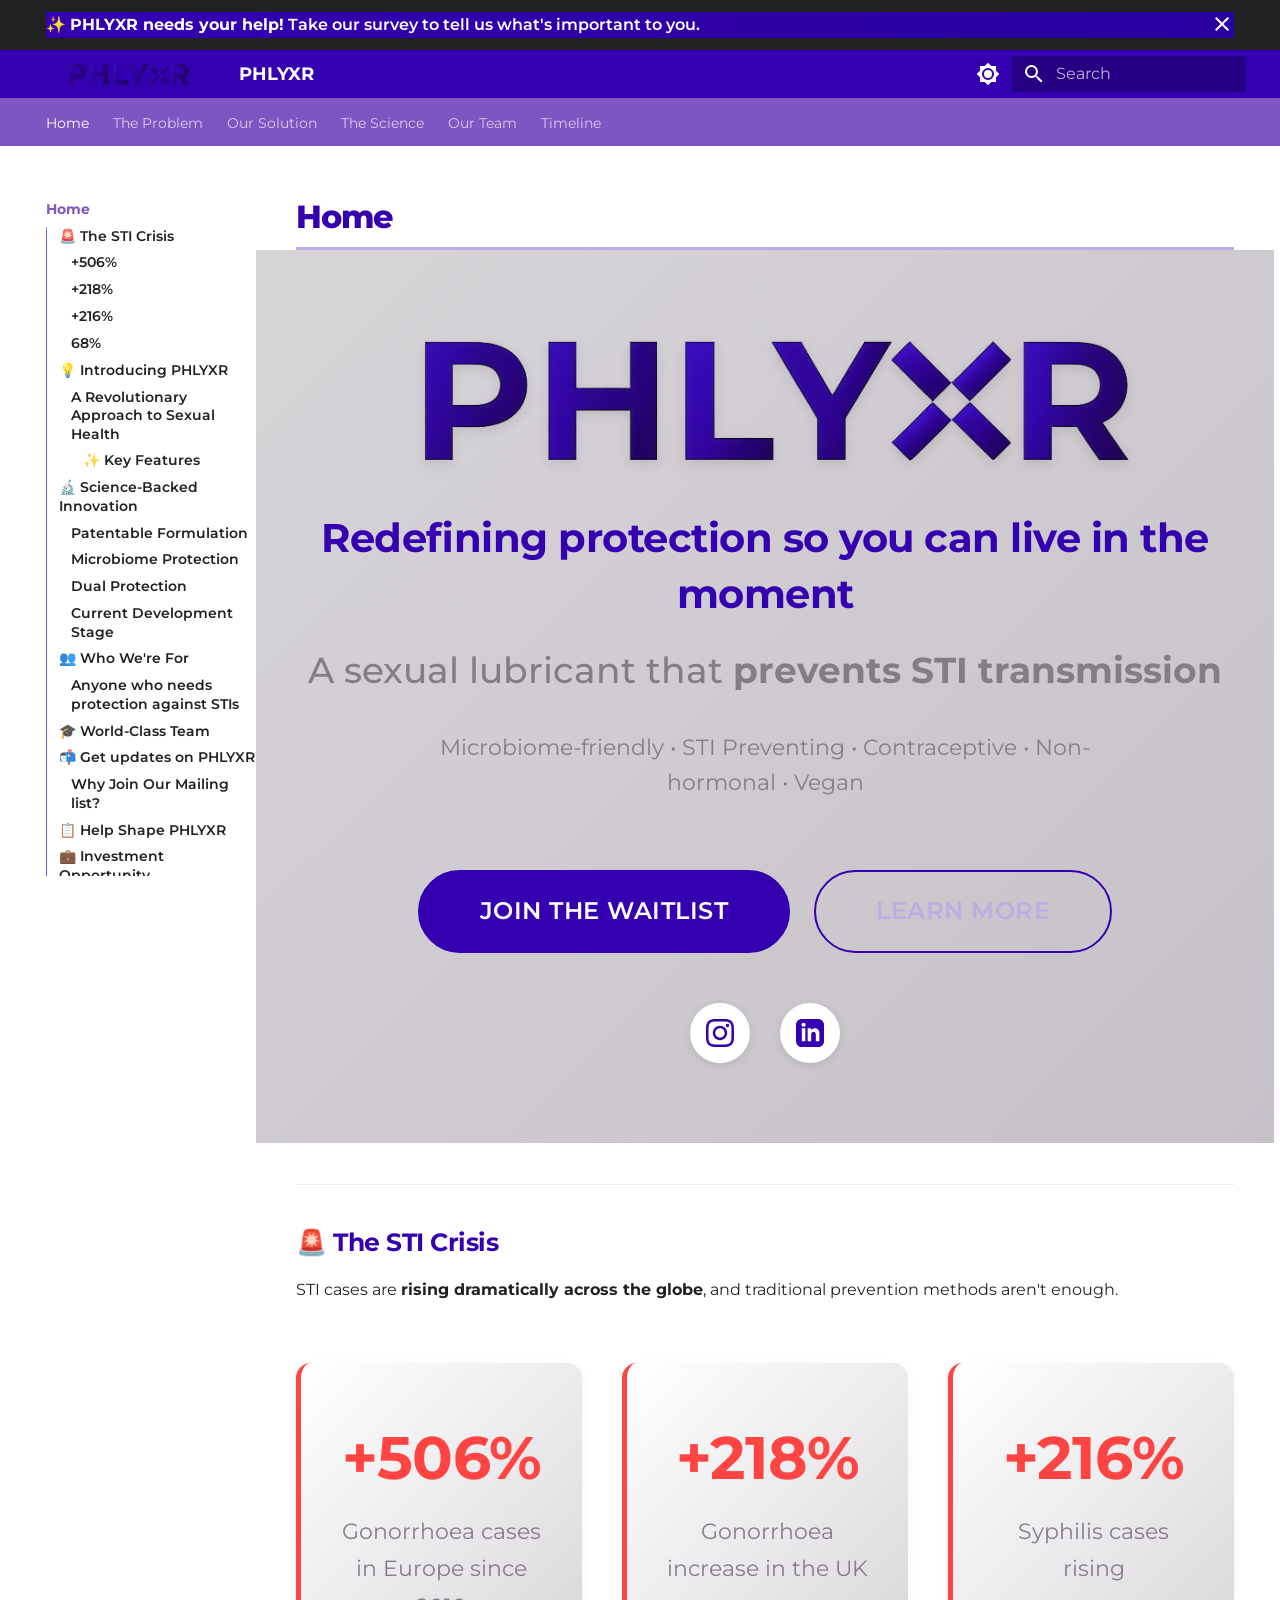
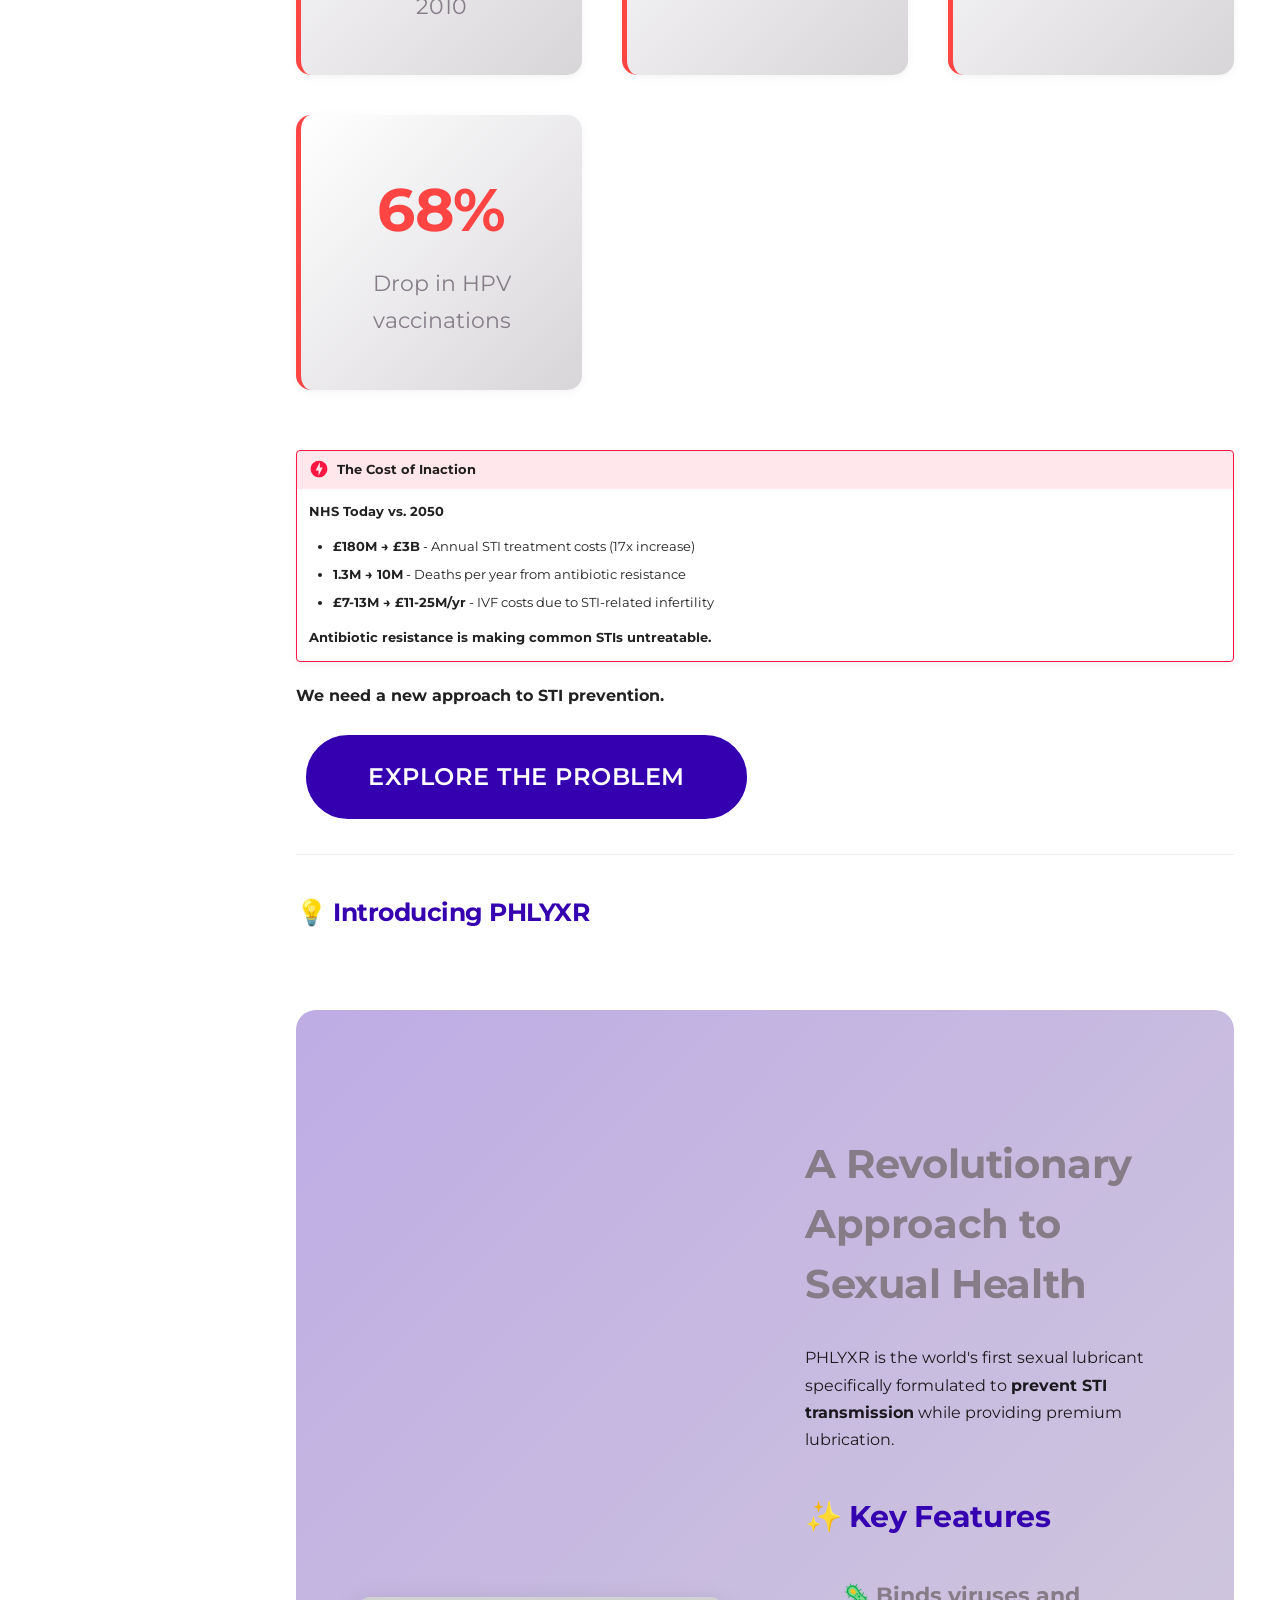
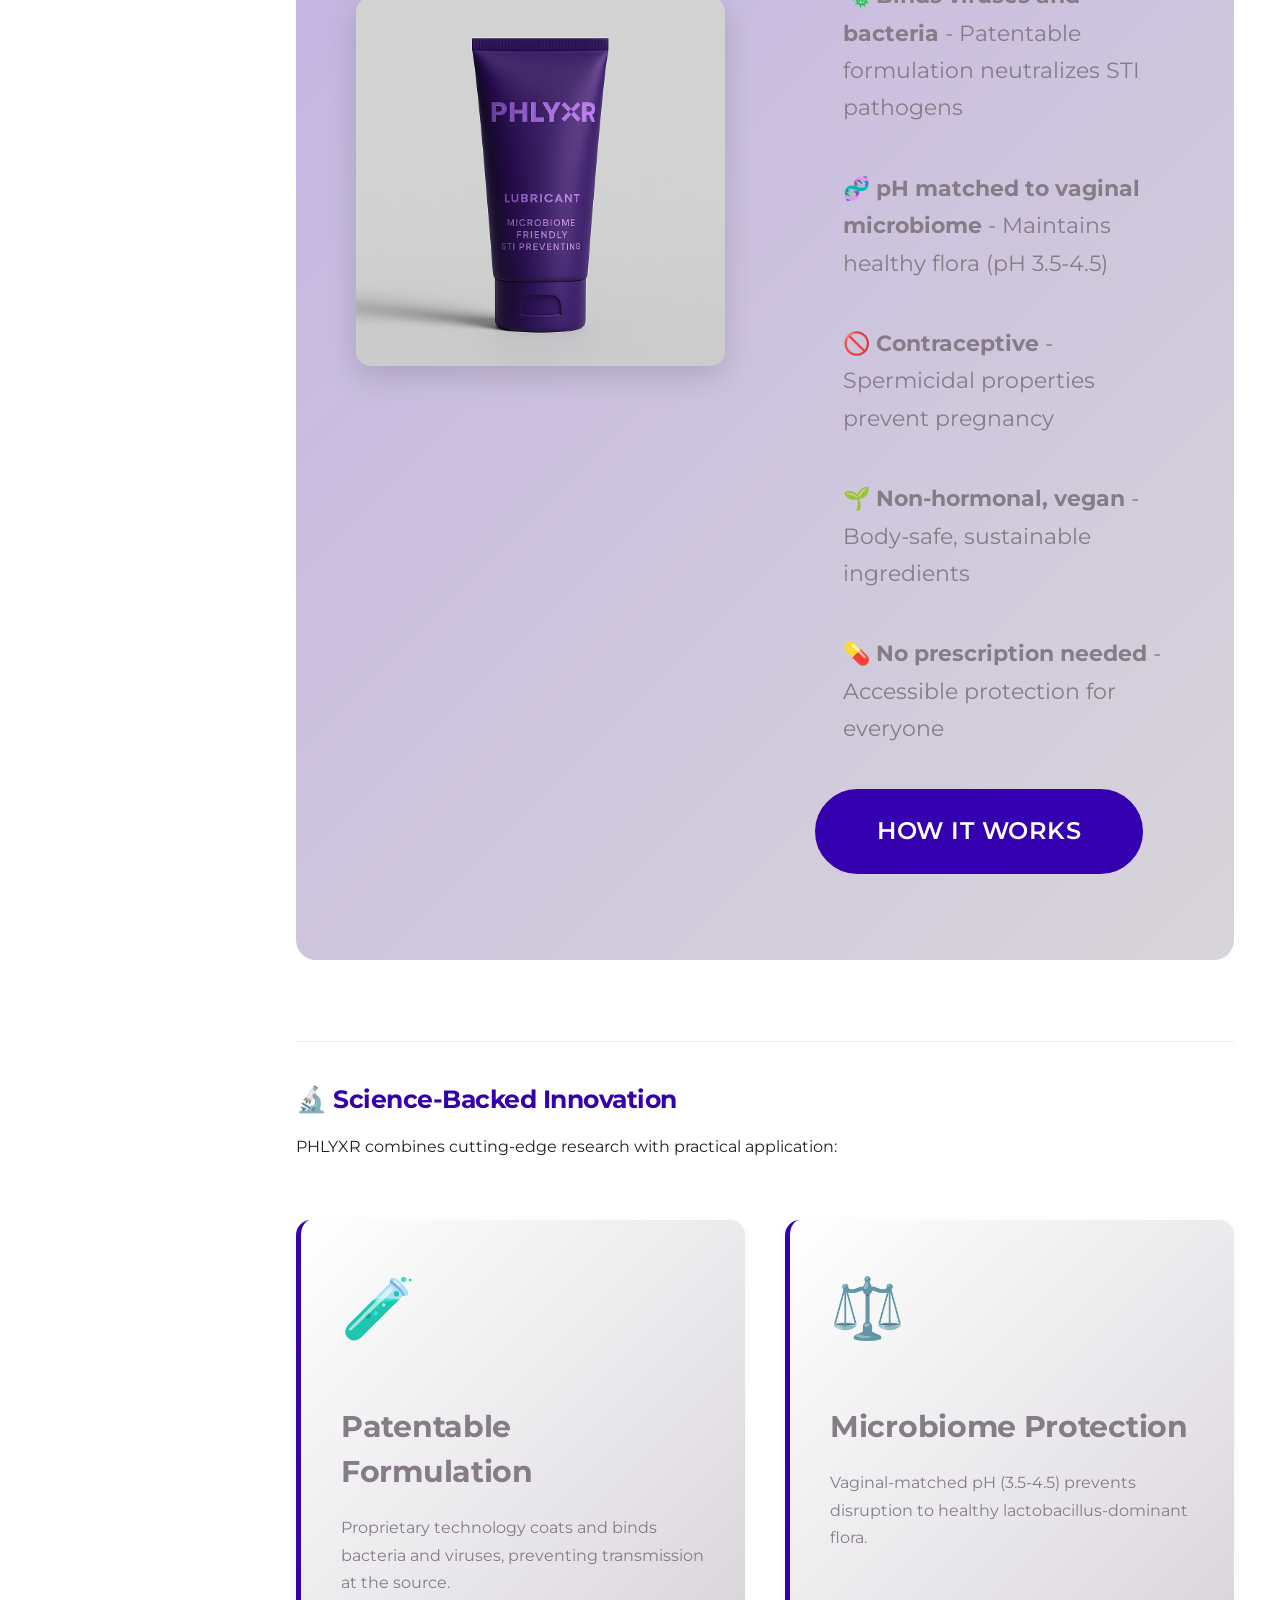
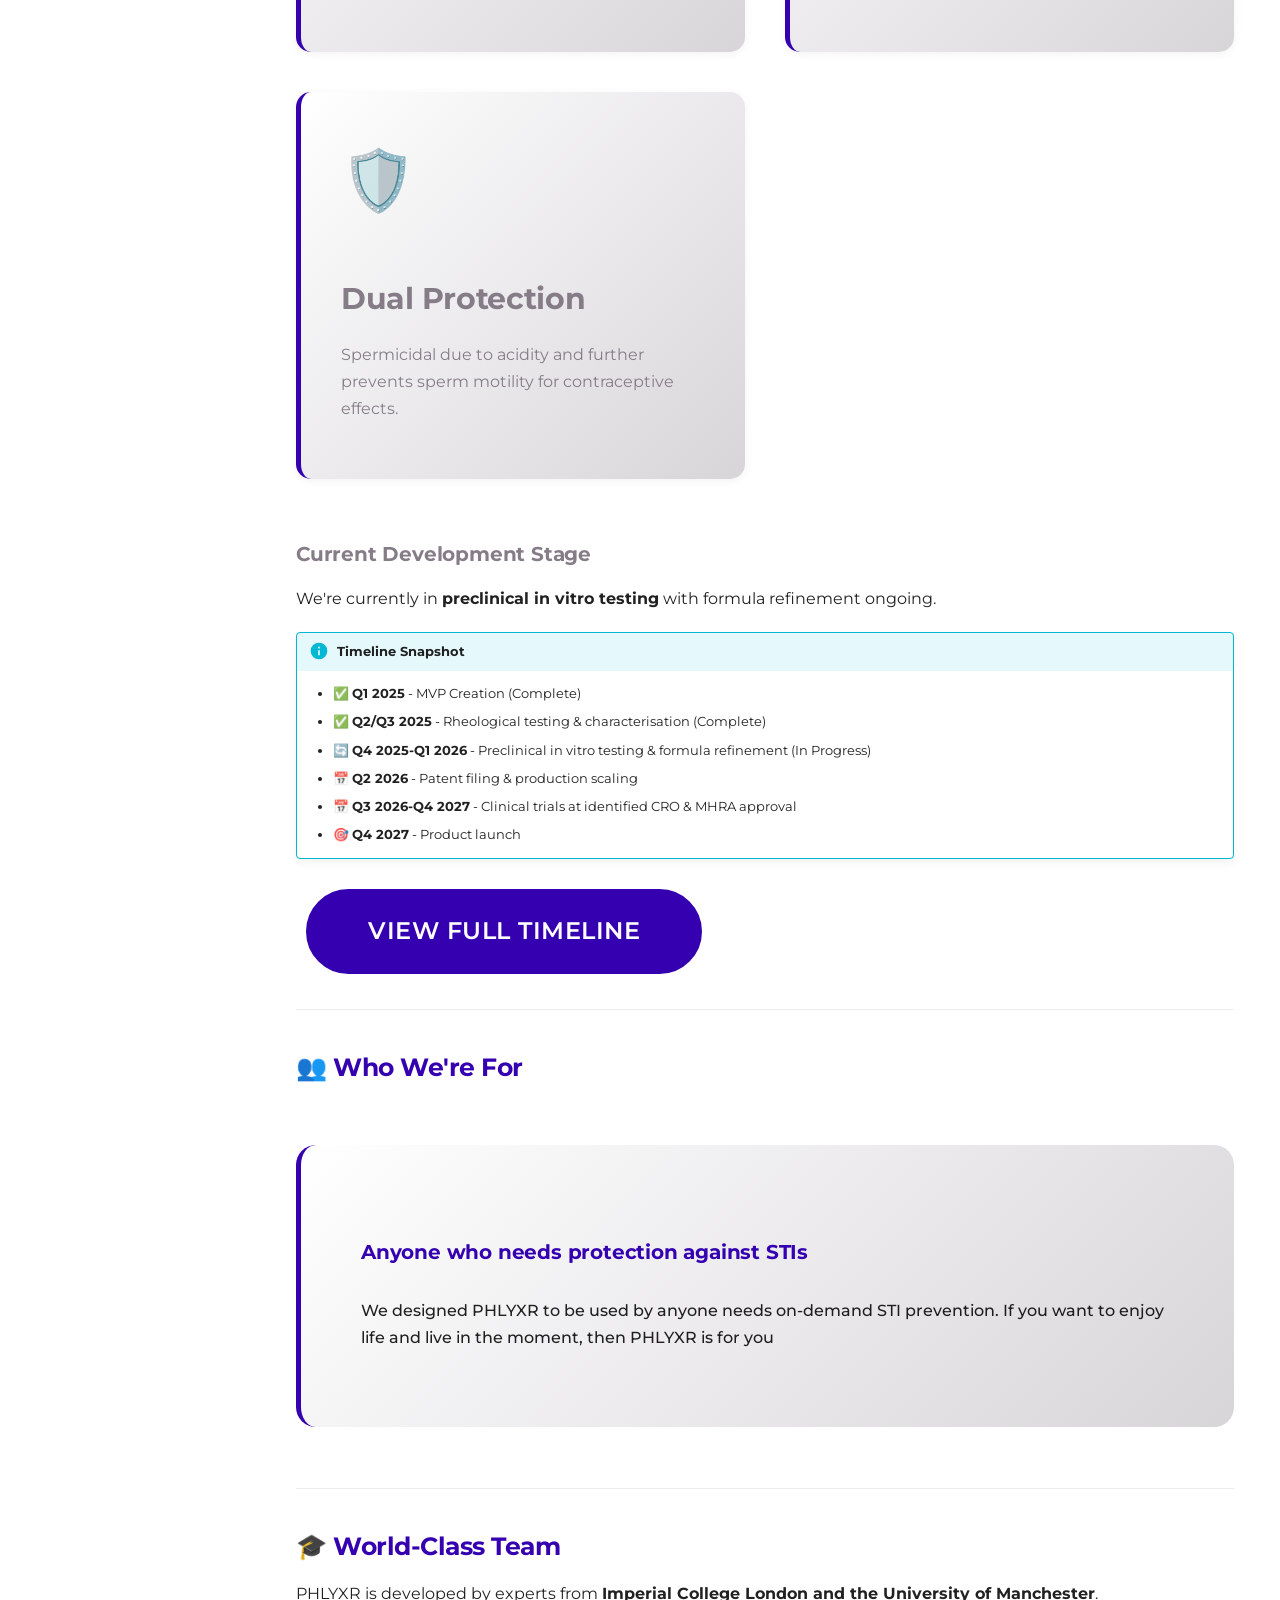
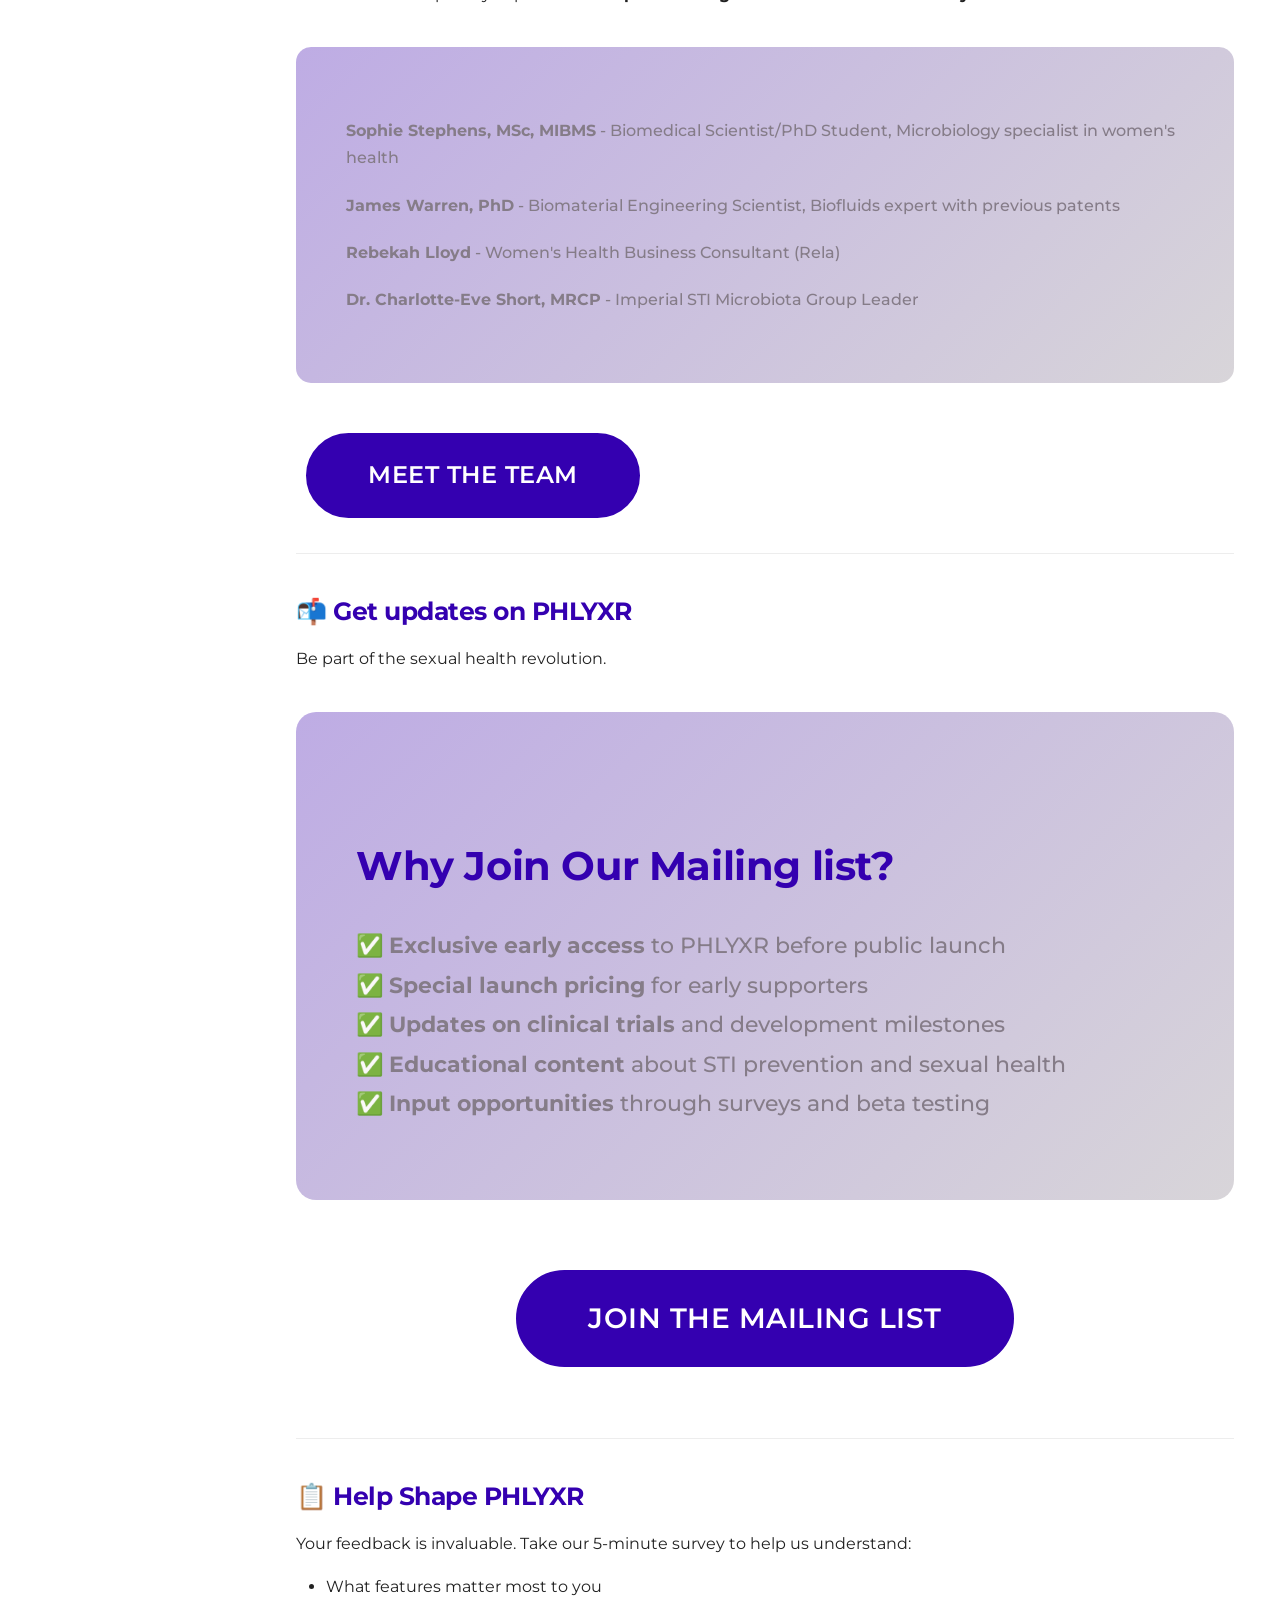
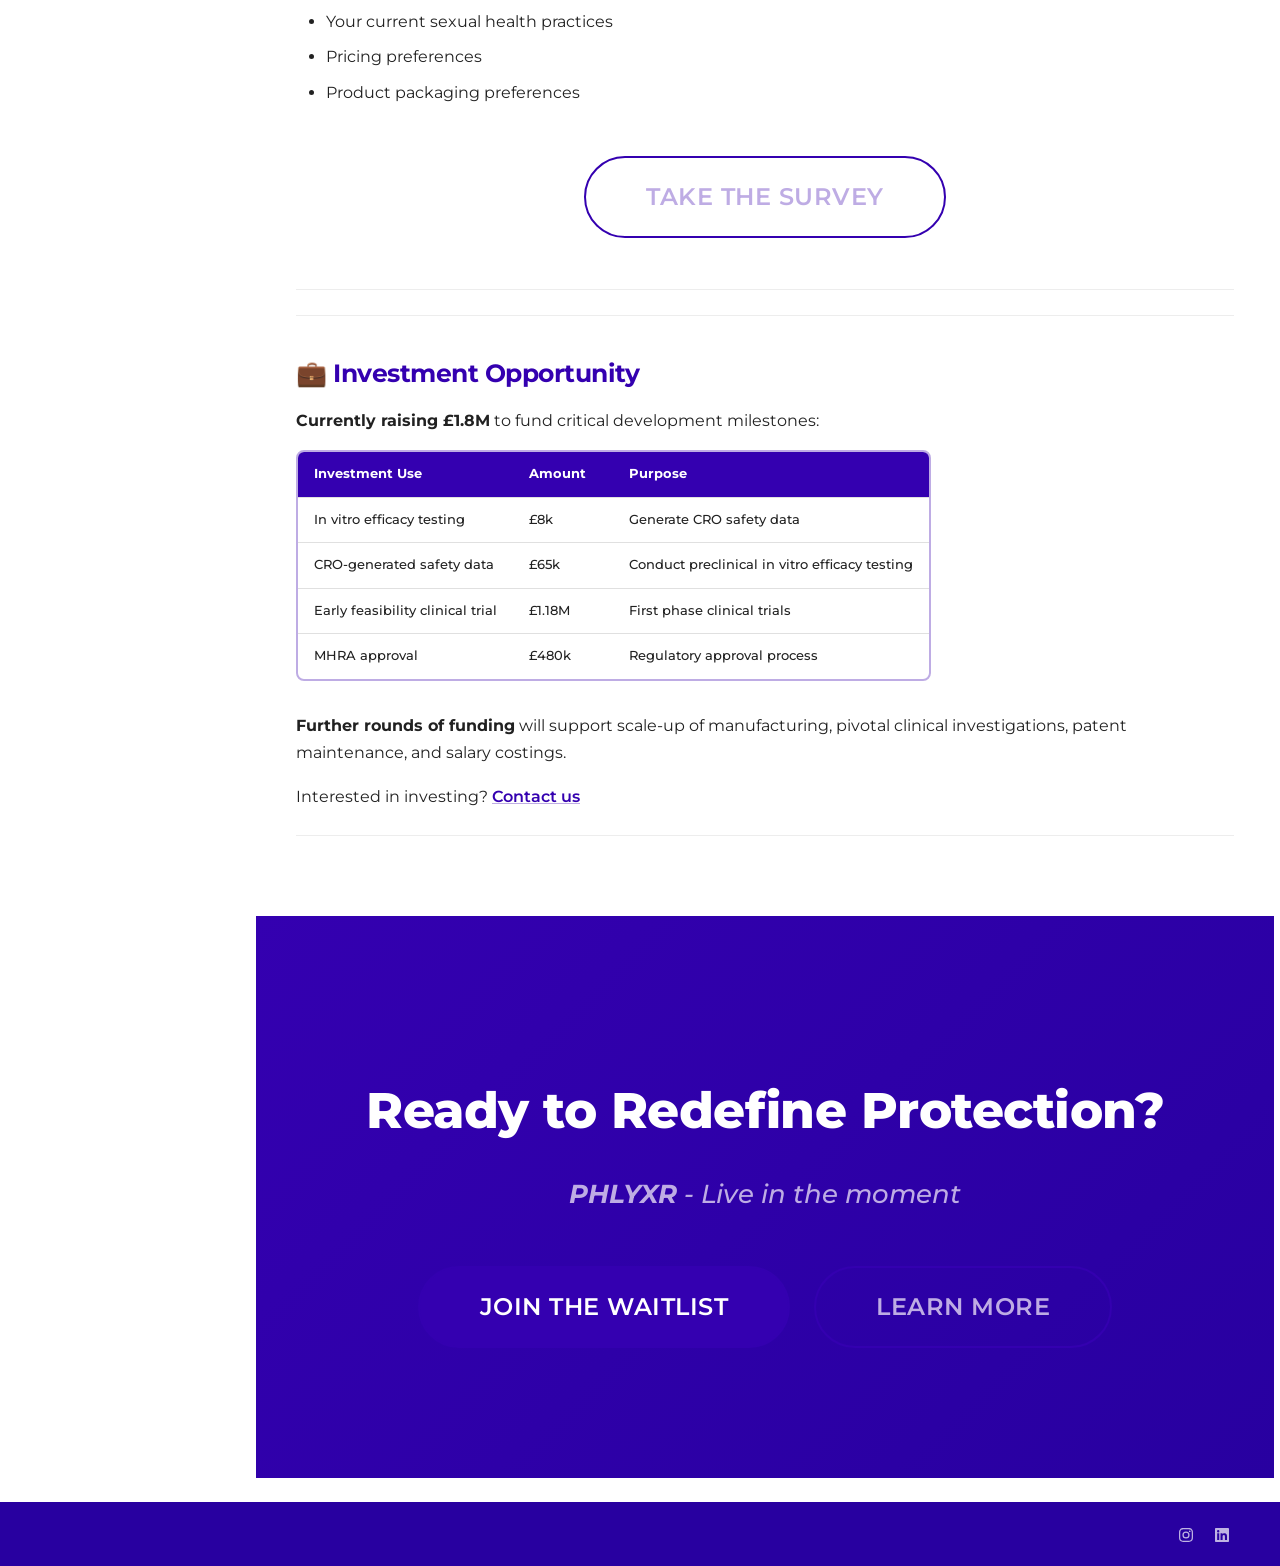
<file: site/index.html>
<!doctype html>
<html lang="en" class="no-js">
  <head>
    
      <meta charset="utf-8">
      <meta name="viewport" content="width=device-width,initial-scale=1">
      
        <meta name="description" content="A sexual lubricant that prevents STI transmission. Redefining protection so you can live in the moment.">
      
      
        <meta name="author" content="PHLYXR Team">
      
      
        <link rel="canonical" href="https://phlyxr.com/">
      
      
      
        <link rel="next" href="the-problem/">
      
      
        
      
      
      <link rel="icon" href="assets/favicon.ico">
      <meta name="generator" content="mkdocs-1.6.1, mkdocs-material-9.7.1">
    
    
      
        <title>PHLYXR</title>
      
    
    
      <link rel="stylesheet" href="assets/stylesheets/main.484c7ddc.min.css">
      
        
        <link rel="stylesheet" href="assets/stylesheets/palette.ab4e12ef.min.css">
      
      


    
    
      
    
    
      
        
        
        <link rel="preconnect" href="https://fonts.gstatic.com" crossorigin>
        <link rel="stylesheet" href="https://fonts.googleapis.com/css?family=Montserrat:300,300i,400,400i,700,700i%7CRoboto+Mono:400,400i,700,700i&display=fallback">
        <style>:root{--md-text-font:"Montserrat";--md-code-font:"Roboto Mono"}</style>
      
    
    
      <link rel="stylesheet" href="stylesheets/extra.css">
    
    <script>__md_scope=new URL(".",location),__md_hash=e=>[...e].reduce(((e,_)=>(e<<5)-e+_.charCodeAt(0)),0),__md_get=(e,_=localStorage,t=__md_scope)=>JSON.parse(_.getItem(t.pathname+"."+e)),__md_set=(e,_,t=localStorage,a=__md_scope)=>{try{t.setItem(a.pathname+"."+e,JSON.stringify(_))}catch(e){}}</script>
    
      

    
    
  </head>
  
  
    
    
      
    
    
    
    
    <body dir="ltr" data-md-color-scheme="default" data-md-color-primary="deep-purple" data-md-color-accent="deep-purple">
  
    
    <input class="md-toggle" data-md-toggle="drawer" type="checkbox" id="__drawer" autocomplete="off">
    <input class="md-toggle" data-md-toggle="search" type="checkbox" id="__search" autocomplete="off">
    <label class="md-overlay" for="__drawer"></label>
    <div data-md-component="skip">
      
        
        <a href="#learn-more" class="md-skip">
          Skip to content
        </a>
      
    </div>
    <div data-md-component="announce">
      
        <aside class="md-banner">
          <div class="md-banner__inner md-grid md-typeset">
            
              <button class="md-banner__button md-icon" aria-label="Don't show this again">
                
                <svg xmlns="http://www.w3.org/2000/svg" viewBox="0 0 24 24"><path d="M19 6.41 17.59 5 12 10.59 6.41 5 5 6.41 10.59 12 5 17.59 6.41 19 12 13.41 17.59 19 19 17.59 13.41 12z"/></svg>
              </button>
            
            
<style>.md-announce {
    background: linear-gradient(90deg, #3400B0 0%, #2800A0 100%);
    font-family: 'Montserrat', sans-serif;
  }
</style>
<div class="md-announce">
  <div class="md-announce__inner md-grid md-typeset">
    ✨ <strong>PHLYXR needs your help!</strong> Take our survey to tell us what's important to you.
  </div>
</div>

          </div>
          
            <script>var el=document.querySelector("[data-md-component=announce]");if(el){var content=el.querySelector(".md-typeset");__md_hash(content.innerHTML)===__md_get("__announce")&&(el.hidden=!0)}</script>
          
        </aside>
      
    </div>
    
    
      

<header class="md-header" data-md-component="header">
  <nav class="md-header__inner md-grid" aria-label="Header">
    <a href="." title="PHLYXR" class="md-header__button md-logo" aria-label="PHLYXR" data-md-component="logo">
      
  <img src="assets/logo.png" alt="logo">

    </a>
    <label class="md-header__button md-icon" for="__drawer">
      
      <svg xmlns="http://www.w3.org/2000/svg" viewBox="0 0 24 24"><path d="M3 6h18v2H3zm0 5h18v2H3zm0 5h18v2H3z"/></svg>
    </label>
    <div class="md-header__title" data-md-component="header-title">
      <div class="md-header__ellipsis">
        <div class="md-header__topic">
          <span class="md-ellipsis">
            PHLYXR
          </span>
        </div>
        <div class="md-header__topic" data-md-component="header-topic">
          <span class="md-ellipsis">
            
              Home
            
          </span>
        </div>
      </div>
    </div>
    
      
        <form class="md-header__option" data-md-component="palette">
  
    
    
    
    <input class="md-option" data-md-color-media="" data-md-color-scheme="default" data-md-color-primary="deep-purple" data-md-color-accent="deep-purple"  aria-label="Switch to dark mode"  type="radio" name="__palette" id="__palette_0">
    
      <label class="md-header__button md-icon" title="Switch to dark mode" for="__palette_1" hidden>
        <svg xmlns="http://www.w3.org/2000/svg" viewBox="0 0 24 24"><path d="M12 8a4 4 0 0 0-4 4 4 4 0 0 0 4 4 4 4 0 0 0 4-4 4 4 0 0 0-4-4m0 10a6 6 0 0 1-6-6 6 6 0 0 1 6-6 6 6 0 0 1 6 6 6 6 0 0 1-6 6m8-9.31V4h-4.69L12 .69 8.69 4H4v4.69L.69 12 4 15.31V20h4.69L12 23.31 15.31 20H20v-4.69L23.31 12z"/></svg>
      </label>
    
  
    
    
    
    <input class="md-option" data-md-color-media="" data-md-color-scheme="slate" data-md-color-primary="deep-purple" data-md-color-accent="deep-purple"  aria-label="Switch to light mode"  type="radio" name="__palette" id="__palette_1">
    
      <label class="md-header__button md-icon" title="Switch to light mode" for="__palette_0" hidden>
        <svg xmlns="http://www.w3.org/2000/svg" viewBox="0 0 24 24"><path d="M12 18c-.89 0-1.74-.2-2.5-.55C11.56 16.5 13 14.42 13 12s-1.44-4.5-3.5-5.45C10.26 6.2 11.11 6 12 6a6 6 0 0 1 6 6 6 6 0 0 1-6 6m8-9.31V4h-4.69L12 .69 8.69 4H4v4.69L.69 12 4 15.31V20h4.69L12 23.31 15.31 20H20v-4.69L23.31 12z"/></svg>
      </label>
    
  
</form>
      
    
    
      <script>var palette=__md_get("__palette");if(palette&&palette.color){if("(prefers-color-scheme)"===palette.color.media){var media=matchMedia("(prefers-color-scheme: light)"),input=document.querySelector(media.matches?"[data-md-color-media='(prefers-color-scheme: light)']":"[data-md-color-media='(prefers-color-scheme: dark)']");palette.color.media=input.getAttribute("data-md-color-media"),palette.color.scheme=input.getAttribute("data-md-color-scheme"),palette.color.primary=input.getAttribute("data-md-color-primary"),palette.color.accent=input.getAttribute("data-md-color-accent")}for(var[key,value]of Object.entries(palette.color))document.body.setAttribute("data-md-color-"+key,value)}</script>
    
    
    
      
      
        <label class="md-header__button md-icon" for="__search">
          
          <svg xmlns="http://www.w3.org/2000/svg" viewBox="0 0 24 24"><path d="M9.5 3A6.5 6.5 0 0 1 16 9.5c0 1.61-.59 3.09-1.56 4.23l.27.27h.79l5 5-1.5 1.5-5-5v-.79l-.27-.27A6.52 6.52 0 0 1 9.5 16 6.5 6.5 0 0 1 3 9.5 6.5 6.5 0 0 1 9.5 3m0 2C7 5 5 7 5 9.5S7 14 9.5 14 14 12 14 9.5 12 5 9.5 5"/></svg>
        </label>
        <div class="md-search" data-md-component="search" role="dialog">
  <label class="md-search__overlay" for="__search"></label>
  <div class="md-search__inner" role="search">
    <form class="md-search__form" name="search">
      <input type="text" class="md-search__input" name="query" aria-label="Search" placeholder="Search" autocapitalize="off" autocorrect="off" autocomplete="off" spellcheck="false" data-md-component="search-query" required>
      <label class="md-search__icon md-icon" for="__search">
        
        <svg xmlns="http://www.w3.org/2000/svg" viewBox="0 0 24 24"><path d="M9.5 3A6.5 6.5 0 0 1 16 9.5c0 1.61-.59 3.09-1.56 4.23l.27.27h.79l5 5-1.5 1.5-5-5v-.79l-.27-.27A6.52 6.52 0 0 1 9.5 16 6.5 6.5 0 0 1 3 9.5 6.5 6.5 0 0 1 9.5 3m0 2C7 5 5 7 5 9.5S7 14 9.5 14 14 12 14 9.5 12 5 9.5 5"/></svg>
        
        <svg xmlns="http://www.w3.org/2000/svg" viewBox="0 0 24 24"><path d="M20 11v2H8l5.5 5.5-1.42 1.42L4.16 12l7.92-7.92L13.5 5.5 8 11z"/></svg>
      </label>
      <nav class="md-search__options" aria-label="Search">
        
        <button type="reset" class="md-search__icon md-icon" title="Clear" aria-label="Clear" tabindex="-1">
          
          <svg xmlns="http://www.w3.org/2000/svg" viewBox="0 0 24 24"><path d="M19 6.41 17.59 5 12 10.59 6.41 5 5 6.41 10.59 12 5 17.59 6.41 19 12 13.41 17.59 19 19 17.59 13.41 12z"/></svg>
        </button>
      </nav>
      
        <div class="md-search__suggest" data-md-component="search-suggest"></div>
      
    </form>
    <div class="md-search__output">
      <div class="md-search__scrollwrap" tabindex="0" data-md-scrollfix>
        <div class="md-search-result" data-md-component="search-result">
          <div class="md-search-result__meta">
            Initializing search
          </div>
          <ol class="md-search-result__list" role="presentation"></ol>
        </div>
      </div>
    </div>
  </div>
</div>
      
    
    
  </nav>
  
</header>
    
    <div class="md-container" data-md-component="container">
      
      
        
          
            
<nav class="md-tabs" aria-label="Tabs" data-md-component="tabs">
  <div class="md-grid">
    <ul class="md-tabs__list">
      
        
  
  
  
    
  
  
    <li class="md-tabs__item md-tabs__item--active">
      <a href="." class="md-tabs__link">
        
  
  
    
  
  Home

      </a>
    </li>
  

      
        
  
  
  
  
    <li class="md-tabs__item">
      <a href="the-problem/" class="md-tabs__link">
        
  
  
    
  
  The Problem

      </a>
    </li>
  

      
        
  
  
  
  
    <li class="md-tabs__item">
      <a href="our-solution/" class="md-tabs__link">
        
  
  
    
  
  Our Solution

      </a>
    </li>
  

      
        
  
  
  
  
    <li class="md-tabs__item">
      <a href="science/" class="md-tabs__link">
        
  
  
    
  
  The Science

      </a>
    </li>
  

      
        
  
  
  
  
    <li class="md-tabs__item">
      <a href="team/" class="md-tabs__link">
        
  
  
    
  
  Our Team

      </a>
    </li>
  

      
        
  
  
  
  
    <li class="md-tabs__item">
      <a href="timeline/" class="md-tabs__link">
        
  
  
    
  
  Timeline

      </a>
    </li>
  

      
    </ul>
  </div>
</nav>
          
        
      
      <main class="md-main" data-md-component="main">
        <div class="md-main__inner md-grid">
          
            
              
              <div class="md-sidebar md-sidebar--primary" data-md-component="sidebar" data-md-type="navigation" >
                <div class="md-sidebar__scrollwrap">
                  <div class="md-sidebar__inner">
                    


  


  

<nav class="md-nav md-nav--primary md-nav--lifted md-nav--integrated" aria-label="Navigation" data-md-level="0">
  <label class="md-nav__title" for="__drawer">
    <a href="." title="PHLYXR" class="md-nav__button md-logo" aria-label="PHLYXR" data-md-component="logo">
      
  <img src="assets/logo.png" alt="logo">

    </a>
    PHLYXR
  </label>
  
  <ul class="md-nav__list" data-md-scrollfix>
    
      
      
  
  
    
  
  
  
    <li class="md-nav__item md-nav__item--active">
      
      <input class="md-nav__toggle md-toggle" type="checkbox" id="__toc">
      
      
      
        <label class="md-nav__link md-nav__link--active" for="__toc">
          
  
  
  <span class="md-ellipsis">
    
  
    Home
  

    
  </span>
  
  

          <span class="md-nav__icon md-icon"></span>
        </label>
      
      <a href="." class="md-nav__link md-nav__link--active">
        
  
  
  <span class="md-ellipsis">
    
  
    Home
  

    
  </span>
  
  

      </a>
      
        

<nav class="md-nav md-nav--secondary" aria-label="Table of contents">
  
  
  
  
    <label class="md-nav__title" for="__toc">
      <span class="md-nav__icon md-icon"></span>
      Table of contents
    </label>
    <ul class="md-nav__list" data-md-component="toc" data-md-scrollfix>
      
        <li class="md-nav__item">
  <a href="#learn-more" class="md-nav__link">
    <span class="md-ellipsis">
      
        🚨 The STI Crisis
      
    </span>
  </a>
  
    <nav class="md-nav" aria-label="🚨 The STI Crisis">
      <ul class="md-nav__list">
        
          <li class="md-nav__item">
  <a href="#506" class="md-nav__link">
    <span class="md-ellipsis">
      
        +506%
      
    </span>
  </a>
  
</li>
        
          <li class="md-nav__item">
  <a href="#218" class="md-nav__link">
    <span class="md-ellipsis">
      
        +218%
      
    </span>
  </a>
  
</li>
        
          <li class="md-nav__item">
  <a href="#216" class="md-nav__link">
    <span class="md-ellipsis">
      
        +216%
      
    </span>
  </a>
  
</li>
        
          <li class="md-nav__item">
  <a href="#68" class="md-nav__link">
    <span class="md-ellipsis">
      
        68%
      
    </span>
  </a>
  
</li>
        
      </ul>
    </nav>
  
</li>
      
        <li class="md-nav__item">
  <a href="#introducing-phlyxr" class="md-nav__link">
    <span class="md-ellipsis">
      
        💡 Introducing PHLYXR
      
    </span>
  </a>
  
    <nav class="md-nav" aria-label="💡 Introducing PHLYXR">
      <ul class="md-nav__list">
        
          <li class="md-nav__item">
  <a href="#a-revolutionary-approach-to-sexual-health" class="md-nav__link">
    <span class="md-ellipsis">
      
        A Revolutionary Approach to Sexual Health
      
    </span>
  </a>
  
    <nav class="md-nav" aria-label="A Revolutionary Approach to Sexual Health">
      <ul class="md-nav__list">
        
          <li class="md-nav__item">
  <a href="#key-features" class="md-nav__link">
    <span class="md-ellipsis">
      
        ✨ Key Features
      
    </span>
  </a>
  
</li>
        
      </ul>
    </nav>
  
</li>
        
      </ul>
    </nav>
  
</li>
      
        <li class="md-nav__item">
  <a href="#science-backed-innovation" class="md-nav__link">
    <span class="md-ellipsis">
      
        🔬 Science-Backed Innovation
      
    </span>
  </a>
  
    <nav class="md-nav" aria-label="🔬 Science-Backed Innovation">
      <ul class="md-nav__list">
        
          <li class="md-nav__item">
  <a href="#patentable-formulation" class="md-nav__link">
    <span class="md-ellipsis">
      
        Patentable Formulation
      
    </span>
  </a>
  
</li>
        
          <li class="md-nav__item">
  <a href="#microbiome-protection" class="md-nav__link">
    <span class="md-ellipsis">
      
        Microbiome Protection
      
    </span>
  </a>
  
</li>
        
          <li class="md-nav__item">
  <a href="#dual-protection" class="md-nav__link">
    <span class="md-ellipsis">
      
        Dual Protection
      
    </span>
  </a>
  
</li>
        
          <li class="md-nav__item">
  <a href="#current-development-stage" class="md-nav__link">
    <span class="md-ellipsis">
      
        Current Development Stage
      
    </span>
  </a>
  
</li>
        
      </ul>
    </nav>
  
</li>
      
        <li class="md-nav__item">
  <a href="#who-were-for" class="md-nav__link">
    <span class="md-ellipsis">
      
        👥 Who We're For
      
    </span>
  </a>
  
    <nav class="md-nav" aria-label="👥 Who We&#39;re For">
      <ul class="md-nav__list">
        
          <li class="md-nav__item">
  <a href="#anyone-who-needs-protection-against-stis" class="md-nav__link">
    <span class="md-ellipsis">
      
        Anyone who needs protection against STIs
      
    </span>
  </a>
  
</li>
        
      </ul>
    </nav>
  
</li>
      
        <li class="md-nav__item">
  <a href="#world-class-team" class="md-nav__link">
    <span class="md-ellipsis">
      
        🎓 World-Class Team
      
    </span>
  </a>
  
</li>
      
        <li class="md-nav__item">
  <a href="#mailinglist" class="md-nav__link">
    <span class="md-ellipsis">
      
        📬 Get updates on PHLYXR
      
    </span>
  </a>
  
    <nav class="md-nav" aria-label="📬 Get updates on PHLYXR">
      <ul class="md-nav__list">
        
          <li class="md-nav__item">
  <a href="#why-join-our-mailing-list" class="md-nav__link">
    <span class="md-ellipsis">
      
        Why Join Our Mailing list?
      
    </span>
  </a>
  
</li>
        
      </ul>
    </nav>
  
</li>
      
        <li class="md-nav__item">
  <a href="#help-shape-phlyxr" class="md-nav__link">
    <span class="md-ellipsis">
      
        📋 Help Shape PHLYXR
      
    </span>
  </a>
  
</li>
      
        <li class="md-nav__item">
  <a href="#investment-opportunity" class="md-nav__link">
    <span class="md-ellipsis">
      
        💼 Investment Opportunity
      
    </span>
  </a>
  
</li>
      
        <li class="md-nav__item">
  <a href="#ready-to-redefine-protection" class="md-nav__link">
    <span class="md-ellipsis">
      
        Ready to Redefine Protection?
      
    </span>
  </a>
  
</li>
      
    </ul>
  
</nav>
      
    </li>
  

    
      
      
  
  
  
  
    <li class="md-nav__item">
      <a href="the-problem/" class="md-nav__link">
        
  
  
  <span class="md-ellipsis">
    
  
    The Problem
  

    
  </span>
  
  

      </a>
    </li>
  

    
      
      
  
  
  
  
    <li class="md-nav__item">
      <a href="our-solution/" class="md-nav__link">
        
  
  
  <span class="md-ellipsis">
    
  
    Our Solution
  

    
  </span>
  
  

      </a>
    </li>
  

    
      
      
  
  
  
  
    <li class="md-nav__item">
      <a href="science/" class="md-nav__link">
        
  
  
  <span class="md-ellipsis">
    
  
    The Science
  

    
  </span>
  
  

      </a>
    </li>
  

    
      
      
  
  
  
  
    <li class="md-nav__item">
      <a href="team/" class="md-nav__link">
        
  
  
  <span class="md-ellipsis">
    
  
    Our Team
  

    
  </span>
  
  

      </a>
    </li>
  

    
      
      
  
  
  
  
    <li class="md-nav__item">
      <a href="timeline/" class="md-nav__link">
        
  
  
  <span class="md-ellipsis">
    
  
    Timeline
  

    
  </span>
  
  

      </a>
    </li>
  

    
  </ul>
</nav>
                  </div>
                </div>
              </div>
            
            
          
          
            <div class="md-content" data-md-component="content">
              
              <article class="md-content__inner md-typeset">
                
                  



  <h1>Home</h1>

<div class="hero-section">

<img src="assets/logo.png" alt="PHLYXR Logo" class="phlyxr-logo-img fade-in">

<div class="hero-tagline fade-in"><strong>Redefining protection so you can live in the moment</strong></div>

<div class="hero-subtitle fade-in">
A sexual lubricant that <strong>prevents STI transmission</strong>
</div>

<div class="hero-description fade-in">
Microbiome-friendly • STI Preventing • Contraceptive • Non-hormonal • Vegan
</div>

<div class="fade-in">
<a href="#waitlist" class="cta-button">Join the Waitlist</a>
<a href="#learn-more" class="cta-button secondary">Learn More</a>
</div>

<div class="social-links fade-in">
<a href="https://www.instagram.com/phlyxr/" target="_blank" aria-label="Instagram">
<svg xmlns="http://www.w3.org/2000/svg" width="28" height="28" viewBox="0 0 24 24" fill="currentColor"><path d="M12 2.163c3.204 0 3.584.012 4.85.07 3.252.148 4.771 1.691 4.919 4.919.058 1.265.069 1.645.069 4.849 0 3.205-.012 3.584-.069 4.849-.149 3.225-1.664 4.771-4.919 4.919-1.266.058-1.644.07-4.85.07-3.204 0-3.584-.012-4.849-.07-3.26-.149-4.771-1.699-4.919-4.92-.058-1.265-.07-1.644-.07-4.849 0-3.204.013-3.583.07-4.849.149-3.227 1.664-4.771 4.919-4.919 1.266-.057 1.645-.069 4.849-.069zm0-2.163c-3.259 0-3.667.014-4.947.072-4.358.2-6.78 2.618-6.98 6.98-.059 1.281-.073 1.689-.073 4.948 0 3.259.014 3.668.072 4.948.2 4.358 2.618 6.78 6.98 6.98 1.281.058 1.689.072 4.948.072 3.259 0 3.668-.014 4.948-.072 4.354-.2 6.782-2.618 6.979-6.98.059-1.28.073-1.689.073-4.948 0-3.259-.014-3.667-.072-4.947-.196-4.354-2.617-6.78-6.979-6.98-1.281-.059-1.69-.073-4.949-.073zm0 5.838c-3.403 0-6.162 2.759-6.162 6.162s2.759 6.163 6.162 6.163 6.162-2.759 6.162-6.163c0-3.403-2.759-6.162-6.162-6.162zm0 10.162c-2.209 0-4-1.79-4-4 0-2.209 1.791-4 4-4s4 1.791 4 4c0 2.21-1.791 4-4 4zm6.406-11.845c-.796 0-1.441.645-1.441 1.44s.645 1.44 1.441 1.44c.795 0 1.439-.645 1.439-1.44s-.644-1.44-1.439-1.44z"/></svg>
</a>
<a href="https://www.linkedin.com/company/phlyxr/" target="_blank" aria-label="LinkedIn">
<svg xmlns="http://www.w3.org/2000/svg" width="28" height="28" viewBox="0 0 24 24" fill="currentColor"><path d="M19 0h-14c-2.761 0-5 2.239-5 5v14c0 2.761 2.239 5 5 5h14c2.762 0 5-2.239 5-5v-14c0-2.761-2.238-5-5-5zm-11 19h-3v-11h3v11zm-1.5-12.268c-.966 0-1.75-.79-1.75-1.764s.784-1.764 1.75-1.764 1.75.79 1.75 1.764-.783 1.764-1.75 1.764zm13.5 12.268h-3v-5.604c0-3.368-4-3.113-4 0v5.604h-3v-11h3v1.765c1.396-2.586 7-2.777 7 2.476v6.759z"/></svg>
</a>
</div>

</div>

<hr />
<h2 id="learn-more">🚨 The STI Crisis</h2>
<p>STI cases are <strong>rising dramatically across the globe</strong>, and traditional prevention methods aren't enough.</p>
<div class="stats-grid">
<div class="stat-card urgent">
<h3 id="506"><strong>+506%</strong></h3>
<p>Gonorrhoea cases in Europe since 2010</p>
</div>
<div class="stat-card urgent">
<h3 id="218"><strong>+218%</strong></h3>
<p>Gonorrhoea increase in the UK</p>
</div>
<div class="stat-card urgent">
<h3 id="216"><strong>+216%</strong></h3>
<p>Syphilis cases rising</p>
</div>
<div class="stat-card urgent">
<h3 id="68"><strong>68%</strong></h3>
<p>Drop in HPV vaccinations</p>
</div>
</div>
<div class="admonition danger">
<p class="admonition-title">The Cost of Inaction</p>
<p><strong>NHS Today vs. 2050</strong></p>
<ul>
<li><strong>£180M → £3B</strong> - Annual STI treatment costs (17x increase)</li>
<li><strong>1.3M → 10M</strong> - Deaths per year from antibiotic resistance</li>
<li><strong>£7-13M → £11-25M/yr</strong> - IVF costs due to STI-related infertility</li>
</ul>
<p><strong>Antibiotic resistance is making common STIs untreatable.</strong></p>
</div>
<p><strong>We need a new approach to STI prevention.</strong></p>
<p><a class="cta-button" href="the-problem/">Explore the Problem</a></p>
<hr />
<h2 id="introducing-phlyxr">💡 Introducing PHLYXR</h2>
<div class="product-showcase">
<div class="product-image">
<img src="assets/mockup-1.png" alt="PHLYXR Product" class="mockup-image">
</div>
<div class="product-features">
<h3 id="a-revolutionary-approach-to-sexual-health"><strong>A Revolutionary Approach to Sexual Health</strong></h3>
<p>PHLYXR is the world's first sexual lubricant specifically formulated to <strong>prevent STI transmission</strong> while providing premium lubrication.</p>
<h4 id="key-features">✨ <strong>Key Features</strong></h4>
<ul>
<li><strong>🦠 Binds viruses and bacteria</strong> - Patentable formulation neutralizes STI pathogens</li>
<li><strong>🧬 pH matched to vaginal microbiome</strong> - Maintains healthy flora (pH 3.5-4.5)</li>
<li><strong>🚫 Contraceptive</strong> - Spermicidal properties prevent pregnancy</li>
<li><strong>🌱 Non-hormonal, vegan</strong> - Body-safe, sustainable ingredients</li>
<li><strong>💊 No prescription needed</strong> - Accessible protection for everyone</li>
</ul>
<p><a class="cta-button" href="our-solution/">How It Works</a></p>
</div>
</div>
<hr />
<h2 id="science-backed-innovation">🔬 Science-Backed Innovation</h2>
<p>PHLYXR combines cutting-edge research with practical application:</p>
<div class="feature-grid">
<div class="feature-card">
<div class="feature-icon">🧪</div>
<h3 id="patentable-formulation"><strong>Patentable Formulation</strong></h3>
<p>Proprietary technology coats and binds bacteria and viruses, preventing transmission at the source.</p>
</div>
<div class="feature-card">
<div class="feature-icon">⚖️</div>
<h3 id="microbiome-protection"><strong>Microbiome Protection</strong></h3>
<p>Vaginal-matched pH (3.5-4.5) prevents disruption to healthy lactobacillus-dominant flora.</p>
</div>
<div class="feature-card">
<div class="feature-icon">🛡️</div>
<h3 id="dual-protection"><strong>Dual Protection</strong></h3>
<p>Spermicidal due to acidity and further prevents sperm motility for contraceptive effects.</p>
</div>
</div>
<h3 id="current-development-stage"><strong>Current Development Stage</strong></h3>
<p>We're currently in <strong>preclinical in vitro testing</strong> with formula refinement ongoing.</p>
<div class="admonition info">
<p class="admonition-title">Timeline Snapshot</p>
<ul>
<li>✅ <strong>Q1 2025</strong> - MVP Creation (Complete)</li>
<li>✅ <strong>Q2/Q3 2025</strong> - Rheological testing &amp; characterisation (Complete)</li>
<li>🔄 <strong>Q4 2025-Q1 2026</strong> - Preclinical in vitro testing &amp; formula refinement (In Progress)</li>
<li>📅 <strong>Q2 2026</strong> - Patent filing &amp; production scaling</li>
<li>📅 <strong>Q3 2026-Q4 2027</strong> - Clinical trials at identified CRO &amp; MHRA approval</li>
<li>🎯 <strong>Q4 2027</strong> - Product launch</li>
</ul>
</div>
<p><a class="cta-button" href="timeline/" secondary="secondary">View Full Timeline</a></p>
<hr />
<h2 id="who-were-for">👥 Who We're For</h2>
<div class="target-audience">
<h3 id="anyone-who-needs-protection-against-stis"><strong>Anyone who needs protection against STIs</strong></h3>
<p>We designed PHLYXR to be used by anyone needs on-demand STI prevention. If you want to enjoy life and live in the moment, then PHLYXR is for you</p>
<!--Our research shows this demographic:

- 📊 Accounts for **>50%** of Chlamydia and Gonorrhoea cases (ages 15-24 in England, 2020)
- 💧 Purchases **more lubricant than condoms** (peak usage ages 25-34)
- 🌿 Seeks **non-hormonal, non-irritating** sexual health products
- 🔬 Values **science-backed** solutions
- 🏥 Most likely to attend sexual health services (ages 25-34) -->
</div>
<hr />
<h2 id="world-class-team">🎓 World-Class Team</h2>
<p>PHLYXR is developed by experts from <strong>Imperial College London and the University of Manchester</strong>.</p>
<div class="team-preview">
<p><strong>Sophie Stephens, MSc, MIBMS</strong> - Biomedical Scientist/PhD Student, Microbiology specialist in women's health</p>
<p><strong>James Warren, PhD</strong> - Biomaterial Engineering Scientist, Biofluids expert with previous patents</p>
<p><strong>Rebekah Lloyd</strong> - Women's Health Business Consultant (Rela)</p>
<p><strong>Dr. Charlotte-Eve Short, MRCP</strong> - Imperial STI Microbiota Group Leader</p>
</div>
<p><a class="cta-button" href="team/">Meet the Team</a></p>
<hr />
<h2 id="mailinglist">📬 Get updates on PHLYXR</h2>
<p>Be part of the sexual health revolution.</p>
<div class="waitlist-benefits">
<h3 id="why-join-our-mailing-list"><strong>Why Join Our Mailing list?</strong></h3>
<p>✅ <strong>Exclusive early access</strong> to PHLYXR before public launch<br />
✅ <strong>Special launch pricing</strong> for early supporters<br />
✅ <strong>Updates on clinical trials</strong> and development milestones<br />
✅ <strong>Educational content</strong> about STI prevention and sexual health<br />
✅ <strong>Input opportunities</strong> through surveys and beta testing</p>
</div>
<div style="text-align: center; margin: 3rem 0;">
<a href="https://forms.gle/3UL5G6cJibZKnsHC7" class="cta-button large" target="_blank">Join the Mailing list</a>
</div>

<hr />
<h2 id="help-shape-phlyxr">📋 Help Shape PHLYXR</h2>
<p>Your feedback is invaluable. Take our 5-minute survey to help us understand:</p>
<ul>
<li>What features matter most to you</li>
<li>Your current sexual health practices  </li>
<li>Pricing preferences</li>
<li>Product packaging preferences</li>
</ul>
<div style="text-align: center; margin: 2rem 0;">
<a href="https://forms.gle/your-survey-link" class="cta-button secondary" target="_blank">Take the Survey</a>
</div>

<hr />
<!--## 🤝 Strategic Partnerships

We're building connections with leading organizations:

<div class="partners-grid" markdown="1">

- **Crowdcube** - Crowdfunding platform
- **The Lowdown** - Women's health review platform
- **Unfabled** - Menstrual and hormone wellbeing marketplace
- **Boots** - Pharmacy retail partner
- **Reckitt** - Licensing opportunities

</div>
-->
<hr />
<h2 id="investment-opportunity">💼 Investment Opportunity</h2>
<p><strong>Currently raising £1.8M</strong> to fund critical development milestones:</p>
<table>
<thead>
<tr>
<th><strong>Investment Use</strong></th>
<th><strong>Amount</strong></th>
<th><strong>Purpose</strong></th>
</tr>
</thead>
<tbody>
<tr>
<td>In vitro efficacy testing</td>
<td>£8k</td>
<td>Generate CRO safety data</td>
</tr>
<tr>
<td>CRO-generated safety data</td>
<td>£65k</td>
<td>Conduct preclinical in vitro efficacy testing</td>
</tr>
<tr>
<td>Early feasibility clinical trial</td>
<td>£1.18M</td>
<td>First phase clinical trials</td>
</tr>
<tr>
<td>MHRA approval</td>
<td>£480k</td>
<td>Regulatory approval process</td>
</tr>
</tbody>
</table>
<p><strong>Further rounds of funding</strong> will support scale-up of manufacturing, pivotal clinical investigations, patent maintenance, and salary costings.</p>
<p>Interested in investing? <strong><a href="mailto:invest@phlyxr.com">Contact us</a></strong></p>
<hr />
<div class="footer-cta">
<h2 id="ready-to-redefine-protection">Ready to Redefine Protection?</h2>
<p><strong>PHLYXR</strong> - <em>Live in the moment</em></p>
<div style="text-align: center; margin: 2rem 0;">
<a href="#waitlist" class="cta-button">Join the Waitlist</a>
<a href="our-solution" class="cta-button secondary">Learn More</a>
</div>
</div>












                
              </article>
            </div>
          
          
<script>var target=document.getElementById(location.hash.slice(1));target&&target.name&&(target.checked=target.name.startsWith("__tabbed_"))</script>
        </div>
        
          <button type="button" class="md-top md-icon" data-md-component="top" hidden>
  
  <svg xmlns="http://www.w3.org/2000/svg" viewBox="0 0 24 24"><path d="M13 20h-2V8l-5.5 5.5-1.42-1.42L12 4.16l7.92 7.92-1.42 1.42L13 8z"/></svg>
  Back to top
</button>
        
      </main>
      
        <footer class="md-footer">
  
  <div class="md-footer-meta md-typeset">
    <div class="md-footer-meta__inner md-grid">
      <div class="md-copyright">
  
  
</div>
      
        
<div class="md-social">
  
    
    
    
    
    <a href="https://www.instagram.com/phlyxr/" target="_blank" rel="noopener" title="PHLYXR on Instagram" class="md-social__link">
      <svg xmlns="http://www.w3.org/2000/svg" viewBox="0 0 448 512"><!--! Font Awesome Free 7.1.0 by @fontawesome - https://fontawesome.com License - https://fontawesome.com/license/free (Icons: CC BY 4.0, Fonts: SIL OFL 1.1, Code: MIT License) Copyright 2025 Fonticons, Inc.--><path d="M224.3 141a115 115 0 1 0-.6 230 115 115 0 1 0 .6-230m-.6 40.4a74.6 74.6 0 1 1 .6 149.2 74.6 74.6 0 1 1-.6-149.2m93.4-45.1a26.8 26.8 0 1 1 53.6 0 26.8 26.8 0 1 1-53.6 0m129.7 27.2c-1.7-35.9-9.9-67.7-36.2-93.9-26.2-26.2-58-34.4-93.9-36.2-37-2.1-147.9-2.1-184.9 0-35.8 1.7-67.6 9.9-93.9 36.1s-34.4 58-36.2 93.9c-2.1 37-2.1 147.9 0 184.9 1.7 35.9 9.9 67.7 36.2 93.9s58 34.4 93.9 36.2c37 2.1 147.9 2.1 184.9 0 35.9-1.7 67.7-9.9 93.9-36.2 26.2-26.2 34.4-58 36.2-93.9 2.1-37 2.1-147.8 0-184.8M399 388c-7.8 19.6-22.9 34.7-42.6 42.6-29.5 11.7-99.5 9-132.1 9s-102.7 2.6-132.1-9c-19.6-7.8-34.7-22.9-42.6-42.6-11.7-29.5-9-99.5-9-132.1s-2.6-102.7 9-132.1c7.8-19.6 22.9-34.7 42.6-42.6 29.5-11.7 99.5-9 132.1-9s102.7-2.6 132.1 9c19.6 7.8 34.7 22.9 42.6 42.6 11.7 29.5 9 99.5 9 132.1s2.7 102.7-9 132.1"/></svg>
    </a>
  
    
    
    
    
    <a href="https://www.linkedin.com/company/phlyxr/" target="_blank" rel="noopener" title="PHLYXR on LinkedIn" class="md-social__link">
      <svg xmlns="http://www.w3.org/2000/svg" viewBox="0 0 448 512"><!--! Font Awesome Free 7.1.0 by @fontawesome - https://fontawesome.com License - https://fontawesome.com/license/free (Icons: CC BY 4.0, Fonts: SIL OFL 1.1, Code: MIT License) Copyright 2025 Fonticons, Inc.--><path d="M416 32H31.9C14.3 32 0 46.5 0 64.3v383.4C0 465.5 14.3 480 31.9 480H416c17.6 0 32-14.5 32-32.3V64.3c0-17.8-14.4-32.3-32-32.3M135.4 416H69V202.2h66.5V416zM102.2 96a38.5 38.5 0 1 1 0 77 38.5 38.5 0 1 1 0-77m282.1 320h-66.4V312c0-24.8-.5-56.7-34.5-56.7-34.6 0-39.9 27-39.9 54.9V416h-66.4V202.2h63.7v29.2h.9c8.9-16.8 30.6-34.5 62.9-34.5 67.2 0 79.7 44.3 79.7 101.9z"/></svg>
    </a>
  
</div>
      
    </div>
  </div>
</footer>
      
    </div>
    <div class="md-dialog" data-md-component="dialog">
      <div class="md-dialog__inner md-typeset"></div>
    </div>
    
    
    
      
      
      <script id="__config" type="application/json">{"annotate": null, "base": ".", "features": ["navigation.instant", "navigation.tracking", "navigation.sections", "navigation.top", "navigation.tabs", "toc.integrate", "search.suggest", "search.highlight", "content.code.copy", "announce.dismiss"], "search": "assets/javascripts/workers/search.2c215733.min.js", "tags": null, "translations": {"clipboard.copied": "Copied to clipboard", "clipboard.copy": "Copy to clipboard", "search.result.more.one": "1 more on this page", "search.result.more.other": "# more on this page", "search.result.none": "No matching documents", "search.result.one": "1 matching document", "search.result.other": "# matching documents", "search.result.placeholder": "Type to start searching", "search.result.term.missing": "Missing", "select.version": "Select version"}, "version": null}</script>
    
    
      <script src="assets/javascripts/bundle.79ae519e.min.js"></script>
      
    
  </body>
</html>
</file>
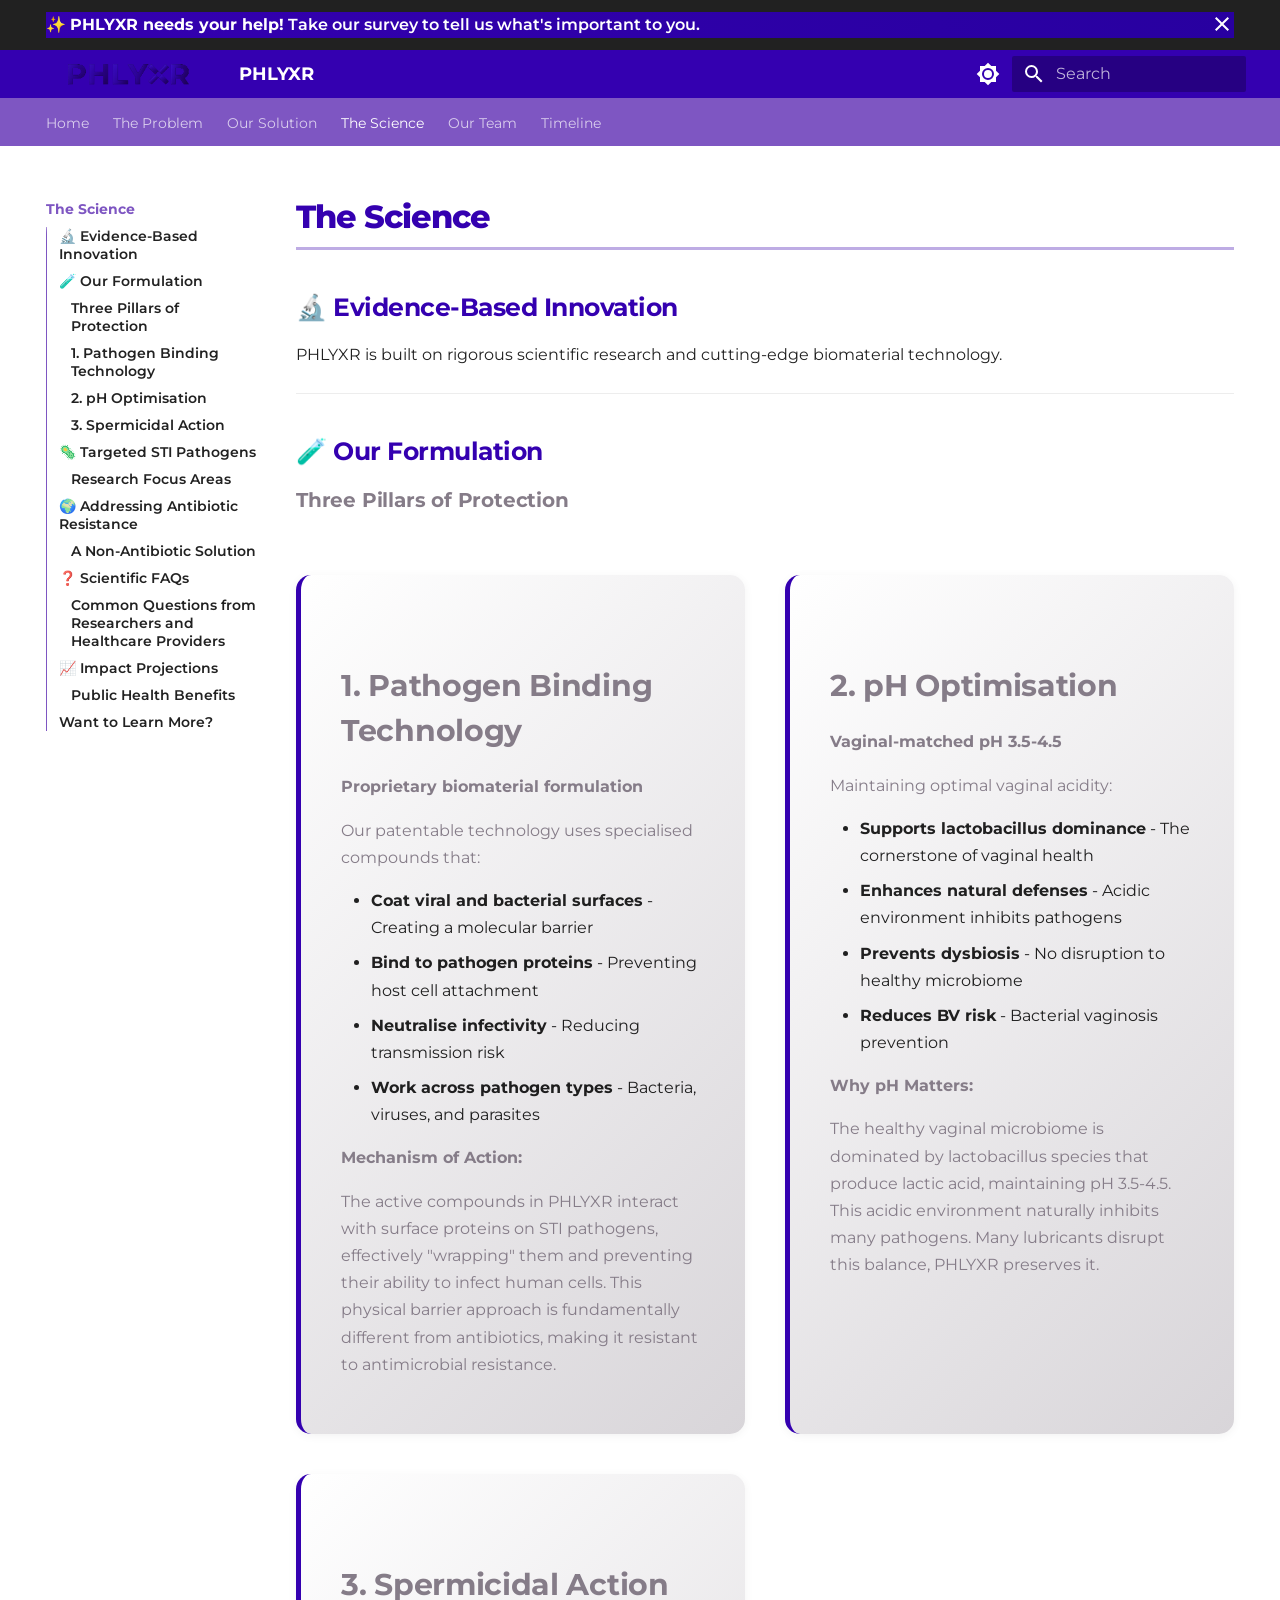
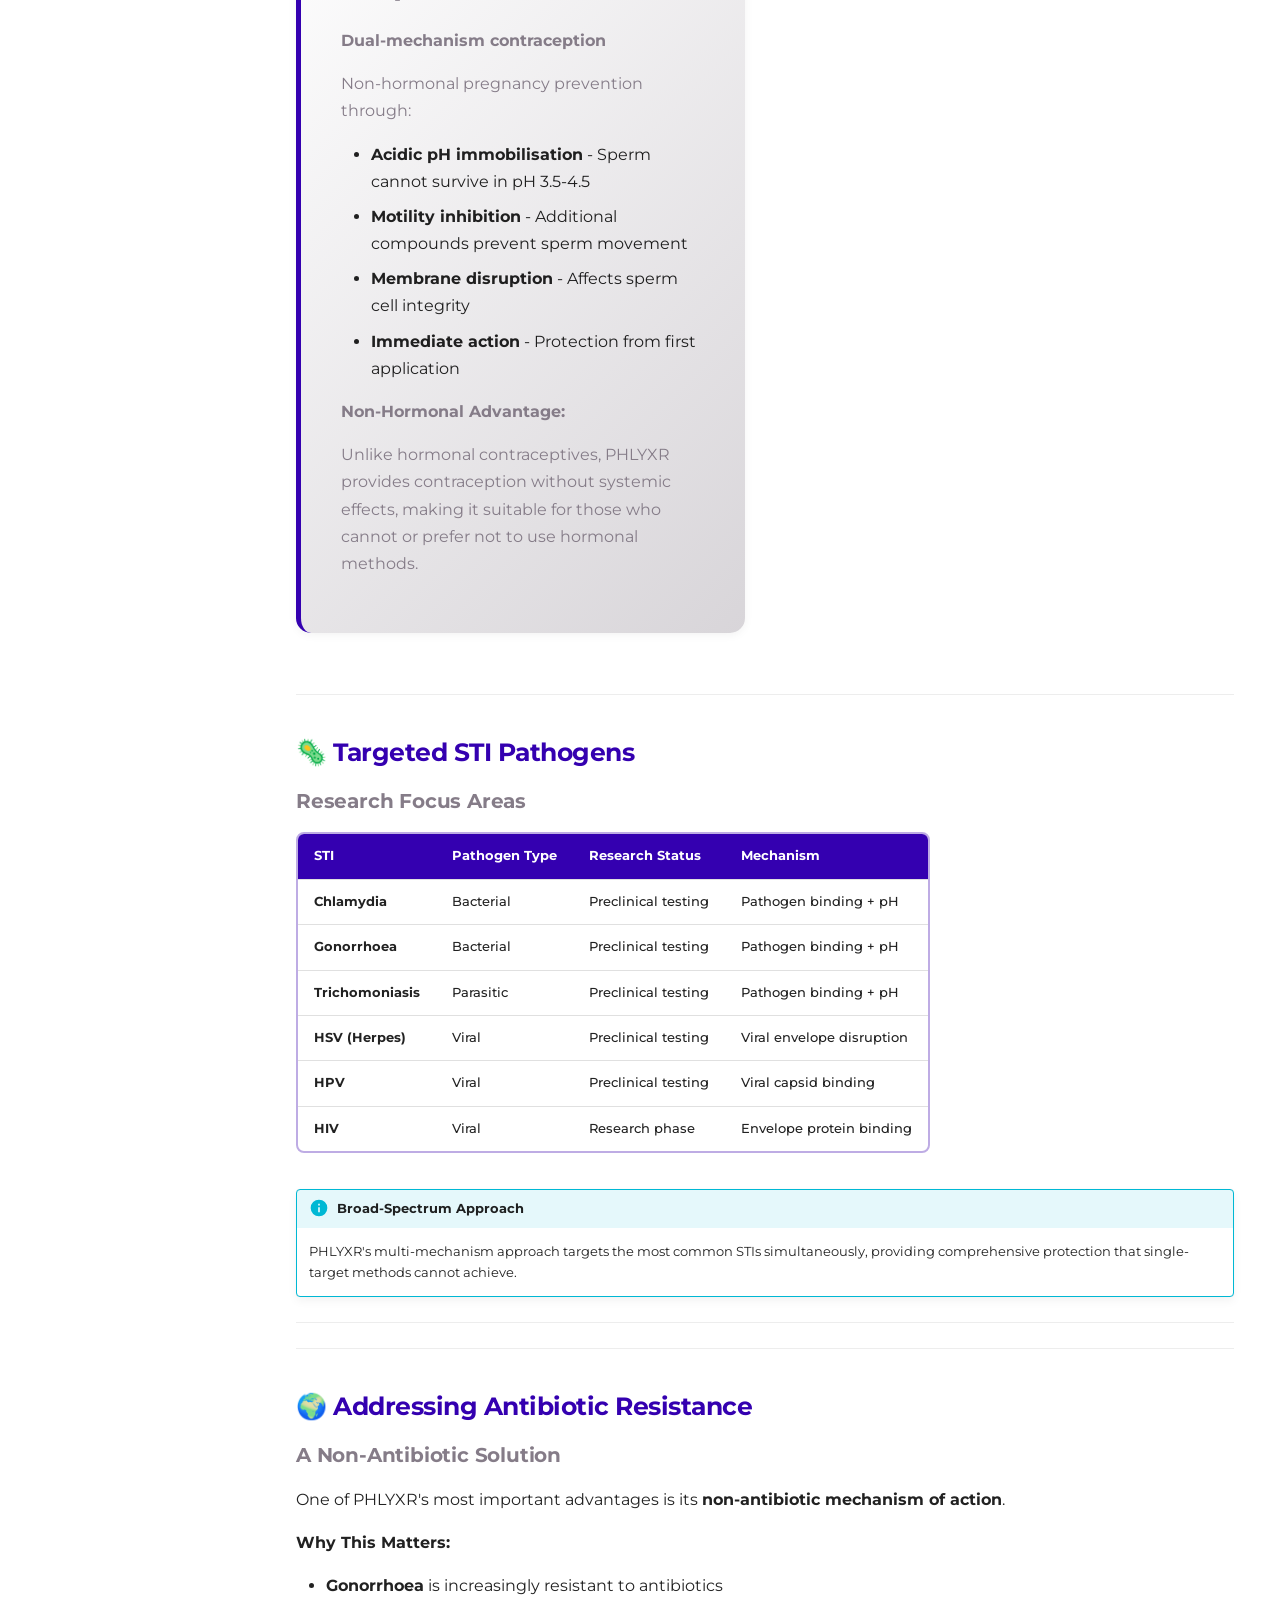
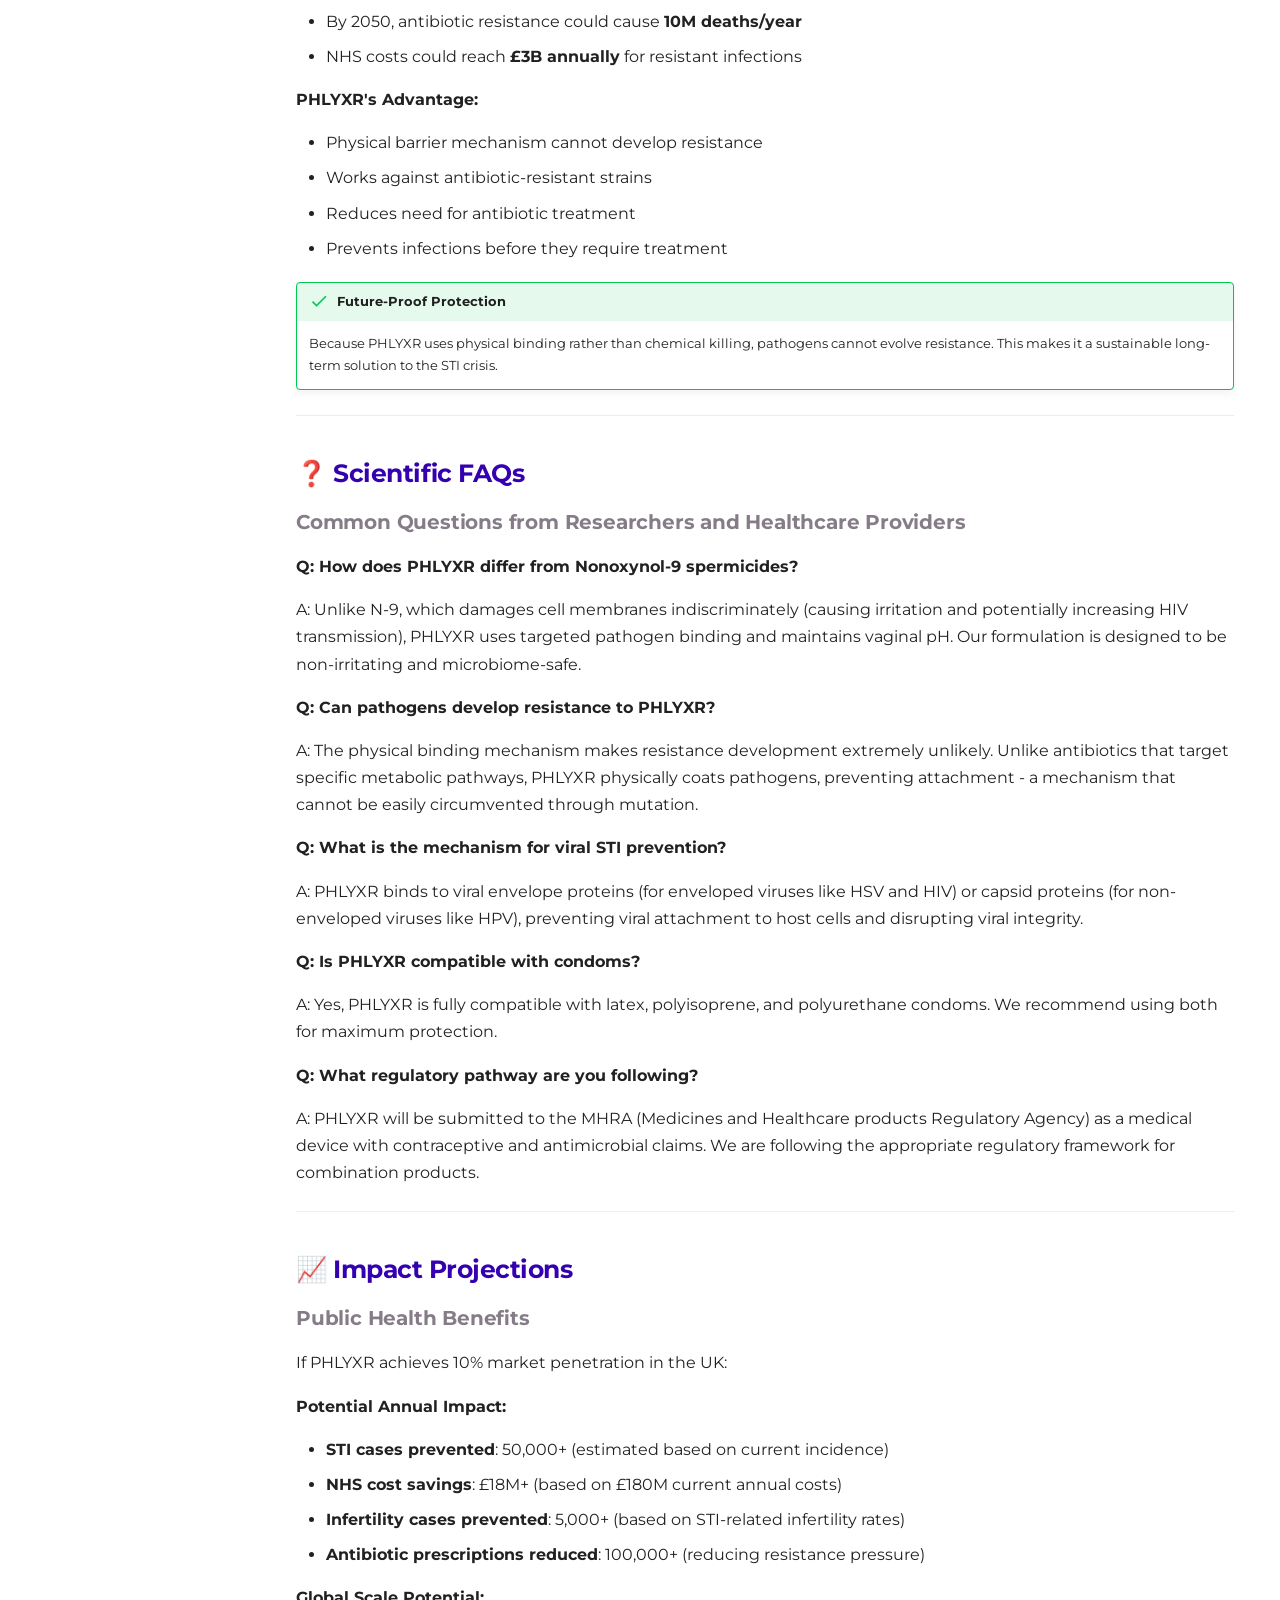
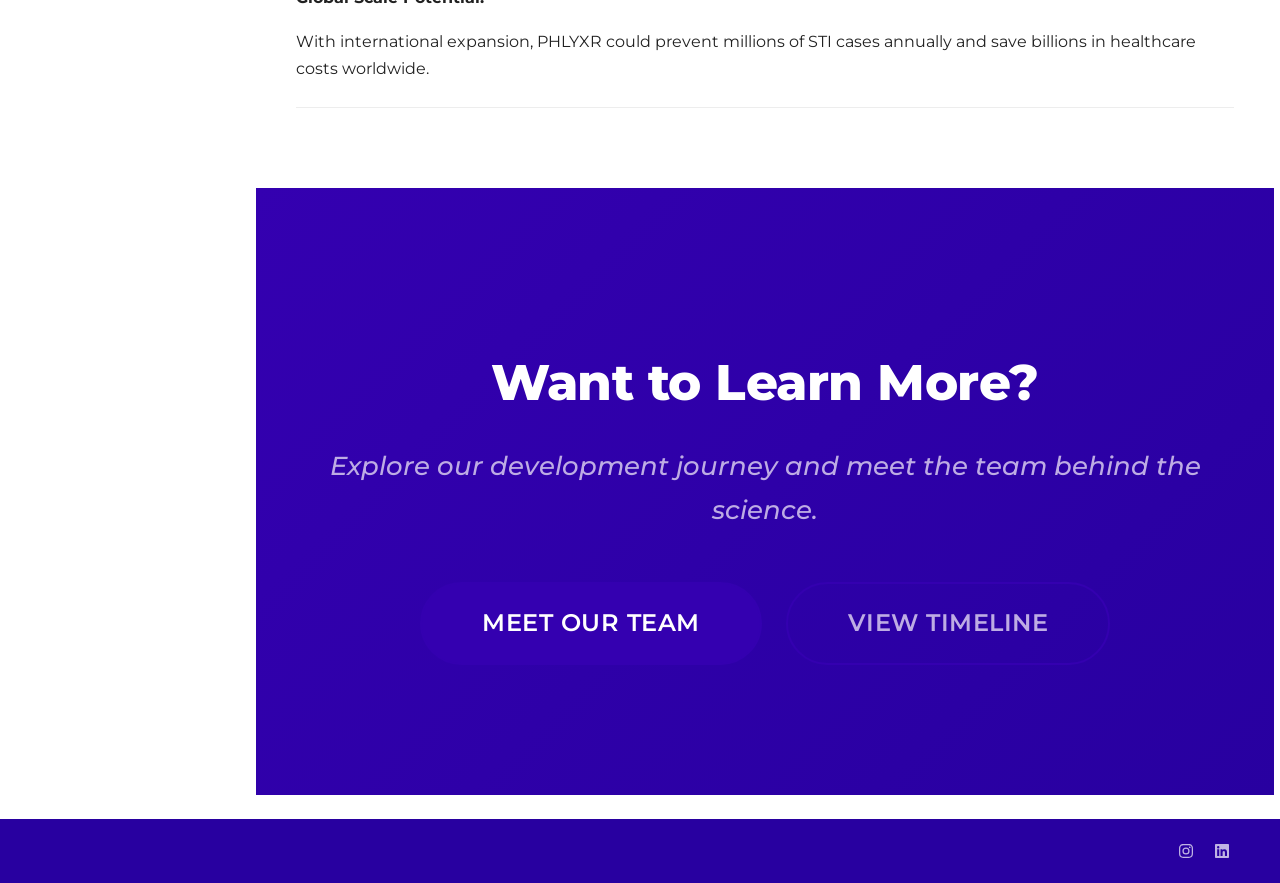
<file: site/science/index.html>
<!doctype html>
<html lang="en" class="no-js">
  <head>
    
      <meta charset="utf-8">
      <meta name="viewport" content="width=device-width,initial-scale=1">
      
        <meta name="description" content="A sexual lubricant that prevents STI transmission. Redefining protection so you can live in the moment.">
      
      
        <meta name="author" content="PHLYXR Team">
      
      
        <link rel="canonical" href="https://phlyxr.com/science/">
      
      
        <link rel="prev" href="../our-solution/">
      
      
        <link rel="next" href="../team/">
      
      
        
      
      
      <link rel="icon" href="../assets/favicon.ico">
      <meta name="generator" content="mkdocs-1.6.1, mkdocs-material-9.7.1">
    
    
      
        <title>The Science - PHLYXR</title>
      
    
    
      <link rel="stylesheet" href="../assets/stylesheets/main.484c7ddc.min.css">
      
        
        <link rel="stylesheet" href="../assets/stylesheets/palette.ab4e12ef.min.css">
      
      


    
    
      
    
    
      
        
        
        <link rel="preconnect" href="https://fonts.gstatic.com" crossorigin>
        <link rel="stylesheet" href="https://fonts.googleapis.com/css?family=Montserrat:300,300i,400,400i,700,700i%7CRoboto+Mono:400,400i,700,700i&display=fallback">
        <style>:root{--md-text-font:"Montserrat";--md-code-font:"Roboto Mono"}</style>
      
    
    
      <link rel="stylesheet" href="../stylesheets/extra.css">
    
    <script>__md_scope=new URL("..",location),__md_hash=e=>[...e].reduce(((e,_)=>(e<<5)-e+_.charCodeAt(0)),0),__md_get=(e,_=localStorage,t=__md_scope)=>JSON.parse(_.getItem(t.pathname+"."+e)),__md_set=(e,_,t=localStorage,a=__md_scope)=>{try{t.setItem(a.pathname+"."+e,JSON.stringify(_))}catch(e){}}</script>
    
      

    
    
  </head>
  
  
    
    
      
    
    
    
    
    <body dir="ltr" data-md-color-scheme="default" data-md-color-primary="deep-purple" data-md-color-accent="deep-purple">
  
    
    <input class="md-toggle" data-md-toggle="drawer" type="checkbox" id="__drawer" autocomplete="off">
    <input class="md-toggle" data-md-toggle="search" type="checkbox" id="__search" autocomplete="off">
    <label class="md-overlay" for="__drawer"></label>
    <div data-md-component="skip">
      
        
        <a href="#the-science" class="md-skip">
          Skip to content
        </a>
      
    </div>
    <div data-md-component="announce">
      
        <aside class="md-banner">
          <div class="md-banner__inner md-grid md-typeset">
            
              <button class="md-banner__button md-icon" aria-label="Don't show this again">
                
                <svg xmlns="http://www.w3.org/2000/svg" viewBox="0 0 24 24"><path d="M19 6.41 17.59 5 12 10.59 6.41 5 5 6.41 10.59 12 5 17.59 6.41 19 12 13.41 17.59 19 19 17.59 13.41 12z"/></svg>
              </button>
            
            
<style>.md-announce {
    background: linear-gradient(90deg, #3400B0 0%, #2800A0 100%);
    font-family: 'Montserrat', sans-serif;
  }
</style>
<div class="md-announce">
  <div class="md-announce__inner md-grid md-typeset">
    ✨ <strong>PHLYXR needs your help!</strong> Take our survey to tell us what's important to you.
  </div>
</div>

          </div>
          
            <script>var el=document.querySelector("[data-md-component=announce]");if(el){var content=el.querySelector(".md-typeset");__md_hash(content.innerHTML)===__md_get("__announce")&&(el.hidden=!0)}</script>
          
        </aside>
      
    </div>
    
    
      

<header class="md-header" data-md-component="header">
  <nav class="md-header__inner md-grid" aria-label="Header">
    <a href=".." title="PHLYXR" class="md-header__button md-logo" aria-label="PHLYXR" data-md-component="logo">
      
  <img src="../assets/logo.png" alt="logo">

    </a>
    <label class="md-header__button md-icon" for="__drawer">
      
      <svg xmlns="http://www.w3.org/2000/svg" viewBox="0 0 24 24"><path d="M3 6h18v2H3zm0 5h18v2H3zm0 5h18v2H3z"/></svg>
    </label>
    <div class="md-header__title" data-md-component="header-title">
      <div class="md-header__ellipsis">
        <div class="md-header__topic">
          <span class="md-ellipsis">
            PHLYXR
          </span>
        </div>
        <div class="md-header__topic" data-md-component="header-topic">
          <span class="md-ellipsis">
            
              The Science
            
          </span>
        </div>
      </div>
    </div>
    
      
        <form class="md-header__option" data-md-component="palette">
  
    
    
    
    <input class="md-option" data-md-color-media="" data-md-color-scheme="default" data-md-color-primary="deep-purple" data-md-color-accent="deep-purple"  aria-label="Switch to dark mode"  type="radio" name="__palette" id="__palette_0">
    
      <label class="md-header__button md-icon" title="Switch to dark mode" for="__palette_1" hidden>
        <svg xmlns="http://www.w3.org/2000/svg" viewBox="0 0 24 24"><path d="M12 8a4 4 0 0 0-4 4 4 4 0 0 0 4 4 4 4 0 0 0 4-4 4 4 0 0 0-4-4m0 10a6 6 0 0 1-6-6 6 6 0 0 1 6-6 6 6 0 0 1 6 6 6 6 0 0 1-6 6m8-9.31V4h-4.69L12 .69 8.69 4H4v4.69L.69 12 4 15.31V20h4.69L12 23.31 15.31 20H20v-4.69L23.31 12z"/></svg>
      </label>
    
  
    
    
    
    <input class="md-option" data-md-color-media="" data-md-color-scheme="slate" data-md-color-primary="deep-purple" data-md-color-accent="deep-purple"  aria-label="Switch to light mode"  type="radio" name="__palette" id="__palette_1">
    
      <label class="md-header__button md-icon" title="Switch to light mode" for="__palette_0" hidden>
        <svg xmlns="http://www.w3.org/2000/svg" viewBox="0 0 24 24"><path d="M12 18c-.89 0-1.74-.2-2.5-.55C11.56 16.5 13 14.42 13 12s-1.44-4.5-3.5-5.45C10.26 6.2 11.11 6 12 6a6 6 0 0 1 6 6 6 6 0 0 1-6 6m8-9.31V4h-4.69L12 .69 8.69 4H4v4.69L.69 12 4 15.31V20h4.69L12 23.31 15.31 20H20v-4.69L23.31 12z"/></svg>
      </label>
    
  
</form>
      
    
    
      <script>var palette=__md_get("__palette");if(palette&&palette.color){if("(prefers-color-scheme)"===palette.color.media){var media=matchMedia("(prefers-color-scheme: light)"),input=document.querySelector(media.matches?"[data-md-color-media='(prefers-color-scheme: light)']":"[data-md-color-media='(prefers-color-scheme: dark)']");palette.color.media=input.getAttribute("data-md-color-media"),palette.color.scheme=input.getAttribute("data-md-color-scheme"),palette.color.primary=input.getAttribute("data-md-color-primary"),palette.color.accent=input.getAttribute("data-md-color-accent")}for(var[key,value]of Object.entries(palette.color))document.body.setAttribute("data-md-color-"+key,value)}</script>
    
    
    
      
      
        <label class="md-header__button md-icon" for="__search">
          
          <svg xmlns="http://www.w3.org/2000/svg" viewBox="0 0 24 24"><path d="M9.5 3A6.5 6.5 0 0 1 16 9.5c0 1.61-.59 3.09-1.56 4.23l.27.27h.79l5 5-1.5 1.5-5-5v-.79l-.27-.27A6.52 6.52 0 0 1 9.5 16 6.5 6.5 0 0 1 3 9.5 6.5 6.5 0 0 1 9.5 3m0 2C7 5 5 7 5 9.5S7 14 9.5 14 14 12 14 9.5 12 5 9.5 5"/></svg>
        </label>
        <div class="md-search" data-md-component="search" role="dialog">
  <label class="md-search__overlay" for="__search"></label>
  <div class="md-search__inner" role="search">
    <form class="md-search__form" name="search">
      <input type="text" class="md-search__input" name="query" aria-label="Search" placeholder="Search" autocapitalize="off" autocorrect="off" autocomplete="off" spellcheck="false" data-md-component="search-query" required>
      <label class="md-search__icon md-icon" for="__search">
        
        <svg xmlns="http://www.w3.org/2000/svg" viewBox="0 0 24 24"><path d="M9.5 3A6.5 6.5 0 0 1 16 9.5c0 1.61-.59 3.09-1.56 4.23l.27.27h.79l5 5-1.5 1.5-5-5v-.79l-.27-.27A6.52 6.52 0 0 1 9.5 16 6.5 6.5 0 0 1 3 9.5 6.5 6.5 0 0 1 9.5 3m0 2C7 5 5 7 5 9.5S7 14 9.5 14 14 12 14 9.5 12 5 9.5 5"/></svg>
        
        <svg xmlns="http://www.w3.org/2000/svg" viewBox="0 0 24 24"><path d="M20 11v2H8l5.5 5.5-1.42 1.42L4.16 12l7.92-7.92L13.5 5.5 8 11z"/></svg>
      </label>
      <nav class="md-search__options" aria-label="Search">
        
        <button type="reset" class="md-search__icon md-icon" title="Clear" aria-label="Clear" tabindex="-1">
          
          <svg xmlns="http://www.w3.org/2000/svg" viewBox="0 0 24 24"><path d="M19 6.41 17.59 5 12 10.59 6.41 5 5 6.41 10.59 12 5 17.59 6.41 19 12 13.41 17.59 19 19 17.59 13.41 12z"/></svg>
        </button>
      </nav>
      
        <div class="md-search__suggest" data-md-component="search-suggest"></div>
      
    </form>
    <div class="md-search__output">
      <div class="md-search__scrollwrap" tabindex="0" data-md-scrollfix>
        <div class="md-search-result" data-md-component="search-result">
          <div class="md-search-result__meta">
            Initializing search
          </div>
          <ol class="md-search-result__list" role="presentation"></ol>
        </div>
      </div>
    </div>
  </div>
</div>
      
    
    
  </nav>
  
</header>
    
    <div class="md-container" data-md-component="container">
      
      
        
          
            
<nav class="md-tabs" aria-label="Tabs" data-md-component="tabs">
  <div class="md-grid">
    <ul class="md-tabs__list">
      
        
  
  
  
  
    <li class="md-tabs__item">
      <a href=".." class="md-tabs__link">
        
  
  
    
  
  Home

      </a>
    </li>
  

      
        
  
  
  
  
    <li class="md-tabs__item">
      <a href="../the-problem/" class="md-tabs__link">
        
  
  
    
  
  The Problem

      </a>
    </li>
  

      
        
  
  
  
  
    <li class="md-tabs__item">
      <a href="../our-solution/" class="md-tabs__link">
        
  
  
    
  
  Our Solution

      </a>
    </li>
  

      
        
  
  
  
    
  
  
    <li class="md-tabs__item md-tabs__item--active">
      <a href="./" class="md-tabs__link">
        
  
  
    
  
  The Science

      </a>
    </li>
  

      
        
  
  
  
  
    <li class="md-tabs__item">
      <a href="../team/" class="md-tabs__link">
        
  
  
    
  
  Our Team

      </a>
    </li>
  

      
        
  
  
  
  
    <li class="md-tabs__item">
      <a href="../timeline/" class="md-tabs__link">
        
  
  
    
  
  Timeline

      </a>
    </li>
  

      
    </ul>
  </div>
</nav>
          
        
      
      <main class="md-main" data-md-component="main">
        <div class="md-main__inner md-grid">
          
            
              
              <div class="md-sidebar md-sidebar--primary" data-md-component="sidebar" data-md-type="navigation" >
                <div class="md-sidebar__scrollwrap">
                  <div class="md-sidebar__inner">
                    


  


  

<nav class="md-nav md-nav--primary md-nav--lifted md-nav--integrated" aria-label="Navigation" data-md-level="0">
  <label class="md-nav__title" for="__drawer">
    <a href=".." title="PHLYXR" class="md-nav__button md-logo" aria-label="PHLYXR" data-md-component="logo">
      
  <img src="../assets/logo.png" alt="logo">

    </a>
    PHLYXR
  </label>
  
  <ul class="md-nav__list" data-md-scrollfix>
    
      
      
  
  
  
  
    <li class="md-nav__item">
      <a href=".." class="md-nav__link">
        
  
  
  <span class="md-ellipsis">
    
  
    Home
  

    
  </span>
  
  

      </a>
    </li>
  

    
      
      
  
  
  
  
    <li class="md-nav__item">
      <a href="../the-problem/" class="md-nav__link">
        
  
  
  <span class="md-ellipsis">
    
  
    The Problem
  

    
  </span>
  
  

      </a>
    </li>
  

    
      
      
  
  
  
  
    <li class="md-nav__item">
      <a href="../our-solution/" class="md-nav__link">
        
  
  
  <span class="md-ellipsis">
    
  
    Our Solution
  

    
  </span>
  
  

      </a>
    </li>
  

    
      
      
  
  
    
  
  
  
    <li class="md-nav__item md-nav__item--active">
      
      <input class="md-nav__toggle md-toggle" type="checkbox" id="__toc">
      
      
        
      
      
        <label class="md-nav__link md-nav__link--active" for="__toc">
          
  
  
  <span class="md-ellipsis">
    
  
    The Science
  

    
  </span>
  
  

          <span class="md-nav__icon md-icon"></span>
        </label>
      
      <a href="./" class="md-nav__link md-nav__link--active">
        
  
  
  <span class="md-ellipsis">
    
  
    The Science
  

    
  </span>
  
  

      </a>
      
        

<nav class="md-nav md-nav--secondary" aria-label="Table of contents">
  
  
  
    
  
  
    <label class="md-nav__title" for="__toc">
      <span class="md-nav__icon md-icon"></span>
      Table of contents
    </label>
    <ul class="md-nav__list" data-md-component="toc" data-md-scrollfix>
      
        <li class="md-nav__item">
  <a href="#evidence-based-innovation" class="md-nav__link">
    <span class="md-ellipsis">
      
        🔬 Evidence-Based Innovation
      
    </span>
  </a>
  
</li>
      
        <li class="md-nav__item">
  <a href="#our-formulation" class="md-nav__link">
    <span class="md-ellipsis">
      
        🧪 Our Formulation
      
    </span>
  </a>
  
    <nav class="md-nav" aria-label="🧪 Our Formulation">
      <ul class="md-nav__list">
        
          <li class="md-nav__item">
  <a href="#three-pillars-of-protection" class="md-nav__link">
    <span class="md-ellipsis">
      
        Three Pillars of Protection
      
    </span>
  </a>
  
</li>
        
          <li class="md-nav__item">
  <a href="#1-pathogen-binding-technology" class="md-nav__link">
    <span class="md-ellipsis">
      
        1. Pathogen Binding Technology
      
    </span>
  </a>
  
</li>
        
          <li class="md-nav__item">
  <a href="#2-ph-optimisation" class="md-nav__link">
    <span class="md-ellipsis">
      
        2. pH Optimisation
      
    </span>
  </a>
  
</li>
        
          <li class="md-nav__item">
  <a href="#3-spermicidal-action" class="md-nav__link">
    <span class="md-ellipsis">
      
        3. Spermicidal Action
      
    </span>
  </a>
  
</li>
        
      </ul>
    </nav>
  
</li>
      
        <li class="md-nav__item">
  <a href="#targeted-sti-pathogens" class="md-nav__link">
    <span class="md-ellipsis">
      
        🦠 Targeted STI Pathogens
      
    </span>
  </a>
  
    <nav class="md-nav" aria-label="🦠 Targeted STI Pathogens">
      <ul class="md-nav__list">
        
          <li class="md-nav__item">
  <a href="#research-focus-areas" class="md-nav__link">
    <span class="md-ellipsis">
      
        Research Focus Areas
      
    </span>
  </a>
  
</li>
        
      </ul>
    </nav>
  
</li>
      
        <li class="md-nav__item">
  <a href="#addressing-antibiotic-resistance" class="md-nav__link">
    <span class="md-ellipsis">
      
        🌍 Addressing Antibiotic Resistance
      
    </span>
  </a>
  
    <nav class="md-nav" aria-label="🌍 Addressing Antibiotic Resistance">
      <ul class="md-nav__list">
        
          <li class="md-nav__item">
  <a href="#a-non-antibiotic-solution" class="md-nav__link">
    <span class="md-ellipsis">
      
        A Non-Antibiotic Solution
      
    </span>
  </a>
  
</li>
        
      </ul>
    </nav>
  
</li>
      
        <li class="md-nav__item">
  <a href="#scientific-faqs" class="md-nav__link">
    <span class="md-ellipsis">
      
        ❓ Scientific FAQs
      
    </span>
  </a>
  
    <nav class="md-nav" aria-label="❓ Scientific FAQs">
      <ul class="md-nav__list">
        
          <li class="md-nav__item">
  <a href="#common-questions-from-researchers-and-healthcare-providers" class="md-nav__link">
    <span class="md-ellipsis">
      
        Common Questions from Researchers and Healthcare Providers
      
    </span>
  </a>
  
</li>
        
      </ul>
    </nav>
  
</li>
      
        <li class="md-nav__item">
  <a href="#impact-projections" class="md-nav__link">
    <span class="md-ellipsis">
      
        📈 Impact Projections
      
    </span>
  </a>
  
    <nav class="md-nav" aria-label="📈 Impact Projections">
      <ul class="md-nav__list">
        
          <li class="md-nav__item">
  <a href="#public-health-benefits" class="md-nav__link">
    <span class="md-ellipsis">
      
        Public Health Benefits
      
    </span>
  </a>
  
</li>
        
      </ul>
    </nav>
  
</li>
      
        <li class="md-nav__item">
  <a href="#want-to-learn-more" class="md-nav__link">
    <span class="md-ellipsis">
      
        Want to Learn More?
      
    </span>
  </a>
  
</li>
      
    </ul>
  
</nav>
      
    </li>
  

    
      
      
  
  
  
  
    <li class="md-nav__item">
      <a href="../team/" class="md-nav__link">
        
  
  
  <span class="md-ellipsis">
    
  
    Our Team
  

    
  </span>
  
  

      </a>
    </li>
  

    
      
      
  
  
  
  
    <li class="md-nav__item">
      <a href="../timeline/" class="md-nav__link">
        
  
  
  <span class="md-ellipsis">
    
  
    Timeline
  

    
  </span>
  
  

      </a>
    </li>
  

    
  </ul>
</nav>
                  </div>
                </div>
              </div>
            
            
          
          
            <div class="md-content" data-md-component="content">
              
              <article class="md-content__inner md-typeset">
                
                  



<h1 id="the-science">The Science</h1>
<h2 id="evidence-based-innovation">🔬 Evidence-Based Innovation</h2>
<p>PHLYXR is built on rigorous scientific research and cutting-edge biomaterial technology.</p>
<hr />
<h2 id="our-formulation">🧪 Our Formulation</h2>
<h3 id="three-pillars-of-protection"><strong>Three Pillars of Protection</strong></h3>
<div class="feature-grid">
<div class="feature-card">
<h3 id="1-pathogen-binding-technology"><strong>1. Pathogen Binding Technology</strong></h3>
<p><strong>Proprietary biomaterial formulation</strong></p>
<p>Our patentable technology uses specialised compounds that:</p>
<ul>
<li><strong>Coat viral and bacterial surfaces</strong> - Creating a molecular barrier</li>
<li><strong>Bind to pathogen proteins</strong> - Preventing host cell attachment</li>
<li><strong>Neutralise infectivity</strong> - Reducing transmission risk</li>
<li><strong>Work across pathogen types</strong> - Bacteria, viruses, and parasites</li>
</ul>
<p><strong>Mechanism of Action:</strong></p>
<p>The active compounds in PHLYXR interact with surface proteins on STI pathogens, effectively "wrapping" them and preventing their ability to infect human cells. This physical barrier approach is fundamentally different from antibiotics, making it resistant to antimicrobial resistance.</p>
</div>
<div class="feature-card">
<h3 id="2-ph-optimisation"><strong>2. pH Optimisation</strong></h3>
<p><strong>Vaginal-matched pH 3.5-4.5</strong></p>
<p>Maintaining optimal vaginal acidity:</p>
<ul>
<li><strong>Supports lactobacillus dominance</strong> - The cornerstone of vaginal health</li>
<li><strong>Enhances natural defenses</strong> - Acidic environment inhibits pathogens</li>
<li><strong>Prevents dysbiosis</strong> - No disruption to healthy microbiome</li>
<li><strong>Reduces BV risk</strong> - Bacterial vaginosis prevention</li>
</ul>
<p><strong>Why pH Matters:</strong></p>
<p>The healthy vaginal microbiome is dominated by lactobacillus species that produce lactic acid, maintaining pH 3.5-4.5. This acidic environment naturally inhibits many pathogens. Many lubricants disrupt this balance, PHLYXR preserves it.</p>
</div>
<div class="feature-card">
<h3 id="3-spermicidal-action"><strong>3. Spermicidal Action</strong></h3>
<p><strong>Dual-mechanism contraception</strong></p>
<p>Non-hormonal pregnancy prevention through:</p>
<ul>
<li><strong>Acidic pH immobilisation</strong> - Sperm cannot survive in pH 3.5-4.5</li>
<li><strong>Motility inhibition</strong> - Additional compounds prevent sperm movement</li>
<li><strong>Membrane disruption</strong> - Affects sperm cell integrity</li>
<li><strong>Immediate action</strong> - Protection from first application</li>
</ul>
<p><strong>Non-Hormonal Advantage:</strong></p>
<p>Unlike hormonal contraceptives, PHLYXR provides contraception without systemic effects, making it suitable for those who cannot or prefer not to use hormonal methods.</p>
</div>
</div>
<hr />
<h2 id="targeted-sti-pathogens">🦠 Targeted STI Pathogens</h2>
<h3 id="research-focus-areas"><strong>Research Focus Areas</strong></h3>
<table>
<thead>
<tr>
<th><strong>STI</strong></th>
<th><strong>Pathogen Type</strong></th>
<th><strong>Research Status</strong></th>
<th><strong>Mechanism</strong></th>
</tr>
</thead>
<tbody>
<tr>
<td><strong>Chlamydia</strong></td>
<td>Bacterial</td>
<td>Preclinical testing</td>
<td>Pathogen binding + pH</td>
</tr>
<tr>
<td><strong>Gonorrhoea</strong></td>
<td>Bacterial</td>
<td>Preclinical testing</td>
<td>Pathogen binding + pH</td>
</tr>
<tr>
<td><strong>Trichomoniasis</strong></td>
<td>Parasitic</td>
<td>Preclinical testing</td>
<td>Pathogen binding + pH</td>
</tr>
<tr>
<td><strong>HSV (Herpes)</strong></td>
<td>Viral</td>
<td>Preclinical testing</td>
<td>Viral envelope disruption</td>
</tr>
<tr>
<td><strong>HPV</strong></td>
<td>Viral</td>
<td>Preclinical testing</td>
<td>Viral capsid binding</td>
</tr>
<tr>
<td><strong>HIV</strong></td>
<td>Viral</td>
<td>Research phase</td>
<td>Envelope protein binding</td>
</tr>
</tbody>
</table>
<div class="admonition info">
<p class="admonition-title">Broad-Spectrum Approach</p>
<p>PHLYXR's multi-mechanism approach targets the most common STIs simultaneously, providing comprehensive protection that single-target methods cannot achieve.</p>
</div>
<hr />
<!--## 📋 Development Timeline

### **Rigorous Testing Protocol**

**Phase 1: Formulation Development** ✅ **Complete**

- ✅ MVP creation (Q1 2025)
- ✅ Rheological testing and characterisation (Q2/Q3 2025)
- ✅ Patent searches
- ✅ Ingredient safety profiling

**Phase 2: Preclinical Testing** 🔄 **In Progress**

- 🔄 In vitro efficacy testing against STI pathogens (Q4 2025-Q1 2026)
- 🔄 Formula refinement based on test results
- 🔄 Microbiome impact studies
- 🔄 Stability and shelf-life testing

**Phase 3: Clinical Validation** 📅 **Planned 2026**

- 📅 Safety studies with human participants
- 📅 CRO-generated safety data (£65k investment)
- 📅 Early feasibility clinical trial (£1.18M investment)
- 📅 Efficacy validation in real-world conditions

**Phase 4: Regulatory Approval** 📅 **Planned Q3-Q4 2026**

- 📅 MHRA approval process (£480k investment)
- 📅 Clinical trial data submission
- 📅 Manufacturing compliance verification
- 📅 Labeling and safety documentation

**Phase 5: Market Launch** 🎯 **Q4 2027**

- 🎯 Production scaling and manufacture
- 🎯 Distribution partnerships activated
- 🎯 Public launch campaign
- 🎯 Post-market surveillance

[View Full Timeline](timeline.md){.cta-button }

---

## 🧬 What's NOT in PHLYXR

### **Clean, Safe Ingredients**

We've deliberately excluded common irritants and harmful compounds:

❌ **Nonoxynol-9 (N-9)** - Known to cause irritation and increase HIV transmission risk  
❌ **Parabens** - Endocrine disruptors  
❌ **Glycerin** - Can promote yeast infections (glycerin-free option available)  
❌ **Synthetic fragrances** - Common allergens  
❌ **Petroleum-based ingredients** - Not body-safe or sustainable  
❌ **Harsh detergents** - Disrupt microbiome  
❌ **Hormones** - No systemic effects

✅ **What we use instead:** Biocompatible, pH-balanced, hypoallergenic ingredients that work with your body, not against it.

---

## 🔍 Research Methodology

### **Our Scientific Approach**

**1. In Vitro Efficacy Testing**

Current phase testing includes:

- **Pathogen viability assays** - Measuring reduction in live pathogens
- **Cell culture models** - Testing prevention of cellular infection
- **Time-kill studies** - Determining speed of action
- **Concentration optimization** - Finding effective dosing

**2. Microbiome Safety Studies**

Ensuring vaginal health:

- **Lactobacillus culture testing** - Confirming no disruption to beneficial bacteria
- **pH stability monitoring** - Maintaining optimal range over time
- **Dysbiosis prevention** - Testing against bacterial vaginosis markers
- **Long-term safety** - Repeated exposure studies

**3. Contraceptive Efficacy**

Validating spermicidal action:

- **Sperm motility assays** - Measuring immobilization
- **Sperm viability testing** - Confirming contraceptive effect
- **Time-to-effect studies** - Determining onset of action
- **Concentration-response curves** - Optimizing formulation

**4. Clinical Trials (Planned 2026)**

Human validation studies:

- **Safety and tolerability** - Adverse event monitoring
- **Real-world efficacy** - STI transmission reduction rates
- **User experience** - Texture, sensation, satisfaction
- **Microbiome impact** - Vaginal flora analysis pre/post use

---

## 👩‍🔬 Research Team Expertise

### **Multidisciplinary Scientific Leadership**

**Sophie Stephens, MSc, MIBMS**  
*Biomedical Scientist/PhD Student*

- Microbiology specialist in women's health
- University of Edinburgh
- Expertise in vaginal microbiome and STI pathogens

**James Warren, PhD**  
*Biomaterial Engineering Scientist*

- Biofluid expert with previous patents
- University of Leeds
- Specializes in biomaterial formulation and rheology

**Dr. Charlotte-Eve Short, MRCP**  
*Imperial STI Microbiota Group Leader*

- Clinical researcher in sexual health
- Imperial College London
- Leading expert in STI prevention and microbiome research

[Meet the Full Team](team.md){.cta-button }

---

## 📊 Expected Outcomes

### **Projected Efficacy (Based on Preclinical Data)**

!!! info "Preliminary Results"
    While clinical trials are ongoing, our preclinical in vitro testing suggests:

    - **Bacterial STI reduction**: Significant pathogen binding and neutralization
    - **Viral STI reduction**: Promising envelope disruption and binding
    - **Contraceptive efficacy**: Complete sperm immobilization in laboratory conditions
    - **Microbiome safety**: No disruption to lactobacillus cultures

    *Final efficacy rates will be determined through clinical trials in 2026.*

---

## 🔐 Intellectual Property

### **Patent-Pending Technology**

**Patent Filing: Q2 2026**

Our intellectual property includes:

- **Novel formulation composition** - Unique combination of active ingredients
- **Pathogen binding mechanism** - Proprietary biomaterial technology
- **pH-optimized delivery system** - Maintaining efficacy while preserving microbiome
- **Manufacturing process** - Scalable, sustainable production methods

**Patent Strategy:**

- Primary patent application in UK
- International patent cooperation treaty (PCT) filing
- Regional patents in EU, US, and other major markets
- Trade secret protection for specific formulation details
-->
<hr />
<h2 id="addressing-antibiotic-resistance">🌍 Addressing Antibiotic Resistance</h2>
<h3 id="a-non-antibiotic-solution"><strong>A Non-Antibiotic Solution</strong></h3>
<p>One of PHLYXR's most important advantages is its <strong>non-antibiotic mechanism of action</strong>.</p>
<p><strong>Why This Matters:</strong></p>
<ul>
<li><strong>Gonorrhoea</strong> is increasingly resistant to antibiotics</li>
<li>By 2050, antibiotic resistance could cause <strong>10M deaths/year</strong></li>
<li>NHS costs could reach <strong>£3B annually</strong> for resistant infections</li>
</ul>
<p><strong>PHLYXR's Advantage:</strong></p>
<ul>
<li>Physical barrier mechanism cannot develop resistance</li>
<li>Works against antibiotic-resistant strains</li>
<li>Reduces need for antibiotic treatment</li>
<li>Prevents infections before they require treatment</li>
</ul>
<div class="admonition success">
<p class="admonition-title">Future-Proof Protection</p>
<p>Because PHLYXR uses physical binding rather than chemical killing, pathogens cannot evolve resistance. This makes it a sustainable long-term solution to the STI crisis.</p>
</div>
<hr />
<h2 id="scientific-faqs">❓ Scientific FAQs</h2>
<h3 id="common-questions-from-researchers-and-healthcare-providers"><strong>Common Questions from Researchers and Healthcare Providers</strong></h3>
<p><strong>Q: How does PHLYXR differ from Nonoxynol-9 spermicides?</strong></p>
<p>A: Unlike N-9, which damages cell membranes indiscriminately (causing irritation and potentially increasing HIV transmission), PHLYXR uses targeted pathogen binding and maintains vaginal pH. Our formulation is designed to be non-irritating and microbiome-safe.</p>
<p><strong>Q: Can pathogens develop resistance to PHLYXR?</strong></p>
<p>A: The physical binding mechanism makes resistance development extremely unlikely. Unlike antibiotics that target specific metabolic pathways, PHLYXR physically coats pathogens, preventing attachment - a mechanism that cannot be easily circumvented through mutation.</p>
<p><strong>Q: What is the mechanism for viral STI prevention?</strong></p>
<p>A: PHLYXR binds to viral envelope proteins (for enveloped viruses like HSV and HIV) or capsid proteins (for non-enveloped viruses like HPV), preventing viral attachment to host cells and disrupting viral integrity.</p>
<p><strong>Q: Is PHLYXR compatible with condoms?</strong></p>
<p>A: Yes, PHLYXR is fully compatible with latex, polyisoprene, and polyurethane condoms. We recommend using both for maximum protection.</p>
<p><strong>Q: What regulatory pathway are you following?</strong></p>
<p>A: PHLYXR will be submitted to the MHRA (Medicines and Healthcare products Regulatory Agency) as a medical device with contraceptive and antimicrobial claims. We are following the appropriate regulatory framework for combination products.</p>
<hr />
<h2 id="impact-projections">📈 Impact Projections</h2>
<h3 id="public-health-benefits"><strong>Public Health Benefits</strong></h3>
<p>If PHLYXR achieves 10% market penetration in the UK:</p>
<p><strong>Potential Annual Impact:</strong></p>
<ul>
<li><strong>STI cases prevented</strong>: 50,000+ (estimated based on current incidence)</li>
<li><strong>NHS cost savings</strong>: £18M+ (based on £180M current annual costs)</li>
<li><strong>Infertility cases prevented</strong>: 5,000+ (based on STI-related infertility rates)</li>
<li><strong>Antibiotic prescriptions reduced</strong>: 100,000+ (reducing resistance pressure)</li>
</ul>
<p><strong>Global Scale Potential:</strong></p>
<p>With international expansion, PHLYXR could prevent millions of STI cases annually and save billions in healthcare costs worldwide.</p>
<hr />
<div class="footer-cta">
<h2 id="want-to-learn-more">Want to Learn More?</h2>
<p>Explore our development journey and meet the team behind the science.</p>
<div style="text-align: center; margin: 2rem 0;">
<a href="team.md" class="cta-button">Meet Our Team</a>
<a href="timeline.md" class="cta-button secondary">View Timeline</a>
</div>
</div>












                
              </article>
            </div>
          
          
<script>var target=document.getElementById(location.hash.slice(1));target&&target.name&&(target.checked=target.name.startsWith("__tabbed_"))</script>
        </div>
        
          <button type="button" class="md-top md-icon" data-md-component="top" hidden>
  
  <svg xmlns="http://www.w3.org/2000/svg" viewBox="0 0 24 24"><path d="M13 20h-2V8l-5.5 5.5-1.42-1.42L12 4.16l7.92 7.92-1.42 1.42L13 8z"/></svg>
  Back to top
</button>
        
      </main>
      
        <footer class="md-footer">
  
  <div class="md-footer-meta md-typeset">
    <div class="md-footer-meta__inner md-grid">
      <div class="md-copyright">
  
  
</div>
      
        
<div class="md-social">
  
    
    
    
    
    <a href="https://www.instagram.com/phlyxr/" target="_blank" rel="noopener" title="PHLYXR on Instagram" class="md-social__link">
      <svg xmlns="http://www.w3.org/2000/svg" viewBox="0 0 448 512"><!--! Font Awesome Free 7.1.0 by @fontawesome - https://fontawesome.com License - https://fontawesome.com/license/free (Icons: CC BY 4.0, Fonts: SIL OFL 1.1, Code: MIT License) Copyright 2025 Fonticons, Inc.--><path d="M224.3 141a115 115 0 1 0-.6 230 115 115 0 1 0 .6-230m-.6 40.4a74.6 74.6 0 1 1 .6 149.2 74.6 74.6 0 1 1-.6-149.2m93.4-45.1a26.8 26.8 0 1 1 53.6 0 26.8 26.8 0 1 1-53.6 0m129.7 27.2c-1.7-35.9-9.9-67.7-36.2-93.9-26.2-26.2-58-34.4-93.9-36.2-37-2.1-147.9-2.1-184.9 0-35.8 1.7-67.6 9.9-93.9 36.1s-34.4 58-36.2 93.9c-2.1 37-2.1 147.9 0 184.9 1.7 35.9 9.9 67.7 36.2 93.9s58 34.4 93.9 36.2c37 2.1 147.9 2.1 184.9 0 35.9-1.7 67.7-9.9 93.9-36.2 26.2-26.2 34.4-58 36.2-93.9 2.1-37 2.1-147.8 0-184.8M399 388c-7.8 19.6-22.9 34.7-42.6 42.6-29.5 11.7-99.5 9-132.1 9s-102.7 2.6-132.1-9c-19.6-7.8-34.7-22.9-42.6-42.6-11.7-29.5-9-99.5-9-132.1s-2.6-102.7 9-132.1c7.8-19.6 22.9-34.7 42.6-42.6 29.5-11.7 99.5-9 132.1-9s102.7-2.6 132.1 9c19.6 7.8 34.7 22.9 42.6 42.6 11.7 29.5 9 99.5 9 132.1s2.7 102.7-9 132.1"/></svg>
    </a>
  
    
    
    
    
    <a href="https://www.linkedin.com/company/phlyxr/" target="_blank" rel="noopener" title="PHLYXR on LinkedIn" class="md-social__link">
      <svg xmlns="http://www.w3.org/2000/svg" viewBox="0 0 448 512"><!--! Font Awesome Free 7.1.0 by @fontawesome - https://fontawesome.com License - https://fontawesome.com/license/free (Icons: CC BY 4.0, Fonts: SIL OFL 1.1, Code: MIT License) Copyright 2025 Fonticons, Inc.--><path d="M416 32H31.9C14.3 32 0 46.5 0 64.3v383.4C0 465.5 14.3 480 31.9 480H416c17.6 0 32-14.5 32-32.3V64.3c0-17.8-14.4-32.3-32-32.3M135.4 416H69V202.2h66.5V416zM102.2 96a38.5 38.5 0 1 1 0 77 38.5 38.5 0 1 1 0-77m282.1 320h-66.4V312c0-24.8-.5-56.7-34.5-56.7-34.6 0-39.9 27-39.9 54.9V416h-66.4V202.2h63.7v29.2h.9c8.9-16.8 30.6-34.5 62.9-34.5 67.2 0 79.7 44.3 79.7 101.9z"/></svg>
    </a>
  
</div>
      
    </div>
  </div>
</footer>
      
    </div>
    <div class="md-dialog" data-md-component="dialog">
      <div class="md-dialog__inner md-typeset"></div>
    </div>
    
    
    
      
      
      <script id="__config" type="application/json">{"annotate": null, "base": "..", "features": ["navigation.instant", "navigation.tracking", "navigation.sections", "navigation.top", "navigation.tabs", "toc.integrate", "search.suggest", "search.highlight", "content.code.copy", "announce.dismiss"], "search": "../assets/javascripts/workers/search.2c215733.min.js", "tags": null, "translations": {"clipboard.copied": "Copied to clipboard", "clipboard.copy": "Copy to clipboard", "search.result.more.one": "1 more on this page", "search.result.more.other": "# more on this page", "search.result.none": "No matching documents", "search.result.one": "1 matching document", "search.result.other": "# matching documents", "search.result.placeholder": "Type to start searching", "search.result.term.missing": "Missing", "select.version": "Select version"}, "version": null}</script>
    
    
      <script src="../assets/javascripts/bundle.79ae519e.min.js"></script>
      
    
  </body>
</html>
</file>
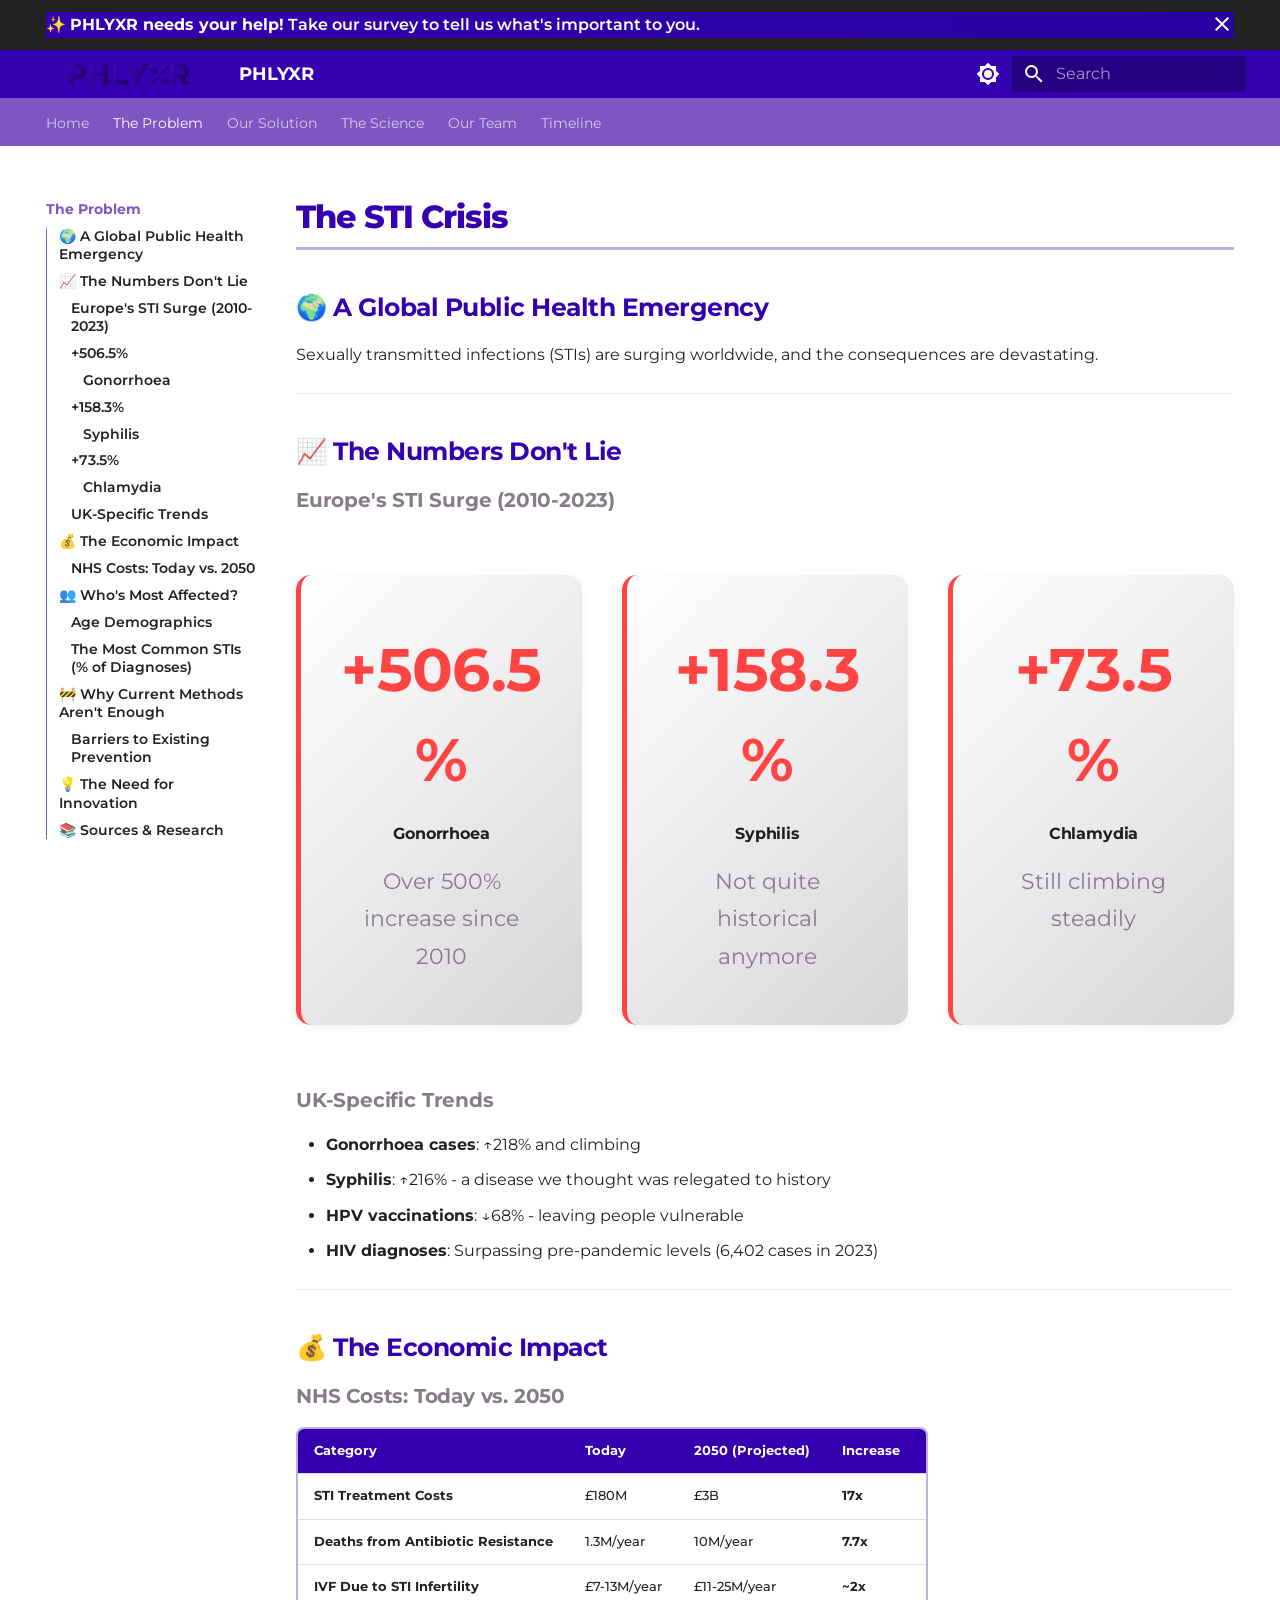
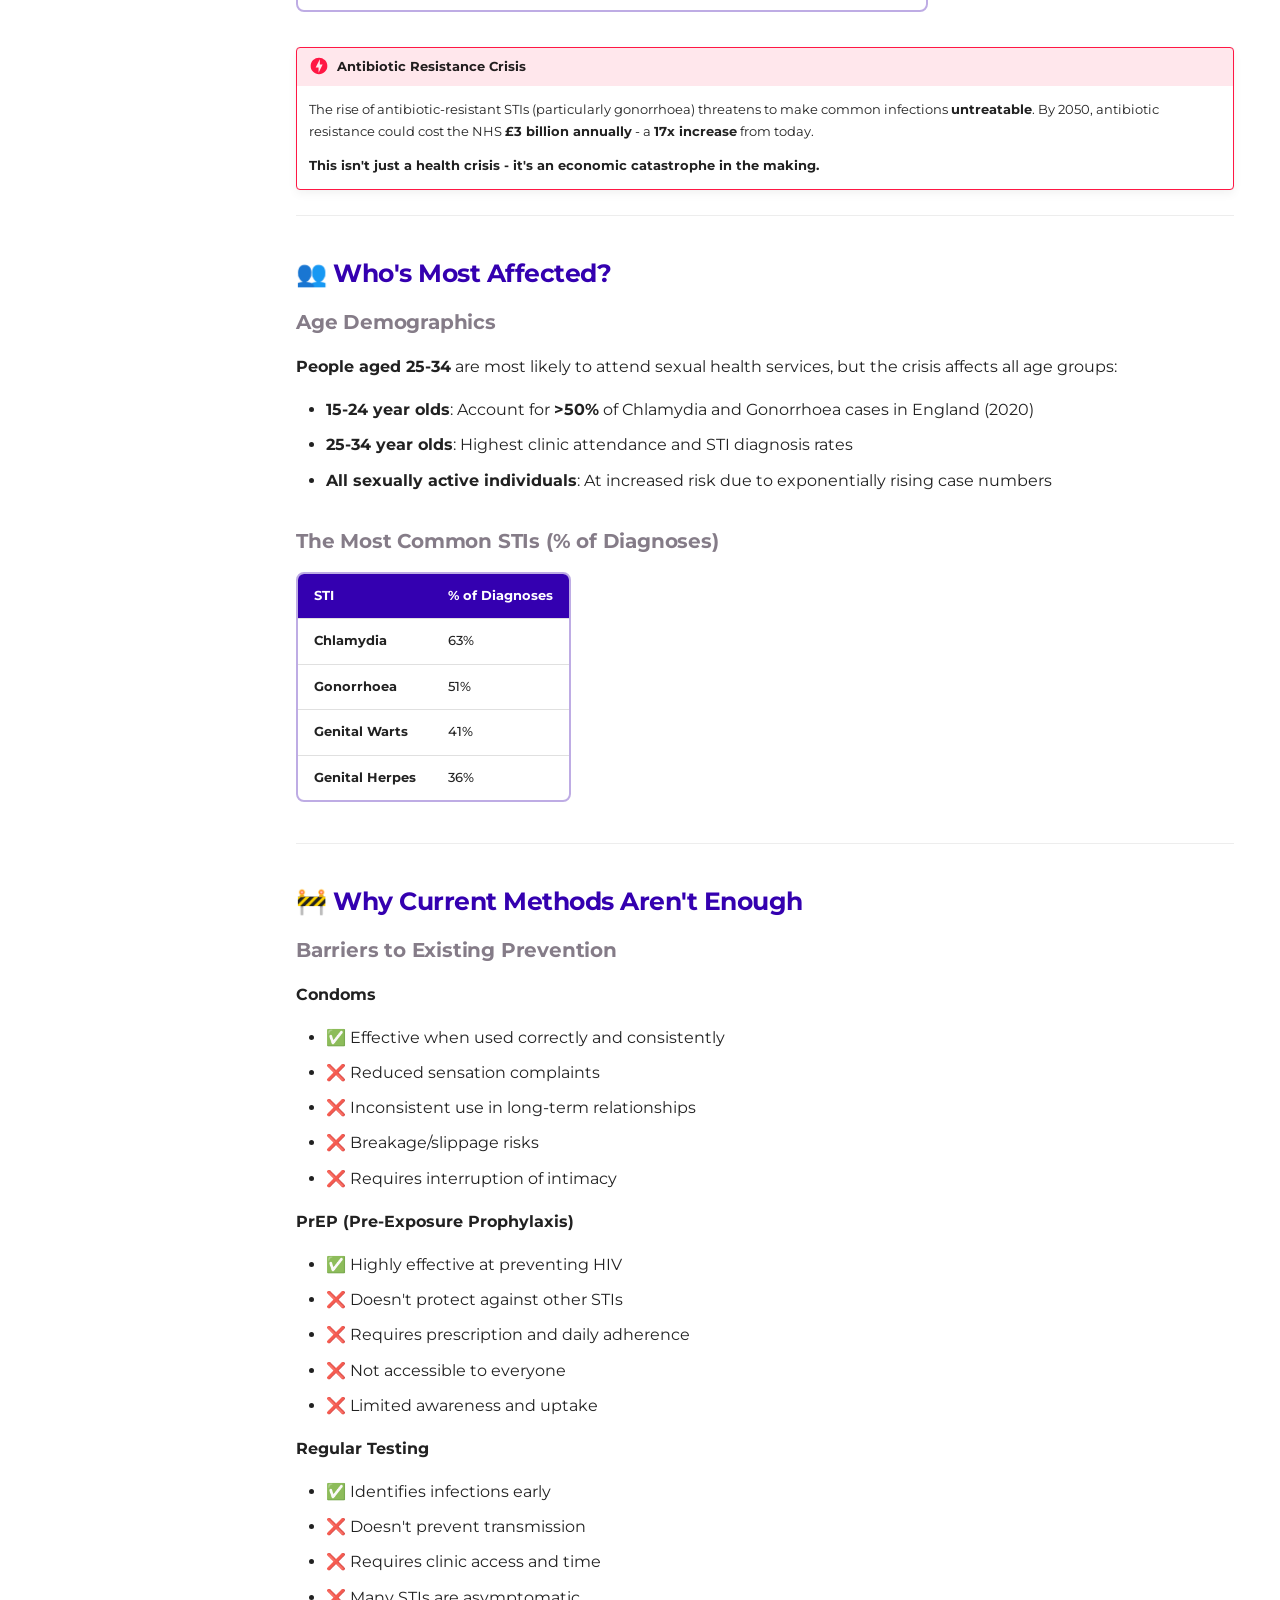
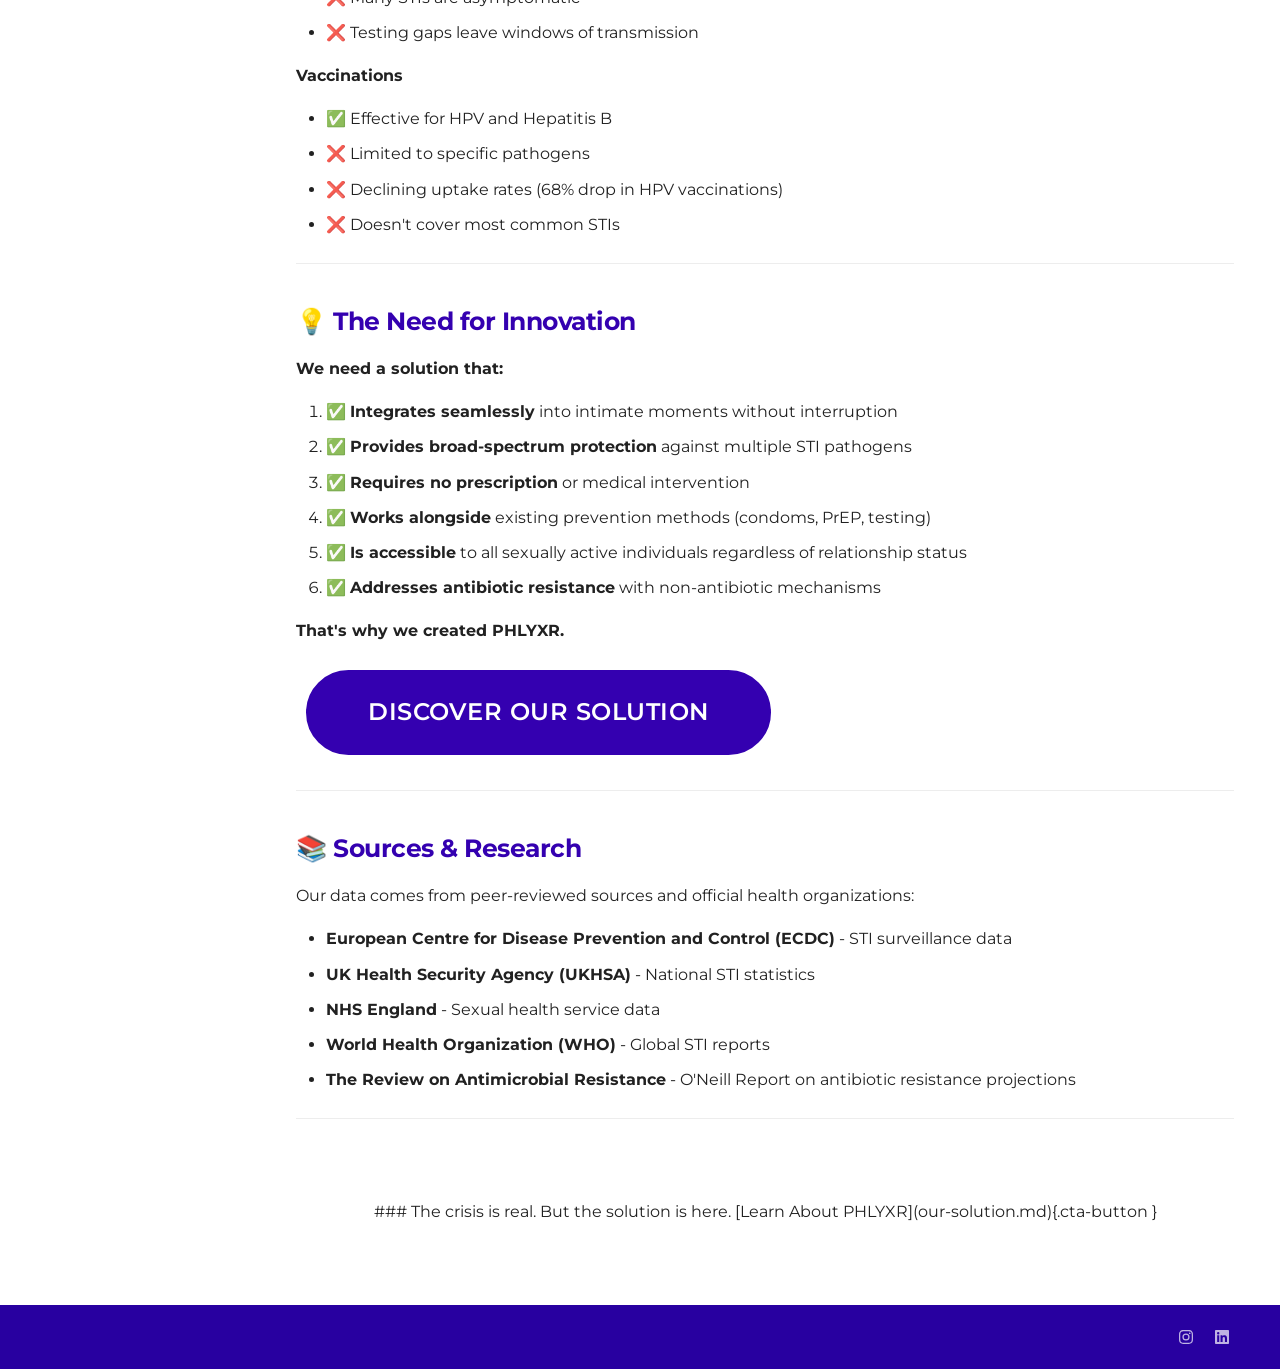
<file: site/the-problem/index.html>
<!doctype html>
<html lang="en" class="no-js">
  <head>
    
      <meta charset="utf-8">
      <meta name="viewport" content="width=device-width,initial-scale=1">
      
        <meta name="description" content="A sexual lubricant that prevents STI transmission. Redefining protection so you can live in the moment.">
      
      
        <meta name="author" content="PHLYXR Team">
      
      
        <link rel="canonical" href="https://phlyxr.com/the-problem/">
      
      
        <link rel="prev" href="..">
      
      
        <link rel="next" href="../our-solution/">
      
      
        
      
      
      <link rel="icon" href="../assets/favicon.ico">
      <meta name="generator" content="mkdocs-1.6.1, mkdocs-material-9.7.1">
    
    
      
        <title>The Problem - PHLYXR</title>
      
    
    
      <link rel="stylesheet" href="../assets/stylesheets/main.484c7ddc.min.css">
      
        
        <link rel="stylesheet" href="../assets/stylesheets/palette.ab4e12ef.min.css">
      
      


    
    
      
    
    
      
        
        
        <link rel="preconnect" href="https://fonts.gstatic.com" crossorigin>
        <link rel="stylesheet" href="https://fonts.googleapis.com/css?family=Montserrat:300,300i,400,400i,700,700i%7CRoboto+Mono:400,400i,700,700i&display=fallback">
        <style>:root{--md-text-font:"Montserrat";--md-code-font:"Roboto Mono"}</style>
      
    
    
      <link rel="stylesheet" href="../stylesheets/extra.css">
    
    <script>__md_scope=new URL("..",location),__md_hash=e=>[...e].reduce(((e,_)=>(e<<5)-e+_.charCodeAt(0)),0),__md_get=(e,_=localStorage,t=__md_scope)=>JSON.parse(_.getItem(t.pathname+"."+e)),__md_set=(e,_,t=localStorage,a=__md_scope)=>{try{t.setItem(a.pathname+"."+e,JSON.stringify(_))}catch(e){}}</script>
    
      

    
    
  </head>
  
  
    
    
      
    
    
    
    
    <body dir="ltr" data-md-color-scheme="default" data-md-color-primary="deep-purple" data-md-color-accent="deep-purple">
  
    
    <input class="md-toggle" data-md-toggle="drawer" type="checkbox" id="__drawer" autocomplete="off">
    <input class="md-toggle" data-md-toggle="search" type="checkbox" id="__search" autocomplete="off">
    <label class="md-overlay" for="__drawer"></label>
    <div data-md-component="skip">
      
        
        <a href="#the-sti-crisis" class="md-skip">
          Skip to content
        </a>
      
    </div>
    <div data-md-component="announce">
      
        <aside class="md-banner">
          <div class="md-banner__inner md-grid md-typeset">
            
              <button class="md-banner__button md-icon" aria-label="Don't show this again">
                
                <svg xmlns="http://www.w3.org/2000/svg" viewBox="0 0 24 24"><path d="M19 6.41 17.59 5 12 10.59 6.41 5 5 6.41 10.59 12 5 17.59 6.41 19 12 13.41 17.59 19 19 17.59 13.41 12z"/></svg>
              </button>
            
            
<style>.md-announce {
    background: linear-gradient(90deg, #3400B0 0%, #2800A0 100%);
    font-family: 'Montserrat', sans-serif;
  }
</style>
<div class="md-announce">
  <div class="md-announce__inner md-grid md-typeset">
    ✨ <strong>PHLYXR needs your help!</strong> Take our survey to tell us what's important to you.
  </div>
</div>

          </div>
          
            <script>var el=document.querySelector("[data-md-component=announce]");if(el){var content=el.querySelector(".md-typeset");__md_hash(content.innerHTML)===__md_get("__announce")&&(el.hidden=!0)}</script>
          
        </aside>
      
    </div>
    
    
      

<header class="md-header" data-md-component="header">
  <nav class="md-header__inner md-grid" aria-label="Header">
    <a href=".." title="PHLYXR" class="md-header__button md-logo" aria-label="PHLYXR" data-md-component="logo">
      
  <img src="../assets/logo.png" alt="logo">

    </a>
    <label class="md-header__button md-icon" for="__drawer">
      
      <svg xmlns="http://www.w3.org/2000/svg" viewBox="0 0 24 24"><path d="M3 6h18v2H3zm0 5h18v2H3zm0 5h18v2H3z"/></svg>
    </label>
    <div class="md-header__title" data-md-component="header-title">
      <div class="md-header__ellipsis">
        <div class="md-header__topic">
          <span class="md-ellipsis">
            PHLYXR
          </span>
        </div>
        <div class="md-header__topic" data-md-component="header-topic">
          <span class="md-ellipsis">
            
              The Problem
            
          </span>
        </div>
      </div>
    </div>
    
      
        <form class="md-header__option" data-md-component="palette">
  
    
    
    
    <input class="md-option" data-md-color-media="" data-md-color-scheme="default" data-md-color-primary="deep-purple" data-md-color-accent="deep-purple"  aria-label="Switch to dark mode"  type="radio" name="__palette" id="__palette_0">
    
      <label class="md-header__button md-icon" title="Switch to dark mode" for="__palette_1" hidden>
        <svg xmlns="http://www.w3.org/2000/svg" viewBox="0 0 24 24"><path d="M12 8a4 4 0 0 0-4 4 4 4 0 0 0 4 4 4 4 0 0 0 4-4 4 4 0 0 0-4-4m0 10a6 6 0 0 1-6-6 6 6 0 0 1 6-6 6 6 0 0 1 6 6 6 6 0 0 1-6 6m8-9.31V4h-4.69L12 .69 8.69 4H4v4.69L.69 12 4 15.31V20h4.69L12 23.31 15.31 20H20v-4.69L23.31 12z"/></svg>
      </label>
    
  
    
    
    
    <input class="md-option" data-md-color-media="" data-md-color-scheme="slate" data-md-color-primary="deep-purple" data-md-color-accent="deep-purple"  aria-label="Switch to light mode"  type="radio" name="__palette" id="__palette_1">
    
      <label class="md-header__button md-icon" title="Switch to light mode" for="__palette_0" hidden>
        <svg xmlns="http://www.w3.org/2000/svg" viewBox="0 0 24 24"><path d="M12 18c-.89 0-1.74-.2-2.5-.55C11.56 16.5 13 14.42 13 12s-1.44-4.5-3.5-5.45C10.26 6.2 11.11 6 12 6a6 6 0 0 1 6 6 6 6 0 0 1-6 6m8-9.31V4h-4.69L12 .69 8.69 4H4v4.69L.69 12 4 15.31V20h4.69L12 23.31 15.31 20H20v-4.69L23.31 12z"/></svg>
      </label>
    
  
</form>
      
    
    
      <script>var palette=__md_get("__palette");if(palette&&palette.color){if("(prefers-color-scheme)"===palette.color.media){var media=matchMedia("(prefers-color-scheme: light)"),input=document.querySelector(media.matches?"[data-md-color-media='(prefers-color-scheme: light)']":"[data-md-color-media='(prefers-color-scheme: dark)']");palette.color.media=input.getAttribute("data-md-color-media"),palette.color.scheme=input.getAttribute("data-md-color-scheme"),palette.color.primary=input.getAttribute("data-md-color-primary"),palette.color.accent=input.getAttribute("data-md-color-accent")}for(var[key,value]of Object.entries(palette.color))document.body.setAttribute("data-md-color-"+key,value)}</script>
    
    
    
      
      
        <label class="md-header__button md-icon" for="__search">
          
          <svg xmlns="http://www.w3.org/2000/svg" viewBox="0 0 24 24"><path d="M9.5 3A6.5 6.5 0 0 1 16 9.5c0 1.61-.59 3.09-1.56 4.23l.27.27h.79l5 5-1.5 1.5-5-5v-.79l-.27-.27A6.52 6.52 0 0 1 9.5 16 6.5 6.5 0 0 1 3 9.5 6.5 6.5 0 0 1 9.5 3m0 2C7 5 5 7 5 9.5S7 14 9.5 14 14 12 14 9.5 12 5 9.5 5"/></svg>
        </label>
        <div class="md-search" data-md-component="search" role="dialog">
  <label class="md-search__overlay" for="__search"></label>
  <div class="md-search__inner" role="search">
    <form class="md-search__form" name="search">
      <input type="text" class="md-search__input" name="query" aria-label="Search" placeholder="Search" autocapitalize="off" autocorrect="off" autocomplete="off" spellcheck="false" data-md-component="search-query" required>
      <label class="md-search__icon md-icon" for="__search">
        
        <svg xmlns="http://www.w3.org/2000/svg" viewBox="0 0 24 24"><path d="M9.5 3A6.5 6.5 0 0 1 16 9.5c0 1.61-.59 3.09-1.56 4.23l.27.27h.79l5 5-1.5 1.5-5-5v-.79l-.27-.27A6.52 6.52 0 0 1 9.5 16 6.5 6.5 0 0 1 3 9.5 6.5 6.5 0 0 1 9.5 3m0 2C7 5 5 7 5 9.5S7 14 9.5 14 14 12 14 9.5 12 5 9.5 5"/></svg>
        
        <svg xmlns="http://www.w3.org/2000/svg" viewBox="0 0 24 24"><path d="M20 11v2H8l5.5 5.5-1.42 1.42L4.16 12l7.92-7.92L13.5 5.5 8 11z"/></svg>
      </label>
      <nav class="md-search__options" aria-label="Search">
        
        <button type="reset" class="md-search__icon md-icon" title="Clear" aria-label="Clear" tabindex="-1">
          
          <svg xmlns="http://www.w3.org/2000/svg" viewBox="0 0 24 24"><path d="M19 6.41 17.59 5 12 10.59 6.41 5 5 6.41 10.59 12 5 17.59 6.41 19 12 13.41 17.59 19 19 17.59 13.41 12z"/></svg>
        </button>
      </nav>
      
        <div class="md-search__suggest" data-md-component="search-suggest"></div>
      
    </form>
    <div class="md-search__output">
      <div class="md-search__scrollwrap" tabindex="0" data-md-scrollfix>
        <div class="md-search-result" data-md-component="search-result">
          <div class="md-search-result__meta">
            Initializing search
          </div>
          <ol class="md-search-result__list" role="presentation"></ol>
        </div>
      </div>
    </div>
  </div>
</div>
      
    
    
  </nav>
  
</header>
    
    <div class="md-container" data-md-component="container">
      
      
        
          
            
<nav class="md-tabs" aria-label="Tabs" data-md-component="tabs">
  <div class="md-grid">
    <ul class="md-tabs__list">
      
        
  
  
  
  
    <li class="md-tabs__item">
      <a href=".." class="md-tabs__link">
        
  
  
    
  
  Home

      </a>
    </li>
  

      
        
  
  
  
    
  
  
    <li class="md-tabs__item md-tabs__item--active">
      <a href="./" class="md-tabs__link">
        
  
  
    
  
  The Problem

      </a>
    </li>
  

      
        
  
  
  
  
    <li class="md-tabs__item">
      <a href="../our-solution/" class="md-tabs__link">
        
  
  
    
  
  Our Solution

      </a>
    </li>
  

      
        
  
  
  
  
    <li class="md-tabs__item">
      <a href="../science/" class="md-tabs__link">
        
  
  
    
  
  The Science

      </a>
    </li>
  

      
        
  
  
  
  
    <li class="md-tabs__item">
      <a href="../team/" class="md-tabs__link">
        
  
  
    
  
  Our Team

      </a>
    </li>
  

      
        
  
  
  
  
    <li class="md-tabs__item">
      <a href="../timeline/" class="md-tabs__link">
        
  
  
    
  
  Timeline

      </a>
    </li>
  

      
    </ul>
  </div>
</nav>
          
        
      
      <main class="md-main" data-md-component="main">
        <div class="md-main__inner md-grid">
          
            
              
              <div class="md-sidebar md-sidebar--primary" data-md-component="sidebar" data-md-type="navigation" >
                <div class="md-sidebar__scrollwrap">
                  <div class="md-sidebar__inner">
                    


  


  

<nav class="md-nav md-nav--primary md-nav--lifted md-nav--integrated" aria-label="Navigation" data-md-level="0">
  <label class="md-nav__title" for="__drawer">
    <a href=".." title="PHLYXR" class="md-nav__button md-logo" aria-label="PHLYXR" data-md-component="logo">
      
  <img src="../assets/logo.png" alt="logo">

    </a>
    PHLYXR
  </label>
  
  <ul class="md-nav__list" data-md-scrollfix>
    
      
      
  
  
  
  
    <li class="md-nav__item">
      <a href=".." class="md-nav__link">
        
  
  
  <span class="md-ellipsis">
    
  
    Home
  

    
  </span>
  
  

      </a>
    </li>
  

    
      
      
  
  
    
  
  
  
    <li class="md-nav__item md-nav__item--active">
      
      <input class="md-nav__toggle md-toggle" type="checkbox" id="__toc">
      
      
        
      
      
        <label class="md-nav__link md-nav__link--active" for="__toc">
          
  
  
  <span class="md-ellipsis">
    
  
    The Problem
  

    
  </span>
  
  

          <span class="md-nav__icon md-icon"></span>
        </label>
      
      <a href="./" class="md-nav__link md-nav__link--active">
        
  
  
  <span class="md-ellipsis">
    
  
    The Problem
  

    
  </span>
  
  

      </a>
      
        

<nav class="md-nav md-nav--secondary" aria-label="Table of contents">
  
  
  
    
  
  
    <label class="md-nav__title" for="__toc">
      <span class="md-nav__icon md-icon"></span>
      Table of contents
    </label>
    <ul class="md-nav__list" data-md-component="toc" data-md-scrollfix>
      
        <li class="md-nav__item">
  <a href="#a-global-public-health-emergency" class="md-nav__link">
    <span class="md-ellipsis">
      
        🌍 A Global Public Health Emergency
      
    </span>
  </a>
  
</li>
      
        <li class="md-nav__item">
  <a href="#the-numbers-dont-lie" class="md-nav__link">
    <span class="md-ellipsis">
      
        📈 The Numbers Don't Lie
      
    </span>
  </a>
  
    <nav class="md-nav" aria-label="📈 The Numbers Don&#39;t Lie">
      <ul class="md-nav__list">
        
          <li class="md-nav__item">
  <a href="#europes-sti-surge-2010-2023" class="md-nav__link">
    <span class="md-ellipsis">
      
        Europe's STI Surge (2010-2023)
      
    </span>
  </a>
  
</li>
        
          <li class="md-nav__item">
  <a href="#5065" class="md-nav__link">
    <span class="md-ellipsis">
      
        +506.5%
      
    </span>
  </a>
  
    <nav class="md-nav" aria-label="+506.5%">
      <ul class="md-nav__list">
        
          <li class="md-nav__item">
  <a href="#gonorrhoea" class="md-nav__link">
    <span class="md-ellipsis">
      
        Gonorrhoea
      
    </span>
  </a>
  
</li>
        
      </ul>
    </nav>
  
</li>
        
          <li class="md-nav__item">
  <a href="#1583" class="md-nav__link">
    <span class="md-ellipsis">
      
        +158.3%
      
    </span>
  </a>
  
    <nav class="md-nav" aria-label="+158.3%">
      <ul class="md-nav__list">
        
          <li class="md-nav__item">
  <a href="#syphilis" class="md-nav__link">
    <span class="md-ellipsis">
      
        Syphilis
      
    </span>
  </a>
  
</li>
        
      </ul>
    </nav>
  
</li>
        
          <li class="md-nav__item">
  <a href="#735" class="md-nav__link">
    <span class="md-ellipsis">
      
        +73.5%
      
    </span>
  </a>
  
    <nav class="md-nav" aria-label="+73.5%">
      <ul class="md-nav__list">
        
          <li class="md-nav__item">
  <a href="#chlamydia" class="md-nav__link">
    <span class="md-ellipsis">
      
        Chlamydia
      
    </span>
  </a>
  
</li>
        
      </ul>
    </nav>
  
</li>
        
          <li class="md-nav__item">
  <a href="#uk-specific-trends" class="md-nav__link">
    <span class="md-ellipsis">
      
        UK-Specific Trends
      
    </span>
  </a>
  
</li>
        
      </ul>
    </nav>
  
</li>
      
        <li class="md-nav__item">
  <a href="#the-economic-impact" class="md-nav__link">
    <span class="md-ellipsis">
      
        💰 The Economic Impact
      
    </span>
  </a>
  
    <nav class="md-nav" aria-label="💰 The Economic Impact">
      <ul class="md-nav__list">
        
          <li class="md-nav__item">
  <a href="#nhs-costs-today-vs-2050" class="md-nav__link">
    <span class="md-ellipsis">
      
        NHS Costs: Today vs. 2050
      
    </span>
  </a>
  
</li>
        
      </ul>
    </nav>
  
</li>
      
        <li class="md-nav__item">
  <a href="#whos-most-affected" class="md-nav__link">
    <span class="md-ellipsis">
      
        👥 Who's Most Affected?
      
    </span>
  </a>
  
    <nav class="md-nav" aria-label="👥 Who&#39;s Most Affected?">
      <ul class="md-nav__list">
        
          <li class="md-nav__item">
  <a href="#age-demographics" class="md-nav__link">
    <span class="md-ellipsis">
      
        Age Demographics
      
    </span>
  </a>
  
</li>
        
          <li class="md-nav__item">
  <a href="#the-most-common-stis-of-diagnoses" class="md-nav__link">
    <span class="md-ellipsis">
      
        The Most Common STIs (% of Diagnoses)
      
    </span>
  </a>
  
</li>
        
      </ul>
    </nav>
  
</li>
      
        <li class="md-nav__item">
  <a href="#why-current-methods-arent-enough" class="md-nav__link">
    <span class="md-ellipsis">
      
        🚧 Why Current Methods Aren't Enough
      
    </span>
  </a>
  
    <nav class="md-nav" aria-label="🚧 Why Current Methods Aren&#39;t Enough">
      <ul class="md-nav__list">
        
          <li class="md-nav__item">
  <a href="#barriers-to-existing-prevention" class="md-nav__link">
    <span class="md-ellipsis">
      
        Barriers to Existing Prevention
      
    </span>
  </a>
  
</li>
        
      </ul>
    </nav>
  
</li>
      
        <li class="md-nav__item">
  <a href="#the-need-for-innovation" class="md-nav__link">
    <span class="md-ellipsis">
      
        💡 The Need for Innovation
      
    </span>
  </a>
  
</li>
      
        <li class="md-nav__item">
  <a href="#sources-research" class="md-nav__link">
    <span class="md-ellipsis">
      
        📚 Sources &amp; Research
      
    </span>
  </a>
  
</li>
      
    </ul>
  
</nav>
      
    </li>
  

    
      
      
  
  
  
  
    <li class="md-nav__item">
      <a href="../our-solution/" class="md-nav__link">
        
  
  
  <span class="md-ellipsis">
    
  
    Our Solution
  

    
  </span>
  
  

      </a>
    </li>
  

    
      
      
  
  
  
  
    <li class="md-nav__item">
      <a href="../science/" class="md-nav__link">
        
  
  
  <span class="md-ellipsis">
    
  
    The Science
  

    
  </span>
  
  

      </a>
    </li>
  

    
      
      
  
  
  
  
    <li class="md-nav__item">
      <a href="../team/" class="md-nav__link">
        
  
  
  <span class="md-ellipsis">
    
  
    Our Team
  

    
  </span>
  
  

      </a>
    </li>
  

    
      
      
  
  
  
  
    <li class="md-nav__item">
      <a href="../timeline/" class="md-nav__link">
        
  
  
  <span class="md-ellipsis">
    
  
    Timeline
  

    
  </span>
  
  

      </a>
    </li>
  

    
  </ul>
</nav>
                  </div>
                </div>
              </div>
            
            
          
          
            <div class="md-content" data-md-component="content">
              
              <article class="md-content__inner md-typeset">
                
                  



<h1 id="the-sti-crisis">The STI Crisis</h1>
<h2 id="a-global-public-health-emergency">🌍 A Global Public Health Emergency</h2>
<p>Sexually transmitted infections (STIs) are surging worldwide, and the consequences are devastating.</p>
<hr />
<h2 id="the-numbers-dont-lie">📈 The Numbers Don't Lie</h2>
<h3 id="europes-sti-surge-2010-2023"><strong>Europe's STI Surge (2010-2023)</strong></h3>
<div class="stats-grid">
<div class="stat-card urgent">
<h3 id="5065"><strong>+506.5%</strong></h3>
<h4 id="gonorrhoea">Gonorrhoea</h4>
<p>Over 500% increase since 2010</p>
</div>
<div class="stat-card urgent">
<h3 id="1583"><strong>+158.3%</strong></h3>
<h4 id="syphilis">Syphilis</h4>
<p>Not quite historical anymore</p>
</div>
<div class="stat-card urgent">
<h3 id="735"><strong>+73.5%</strong></h3>
<h4 id="chlamydia">Chlamydia</h4>
<p>Still climbing steadily</p>
</div>
</div>
<h3 id="uk-specific-trends"><strong>UK-Specific Trends</strong></h3>
<ul>
<li><strong>Gonorrhoea cases</strong>: ↑218% and climbing</li>
<li><strong>Syphilis</strong>: ↑216% - a disease we thought was relegated to history</li>
<li><strong>HPV vaccinations</strong>: ↓68% - leaving people vulnerable</li>
<li><strong>HIV diagnoses</strong>: Surpassing pre-pandemic levels (6,402 cases in 2023)</li>
</ul>
<hr />
<h2 id="the-economic-impact">💰 The Economic Impact</h2>
<h3 id="nhs-costs-today-vs-2050"><strong>NHS Costs: Today vs. 2050</strong></h3>
<table>
<thead>
<tr>
<th><strong>Category</strong></th>
<th><strong>Today</strong></th>
<th><strong>2050 (Projected)</strong></th>
<th><strong>Increase</strong></th>
</tr>
</thead>
<tbody>
<tr>
<td><strong>STI Treatment Costs</strong></td>
<td>£180M</td>
<td>£3B</td>
<td><strong>17x</strong></td>
</tr>
<tr>
<td><strong>Deaths from Antibiotic Resistance</strong></td>
<td>1.3M/year</td>
<td>10M/year</td>
<td><strong>7.7x</strong></td>
</tr>
<tr>
<td><strong>IVF Due to STI Infertility</strong></td>
<td>£7-13M/year</td>
<td>£11-25M/year</td>
<td><strong>~2x</strong></td>
</tr>
</tbody>
</table>
<div class="admonition danger">
<p class="admonition-title">Antibiotic Resistance Crisis</p>
<p>The rise of antibiotic-resistant STIs (particularly gonorrhoea) threatens to make common infections <strong>untreatable</strong>. By 2050, antibiotic resistance could cost the NHS <strong>£3 billion annually</strong> - a <strong>17x increase</strong> from today.</p>
<p><strong>This isn't just a health crisis - it's an economic catastrophe in the making.</strong></p>
</div>
<hr />
<h2 id="whos-most-affected">👥 Who's Most Affected?</h2>
<h3 id="age-demographics"><strong>Age Demographics</strong></h3>
<p><strong>People aged 25-34</strong> are most likely to attend sexual health services, but the crisis affects all age groups:</p>
<ul>
<li><strong>15-24 year olds</strong>: Account for <strong>&gt;50%</strong> of Chlamydia and Gonorrhoea cases in England (2020)</li>
<li><strong>25-34 year olds</strong>: Highest clinic attendance and STI diagnosis rates</li>
<li><strong>All sexually active individuals</strong>: At increased risk due to exponentially rising case numbers</li>
</ul>
<h3 id="the-most-common-stis-of-diagnoses"><strong>The Most Common STIs (% of Diagnoses)</strong></h3>
<table>
<thead>
<tr>
<th><strong>STI</strong></th>
<th><strong>% of Diagnoses</strong></th>
</tr>
</thead>
<tbody>
<tr>
<td><strong>Chlamydia</strong></td>
<td>63%</td>
</tr>
<tr>
<td><strong>Gonorrhoea</strong></td>
<td>51%</td>
</tr>
<tr>
<td><strong>Genital Warts</strong></td>
<td>41%</td>
</tr>
<tr>
<td><strong>Genital Herpes</strong></td>
<td>36%</td>
</tr>
</tbody>
</table>
<hr />
<h2 id="why-current-methods-arent-enough">🚧 Why Current Methods Aren't Enough</h2>
<h3 id="barriers-to-existing-prevention"><strong>Barriers to Existing Prevention</strong></h3>
<p><strong>Condoms</strong></p>
<ul>
<li>✅ Effective when used correctly and consistently</li>
<li>❌ Reduced sensation complaints</li>
<li>❌ Inconsistent use in long-term relationships</li>
<li>❌ Breakage/slippage risks</li>
<li>❌ Requires interruption of intimacy</li>
</ul>
<p><strong>PrEP (Pre-Exposure Prophylaxis)</strong></p>
<ul>
<li>✅ Highly effective at preventing HIV</li>
<li>❌ Doesn't protect against other STIs</li>
<li>❌ Requires prescription and daily adherence</li>
<li>❌ Not accessible to everyone</li>
<li>❌ Limited awareness and uptake</li>
</ul>
<p><strong>Regular Testing</strong></p>
<ul>
<li>✅ Identifies infections early</li>
<li>❌ Doesn't prevent transmission</li>
<li>❌ Requires clinic access and time</li>
<li>❌ Many STIs are asymptomatic</li>
<li>❌ Testing gaps leave windows of transmission</li>
</ul>
<p><strong>Vaccinations</strong></p>
<ul>
<li>✅ Effective for HPV and Hepatitis B</li>
<li>❌ Limited to specific pathogens</li>
<li>❌ Declining uptake rates (68% drop in HPV vaccinations)</li>
<li>❌ Doesn't cover most common STIs</li>
</ul>
<hr />
<h2 id="the-need-for-innovation">💡 The Need for Innovation</h2>
<p><strong>We need a solution that:</strong></p>
<ol>
<li>✅ <strong>Integrates seamlessly</strong> into intimate moments without interruption</li>
<li>✅ <strong>Provides broad-spectrum protection</strong> against multiple STI pathogens</li>
<li>✅ <strong>Requires no prescription</strong> or medical intervention</li>
<li>✅ <strong>Works alongside</strong> existing prevention methods (condoms, PrEP, testing)</li>
<li>✅ <strong>Is accessible</strong> to all sexually active individuals regardless of relationship status</li>
<li>✅ <strong>Addresses antibiotic resistance</strong> with non-antibiotic mechanisms</li>
</ol>
<p><strong>That's why we created PHLYXR.</strong></p>
<p><a class="cta-button" href="../our-solution/">Discover Our Solution</a></p>
<hr />
<h2 id="sources-research">📚 Sources &amp; Research</h2>
<p>Our data comes from peer-reviewed sources and official health organizations:</p>
<ul>
<li><strong>European Centre for Disease Prevention and Control (ECDC)</strong> - STI surveillance data</li>
<li><strong>UK Health Security Agency (UKHSA)</strong> - National STI statistics</li>
<li><strong>NHS England</strong> - Sexual health service data</li>
<li><strong>World Health Organization (WHO)</strong> - Global STI reports</li>
<li><strong>The Review on Antimicrobial Resistance</strong> - O'Neill Report on antibiotic resistance projections</li>
</ul>
<hr />
<div style="text-align: center; margin: 4rem 0;">

### The crisis is real. But the solution is here.

[Learn About PHLYXR](our-solution.md){.cta-button }

</div>












                
              </article>
            </div>
          
          
<script>var target=document.getElementById(location.hash.slice(1));target&&target.name&&(target.checked=target.name.startsWith("__tabbed_"))</script>
        </div>
        
          <button type="button" class="md-top md-icon" data-md-component="top" hidden>
  
  <svg xmlns="http://www.w3.org/2000/svg" viewBox="0 0 24 24"><path d="M13 20h-2V8l-5.5 5.5-1.42-1.42L12 4.16l7.92 7.92-1.42 1.42L13 8z"/></svg>
  Back to top
</button>
        
      </main>
      
        <footer class="md-footer">
  
  <div class="md-footer-meta md-typeset">
    <div class="md-footer-meta__inner md-grid">
      <div class="md-copyright">
  
  
</div>
      
        
<div class="md-social">
  
    
    
    
    
    <a href="https://www.instagram.com/phlyxr/" target="_blank" rel="noopener" title="PHLYXR on Instagram" class="md-social__link">
      <svg xmlns="http://www.w3.org/2000/svg" viewBox="0 0 448 512"><!--! Font Awesome Free 7.1.0 by @fontawesome - https://fontawesome.com License - https://fontawesome.com/license/free (Icons: CC BY 4.0, Fonts: SIL OFL 1.1, Code: MIT License) Copyright 2025 Fonticons, Inc.--><path d="M224.3 141a115 115 0 1 0-.6 230 115 115 0 1 0 .6-230m-.6 40.4a74.6 74.6 0 1 1 .6 149.2 74.6 74.6 0 1 1-.6-149.2m93.4-45.1a26.8 26.8 0 1 1 53.6 0 26.8 26.8 0 1 1-53.6 0m129.7 27.2c-1.7-35.9-9.9-67.7-36.2-93.9-26.2-26.2-58-34.4-93.9-36.2-37-2.1-147.9-2.1-184.9 0-35.8 1.7-67.6 9.9-93.9 36.1s-34.4 58-36.2 93.9c-2.1 37-2.1 147.9 0 184.9 1.7 35.9 9.9 67.7 36.2 93.9s58 34.4 93.9 36.2c37 2.1 147.9 2.1 184.9 0 35.9-1.7 67.7-9.9 93.9-36.2 26.2-26.2 34.4-58 36.2-93.9 2.1-37 2.1-147.8 0-184.8M399 388c-7.8 19.6-22.9 34.7-42.6 42.6-29.5 11.7-99.5 9-132.1 9s-102.7 2.6-132.1-9c-19.6-7.8-34.7-22.9-42.6-42.6-11.7-29.5-9-99.5-9-132.1s-2.6-102.7 9-132.1c7.8-19.6 22.9-34.7 42.6-42.6 29.5-11.7 99.5-9 132.1-9s102.7-2.6 132.1 9c19.6 7.8 34.7 22.9 42.6 42.6 11.7 29.5 9 99.5 9 132.1s2.7 102.7-9 132.1"/></svg>
    </a>
  
    
    
    
    
    <a href="https://www.linkedin.com/company/phlyxr/" target="_blank" rel="noopener" title="PHLYXR on LinkedIn" class="md-social__link">
      <svg xmlns="http://www.w3.org/2000/svg" viewBox="0 0 448 512"><!--! Font Awesome Free 7.1.0 by @fontawesome - https://fontawesome.com License - https://fontawesome.com/license/free (Icons: CC BY 4.0, Fonts: SIL OFL 1.1, Code: MIT License) Copyright 2025 Fonticons, Inc.--><path d="M416 32H31.9C14.3 32 0 46.5 0 64.3v383.4C0 465.5 14.3 480 31.9 480H416c17.6 0 32-14.5 32-32.3V64.3c0-17.8-14.4-32.3-32-32.3M135.4 416H69V202.2h66.5V416zM102.2 96a38.5 38.5 0 1 1 0 77 38.5 38.5 0 1 1 0-77m282.1 320h-66.4V312c0-24.8-.5-56.7-34.5-56.7-34.6 0-39.9 27-39.9 54.9V416h-66.4V202.2h63.7v29.2h.9c8.9-16.8 30.6-34.5 62.9-34.5 67.2 0 79.7 44.3 79.7 101.9z"/></svg>
    </a>
  
</div>
      
    </div>
  </div>
</footer>
      
    </div>
    <div class="md-dialog" data-md-component="dialog">
      <div class="md-dialog__inner md-typeset"></div>
    </div>
    
    
    
      
      
      <script id="__config" type="application/json">{"annotate": null, "base": "..", "features": ["navigation.instant", "navigation.tracking", "navigation.sections", "navigation.top", "navigation.tabs", "toc.integrate", "search.suggest", "search.highlight", "content.code.copy", "announce.dismiss"], "search": "../assets/javascripts/workers/search.2c215733.min.js", "tags": null, "translations": {"clipboard.copied": "Copied to clipboard", "clipboard.copy": "Copy to clipboard", "search.result.more.one": "1 more on this page", "search.result.more.other": "# more on this page", "search.result.none": "No matching documents", "search.result.one": "1 matching document", "search.result.other": "# matching documents", "search.result.placeholder": "Type to start searching", "search.result.term.missing": "Missing", "select.version": "Select version"}, "version": null}</script>
    
    
      <script src="../assets/javascripts/bundle.79ae519e.min.js"></script>
      
    
  </body>
</html>
</file>
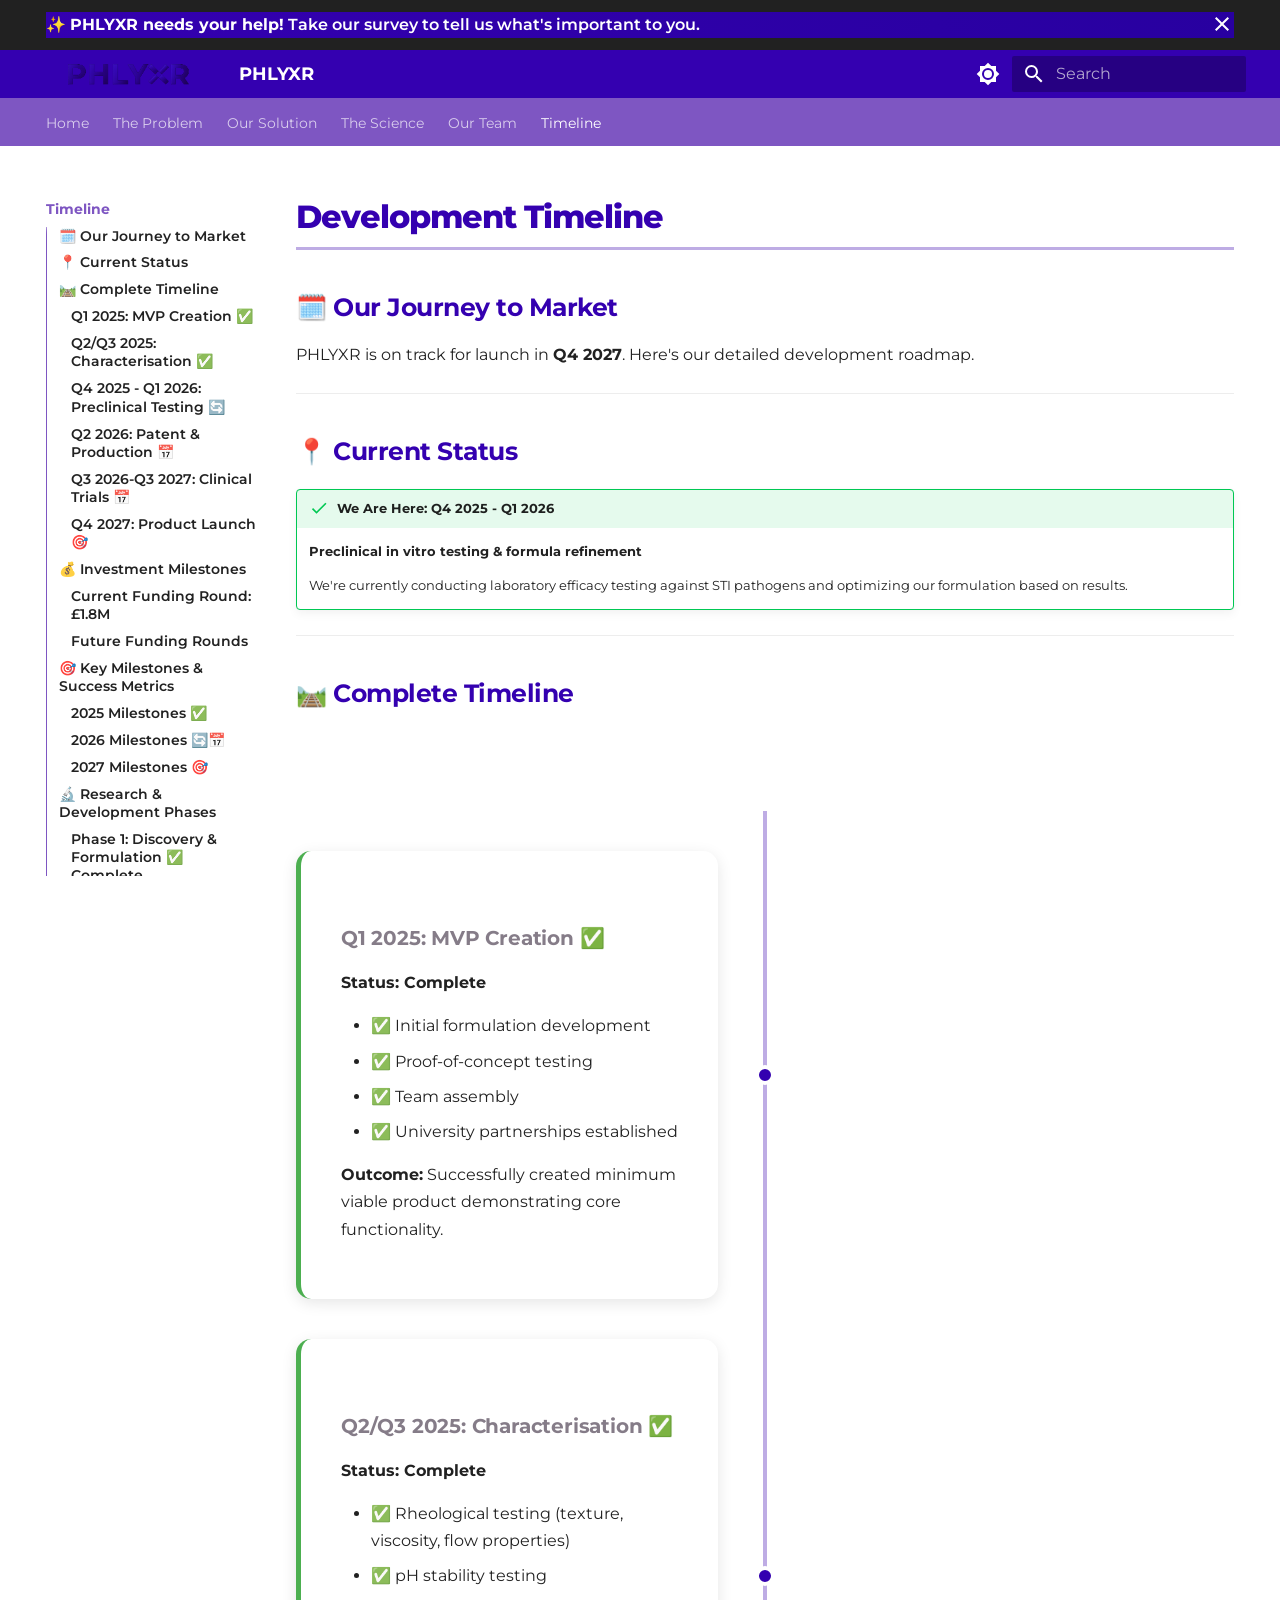
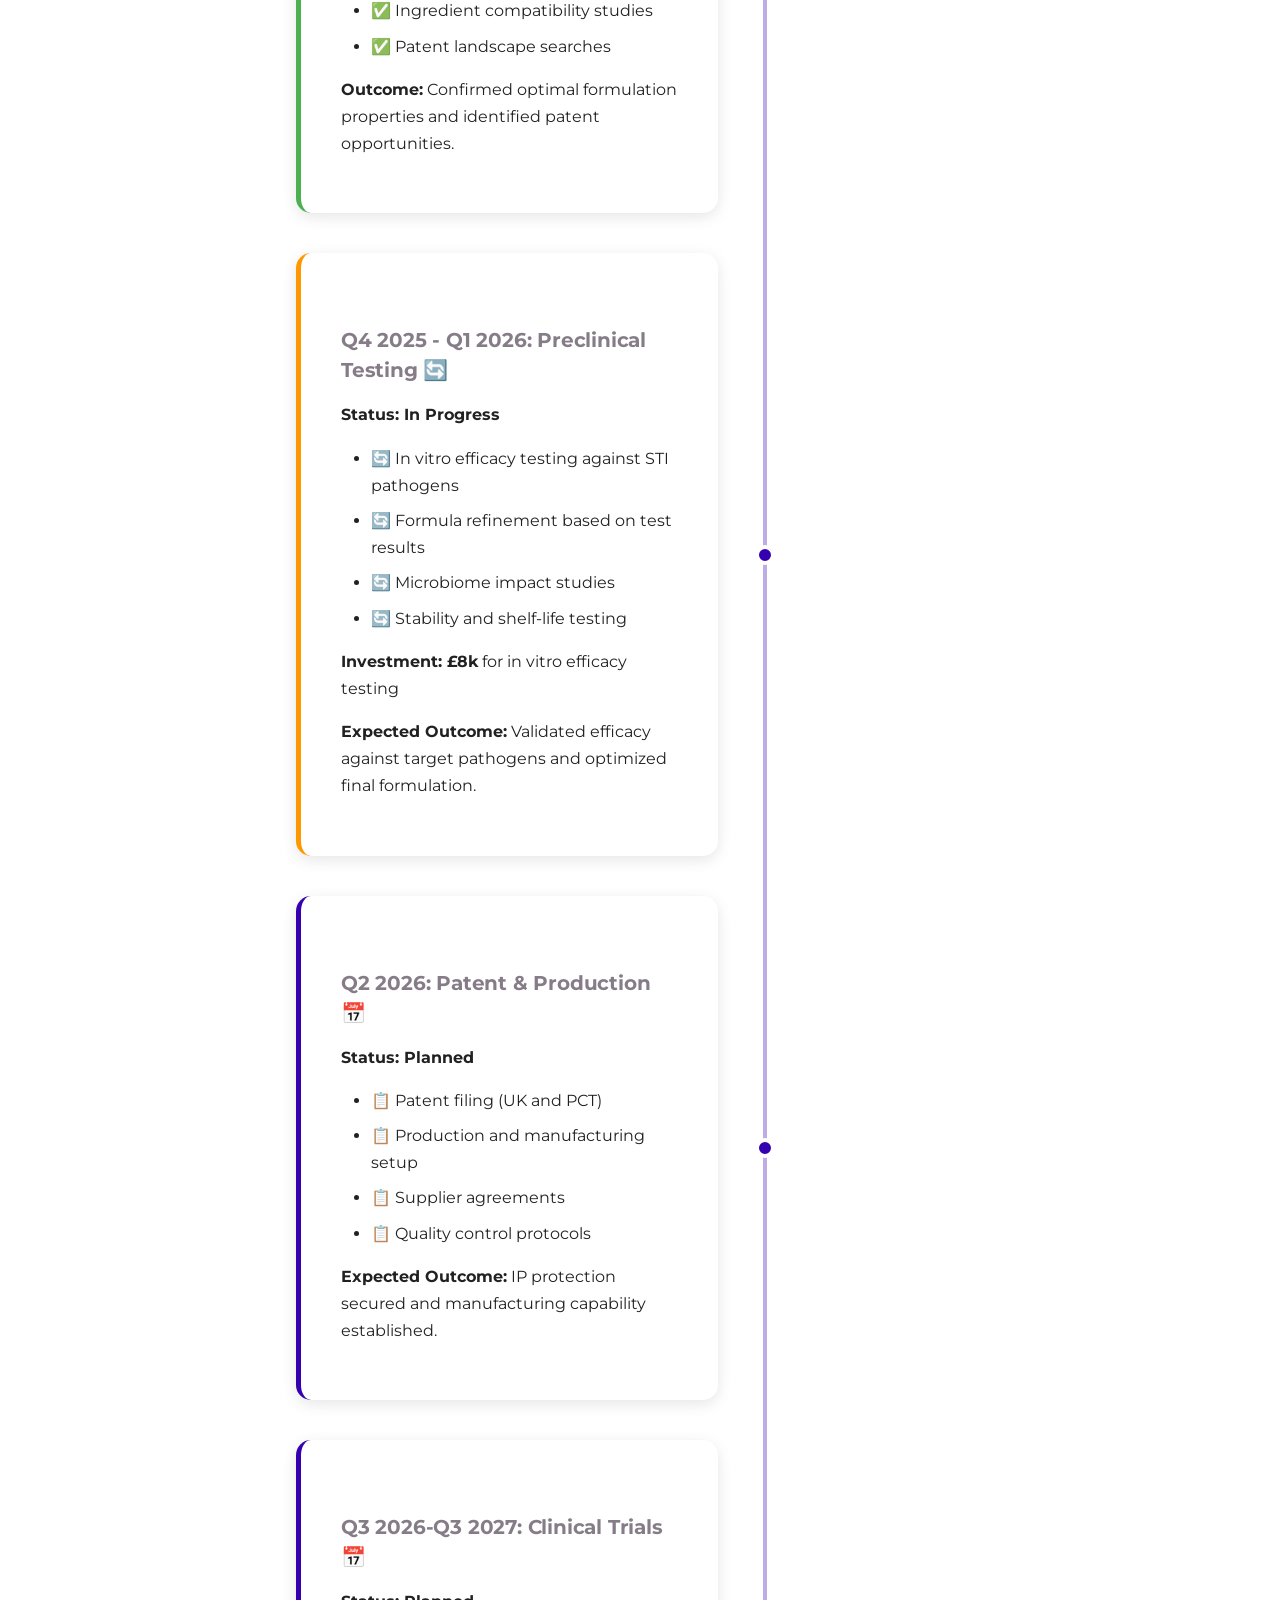
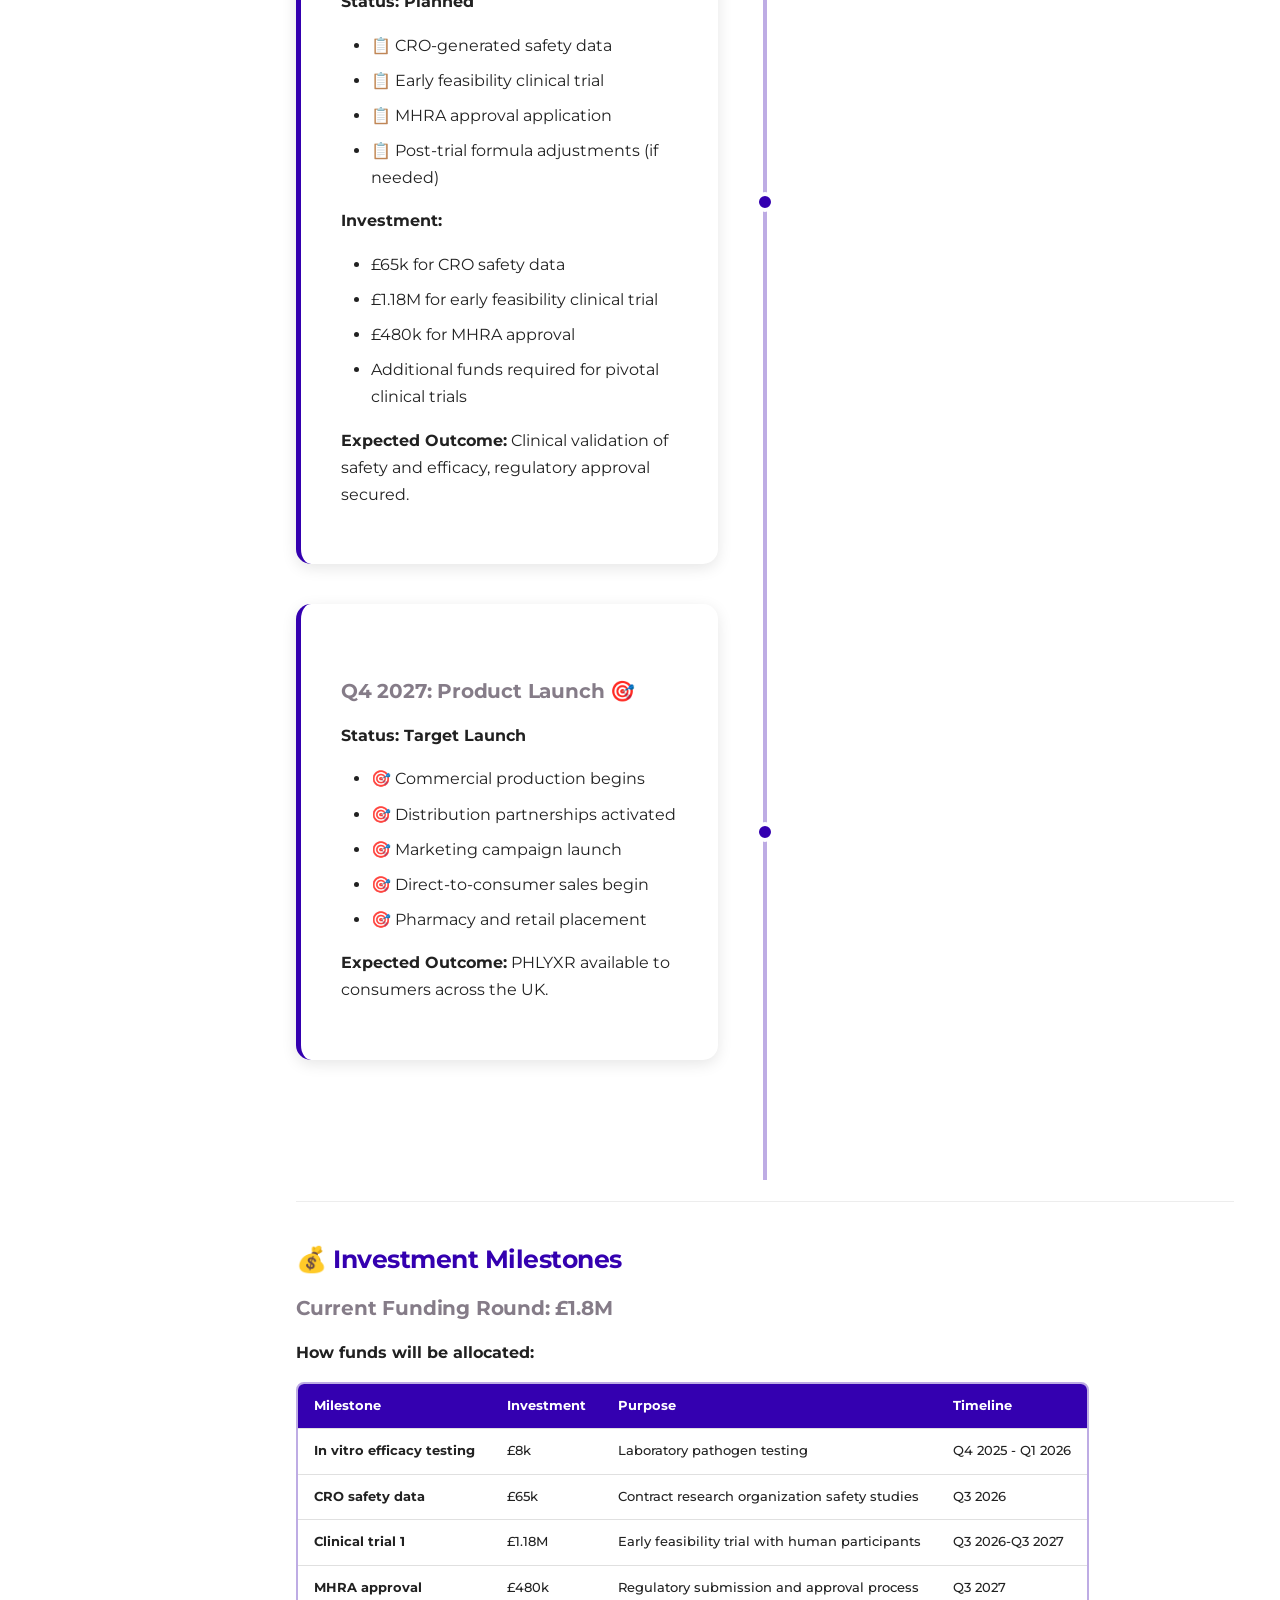
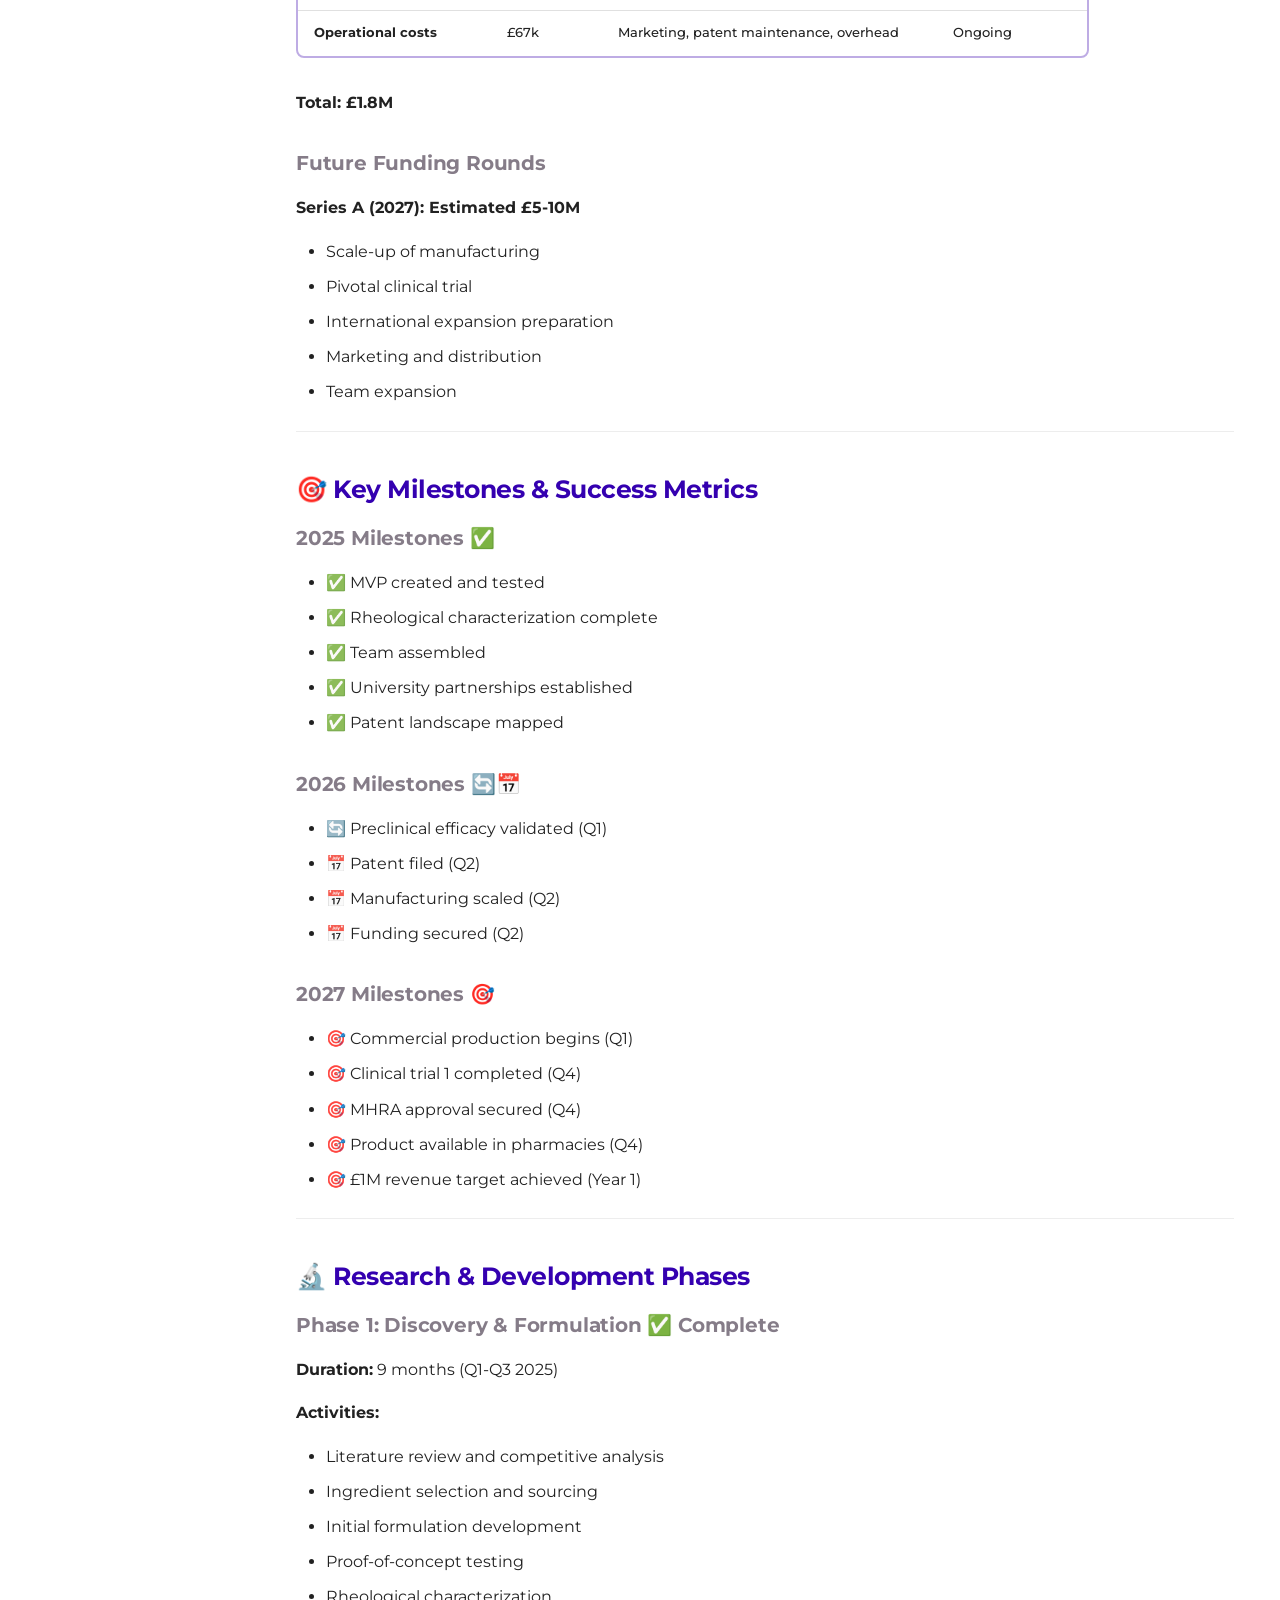
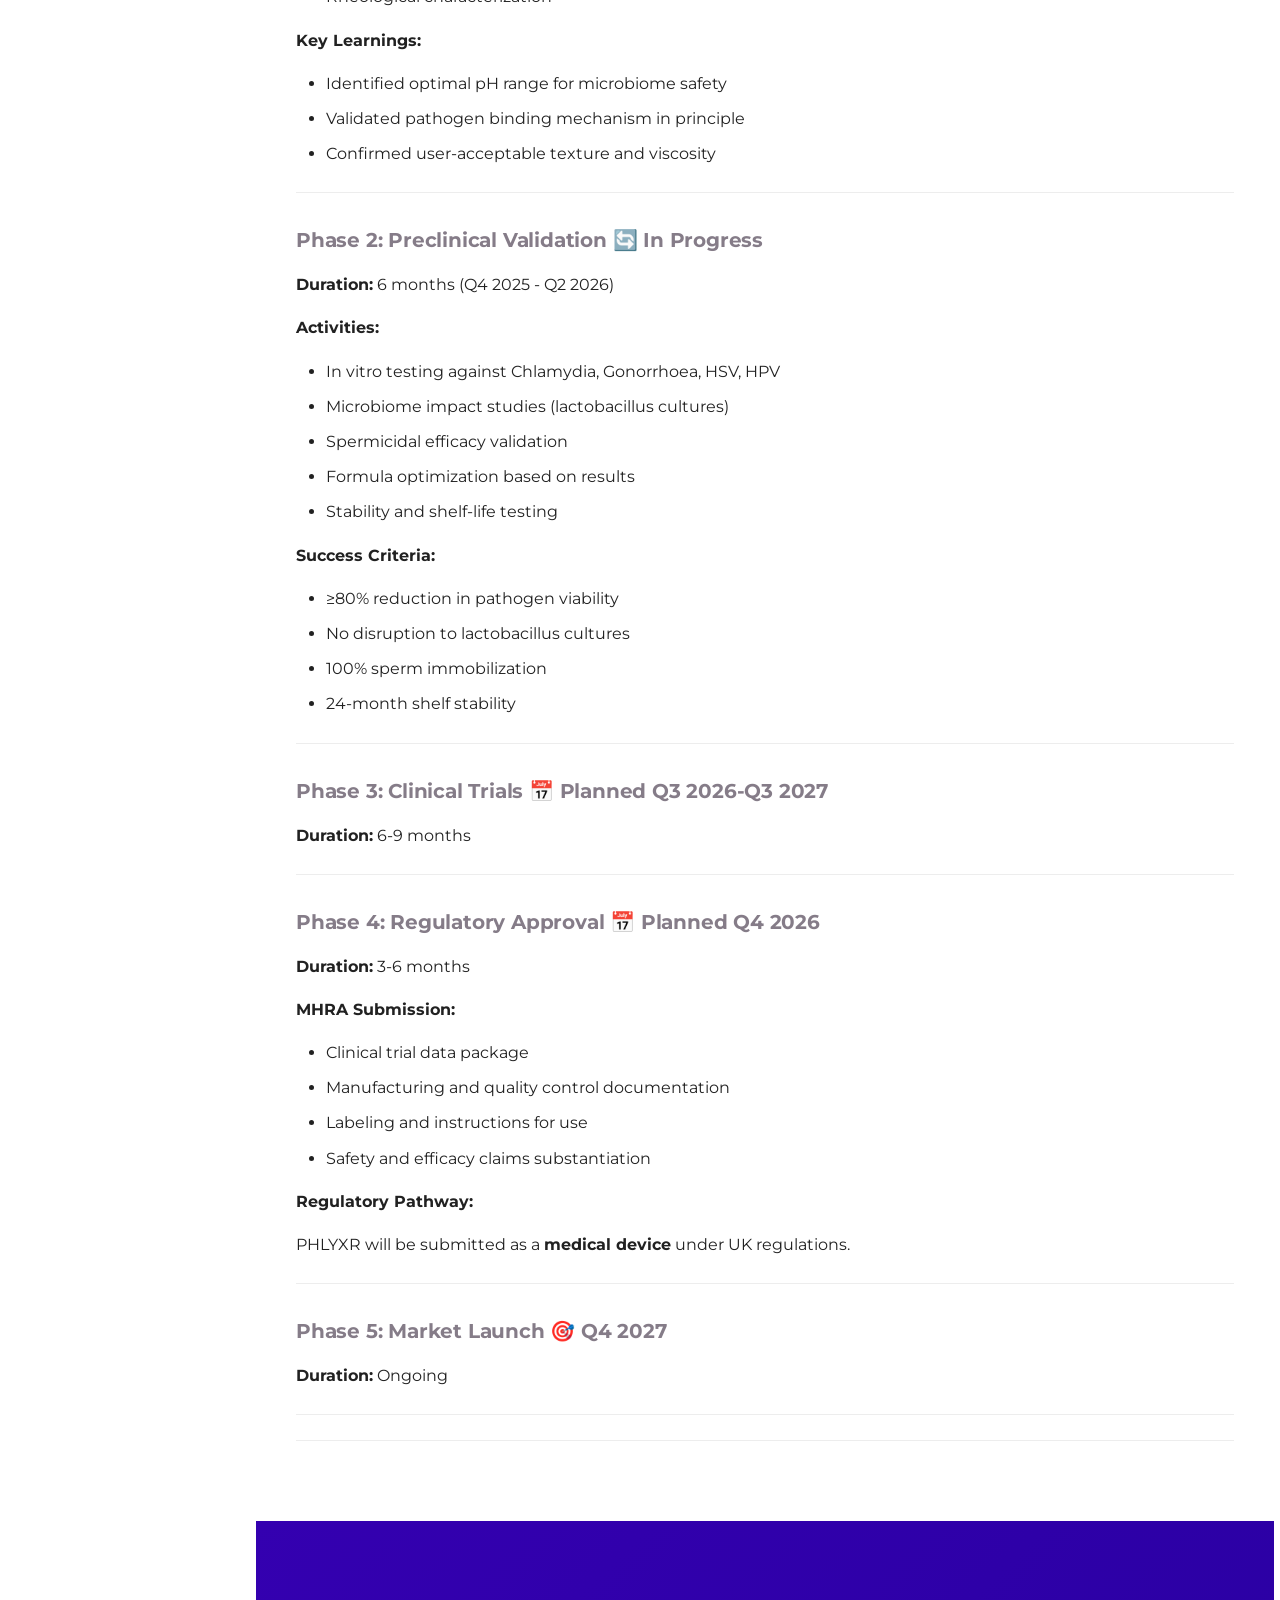
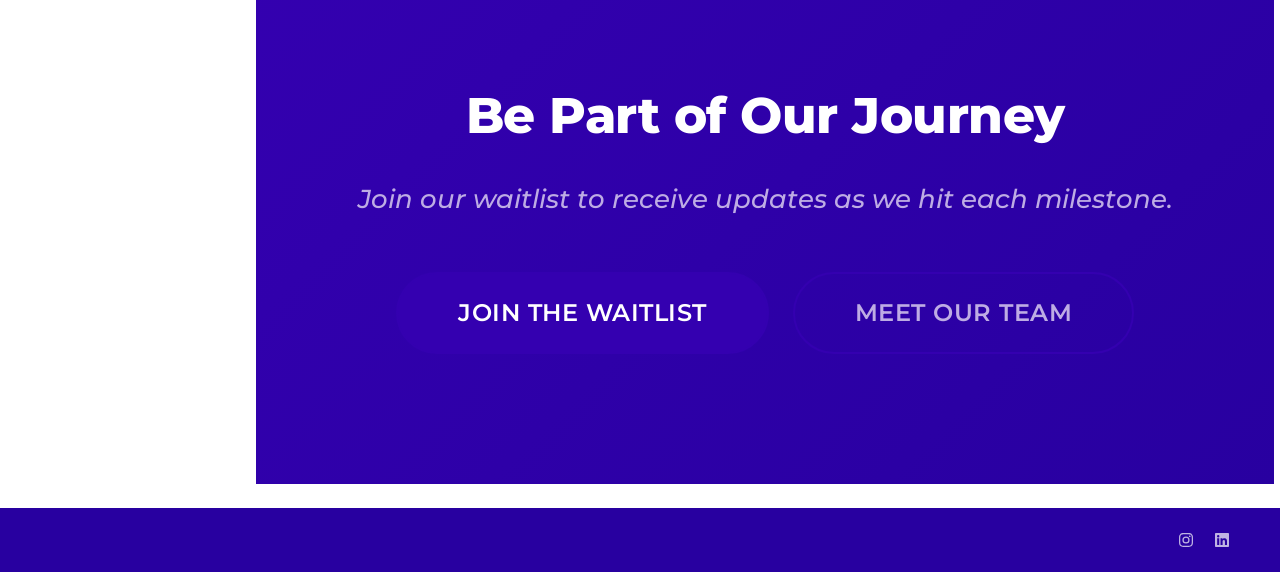
<file: site/timeline/index.html>
<!doctype html>
<html lang="en" class="no-js">
  <head>
    
      <meta charset="utf-8">
      <meta name="viewport" content="width=device-width,initial-scale=1">
      
        <meta name="description" content="A sexual lubricant that prevents STI transmission. Redefining protection so you can live in the moment.">
      
      
        <meta name="author" content="PHLYXR Team">
      
      
        <link rel="canonical" href="https://phlyxr.com/timeline/">
      
      
        <link rel="prev" href="../team/">
      
      
      
        
      
      
      <link rel="icon" href="../assets/favicon.ico">
      <meta name="generator" content="mkdocs-1.6.1, mkdocs-material-9.7.1">
    
    
      
        <title>Timeline - PHLYXR</title>
      
    
    
      <link rel="stylesheet" href="../assets/stylesheets/main.484c7ddc.min.css">
      
        
        <link rel="stylesheet" href="../assets/stylesheets/palette.ab4e12ef.min.css">
      
      


    
    
      
    
    
      
        
        
        <link rel="preconnect" href="https://fonts.gstatic.com" crossorigin>
        <link rel="stylesheet" href="https://fonts.googleapis.com/css?family=Montserrat:300,300i,400,400i,700,700i%7CRoboto+Mono:400,400i,700,700i&display=fallback">
        <style>:root{--md-text-font:"Montserrat";--md-code-font:"Roboto Mono"}</style>
      
    
    
      <link rel="stylesheet" href="../stylesheets/extra.css">
    
    <script>__md_scope=new URL("..",location),__md_hash=e=>[...e].reduce(((e,_)=>(e<<5)-e+_.charCodeAt(0)),0),__md_get=(e,_=localStorage,t=__md_scope)=>JSON.parse(_.getItem(t.pathname+"."+e)),__md_set=(e,_,t=localStorage,a=__md_scope)=>{try{t.setItem(a.pathname+"."+e,JSON.stringify(_))}catch(e){}}</script>
    
      

    
    
  </head>
  
  
    
    
      
    
    
    
    
    <body dir="ltr" data-md-color-scheme="default" data-md-color-primary="deep-purple" data-md-color-accent="deep-purple">
  
    
    <input class="md-toggle" data-md-toggle="drawer" type="checkbox" id="__drawer" autocomplete="off">
    <input class="md-toggle" data-md-toggle="search" type="checkbox" id="__search" autocomplete="off">
    <label class="md-overlay" for="__drawer"></label>
    <div data-md-component="skip">
      
        
        <a href="#development-timeline" class="md-skip">
          Skip to content
        </a>
      
    </div>
    <div data-md-component="announce">
      
        <aside class="md-banner">
          <div class="md-banner__inner md-grid md-typeset">
            
              <button class="md-banner__button md-icon" aria-label="Don't show this again">
                
                <svg xmlns="http://www.w3.org/2000/svg" viewBox="0 0 24 24"><path d="M19 6.41 17.59 5 12 10.59 6.41 5 5 6.41 10.59 12 5 17.59 6.41 19 12 13.41 17.59 19 19 17.59 13.41 12z"/></svg>
              </button>
            
            
<style>.md-announce {
    background: linear-gradient(90deg, #3400B0 0%, #2800A0 100%);
    font-family: 'Montserrat', sans-serif;
  }
</style>
<div class="md-announce">
  <div class="md-announce__inner md-grid md-typeset">
    ✨ <strong>PHLYXR needs your help!</strong> Take our survey to tell us what's important to you.
  </div>
</div>

          </div>
          
            <script>var el=document.querySelector("[data-md-component=announce]");if(el){var content=el.querySelector(".md-typeset");__md_hash(content.innerHTML)===__md_get("__announce")&&(el.hidden=!0)}</script>
          
        </aside>
      
    </div>
    
    
      

<header class="md-header" data-md-component="header">
  <nav class="md-header__inner md-grid" aria-label="Header">
    <a href=".." title="PHLYXR" class="md-header__button md-logo" aria-label="PHLYXR" data-md-component="logo">
      
  <img src="../assets/logo.png" alt="logo">

    </a>
    <label class="md-header__button md-icon" for="__drawer">
      
      <svg xmlns="http://www.w3.org/2000/svg" viewBox="0 0 24 24"><path d="M3 6h18v2H3zm0 5h18v2H3zm0 5h18v2H3z"/></svg>
    </label>
    <div class="md-header__title" data-md-component="header-title">
      <div class="md-header__ellipsis">
        <div class="md-header__topic">
          <span class="md-ellipsis">
            PHLYXR
          </span>
        </div>
        <div class="md-header__topic" data-md-component="header-topic">
          <span class="md-ellipsis">
            
              Timeline
            
          </span>
        </div>
      </div>
    </div>
    
      
        <form class="md-header__option" data-md-component="palette">
  
    
    
    
    <input class="md-option" data-md-color-media="" data-md-color-scheme="default" data-md-color-primary="deep-purple" data-md-color-accent="deep-purple"  aria-label="Switch to dark mode"  type="radio" name="__palette" id="__palette_0">
    
      <label class="md-header__button md-icon" title="Switch to dark mode" for="__palette_1" hidden>
        <svg xmlns="http://www.w3.org/2000/svg" viewBox="0 0 24 24"><path d="M12 8a4 4 0 0 0-4 4 4 4 0 0 0 4 4 4 4 0 0 0 4-4 4 4 0 0 0-4-4m0 10a6 6 0 0 1-6-6 6 6 0 0 1 6-6 6 6 0 0 1 6 6 6 6 0 0 1-6 6m8-9.31V4h-4.69L12 .69 8.69 4H4v4.69L.69 12 4 15.31V20h4.69L12 23.31 15.31 20H20v-4.69L23.31 12z"/></svg>
      </label>
    
  
    
    
    
    <input class="md-option" data-md-color-media="" data-md-color-scheme="slate" data-md-color-primary="deep-purple" data-md-color-accent="deep-purple"  aria-label="Switch to light mode"  type="radio" name="__palette" id="__palette_1">
    
      <label class="md-header__button md-icon" title="Switch to light mode" for="__palette_0" hidden>
        <svg xmlns="http://www.w3.org/2000/svg" viewBox="0 0 24 24"><path d="M12 18c-.89 0-1.74-.2-2.5-.55C11.56 16.5 13 14.42 13 12s-1.44-4.5-3.5-5.45C10.26 6.2 11.11 6 12 6a6 6 0 0 1 6 6 6 6 0 0 1-6 6m8-9.31V4h-4.69L12 .69 8.69 4H4v4.69L.69 12 4 15.31V20h4.69L12 23.31 15.31 20H20v-4.69L23.31 12z"/></svg>
      </label>
    
  
</form>
      
    
    
      <script>var palette=__md_get("__palette");if(palette&&palette.color){if("(prefers-color-scheme)"===palette.color.media){var media=matchMedia("(prefers-color-scheme: light)"),input=document.querySelector(media.matches?"[data-md-color-media='(prefers-color-scheme: light)']":"[data-md-color-media='(prefers-color-scheme: dark)']");palette.color.media=input.getAttribute("data-md-color-media"),palette.color.scheme=input.getAttribute("data-md-color-scheme"),palette.color.primary=input.getAttribute("data-md-color-primary"),palette.color.accent=input.getAttribute("data-md-color-accent")}for(var[key,value]of Object.entries(palette.color))document.body.setAttribute("data-md-color-"+key,value)}</script>
    
    
    
      
      
        <label class="md-header__button md-icon" for="__search">
          
          <svg xmlns="http://www.w3.org/2000/svg" viewBox="0 0 24 24"><path d="M9.5 3A6.5 6.5 0 0 1 16 9.5c0 1.61-.59 3.09-1.56 4.23l.27.27h.79l5 5-1.5 1.5-5-5v-.79l-.27-.27A6.52 6.52 0 0 1 9.5 16 6.5 6.5 0 0 1 3 9.5 6.5 6.5 0 0 1 9.5 3m0 2C7 5 5 7 5 9.5S7 14 9.5 14 14 12 14 9.5 12 5 9.5 5"/></svg>
        </label>
        <div class="md-search" data-md-component="search" role="dialog">
  <label class="md-search__overlay" for="__search"></label>
  <div class="md-search__inner" role="search">
    <form class="md-search__form" name="search">
      <input type="text" class="md-search__input" name="query" aria-label="Search" placeholder="Search" autocapitalize="off" autocorrect="off" autocomplete="off" spellcheck="false" data-md-component="search-query" required>
      <label class="md-search__icon md-icon" for="__search">
        
        <svg xmlns="http://www.w3.org/2000/svg" viewBox="0 0 24 24"><path d="M9.5 3A6.5 6.5 0 0 1 16 9.5c0 1.61-.59 3.09-1.56 4.23l.27.27h.79l5 5-1.5 1.5-5-5v-.79l-.27-.27A6.52 6.52 0 0 1 9.5 16 6.5 6.5 0 0 1 3 9.5 6.5 6.5 0 0 1 9.5 3m0 2C7 5 5 7 5 9.5S7 14 9.5 14 14 12 14 9.5 12 5 9.5 5"/></svg>
        
        <svg xmlns="http://www.w3.org/2000/svg" viewBox="0 0 24 24"><path d="M20 11v2H8l5.5 5.5-1.42 1.42L4.16 12l7.92-7.92L13.5 5.5 8 11z"/></svg>
      </label>
      <nav class="md-search__options" aria-label="Search">
        
        <button type="reset" class="md-search__icon md-icon" title="Clear" aria-label="Clear" tabindex="-1">
          
          <svg xmlns="http://www.w3.org/2000/svg" viewBox="0 0 24 24"><path d="M19 6.41 17.59 5 12 10.59 6.41 5 5 6.41 10.59 12 5 17.59 6.41 19 12 13.41 17.59 19 19 17.59 13.41 12z"/></svg>
        </button>
      </nav>
      
        <div class="md-search__suggest" data-md-component="search-suggest"></div>
      
    </form>
    <div class="md-search__output">
      <div class="md-search__scrollwrap" tabindex="0" data-md-scrollfix>
        <div class="md-search-result" data-md-component="search-result">
          <div class="md-search-result__meta">
            Initializing search
          </div>
          <ol class="md-search-result__list" role="presentation"></ol>
        </div>
      </div>
    </div>
  </div>
</div>
      
    
    
  </nav>
  
</header>
    
    <div class="md-container" data-md-component="container">
      
      
        
          
            
<nav class="md-tabs" aria-label="Tabs" data-md-component="tabs">
  <div class="md-grid">
    <ul class="md-tabs__list">
      
        
  
  
  
  
    <li class="md-tabs__item">
      <a href=".." class="md-tabs__link">
        
  
  
    
  
  Home

      </a>
    </li>
  

      
        
  
  
  
  
    <li class="md-tabs__item">
      <a href="../the-problem/" class="md-tabs__link">
        
  
  
    
  
  The Problem

      </a>
    </li>
  

      
        
  
  
  
  
    <li class="md-tabs__item">
      <a href="../our-solution/" class="md-tabs__link">
        
  
  
    
  
  Our Solution

      </a>
    </li>
  

      
        
  
  
  
  
    <li class="md-tabs__item">
      <a href="../science/" class="md-tabs__link">
        
  
  
    
  
  The Science

      </a>
    </li>
  

      
        
  
  
  
  
    <li class="md-tabs__item">
      <a href="../team/" class="md-tabs__link">
        
  
  
    
  
  Our Team

      </a>
    </li>
  

      
        
  
  
  
    
  
  
    <li class="md-tabs__item md-tabs__item--active">
      <a href="./" class="md-tabs__link">
        
  
  
    
  
  Timeline

      </a>
    </li>
  

      
    </ul>
  </div>
</nav>
          
        
      
      <main class="md-main" data-md-component="main">
        <div class="md-main__inner md-grid">
          
            
              
              <div class="md-sidebar md-sidebar--primary" data-md-component="sidebar" data-md-type="navigation" >
                <div class="md-sidebar__scrollwrap">
                  <div class="md-sidebar__inner">
                    


  


  

<nav class="md-nav md-nav--primary md-nav--lifted md-nav--integrated" aria-label="Navigation" data-md-level="0">
  <label class="md-nav__title" for="__drawer">
    <a href=".." title="PHLYXR" class="md-nav__button md-logo" aria-label="PHLYXR" data-md-component="logo">
      
  <img src="../assets/logo.png" alt="logo">

    </a>
    PHLYXR
  </label>
  
  <ul class="md-nav__list" data-md-scrollfix>
    
      
      
  
  
  
  
    <li class="md-nav__item">
      <a href=".." class="md-nav__link">
        
  
  
  <span class="md-ellipsis">
    
  
    Home
  

    
  </span>
  
  

      </a>
    </li>
  

    
      
      
  
  
  
  
    <li class="md-nav__item">
      <a href="../the-problem/" class="md-nav__link">
        
  
  
  <span class="md-ellipsis">
    
  
    The Problem
  

    
  </span>
  
  

      </a>
    </li>
  

    
      
      
  
  
  
  
    <li class="md-nav__item">
      <a href="../our-solution/" class="md-nav__link">
        
  
  
  <span class="md-ellipsis">
    
  
    Our Solution
  

    
  </span>
  
  

      </a>
    </li>
  

    
      
      
  
  
  
  
    <li class="md-nav__item">
      <a href="../science/" class="md-nav__link">
        
  
  
  <span class="md-ellipsis">
    
  
    The Science
  

    
  </span>
  
  

      </a>
    </li>
  

    
      
      
  
  
  
  
    <li class="md-nav__item">
      <a href="../team/" class="md-nav__link">
        
  
  
  <span class="md-ellipsis">
    
  
    Our Team
  

    
  </span>
  
  

      </a>
    </li>
  

    
      
      
  
  
    
  
  
  
    <li class="md-nav__item md-nav__item--active">
      
      <input class="md-nav__toggle md-toggle" type="checkbox" id="__toc">
      
      
        
      
      
        <label class="md-nav__link md-nav__link--active" for="__toc">
          
  
  
  <span class="md-ellipsis">
    
  
    Timeline
  

    
  </span>
  
  

          <span class="md-nav__icon md-icon"></span>
        </label>
      
      <a href="./" class="md-nav__link md-nav__link--active">
        
  
  
  <span class="md-ellipsis">
    
  
    Timeline
  

    
  </span>
  
  

      </a>
      
        

<nav class="md-nav md-nav--secondary" aria-label="Table of contents">
  
  
  
    
  
  
    <label class="md-nav__title" for="__toc">
      <span class="md-nav__icon md-icon"></span>
      Table of contents
    </label>
    <ul class="md-nav__list" data-md-component="toc" data-md-scrollfix>
      
        <li class="md-nav__item">
  <a href="#our-journey-to-market" class="md-nav__link">
    <span class="md-ellipsis">
      
        🗓️ Our Journey to Market
      
    </span>
  </a>
  
</li>
      
        <li class="md-nav__item">
  <a href="#current-status" class="md-nav__link">
    <span class="md-ellipsis">
      
        📍 Current Status
      
    </span>
  </a>
  
</li>
      
        <li class="md-nav__item">
  <a href="#complete-timeline" class="md-nav__link">
    <span class="md-ellipsis">
      
        🛤️ Complete Timeline
      
    </span>
  </a>
  
    <nav class="md-nav" aria-label="🛤️ Complete Timeline">
      <ul class="md-nav__list">
        
          <li class="md-nav__item">
  <a href="#q1-2025-mvp-creation" class="md-nav__link">
    <span class="md-ellipsis">
      
        Q1 2025: MVP Creation ✅
      
    </span>
  </a>
  
</li>
        
          <li class="md-nav__item">
  <a href="#q2q3-2025-characterisation" class="md-nav__link">
    <span class="md-ellipsis">
      
        Q2/Q3 2025: Characterisation ✅
      
    </span>
  </a>
  
</li>
        
          <li class="md-nav__item">
  <a href="#q4-2025-q1-2026-preclinical-testing" class="md-nav__link">
    <span class="md-ellipsis">
      
        Q4 2025 - Q1 2026: Preclinical Testing 🔄
      
    </span>
  </a>
  
</li>
        
          <li class="md-nav__item">
  <a href="#q2-2026-patent-production" class="md-nav__link">
    <span class="md-ellipsis">
      
        Q2 2026: Patent &amp; Production 📅
      
    </span>
  </a>
  
</li>
        
          <li class="md-nav__item">
  <a href="#q3-2026-q3-2027-clinical-trials" class="md-nav__link">
    <span class="md-ellipsis">
      
        Q3 2026-Q3 2027: Clinical Trials 📅
      
    </span>
  </a>
  
</li>
        
          <li class="md-nav__item">
  <a href="#q4-2027-product-launch" class="md-nav__link">
    <span class="md-ellipsis">
      
        Q4 2027: Product Launch 🎯
      
    </span>
  </a>
  
</li>
        
      </ul>
    </nav>
  
</li>
      
        <li class="md-nav__item">
  <a href="#investment-milestones" class="md-nav__link">
    <span class="md-ellipsis">
      
        💰 Investment Milestones
      
    </span>
  </a>
  
    <nav class="md-nav" aria-label="💰 Investment Milestones">
      <ul class="md-nav__list">
        
          <li class="md-nav__item">
  <a href="#current-funding-round-18m" class="md-nav__link">
    <span class="md-ellipsis">
      
        Current Funding Round: £1.8M
      
    </span>
  </a>
  
</li>
        
          <li class="md-nav__item">
  <a href="#future-funding-rounds" class="md-nav__link">
    <span class="md-ellipsis">
      
        Future Funding Rounds
      
    </span>
  </a>
  
</li>
        
      </ul>
    </nav>
  
</li>
      
        <li class="md-nav__item">
  <a href="#key-milestones-success-metrics" class="md-nav__link">
    <span class="md-ellipsis">
      
        🎯 Key Milestones &amp; Success Metrics
      
    </span>
  </a>
  
    <nav class="md-nav" aria-label="🎯 Key Milestones &amp; Success Metrics">
      <ul class="md-nav__list">
        
          <li class="md-nav__item">
  <a href="#2025-milestones" class="md-nav__link">
    <span class="md-ellipsis">
      
        2025 Milestones ✅
      
    </span>
  </a>
  
</li>
        
          <li class="md-nav__item">
  <a href="#2026-milestones" class="md-nav__link">
    <span class="md-ellipsis">
      
        2026 Milestones 🔄📅
      
    </span>
  </a>
  
</li>
        
          <li class="md-nav__item">
  <a href="#2027-milestones" class="md-nav__link">
    <span class="md-ellipsis">
      
        2027 Milestones 🎯
      
    </span>
  </a>
  
</li>
        
      </ul>
    </nav>
  
</li>
      
        <li class="md-nav__item">
  <a href="#research-development-phases" class="md-nav__link">
    <span class="md-ellipsis">
      
        🔬 Research &amp; Development Phases
      
    </span>
  </a>
  
    <nav class="md-nav" aria-label="🔬 Research &amp; Development Phases">
      <ul class="md-nav__list">
        
          <li class="md-nav__item">
  <a href="#phase-1-discovery-formulation-complete" class="md-nav__link">
    <span class="md-ellipsis">
      
        Phase 1: Discovery &amp; Formulation ✅ Complete
      
    </span>
  </a>
  
</li>
        
          <li class="md-nav__item">
  <a href="#phase-2-preclinical-validation-in-progress" class="md-nav__link">
    <span class="md-ellipsis">
      
        Phase 2: Preclinical Validation 🔄 In Progress
      
    </span>
  </a>
  
</li>
        
          <li class="md-nav__item">
  <a href="#phase-3-clinical-trials-planned-q3-2026-q3-2027" class="md-nav__link">
    <span class="md-ellipsis">
      
        Phase 3: Clinical Trials 📅 Planned Q3 2026-Q3 2027
      
    </span>
  </a>
  
</li>
        
          <li class="md-nav__item">
  <a href="#phase-4-regulatory-approval-planned-q4-2026" class="md-nav__link">
    <span class="md-ellipsis">
      
        Phase 4: Regulatory Approval 📅 Planned Q4 2026
      
    </span>
  </a>
  
</li>
        
          <li class="md-nav__item">
  <a href="#phase-5-market-launch-q4-2027" class="md-nav__link">
    <span class="md-ellipsis">
      
        Phase 5: Market Launch 🎯 Q4 2027
      
    </span>
  </a>
  
</li>
        
      </ul>
    </nav>
  
</li>
      
        <li class="md-nav__item">
  <a href="#be-part-of-our-journey" class="md-nav__link">
    <span class="md-ellipsis">
      
        Be Part of Our Journey
      
    </span>
  </a>
  
</li>
      
    </ul>
  
</nav>
      
    </li>
  

    
  </ul>
</nav>
                  </div>
                </div>
              </div>
            
            
          
          
            <div class="md-content" data-md-component="content">
              
              <article class="md-content__inner md-typeset">
                
                  



<h1 id="development-timeline">Development Timeline</h1>
<h2 id="our-journey-to-market">🗓️ Our Journey to Market</h2>
<p>PHLYXR is on track for launch in <strong>Q4 2027</strong>. Here's our detailed development roadmap.</p>
<hr />
<h2 id="current-status">📍 Current Status</h2>
<div class="admonition success">
<p class="admonition-title">We Are Here: Q4 2025 - Q1 2026</p>
<p><strong>Preclinical in vitro testing &amp; formula refinement</strong></p>
<p>We're currently conducting laboratory efficacy testing against STI pathogens and optimizing our formulation based on results.</p>
</div>
<hr />
<h2 id="complete-timeline">🛤️ Complete Timeline</h2>
<div class="timeline">
<div class="timeline-item">
<div class="timeline-content complete">
<h3 id="q1-2025-mvp-creation"><strong>Q1 2025: MVP Creation</strong> ✅</h3>
<p><strong>Status: Complete</strong></p>
<ul>
<li>✅ Initial formulation development</li>
<li>✅ Proof-of-concept testing</li>
<li>✅ Team assembly</li>
<li>✅ University partnerships established</li>
</ul>
<p><strong>Outcome:</strong> Successfully created minimum viable product demonstrating core functionality.</p>
</div>
<div class="timeline-marker"></div>
</div>
<div class="timeline-item">
<div class="timeline-content complete">
<h3 id="q2q3-2025-characterisation"><strong>Q2/Q3 2025: Characterisation</strong> ✅</h3>
<p><strong>Status: Complete</strong></p>
<ul>
<li>✅ Rheological testing (texture, viscosity, flow properties)</li>
<li>✅ pH stability testing</li>
<li>✅ Ingredient compatibility studies</li>
<li>✅ Patent landscape searches</li>
</ul>
<p><strong>Outcome:</strong> Confirmed optimal formulation properties and identified patent opportunities.</p>
</div>
<div class="timeline-marker"></div>
</div>
<div class="timeline-item">
<div class="timeline-content in-progress">
<h3 id="q4-2025-q1-2026-preclinical-testing"><strong>Q4 2025 - Q1 2026: Preclinical Testing</strong> 🔄</h3>
<p><strong>Status: In Progress</strong></p>
<ul>
<li>🔄 In vitro efficacy testing against STI pathogens</li>
<li>🔄 Formula refinement based on test results</li>
<li>🔄 Microbiome impact studies</li>
<li>🔄 Stability and shelf-life testing</li>
</ul>
<p><strong>Investment: £8k</strong> for in vitro efficacy testing</p>
<p><strong>Expected Outcome:</strong> Validated efficacy against target pathogens and optimized final formulation.</p>
</div>
<div class="timeline-marker"></div>
</div>
<div class="timeline-item">
<div class="timeline-content">
<h3 id="q2-2026-patent-production"><strong>Q2 2026: Patent &amp; Production</strong> 📅</h3>
<p><strong>Status: Planned</strong></p>
<ul>
<li>📋 Patent filing (UK and PCT)</li>
<li>📋 Production and manufacturing setup</li>
<li>📋 Supplier agreements</li>
<li>📋 Quality control protocols</li>
</ul>
<p><strong>Expected Outcome:</strong> IP protection secured and manufacturing capability established.</p>
</div>
<div class="timeline-marker"></div>
</div>
<div class="timeline-item">
<div class="timeline-content">
<h3 id="q3-2026-q3-2027-clinical-trials"><strong>Q3 2026-Q3 2027: Clinical Trials</strong> 📅</h3>
<p><strong>Status: Planned</strong></p>
<ul>
<li>📋 CRO-generated safety data</li>
<li>📋 Early feasibility clinical trial</li>
<li>📋 MHRA approval application</li>
<li>📋 Post-trial formula adjustments (if needed)</li>
</ul>
<p><strong>Investment:</strong></p>
<ul>
<li>£65k for CRO safety data</li>
<li>£1.18M for early feasibility clinical trial</li>
<li>£480k for MHRA approval</li>
<li>Additional funds required for pivotal clinical trials</li>
</ul>
<p><strong>Expected Outcome:</strong> Clinical validation of safety and efficacy, regulatory approval secured.</p>
</div>
<div class="timeline-marker"></div>
</div>
<div class="timeline-item">
<div class="timeline-content">
<h3 id="q4-2027-product-launch"><strong>Q4 2027: Product Launch</strong> 🎯</h3>
<p><strong>Status: Target Launch</strong></p>
<ul>
<li>🎯 Commercial production begins</li>
<li>🎯 Distribution partnerships activated</li>
<li>🎯 Marketing campaign launch</li>
<li>🎯 Direct-to-consumer sales begin</li>
<li>🎯 Pharmacy and retail placement</li>
</ul>
<p><strong>Expected Outcome:</strong> PHLYXR available to consumers across the UK.</p>
</div>
<div class="timeline-marker"></div>
</div>
</div>
<hr />
<h2 id="investment-milestones">💰 Investment Milestones</h2>
<h3 id="current-funding-round-18m"><strong>Current Funding Round: £1.8M</strong></h3>
<p><strong>How funds will be allocated:</strong></p>
<table>
<thead>
<tr>
<th><strong>Milestone</strong></th>
<th><strong>Investment</strong></th>
<th><strong>Purpose</strong></th>
<th><strong>Timeline</strong></th>
</tr>
</thead>
<tbody>
<tr>
<td><strong>In vitro efficacy testing</strong></td>
<td>£8k</td>
<td>Laboratory pathogen testing</td>
<td>Q4 2025 - Q1 2026</td>
</tr>
<tr>
<td><strong>CRO safety data</strong></td>
<td>£65k</td>
<td>Contract research organization safety studies</td>
<td>Q3 2026</td>
</tr>
<tr>
<td><strong>Clinical trial 1</strong></td>
<td>£1.18M</td>
<td>Early feasibility trial with human participants</td>
<td>Q3 2026-Q3 2027</td>
</tr>
<tr>
<td><strong>MHRA approval</strong></td>
<td>£480k</td>
<td>Regulatory submission and approval process</td>
<td>Q3 2027</td>
</tr>
<tr>
<td><strong>Operational costs</strong></td>
<td>£67k</td>
<td>Marketing, patent maintenance, overhead</td>
<td>Ongoing</td>
</tr>
</tbody>
</table>
<p><strong>Total: £1.8M</strong></p>
<h3 id="future-funding-rounds"><strong>Future Funding Rounds</strong></h3>
<p><strong>Series A (2027): Estimated £5-10M</strong></p>
<ul>
<li>Scale-up of manufacturing</li>
<li>Pivotal clinical trial</li>
<li>International expansion preparation</li>
<li>Marketing and distribution</li>
<li>Team expansion</li>
</ul>
<hr />
<h2 id="key-milestones-success-metrics">🎯 Key Milestones &amp; Success Metrics</h2>
<h3 id="2025-milestones"><strong>2025 Milestones</strong> ✅</h3>
<ul>
<li>✅ MVP created and tested</li>
<li>✅ Rheological characterization complete</li>
<li>✅ Team assembled</li>
<li>✅ University partnerships established</li>
<li>✅ Patent landscape mapped</li>
</ul>
<h3 id="2026-milestones"><strong>2026 Milestones</strong> 🔄📅</h3>
<ul>
<li>🔄 Preclinical efficacy validated (Q1)</li>
<li>📅 Patent filed (Q2)</li>
<li>📅 Manufacturing scaled (Q2)</li>
<li>📅 Funding secured (Q2)</li>
</ul>
<h3 id="2027-milestones"><strong>2027 Milestones</strong> 🎯</h3>
<ul>
<li>🎯 Commercial production begins (Q1)</li>
<li>🎯 Clinical trial 1 completed (Q4)</li>
<li>🎯 MHRA approval secured (Q4)</li>
<li>🎯 Product available in pharmacies (Q4)</li>
<li>🎯 £1M revenue target achieved (Year 1)</li>
</ul>
<hr />
<h2 id="research-development-phases">🔬 Research &amp; Development Phases</h2>
<h3 id="phase-1-discovery-formulation-complete"><strong>Phase 1: Discovery &amp; Formulation</strong> ✅ Complete</h3>
<p><strong>Duration:</strong> 9 months (Q1-Q3 2025)</p>
<p><strong>Activities:</strong></p>
<ul>
<li>Literature review and competitive analysis</li>
<li>Ingredient selection and sourcing</li>
<li>Initial formulation development</li>
<li>Proof-of-concept testing</li>
<li>Rheological characterization</li>
</ul>
<p><strong>Key Learnings:</strong></p>
<ul>
<li>Identified optimal pH range for microbiome safety</li>
<li>Validated pathogen binding mechanism in principle</li>
<li>Confirmed user-acceptable texture and viscosity</li>
</ul>
<hr />
<h3 id="phase-2-preclinical-validation-in-progress"><strong>Phase 2: Preclinical Validation</strong> 🔄 In Progress</h3>
<p><strong>Duration:</strong> 6 months (Q4 2025 - Q2 2026)</p>
<p><strong>Activities:</strong></p>
<ul>
<li>In vitro testing against Chlamydia, Gonorrhoea, HSV, HPV</li>
<li>Microbiome impact studies (lactobacillus cultures)</li>
<li>Spermicidal efficacy validation</li>
<li>Formula optimization based on results</li>
<li>Stability and shelf-life testing</li>
</ul>
<p><strong>Success Criteria:</strong></p>
<ul>
<li>≥80% reduction in pathogen viability</li>
<li>No disruption to lactobacillus cultures</li>
<li>100% sperm immobilization</li>
<li>24-month shelf stability</li>
</ul>
<hr />
<h3 id="phase-3-clinical-trials-planned-q3-2026-q3-2027"><strong>Phase 3: Clinical Trials</strong> 📅 Planned Q3 2026-Q3 2027</h3>
<p><strong>Duration:</strong> 6-9 months</p>
<!--**Study Design:**

- **Phase 1a: Safety & Tolerability** (n=50)
  - Single and repeated dose safety
  - Adverse event monitoring
  - Microbiome impact assessment

- **Phase 1b: Early Feasibility** (n=150)
  - Real-world usage patterns
  - User satisfaction and acceptability
  - Preliminary efficacy signals

**Primary Endpoints:**

- Safety: Incidence of adverse events
- Tolerability: User-reported comfort and satisfaction
- Microbiome: Pre/post vaginal flora analysis

**Secondary Endpoints:**

- STI incidence in users vs. controls
- Contraceptive efficacy
- Product preference vs. standard lubricants
-->
<hr />
<h3 id="phase-4-regulatory-approval-planned-q4-2026"><strong>Phase 4: Regulatory Approval</strong> 📅 Planned Q4 2026</h3>
<p><strong>Duration:</strong> 3-6 months</p>
<p><strong>MHRA Submission:</strong></p>
<ul>
<li>Clinical trial data package</li>
<li>Manufacturing and quality control documentation</li>
<li>Labeling and instructions for use</li>
<li>Safety and efficacy claims substantiation</li>
</ul>
<p><strong>Regulatory Pathway:</strong></p>
<p>PHLYXR will be submitted as a <strong>medical device</strong> under UK regulations.</p>
<hr />
<h3 id="phase-5-market-launch-q4-2027"><strong>Phase 5: Market Launch</strong> 🎯 Q4 2027</h3>
<p><strong>Duration:</strong> Ongoing</p>
<!--**Launch Activities:**

- Commercial manufacturing ramp-up
- Distribution to pharmacies and retailers
- Direct-to-consumer e-commerce
- Marketing campaign (digital, social, PR)
- Healthcare provider education
- Post-market surveillance
-->
<hr />
<!--## 📊 Risk Mitigation

### **Potential Challenges & Our Solutions**

**Challenge: Clinical trial delays**

- **Mitigation:** Early CRO engagement, flexible timeline buffers, multiple trial site options

**Challenge: Regulatory hurdles**

- **Mitigation:** Regulatory consultants engaged, pre-submission meetings with MHRA, comprehensive documentation

**Challenge: Manufacturing scale-up issues**

- **Mitigation:** Experienced manufacturing partners, pilot production runs, quality control protocols

**Challenge: Market competition**

- **Mitigation:** Strong IP protection, unique value proposition, early market entry advantage

**Challenge: User adoption**

- **Mitigation:** Strategic partnerships, healthcare provider education, competitive pricing, strong marketing

---

## 🌍 Post-Launch Roadmap

### **2028 and Beyond**

**Year 2 (2028):**

- Expand to EU markets
- Launch additional product formats (applicators, single-use packets)
- Publish clinical trial results in peer-reviewed journals
- Achieve profitability

**Year 3 (2029):**

- Enter US market (FDA approval pathway)
- Develop complementary products
- NHS procurement contracts
- International licensing agreements

**Year 4-5 (2030-2031):**

- Global expansion (Asia, Latin America, Africa)
- Product line extensions
- Potential acquisition or IPO

---

## 📈 Success Indicators

### **How We Measure Progress**

**Scientific Milestones:**

- ✅ Preclinical efficacy validated
- ✅ Clinical trial enrollment complete
- ✅ Regulatory approval secured
- ✅ Peer-reviewed publications

**Business Milestones:**

- ✅ Funding rounds closed
- ✅ Strategic partnerships signed
- ✅ Manufacturing capacity established
- ✅ Revenue targets achieved

**Impact Milestones:**

- ✅ Users protected from STIs
- ✅ NHS cost savings realized
- ✅ Market share captured
- ✅ Public health impact demonstrated
-->
<hr />
<div class="footer-cta">
<h2 id="be-part-of-our-journey">Be Part of Our Journey</h2>
<p>Join our waitlist to receive updates as we hit each milestone.</p>
<div style="text-align: center; margin: 2rem 0;">
<a href="../index.md#waitlist" class="cta-button">Join the Waitlist</a>
<a href="team.md" class="cta-button secondary">Meet Our Team</a>
</div>
</div>












                
              </article>
            </div>
          
          
<script>var target=document.getElementById(location.hash.slice(1));target&&target.name&&(target.checked=target.name.startsWith("__tabbed_"))</script>
        </div>
        
          <button type="button" class="md-top md-icon" data-md-component="top" hidden>
  
  <svg xmlns="http://www.w3.org/2000/svg" viewBox="0 0 24 24"><path d="M13 20h-2V8l-5.5 5.5-1.42-1.42L12 4.16l7.92 7.92-1.42 1.42L13 8z"/></svg>
  Back to top
</button>
        
      </main>
      
        <footer class="md-footer">
  
  <div class="md-footer-meta md-typeset">
    <div class="md-footer-meta__inner md-grid">
      <div class="md-copyright">
  
  
</div>
      
        
<div class="md-social">
  
    
    
    
    
    <a href="https://www.instagram.com/phlyxr/" target="_blank" rel="noopener" title="PHLYXR on Instagram" class="md-social__link">
      <svg xmlns="http://www.w3.org/2000/svg" viewBox="0 0 448 512"><!--! Font Awesome Free 7.1.0 by @fontawesome - https://fontawesome.com License - https://fontawesome.com/license/free (Icons: CC BY 4.0, Fonts: SIL OFL 1.1, Code: MIT License) Copyright 2025 Fonticons, Inc.--><path d="M224.3 141a115 115 0 1 0-.6 230 115 115 0 1 0 .6-230m-.6 40.4a74.6 74.6 0 1 1 .6 149.2 74.6 74.6 0 1 1-.6-149.2m93.4-45.1a26.8 26.8 0 1 1 53.6 0 26.8 26.8 0 1 1-53.6 0m129.7 27.2c-1.7-35.9-9.9-67.7-36.2-93.9-26.2-26.2-58-34.4-93.9-36.2-37-2.1-147.9-2.1-184.9 0-35.8 1.7-67.6 9.9-93.9 36.1s-34.4 58-36.2 93.9c-2.1 37-2.1 147.9 0 184.9 1.7 35.9 9.9 67.7 36.2 93.9s58 34.4 93.9 36.2c37 2.1 147.9 2.1 184.9 0 35.9-1.7 67.7-9.9 93.9-36.2 26.2-26.2 34.4-58 36.2-93.9 2.1-37 2.1-147.8 0-184.8M399 388c-7.8 19.6-22.9 34.7-42.6 42.6-29.5 11.7-99.5 9-132.1 9s-102.7 2.6-132.1-9c-19.6-7.8-34.7-22.9-42.6-42.6-11.7-29.5-9-99.5-9-132.1s-2.6-102.7 9-132.1c7.8-19.6 22.9-34.7 42.6-42.6 29.5-11.7 99.5-9 132.1-9s102.7-2.6 132.1 9c19.6 7.8 34.7 22.9 42.6 42.6 11.7 29.5 9 99.5 9 132.1s2.7 102.7-9 132.1"/></svg>
    </a>
  
    
    
    
    
    <a href="https://www.linkedin.com/company/phlyxr/" target="_blank" rel="noopener" title="PHLYXR on LinkedIn" class="md-social__link">
      <svg xmlns="http://www.w3.org/2000/svg" viewBox="0 0 448 512"><!--! Font Awesome Free 7.1.0 by @fontawesome - https://fontawesome.com License - https://fontawesome.com/license/free (Icons: CC BY 4.0, Fonts: SIL OFL 1.1, Code: MIT License) Copyright 2025 Fonticons, Inc.--><path d="M416 32H31.9C14.3 32 0 46.5 0 64.3v383.4C0 465.5 14.3 480 31.9 480H416c17.6 0 32-14.5 32-32.3V64.3c0-17.8-14.4-32.3-32-32.3M135.4 416H69V202.2h66.5V416zM102.2 96a38.5 38.5 0 1 1 0 77 38.5 38.5 0 1 1 0-77m282.1 320h-66.4V312c0-24.8-.5-56.7-34.5-56.7-34.6 0-39.9 27-39.9 54.9V416h-66.4V202.2h63.7v29.2h.9c8.9-16.8 30.6-34.5 62.9-34.5 67.2 0 79.7 44.3 79.7 101.9z"/></svg>
    </a>
  
</div>
      
    </div>
  </div>
</footer>
      
    </div>
    <div class="md-dialog" data-md-component="dialog">
      <div class="md-dialog__inner md-typeset"></div>
    </div>
    
    
    
      
      
      <script id="__config" type="application/json">{"annotate": null, "base": "..", "features": ["navigation.instant", "navigation.tracking", "navigation.sections", "navigation.top", "navigation.tabs", "toc.integrate", "search.suggest", "search.highlight", "content.code.copy", "announce.dismiss"], "search": "../assets/javascripts/workers/search.2c215733.min.js", "tags": null, "translations": {"clipboard.copied": "Copied to clipboard", "clipboard.copy": "Copy to clipboard", "search.result.more.one": "1 more on this page", "search.result.more.other": "# more on this page", "search.result.none": "No matching documents", "search.result.one": "1 matching document", "search.result.other": "# matching documents", "search.result.placeholder": "Type to start searching", "search.result.term.missing": "Missing", "select.version": "Select version"}, "version": null}</script>
    
    
      <script src="../assets/javascripts/bundle.79ae519e.min.js"></script>
      
    
  </body>
</html>
</file>
<file: site/stylesheets/extra.css>
/* ============================================
   GOOGLE FONTS IMPORT - MONTSERRAT
   ============================================ */

@import url('https://fonts.googleapis.com/css2?family=Montserrat:wght@300;400;500;600;700;800;900&display=swap');

:root {
  --phlyxr-primary: #3400B0;
  --phlyxr-light-purple: #BEACE4;
  --phlyxr-light-gray: #D8D5D9;
  --phlyxr-dark-gray: #857C88;
  --phlyxr-white: #FFFFFF;
  --phlyxr-urgent: #FF4444;
}

/* ============================================
   GLOBAL FONT APPLICATION
   ============================================ */

body,.md-typeset {
  font-family: 'Montserrat', sans-serif !important;
}

h1, h2, h3, h4, h5, h6 {
  font-family: 'Montserrat', sans-serif !important;
  font-weight: 700;
}.md-header,.md-nav,.md-footer {
  font-family: 'Montserrat', sans-serif !important;
}

/* ============================================
   HERO SECTION
   ============================================ */.hero-section {
  background: linear-gradient(135deg, var(--phlyxr-light-gray) 0%, #C5C1C7 100%);
  min-height: 20vh;
  display: flex;
  flex-direction: column;
  justify-content: center;
  align-items: center;
  text-align: center;
  padding: 4rem 2rem;
  margin: -2rem -2rem 2rem -2rem;
}.phlyxr-logo-img {
  max-width: 600px;
  width: 100%;
  height: auto;
  margin-bottom: 2rem;
  filter: drop-shadow(0 4px 6px rgba(0,0,0,0.1));
}.hero-tagline {
  font-family: 'Montserrat', sans-serif;
  font-size: 2rem;
  color: var(--phlyxr-primary);
  font-weight: 700;
  margin-bottom: 1rem;
  line-height: 1.4;
  letter-spacing: -0.5px;
}.hero-subtitle {
  font-family: 'Montserrat', sans-serif;
  font-size: 1.8rem;
  color: var(--phlyxr-dark-gray);
  margin-bottom: 1.5rem;
  font-weight: 500;
}.hero-description {
  font-family: 'Montserrat', sans-serif;
  font-size: 1.1rem;
  color: var(--phlyxr-dark-gray);
  margin-bottom: 3rem;
  max-width: 700px;
  line-height: 1.6;
  font-weight: 400;
}

/* ============================================
   BUTTONS
   ============================================ */.cta-button {
  font-family: 'Montserrat', sans-serif;
  background-color: var(--phlyxr-primary);
  color: var(--phlyxr-white) !important;
  padding: 1rem 3rem;
  border-radius: 50px;
  text-decoration: none !important;
  font-size: 1.2rem;
  font-weight: 700;
  display: inline-block;
  margin: 0.5rem;
  transition: all 0.3s ease;
  border: 2px solid var(--phlyxr-primary);
  letter-spacing: 0.5px;
  text-transform: uppercase;
}.cta-button:hover {
  background-color: #2800A0;
  transform: translateY(-2px);
  box-shadow: 0 5px 15px rgba(52, 0, 176, 0.3);
  color: var(--phlyxr-white) !important;
}.cta-button.secondary {
  background-color: transparent;
  color: var(--phlyxr-light-purple) !important;
  border: 2px solid var(--phlyxr-primary);
}.cta-button.secondary:hover {
  background-color: var(--phlyxr-primary);
  color: var(--phlyxr-white) !important;
}.cta-button.large {
  font-size: 1.4rem;
  padding: 1.2rem 3.5rem;
}

/* ============================================
   SOCIAL LINKS
   ============================================ */.social-links {
  margin-top: 2rem;
  display: flex;
  gap: 1.5rem;
  justify-content: center;
  align-items: center;
}.social-links a {
  transition: all 0.3s ease;
  background: var(--phlyxr-white);
  width: 60px;
  height: 60px;
  border-radius: 50%;
  display: flex;
  align-items: center;
  justify-content: center;
  box-shadow: 0 2px 8px rgba(0,0,0,0.1);
  text-decoration: none !important;
}.social-links a:hover {
  transform: scale(1.15);
  background: var(--phlyxr-primary);
  box-shadow: 0 4px 12px rgba(52, 0, 176, 0.3);
}.social-links a svg {
  width: 28px;
  height: 28px;
  fill: var(--phlyxr-primary);
  transition: fill 0.3s ease;
  display: block;
}.social-links a:hover svg {
  fill: var(--phlyxr-white);
}

/* ============================================
   STATS GRID
   ============================================ */.stats-grid {
  display: grid;
  grid-template-columns: repeat(auto-fit, minmax(250px, 1fr));
  gap: 2rem;
  margin: 3rem 0;
}.stat-card {
  background: linear-gradient(135deg, var(--phlyxr-white) 0%, var(--phlyxr-light-gray) 100%);
  padding: 2.5rem 2rem;
  border-radius: 15px;
  text-align: center;
  border-left: 5px solid var(--phlyxr-primary);
  transition: all 0.3s ease;
  box-shadow: 0 2px 10px rgba(0,0,0,0.05);
}.stat-card.urgent {
  border-left-color: var(--phlyxr-urgent);
}.stat-card:hover {
  transform: translateY(-5px);
  box-shadow: 0 8px 25px rgba(52, 0, 176, 0.15);
}.stat-card h3 {
  font-family: 'Montserrat', sans-serif;
  font-size: 3rem;
  color: var(--phlyxr-primary);
  margin: 0 0 0.5rem 0;
  font-weight: 900;
}.stat-card.urgent h3 {
  color: var(--phlyxr-urgent);
}.stat-card p {
  font-family: 'Montserrat', sans-serif;
  color: var(--phlyxr-dark-gray);
  font-size: 1.1rem;
  margin: 0;
  line-height: 1.4;
  font-weight: 500;
}

/* ============================================
   FEATURE GRID
   ============================================ */.feature-grid {
  display: grid;
  grid-template-columns: repeat(auto-fit, minmax(300px, 1fr));
  gap: 2rem;
  margin: 3rem 0;
}.feature-card {
  background: linear-gradient(135deg, var(--phlyxr-white) 0%, var(--phlyxr-light-gray) 100%);
  padding: 2rem;
  border-radius: 15px;
  border-left: 5px solid var(--phlyxr-primary);
  transition: all 0.3s ease;
  box-shadow: 0 2px 10px rgba(0,0,0,0.05);
}.feature-card:hover {
  transform: translateY(-5px);
  box-shadow: 0 8px 25px rgba(52, 0, 176, 0.15);
  border-left-color: var(--phlyxr-light-purple);
}.feature-icon {
  font-size: 3rem;
  margin-bottom: 1rem;
  display: block;
}.feature-card h3 {
  font-family: 'Montserrat', sans-serif;
  color: var(--phlyxr-primary);
  margin-bottom: 1rem;
  font-size: 1.5rem;
  font-weight: 700;
}.feature-card p {
  font-family: 'Montserrat', sans-serif;
  color: var(--phlyxr-dark-gray);
  line-height: 1.6;
  font-weight: 400;
}

/* ============================================
   PRODUCT SHOWCASE
   ============================================ */.product-showcase {
  display: grid;
  grid-template-columns: 1fr 1fr;
  gap: 4rem;
  align-items: center;
  margin: 4rem 0;
  padding: 3rem;
  background: linear-gradient(135deg, var(--phlyxr-light-purple) 0%, var(--phlyxr-light-gray) 100%);
  border-radius: 20px;
}.product-image {
  text-align: center;
}.mockup-image {
  max-width: 100%;
  height: auto;
  border-radius: 15px;
  box-shadow: 0 10px 30px rgba(0,0,0,0.15);
  transition: transform 0.3s ease;
}.mockup-image:hover {
  transform: scale(1.05);
}.product-features h3 {
  font-family: 'Montserrat', sans-serif;
  color: var(--phlyxr-primary);
  font-size: 2rem;
  margin-bottom: 1.5rem;
  font-weight: 800;
}.product-features h4 {
  font-family: 'Montserrat', sans-serif;
  color: var(--phlyxr-primary);
  font-size: 1.5rem;
  margin: 2rem 0 1rem 0;
  font-weight: 700;
}.product-features ul {
  list-style: none;
  padding: 0;
}.product-features li {
  font-family: 'Montserrat', sans-serif;
  padding: 0.8rem 0;
  color: var(--phlyxr-dark-gray);
  font-size: 1.1rem;
  line-height: 1.6;
  font-weight: 500;
}

/* ============================================
   TYPOGRAPHY ENHANCEMENTS
   ============================================ */.md-typeset h1 {
  font-family: 'Montserrat', sans-serif;
  color: var(--phlyxr-primary);
  border-bottom: 3px solid var(--phlyxr-light-purple);
  padding-bottom: 0.5rem;
  font-weight: 800;
  letter-spacing: -1px;
}.md-typeset h2 {
  font-family: 'Montserrat', sans-serif;
  color: var(--phlyxr-primary);
  font-weight: 700;
  letter-spacing: -0.5px;
}.md-typeset h3 {
  font-family: 'Montserrat', sans-serif;
  color: var(--phlyxr-dark-gray);
  font-weight: 700;
}.md-typeset p,.md-typeset li {
  font-family: 'Montserrat', sans-serif;
  font-weight: 400;
  line-height: 1.7;
}.md-typeset strong {
  font-weight: 700;
}

/* ============================================
   TIMELINE
   ============================================ */.timeline {
  position: relative;
  padding: 2rem 0;
  margin: 3rem 0;
}.timeline::before {
  content: '';
  position: absolute;
  left: 50%;
  transform: translateX(-50%);
  width: 4px;
  height: 100%;
  background: var(--phlyxr-light-purple);
}.timeline-item {
  display: flex;
  justify-content: space-between;
  align-items: center;
  margin: 2rem 0;
  position: relative;
}.timeline-content {
  font-family: 'Montserrat', sans-serif;
  width: 45%;
  background: var(--phlyxr-white);
  padding: 2rem;
  border-radius: 15px;
  box-shadow: 0 4px 15px rgba(0,0,0,0.1);
  border-left: 5px solid var(--phlyxr-primary);
}.timeline-content.complete {
  border-left-color: #4CAF50;
}.timeline-content.in-progress {
  border-left-color: #FF9800;
}.timeline-content h3 {
  font-family: 'Montserrat', sans-serif;
  font-weight: 700;
  margin-bottom: 0.5rem;
}.timeline-content p {
  font-family: 'Montserrat', sans-serif;
  font-weight: 400;
}.timeline-marker {
  width: 20px;
  height: 20px;
  background: var(--phlyxr-primary);
  border-radius: 50%;
  position: absolute;
  left: 50%;
  transform: translateX(-50%);
  z-index: 10;
  border: 4px solid var(--phlyxr-white);
}

/* ============================================
   TEAM CARDS
   ============================================ */.team-grid {
  display: grid;
  grid-template-columns: repeat(auto-fit, minmax(280px, 1fr));
  gap: 2.5rem;
  margin: 3rem 0;
}.team-card {
  background: var(--phlyxr-white);
  border-radius: 15px;
  padding: 2rem;
  text-align: center;
  box-shadow: 0 4px 15px rgba(0,0,0,0.1);
  transition: all 0.3s ease;
  border-top: 5px solid var(--phlyxr-primary);
}.team-card:hover {
  transform: translateY(-10px);
  box-shadow: 0 8px 25px rgba(52, 0, 176, 0.2);
}.team-card img {
  width: 150px;
  height: 150px;
  border-radius: 50%;
  margin-bottom: 1.5rem;
  border: 5px solid var(--phlyxr-light-purple);
}.team-card h3 {
  font-family: 'Montserrat', sans-serif;
  color: var(--phlyxr-primary);
  margin-bottom: 0.5rem;
  font-weight: 700;
}.team-card.role {
  font-family: 'Montserrat', sans-serif;
  color: var(--phlyxr-dark-gray);
  font-size: 1rem;
  font-weight: 600;
  margin-bottom: 1rem;
}.team-card p {
  font-family: 'Montserrat', sans-serif;
  color: var(--phlyxr-dark-gray);
  font-size: 0.95rem;
  line-height: 1.5;
  font-weight: 400;
}.team-preview {
  background: linear-gradient(135deg, var(--phlyxr-light-purple) 0%, var(--phlyxr-light-gray) 100%);
  padding: 2.5rem;
  border-radius: 15px;
  margin: 2rem 0;
}.team-preview p {
  font-family: 'Montserrat', sans-serif;
  margin: 1rem 0;
  font-weight: 500;
  color: var(--phlyxr-dark-gray);
}

/* ============================================
   WAITLIST SECTION
   ============================================ */.waitlist-benefits {
  background: linear-gradient(135deg, var(--phlyxr-light-purple) 0%, var(--phlyxr-light-gray) 100%);
  padding: 3rem;
  border-radius: 20px;
  margin: 2rem 0;
}.waitlist-benefits h3 {
  font-family: 'Montserrat', sans-serif;
  color: var(--phlyxr-primary);
  font-size: 2rem;
  margin-bottom: 1.5rem;
  font-weight: 800;
}.waitlist-benefits p {
  font-family: 'Montserrat', sans-serif;
  color: var(--phlyxr-dark-gray);
  font-size: 1.1rem;
  line-height: 1.8;
  margin: 0.8rem 0;
  font-weight: 500;
}

/* ============================================
   TARGET AUDIENCE SECTION
   ============================================ */.target-audience {
  background: linear-gradient(135deg, var(--phlyxr-white) 0%, var(--phlyxr-light-gray) 100%);
  padding: 3rem;
  border-radius: 20px;
  border-left: 5px solid var(--phlyxr-primary);
  margin: 3rem 0;
}.target-audience h3 {
  font-family: 'Montserrat', sans-serif;
  color: var(--phlyxr-primary);
  font-weight: 700;
  margin-bottom: 1.5rem;
}.target-audience p,.target-audience li {
  font-family: 'Montserrat', sans-serif;
  font-weight: 500;
}

/* ============================================
   PARTNERS GRID
   ============================================ */.partners-grid {
  display: grid;
  grid-template-columns: repeat(auto-fit, minmax(200px, 1fr));
  gap: 1.5rem;
  margin: 2rem 0;
}.partners-grid li {
  font-family: 'Montserrat', sans-serif;
  background: var(--phlyxr-white);
  padding: 1.5rem;
  border-radius: 10px;
  text-align: center;
  font-weight: 600;
  color: var(--phlyxr-primary);
  box-shadow: 0 2px 8px rgba(0,0,0,0.05);
  transition: all 0.3s ease;
}.partners-grid li:hover {
  transform: translateY(-3px);
  box-shadow: 0 4px 12px rgba(52, 0, 176, 0.15);
}

/* ============================================
   FOOTER CTA
   ============================================ */.footer-cta {
  background: linear-gradient(135deg, var(--phlyxr-primary) 0%, #2800A0 100%);
  color: var(--phlyxr-white);
  padding: 4rem 2rem;
  margin: 4rem -2rem -2rem -2rem;
  text-align: center;
  border-radius: 0;
}.footer-cta h2 {
  font-family: 'Montserrat', sans-serif;
  color: var(--phlyxr-white) !important;
  font-size: 2.5rem;
  margin-bottom: 1rem;
  font-weight: 800;
}.footer-cta p {
  font-family: 'Montserrat', sans-serif;
  color: var(--phlyxr-light-purple);
  font-size: 1.3rem;
  font-style: italic;
  margin-bottom: 2rem;
  font-weight: 500;
}

/* ============================================
   ADMONITIONS
   ============================================ */.md-typeset.admonition {
  font-family: 'Montserrat', sans-serif;
  border-left: 4px solid var(--phlyxr-primary);
  background: linear-gradient(135deg, var(--phlyxr-white) 0%, var(--phlyxr-light-gray) 100%);
}.md-typeset.admonition-title {
  font-family: 'Montserrat', sans-serif;
  background-color: var(--phlyxr-light-purple);
  color: var(--phlyxr-primary);
  font-weight: 700;
}.md-typeset.admonition.danger {
  border-left-color: var(--phlyxr-urgent);
}.md-typeset.admonition.danger.admonition-title {
  background-color: #FFE5E5;
  color: var(--phlyxr-urgent);
}

/* ============================================
   TABLES
   ============================================ */.md-typeset table:not([class]) {
  font-family: 'Montserrat', sans-serif;
  border: 2px solid var(--phlyxr-light-purple);
  border-radius: 8px;
  overflow: hidden;
}.md-typeset table:not([class]) th {
  font-family: 'Montserrat', sans-serif;
  background-color: var(--phlyxr-primary);
  color: var(--phlyxr-white);
  font-weight: 700;
}.md-typeset table:not([class]) td {
  font-family: 'Montserrat', sans-serif;
  font-weight: 500;
}.md-typeset table:not([class]) tr:hover {
  background-color: var(--phlyxr-light-gray);
}

/* ============================================
   LINKS
   ============================================ */.md-typeset a {
  font-family: 'Montserrat', sans-serif;
  color: var(--phlyxr-primary);
  text-decoration: underline;
  text-decoration-color: var(--phlyxr-light-purple);
  transition: all 0.2s ease;
  font-weight: 600;
}.md-typeset a:hover {
  color: #2800A0;
  text-decoration-color: var(--phlyxr-primary);
}

/* ============================================
   ANIMATIONS
   ============================================ */

@keyframes fadeIn {
  from {
    opacity: 0;
    transform: translateY(20px);
  }
  to {
    opacity: 1;
    transform: translateY(0);
  }
}.fade-in {
  animation: fadeIn 0.6s ease-out;
}

/* ============================================
   ANNOUNCEMENT BAR
   ============================================ */.md-announce {
  background: linear-gradient(90deg, var(--phlyxr-primary) 0%, #2800A0 100%);
  color: var(--phlyxr-white);
  font-family: 'Montserrat', sans-serif;
  font-weight: 600;
}.md-announce a {
  color: var(--phlyxr-light-purple);
  font-weight: 700;
}.md-announce a:hover {
  color: var(--phlyxr-white);
}

/* ============================================
   RESPONSIVE DESIGN
   ============================================ */

@media (max-width: 768px) {.phlyxr-logo-img {
    max-width: 300px;
  }.hero-tagline {
    font-size: 1.5rem;
  }.hero-subtitle {
    font-size: 1.3rem;
  }.hero-description {
    font-size: 1rem;
  }.cta-button {
    padding: 0.8rem 2rem;
    font-size: 1rem;
  }.feature-grid {
    grid-template-columns: 1fr;
  }.product-showcase {
    grid-template-columns: 1fr;
    gap: 2rem;
  }.timeline::before {
    left: 20px;
  }.timeline-item {
    flex-direction: column;
    align-items: flex-start;
    padding-left: 50px;
  }.timeline-content {
    width: 100%;
  }.timeline-marker {
    left: 20px;
  }.stat-card h3 {
    font-size: 2.5rem;
  }.stats-grid {
    grid-template-columns: 1fr;
  }
}

@media (max-width: 480px) {.hero-tagline {
    font-size: 1.2rem;
  }.hero-subtitle {
    font-size: 1.1rem;
  }.cta-button {
    padding: 0.7rem 1.5rem;
    font-size: 0.9rem;
  }.social-links a {
    width: 50px;
    height: 50px;
    font-size: 1.5rem;
  }
}

/* ============================================
   NAVIGATION CUSTOMIZATION
   ============================================ */.md-header {
  font-family: 'Montserrat', sans-serif;
  background-color: var(--phlyxr-primary);
}.md-nav {
  font-family: 'Montserrat', sans-serif;
}.md-nav__link {
  font-weight: 600;
}.md-nav__link--active {
  color: var(--phlyxr-primary);
  font-weight: 700;
}

/* ============================================
   FOOTER
   ============================================ */.md-footer {
  font-family: 'Montserrat', sans-serif;
  background-color: var(--phlyxr-primary);
}.md-footer-meta {
  background-color: #2800A0;
}
</file>
<file: site/assets/stylesheets/main.484c7ddc.min.css>
@charset "UTF-8";html{-webkit-text-size-adjust:none;-moz-text-size-adjust:none;text-size-adjust:none;box-sizing:border-box}*,:after,:before{box-sizing:inherit}@media (prefers-reduced-motion){*,:after,:before{transition:none!important}}body{margin:0}a,button,input,label{-webkit-tap-highlight-color:transparent}a{color:inherit;text-decoration:none}hr{border:0;box-sizing:initial;display:block;height:.05rem;overflow:visible;padding:0}small{font-size:80%}sub,sup{line-height:1em}img{border-style:none}table{border-collapse:initial;border-spacing:0}td,th{font-weight:400;vertical-align:top}button{background:#0000;border:0;font-family:inherit;font-size:inherit;margin:0;padding:0}input{border:0;outline:none}:root{--md-primary-fg-color:#4051b5;--md-primary-fg-color--light:#5d6cc0;--md-primary-fg-color--dark:#303fa1;--md-primary-bg-color:#fff;--md-primary-bg-color--light:#ffffffb3;--md-accent-fg-color:#526cfe;--md-accent-fg-color--transparent:#526cfe1a;--md-accent-bg-color:#fff;--md-accent-bg-color--light:#ffffffb3}[data-md-color-scheme=default]{color-scheme:light}[data-md-color-scheme=default] img[src$="#gh-dark-mode-only"],[data-md-color-scheme=default] img[src$="#only-dark"]{display:none}:root,[data-md-color-scheme=default]{--md-hue:225deg;--md-default-fg-color:#000000de;--md-default-fg-color--light:#0000008a;--md-default-fg-color--lighter:#00000052;--md-default-fg-color--lightest:#00000012;--md-default-bg-color:#fff;--md-default-bg-color--light:#ffffffb3;--md-default-bg-color--lighter:#ffffff4d;--md-default-bg-color--lightest:#ffffff1f;--md-code-fg-color:#36464e;--md-code-bg-color:#f5f5f5;--md-code-bg-color--light:#f5f5f5b3;--md-code-bg-color--lighter:#f5f5f54d;--md-code-hl-color:#4287ff;--md-code-hl-color--light:#4287ff1a;--md-code-hl-number-color:#d52a2a;--md-code-hl-special-color:#db1457;--md-code-hl-function-color:#a846b9;--md-code-hl-constant-color:#6e59d9;--md-code-hl-keyword-color:#3f6ec6;--md-code-hl-string-color:#1c7d4d;--md-code-hl-name-color:var(--md-code-fg-color);--md-code-hl-operator-color:var(--md-default-fg-color--light);--md-code-hl-punctuation-color:var(--md-default-fg-color--light);--md-code-hl-comment-color:var(--md-default-fg-color--light);--md-code-hl-generic-color:var(--md-default-fg-color--light);--md-code-hl-variable-color:var(--md-default-fg-color--light);--md-typeset-color:var(--md-default-fg-color);--md-typeset-a-color:var(--md-primary-fg-color);--md-typeset-del-color:#f5503d26;--md-typeset-ins-color:#0bd57026;--md-typeset-kbd-color:#fafafa;--md-typeset-kbd-accent-color:#fff;--md-typeset-kbd-border-color:#b8b8b8;--md-typeset-mark-color:#ffff0080;--md-typeset-table-color:#0000001f;--md-typeset-table-color--light:rgba(0,0,0,.035);--md-admonition-fg-color:var(--md-default-fg-color);--md-admonition-bg-color:var(--md-default-bg-color);--md-warning-fg-color:#000000de;--md-warning-bg-color:#ff9;--md-footer-fg-color:#fff;--md-footer-fg-color--light:#ffffffb3;--md-footer-fg-color--lighter:#ffffff73;--md-footer-bg-color:#000000de;--md-footer-bg-color--dark:#00000052;--md-shadow-z1:0 0.2rem 0.5rem #0000000d,0 0 0.05rem #0000001a;--md-shadow-z2:0 0.2rem 0.5rem #0000001a,0 0 0.05rem #00000040;--md-shadow-z3:0 0.2rem 0.5rem #0003,0 0 0.05rem #00000059}.md-icon svg{fill:currentcolor;display:block;height:1.2rem;width:1.2rem}body{-webkit-font-smoothing:antialiased;-moz-osx-font-smoothing:grayscale;--md-text-font-family:var(--md-text-font,_),-apple-system,BlinkMacSystemFont,Helvetica,Arial,sans-serif;--md-code-font-family:var(--md-code-font,_),SFMono-Regular,Consolas,Menlo,monospace}aside,body,input{font-feature-settings:"kern","liga";color:var(--md-typeset-color);font-family:var(--md-text-font-family)}code,kbd,pre{font-feature-settings:"kern";font-family:var(--md-code-font-family)}:root{--md-typeset-table-sort-icon:url('data:image/svg+xml;charset=utf-8,<svg xmlns="http://www.w3.org/2000/svg" viewBox="0 0 24 24"><path d="m18 21-4-4h3V7h-3l4-4 4 4h-3v10h3M2 19v-2h10v2M2 13v-2h7v2M2 7V5h4v2z"/></svg>');--md-typeset-table-sort-icon--asc:url('data:image/svg+xml;charset=utf-8,<svg xmlns="http://www.w3.org/2000/svg" viewBox="0 0 24 24"><path d="M19 17h3l-4 4-4-4h3V3h2M2 17h10v2H2M6 5v2H2V5m0 6h7v2H2z"/></svg>');--md-typeset-table-sort-icon--desc:url('data:image/svg+xml;charset=utf-8,<svg xmlns="http://www.w3.org/2000/svg" viewBox="0 0 24 24"><path d="M19 7h3l-4-4-4 4h3v14h2M2 17h10v2H2M6 5v2H2V5m0 6h7v2H2z"/></svg>')}.md-typeset{-webkit-print-color-adjust:exact;color-adjust:exact;font-size:.8rem;line-height:1.6;overflow-wrap:break-word}@media print{.md-typeset{font-size:.68rem}}.md-typeset blockquote,.md-typeset dl,.md-typeset figure,.md-typeset ol,.md-typeset pre,.md-typeset ul{margin-bottom:1em;margin-top:1em}.md-typeset h1{color:var(--md-default-fg-color--light);font-size:2em;line-height:1.3;margin:0 0 1.25em}.md-typeset h1,.md-typeset h2{font-weight:300;letter-spacing:-.01em}.md-typeset h2{font-size:1.5625em;line-height:1.4;margin:1.6em 0 .64em}.md-typeset h3{font-size:1.25em;font-weight:400;letter-spacing:-.01em;line-height:1.5;margin:1.6em 0 .8em}.md-typeset h2+h3{margin-top:.8em}.md-typeset h4{font-weight:700;letter-spacing:-.01em;margin:1em 0}.md-typeset h5,.md-typeset h6{color:var(--md-default-fg-color--light);font-size:.8em;font-weight:700;letter-spacing:-.01em;margin:1.25em 0}.md-typeset h5{text-transform:uppercase}.md-typeset h5 code{text-transform:none}.md-typeset hr{border-bottom:.05rem solid var(--md-default-fg-color--lightest);display:flow-root;margin:1.5em 0}.md-typeset a{color:var(--md-typeset-a-color);word-break:break-word}.md-typeset a,.md-typeset a:before{transition:color 125ms}.md-typeset a:focus,.md-typeset a:hover{color:var(--md-accent-fg-color)}.md-typeset a:focus code,.md-typeset a:hover code{background-color:var(--md-accent-fg-color--transparent);color:var(--md-accent-fg-color)}.md-typeset a code{color:var(--md-typeset-a-color)}.md-typeset a.focus-visible{outline-color:var(--md-accent-fg-color);outline-offset:.2rem}.md-typeset code,.md-typeset kbd,.md-typeset pre{color:var(--md-code-fg-color);direction:ltr;font-variant-ligatures:none;transition:background-color 125ms}@media print{.md-typeset code,.md-typeset kbd,.md-typeset pre{white-space:pre-wrap}}.md-typeset code{background-color:var(--md-code-bg-color);border-radius:.1rem;-webkit-box-decoration-break:clone;box-decoration-break:clone;font-size:.85em;padding:0 .2941176471em;transition:color 125ms,background-color 125ms;word-break:break-word}.md-typeset code:not(.focus-visible){-webkit-tap-highlight-color:transparent;outline:none}.md-typeset pre{display:flow-root;line-height:1.4;position:relative}.md-typeset pre>code{-webkit-box-decoration-break:slice;box-decoration-break:slice;box-shadow:none;display:block;margin:0;outline-color:var(--md-accent-fg-color);overflow:auto;padding:.7720588235em 1.1764705882em;scrollbar-color:var(--md-default-fg-color--lighter) #0000;scrollbar-width:thin;touch-action:auto;word-break:normal}.md-typeset pre>code:hover{scrollbar-color:var(--md-accent-fg-color) #0000}.md-typeset pre>code::-webkit-scrollbar{height:.2rem;width:.2rem}.md-typeset pre>code::-webkit-scrollbar-thumb{background-color:var(--md-default-fg-color--lighter)}.md-typeset pre>code::-webkit-scrollbar-thumb:hover{background-color:var(--md-accent-fg-color)}.md-typeset kbd{background-color:var(--md-typeset-kbd-color);border-radius:.1rem;box-shadow:0 .1rem 0 .05rem var(--md-typeset-kbd-border-color),0 .1rem 0 var(--md-typeset-kbd-border-color),0 -.1rem .2rem var(--md-typeset-kbd-accent-color) inset;color:var(--md-default-fg-color);display:inline-block;font-size:.75em;padding:0 .6666666667em;vertical-align:text-top;word-break:break-word}.md-typeset mark{background-color:var(--md-typeset-mark-color);-webkit-box-decoration-break:clone;box-decoration-break:clone;color:inherit;word-break:break-word}.md-typeset abbr{cursor:help;text-decoration:none}.md-typeset [data-preview],.md-typeset abbr{border-bottom:.05rem dotted var(--md-default-fg-color--light)}.md-typeset small{opacity:.75}[dir=ltr] .md-typeset sub,[dir=ltr] .md-typeset sup{margin-left:.078125em}[dir=rtl] .md-typeset sub,[dir=rtl] .md-typeset sup{margin-right:.078125em}[dir=ltr] .md-typeset blockquote{padding-left:.6rem}[dir=rtl] .md-typeset blockquote{padding-right:.6rem}[dir=ltr] .md-typeset blockquote{border-left:.2rem solid var(--md-default-fg-color--lighter)}[dir=rtl] .md-typeset blockquote{border-right:.2rem solid var(--md-default-fg-color--lighter)}.md-typeset blockquote{color:var(--md-default-fg-color--light);margin-left:0;margin-right:0}.md-typeset ul{list-style-type:disc}.md-typeset ul[type]{list-style-type:revert-layer}[dir=ltr] .md-typeset ol,[dir=ltr] .md-typeset ul{margin-left:.625em}[dir=rtl] .md-typeset ol,[dir=rtl] .md-typeset ul{margin-right:.625em}.md-typeset ol,.md-typeset ul{padding:0}.md-typeset ol:not([hidden]),.md-typeset ul:not([hidden]){display:flow-root}.md-typeset ol ol,.md-typeset ul ol{list-style-type:lower-alpha}.md-typeset ol ol ol,.md-typeset ul ol ol{list-style-type:lower-roman}.md-typeset ol ol ol ol,.md-typeset ul ol ol ol{list-style-type:upper-alpha}.md-typeset ol ol ol ol ol,.md-typeset ul ol ol ol ol{list-style-type:upper-roman}.md-typeset ol[type],.md-typeset ul[type]{list-style-type:revert-layer}[dir=ltr] .md-typeset ol li,[dir=ltr] .md-typeset ul li{margin-left:1.25em}[dir=rtl] .md-typeset ol li,[dir=rtl] .md-typeset ul li{margin-right:1.25em}.md-typeset ol li,.md-typeset ul li{margin-bottom:.5em}.md-typeset ol li blockquote,.md-typeset ol li p,.md-typeset ul li blockquote,.md-typeset ul li p{margin:.5em 0}.md-typeset ol li:last-child,.md-typeset ul li:last-child{margin-bottom:0}[dir=ltr] .md-typeset ol li ol,[dir=ltr] .md-typeset ol li ul,[dir=ltr] .md-typeset ul li ol,[dir=ltr] .md-typeset ul li ul{margin-left:.625em}[dir=rtl] .md-typeset ol li ol,[dir=rtl] .md-typeset ol li ul,[dir=rtl] .md-typeset ul li ol,[dir=rtl] .md-typeset ul li ul{margin-right:.625em}.md-typeset ol li ol,.md-typeset ol li ul,.md-typeset ul li ol,.md-typeset ul li ul{margin-bottom:.5em;margin-top:.5em}[dir=ltr] .md-typeset dd{margin-left:1.875em}[dir=rtl] .md-typeset dd{margin-right:1.875em}.md-typeset dd{margin-bottom:1.5em;margin-top:1em}.md-typeset img,.md-typeset svg,.md-typeset video{height:auto;max-width:100%}.md-typeset img[align=left]{margin:1em 1em 1em 0}.md-typeset img[align=right]{margin:1em 0 1em 1em}.md-typeset img[align]:only-child{margin-top:0}.md-typeset figure{display:flow-root;margin:1em auto;max-width:100%;text-align:center;width:fit-content}.md-typeset figure img{display:block;margin:0 auto}.md-typeset figcaption{font-style:italic;margin:1em auto;max-width:24rem}.md-typeset iframe{max-width:100%}.md-typeset table:not([class]){background-color:var(--md-default-bg-color);border:.05rem solid var(--md-typeset-table-color);border-radius:.1rem;display:inline-block;font-size:.64rem;max-width:100%;overflow:auto;touch-action:auto}@media print{.md-typeset table:not([class]){display:table}}.md-typeset table:not([class])+*{margin-top:1.5em}.md-typeset table:not([class]) td>:first-child,.md-typeset table:not([class]) th>:first-child{margin-top:0}.md-typeset table:not([class]) td>:last-child,.md-typeset table:not([class]) th>:last-child{margin-bottom:0}.md-typeset table:not([class]) td:not([align]),.md-typeset table:not([class]) th:not([align]){text-align:left}[dir=rtl] .md-typeset table:not([class]) td:not([align]),[dir=rtl] .md-typeset table:not([class]) th:not([align]){text-align:right}.md-typeset table:not([class]) th{font-weight:700;min-width:5rem;padding:.9375em 1.25em;vertical-align:top}.md-typeset table:not([class]) td{border-top:.05rem solid var(--md-typeset-table-color);padding:.9375em 1.25em;vertical-align:top}.md-typeset table:not([class]) tbody tr{transition:background-color 125ms}.md-typeset table:not([class]) tbody tr:hover{background-color:var(--md-typeset-table-color--light);box-shadow:0 .05rem 0 var(--md-default-bg-color) inset}.md-typeset table:not([class]) a{word-break:normal}.md-typeset table th[role=columnheader]{cursor:pointer}[dir=ltr] .md-typeset table th[role=columnheader]:after{margin-left:.5em}[dir=rtl] .md-typeset table th[role=columnheader]:after{margin-right:.5em}.md-typeset table th[role=columnheader]:after{content:"";display:inline-block;height:1.2em;-webkit-mask-image:var(--md-typeset-table-sort-icon);mask-image:var(--md-typeset-table-sort-icon);-webkit-mask-repeat:no-repeat;mask-repeat:no-repeat;-webkit-mask-size:contain;mask-size:contain;transition:background-color 125ms;vertical-align:text-bottom;width:1.2em}.md-typeset table th[role=columnheader]:hover:after{background-color:var(--md-default-fg-color--lighter)}.md-typeset table th[role=columnheader][aria-sort=ascending]:after{background-color:var(--md-default-fg-color--light);-webkit-mask-image:var(--md-typeset-table-sort-icon--asc);mask-image:var(--md-typeset-table-sort-icon--asc)}.md-typeset table th[role=columnheader][aria-sort=descending]:after{background-color:var(--md-default-fg-color--light);-webkit-mask-image:var(--md-typeset-table-sort-icon--desc);mask-image:var(--md-typeset-table-sort-icon--desc)}.md-typeset__scrollwrap{margin:1em -.8rem;overflow-x:auto;touch-action:auto}.md-typeset__table{display:inline-block;margin-bottom:.5em;padding:0 .8rem}@media print{.md-typeset__table{display:block}}html .md-typeset__table table{display:table;margin:0;overflow:hidden;width:100%}@media screen and (max-width:44.984375em){.md-content__inner>pre{margin:1em -.8rem}.md-content__inner>pre code{border-radius:0}}.md-typeset .md-author{border-radius:100%;display:block;flex-shrink:0;height:1.6rem;overflow:hidden;position:relative;transition:color 125ms,transform 125ms;width:1.6rem}.md-typeset .md-author img{display:block}.md-typeset .md-author--more{background:var(--md-default-fg-color--lightest);color:var(--md-default-fg-color--lighter);font-size:.6rem;font-weight:700;line-height:1.6rem;text-align:center}.md-typeset .md-author--long{height:2.4rem;width:2.4rem}.md-typeset a.md-author{transform:scale(1)}.md-typeset a.md-author img{border-radius:100%;filter:grayscale(100%) opacity(75%);transition:filter 125ms}.md-typeset a.md-author:focus,.md-typeset a.md-author:hover{transform:scale(1.1);z-index:1}.md-typeset a.md-author:focus img,.md-typeset a.md-author:hover img{filter:grayscale(0)}.md-banner{background-color:var(--md-footer-bg-color);color:var(--md-footer-fg-color);overflow:auto}@media print{.md-banner{display:none}}.md-banner--warning{background-color:var(--md-warning-bg-color);color:var(--md-warning-fg-color)}.md-banner__inner{font-size:.7rem;margin:.6rem auto;padding:0 .8rem}[dir=ltr] .md-banner__button{float:right}[dir=rtl] .md-banner__button{float:left}.md-banner__button{color:inherit;cursor:pointer;transition:opacity .25s}.no-js .md-banner__button{display:none}.md-banner__button:hover{opacity:.7}html{font-size:125%;height:100%;overflow-x:hidden}@media screen and (min-width:100em){html{font-size:137.5%}}@media screen and (min-width:125em){html{font-size:150%}}body{background-color:var(--md-default-bg-color);display:flex;flex-direction:column;font-size:.5rem;min-height:100%;position:relative;width:100%}@media print{body{display:block}}@media screen and (max-width:59.984375em){body[data-md-scrolllock]{position:fixed}}.md-grid{margin-left:auto;margin-right:auto;max-width:61rem}.md-container{display:flex;flex-direction:column;flex-grow:1}@media print{.md-container{display:block}}.md-main{flex-grow:1}.md-main__inner{display:flex;height:100%;margin-top:1.5rem}.md-ellipsis{overflow:hidden;text-overflow:ellipsis}.md-toggle{display:none}.md-option{height:0;opacity:0;position:absolute;width:0}.md-option:checked+label:not([hidden]){display:block}.md-option.focus-visible+label{outline-color:var(--md-accent-fg-color);outline-style:auto}.md-skip{background-color:var(--md-default-fg-color);border-radius:.1rem;color:var(--md-default-bg-color);font-size:.64rem;margin:.5rem;opacity:0;outline-color:var(--md-accent-fg-color);padding:.3rem .5rem;position:fixed;transform:translateY(.4rem);z-index:-1}.md-skip:focus{opacity:1;transform:translateY(0);transition:transform .25s cubic-bezier(.4,0,.2,1),opacity 175ms 75ms;z-index:10}@page{margin:25mm}:root{--md-clipboard-icon:url('data:image/svg+xml;charset=utf-8,<svg xmlns="http://www.w3.org/2000/svg" viewBox="0 0 24 24"><path d="M19 21H8V7h11m0-2H8a2 2 0 0 0-2 2v14a2 2 0 0 0 2 2h11a2 2 0 0 0 2-2V7a2 2 0 0 0-2-2m-3-4H4a2 2 0 0 0-2 2v14h2V3h12z"/></svg>')}.md-clipboard{border-radius:.1rem;color:var(--md-default-fg-color--lightest);cursor:pointer;height:1.5em;outline-color:var(--md-accent-fg-color);outline-offset:.1rem;transition:color .25s;width:1.5em;z-index:1}@media print{.md-clipboard{display:none}}.md-clipboard:not(.focus-visible){-webkit-tap-highlight-color:transparent;outline:none}:hover>.md-clipboard{color:var(--md-default-fg-color--light)}.md-clipboard:focus,.md-clipboard:hover{color:var(--md-accent-fg-color)}.md-clipboard:after{background-color:currentcolor;content:"";display:block;height:1.125em;margin:0 auto;-webkit-mask-image:var(--md-clipboard-icon);mask-image:var(--md-clipboard-icon);-webkit-mask-position:center;mask-position:center;-webkit-mask-repeat:no-repeat;mask-repeat:no-repeat;-webkit-mask-size:contain;mask-size:contain;width:1.125em}.md-clipboard--inline{cursor:pointer}.md-clipboard--inline code{transition:color .25s,background-color .25s}.md-clipboard--inline:focus code,.md-clipboard--inline:hover code{background-color:var(--md-accent-fg-color--transparent);color:var(--md-accent-fg-color)}:root{--md-code-select-icon:url('data:image/svg+xml;charset=utf-8,<svg xmlns="http://www.w3.org/2000/svg" viewBox="0 0 24 24"><path d="M19 19h-4v2h4c1.1 0 2-.9 2-2v-4h-2m0-12h-4v2h4v4h2V5c0-1.1-.9-2-2-2M5 5h4V3H5c-1.1 0-2 .9-2 2v4h2m0 6H3v4c0 1.1.9 2 2 2h4v-2H5zm2-4h2v2H7zm4 0h2v2h-2zm4 0h2v2h-2zM7 7h2v2H7zm4 0h2v2h-2zm4 0h2v2h-2zm-8 8h2v2H7zm4 0h2v2h-2zm4 0h2v2h-2z"/></svg>');--md-code-copy-icon:url('data:image/svg+xml;charset=utf-8,<svg xmlns="http://www.w3.org/2000/svg" viewBox="0 0 24 24"><path d="M19 21H8V7h11m0-2H8a2 2 0 0 0-2 2v14a2 2 0 0 0 2 2h11a2 2 0 0 0 2-2V7a2 2 0 0 0-2-2m-3-4H4a2 2 0 0 0-2 2v14h2V3h12z"/></svg>')}.md-typeset .md-code__content{display:grid}.md-code__nav{background-color:var(--md-code-bg-color--lighter);border-radius:.1rem;display:flex;gap:.2rem;padding:.2rem;position:absolute;right:.25em;top:.25em;transition:background-color .25s;z-index:1}:hover>.md-code__nav{background-color:var(--md-code-bg-color--light)}.md-code__button{color:var(--md-default-fg-color--lightest);cursor:pointer;display:block;height:1.5em;outline-color:var(--md-accent-fg-color);outline-offset:.1rem;transition:color .25s;width:1.5em}:hover>*>.md-code__button{color:var(--md-default-fg-color--light)}.md-code__button.focus-visible,.md-code__button:hover{color:var(--md-accent-fg-color)}.md-code__button--active{color:var(--md-default-fg-color)!important}.md-code__button:after{background-color:currentcolor;content:"";display:block;height:1.125em;margin:0 auto;-webkit-mask-position:center;mask-position:center;-webkit-mask-repeat:no-repeat;mask-repeat:no-repeat;-webkit-mask-size:contain;mask-size:contain;width:1.125em}.md-code__button[data-md-type=select]:after{-webkit-mask-image:var(--md-code-select-icon);mask-image:var(--md-code-select-icon)}.md-code__button[data-md-type=copy]:after{-webkit-mask-image:var(--md-code-copy-icon);mask-image:var(--md-code-copy-icon)}@keyframes consent{0%{opacity:0;transform:translateY(100%)}to{opacity:1;transform:translateY(0)}}@keyframes overlay{0%{opacity:0}to{opacity:1}}.md-consent__overlay{animation:overlay .25s both;-webkit-backdrop-filter:blur(.1rem);backdrop-filter:blur(.1rem);background-color:#0000008a;height:100%;opacity:1;position:fixed;top:0;width:100%;z-index:5}.md-consent__inner{animation:consent .5s cubic-bezier(.1,.7,.1,1) both;background-color:var(--md-default-bg-color);border:0;border-radius:.1rem;bottom:0;box-shadow:0 0 .2rem #0000001a,0 .2rem .4rem #0003;max-height:100%;overflow:auto;padding:0;position:fixed;width:100%;z-index:5}.md-consent__form{padding:.8rem}.md-consent__settings{display:none;margin:1em 0}input:checked+.md-consent__settings{display:block}.md-consent__controls{margin-bottom:.8rem}.md-typeset .md-consent__controls .md-button{display:inline}@media screen and (max-width:44.984375em){.md-typeset .md-consent__controls .md-button{display:block;margin-top:.4rem;text-align:center;width:100%}}.md-consent label{cursor:pointer}.md-content{flex-grow:1;min-width:0}.md-content__inner{margin:0 .8rem 1.2rem;padding-top:.6rem}@media screen and (min-width:76.25em){[dir=ltr] .md-sidebar--primary:not([hidden])~.md-content>.md-content__inner{margin-left:1.2rem}[dir=ltr] .md-sidebar--secondary:not([hidden])~.md-content>.md-content__inner,[dir=rtl] .md-sidebar--primary:not([hidden])~.md-content>.md-content__inner{margin-right:1.2rem}[dir=rtl] .md-sidebar--secondary:not([hidden])~.md-content>.md-content__inner{margin-left:1.2rem}}.md-content__inner:before{content:"";display:block;height:.4rem}.md-content__inner>:last-child{margin-bottom:0}[dir=ltr] .md-content__button{float:right}[dir=rtl] .md-content__button{float:left}[dir=ltr] .md-content__button{margin-left:.4rem}[dir=rtl] .md-content__button{margin-right:.4rem}.md-content__button{margin:.4rem 0;padding:0}@media print{.md-content__button{display:none}}.md-typeset .md-content__button{color:var(--md-default-fg-color--lighter)}.md-content__button svg{display:inline;vertical-align:top}[dir=rtl] .md-content__button svg{transform:scaleX(-1)}[dir=ltr] .md-dialog{right:.8rem}[dir=rtl] .md-dialog{left:.8rem}.md-dialog{background-color:var(--md-default-fg-color);border-radius:.1rem;bottom:.8rem;box-shadow:var(--md-shadow-z3);min-width:11.1rem;opacity:0;padding:.4rem .6rem;pointer-events:none;position:fixed;transform:translateY(100%);transition:transform 0ms .4s,opacity .4s;z-index:4}@media print{.md-dialog{display:none}}.md-dialog--active{opacity:1;pointer-events:auto;transform:translateY(0);transition:transform .4s cubic-bezier(.075,.85,.175,1),opacity .4s}.md-dialog__inner{color:var(--md-default-bg-color);font-size:.7rem}.md-feedback{margin:2em 0 1em;text-align:center}.md-feedback fieldset{border:none;margin:0;padding:0}.md-feedback__title{font-weight:700;margin:1em auto}.md-feedback__inner{position:relative}.md-feedback__list{display:flex;flex-wrap:wrap;place-content:baseline center;position:relative}.md-feedback__list:hover .md-icon:not(:disabled){color:var(--md-default-fg-color--lighter)}:disabled .md-feedback__list{min-height:1.8rem}.md-feedback__icon{color:var(--md-default-fg-color--light);cursor:pointer;flex-shrink:0;margin:0 .1rem;transition:color 125ms}.md-feedback__icon:not(:disabled).md-icon:hover{color:var(--md-accent-fg-color)}.md-feedback__icon:disabled{color:var(--md-default-fg-color--lightest);pointer-events:none}.md-feedback__note{opacity:0;position:relative;transform:translateY(.4rem);transition:transform .4s cubic-bezier(.1,.7,.1,1),opacity .15s}.md-feedback__note>*{margin:0 auto;max-width:16rem}:disabled .md-feedback__note{opacity:1;transform:translateY(0)}@media print{.md-feedback{display:none}}.md-footer{background-color:var(--md-footer-bg-color);color:var(--md-footer-fg-color)}@media print{.md-footer{display:none}}.md-footer__inner{justify-content:space-between;overflow:auto;padding:.2rem}.md-footer__inner:not([hidden]){display:flex}.md-footer__link{align-items:end;display:flex;flex-grow:0.01;margin-bottom:.4rem;margin-top:1rem;max-width:100%;outline-color:var(--md-accent-fg-color);overflow:hidden;transition:opacity .25s}.md-footer__link:focus,.md-footer__link:hover{opacity:.7}[dir=rtl] .md-footer__link svg{transform:scaleX(-1)}@media screen and (max-width:44.984375em){.md-footer__link--prev{flex-shrink:0}.md-footer__link--prev .md-footer__title{display:none}}[dir=ltr] .md-footer__link--next{margin-left:auto}[dir=rtl] .md-footer__link--next{margin-right:auto}.md-footer__link--next{text-align:right}[dir=rtl] .md-footer__link--next{text-align:left}.md-footer__title{flex-grow:1;font-size:.9rem;margin-bottom:.7rem;max-width:calc(100% - 2.4rem);padding:0 1rem;white-space:nowrap}.md-footer__button{margin:.2rem;padding:.4rem}.md-footer__direction{font-size:.64rem;opacity:.7}.md-footer-meta{background-color:var(--md-footer-bg-color--dark)}.md-footer-meta__inner{display:flex;flex-wrap:wrap;justify-content:space-between;padding:.2rem}html .md-footer-meta.md-typeset a{color:var(--md-footer-fg-color--light)}html .md-footer-meta.md-typeset a:focus,html .md-footer-meta.md-typeset a:hover{color:var(--md-footer-fg-color)}.md-copyright{color:var(--md-footer-fg-color--lighter);font-size:.64rem;margin:auto .6rem;padding:.4rem 0;width:100%}@media screen and (min-width:45em){.md-copyright{width:auto}}.md-copyright__highlight{color:var(--md-footer-fg-color--light)}.md-social{display:inline-flex;gap:.2rem;margin:0 .4rem;padding:.2rem 0 .6rem}@media screen and (min-width:45em){.md-social{padding:.6rem 0}}.md-social__link{display:inline-block;height:1.6rem;text-align:center;width:1.6rem}.md-social__link:before{line-height:1.9}.md-social__link svg{fill:currentcolor;max-height:.8rem;vertical-align:-25%}.md-typeset .md-button{border:.1rem solid;border-radius:.1rem;color:var(--md-primary-fg-color);cursor:pointer;display:inline-block;font-weight:700;padding:.625em 2em;transition:color 125ms,background-color 125ms,border-color 125ms}.md-typeset .md-button--primary{background-color:var(--md-primary-fg-color);border-color:var(--md-primary-fg-color);color:var(--md-primary-bg-color)}.md-typeset .md-button:focus,.md-typeset .md-button:hover{background-color:var(--md-accent-fg-color);border-color:var(--md-accent-fg-color);color:var(--md-accent-bg-color)}[dir=ltr] .md-typeset .md-input{border-top-left-radius:.1rem}[dir=ltr] .md-typeset .md-input,[dir=rtl] .md-typeset .md-input{border-top-right-radius:.1rem}[dir=rtl] .md-typeset .md-input{border-top-left-radius:.1rem}.md-typeset .md-input{border-bottom:.1rem solid var(--md-default-fg-color--lighter);box-shadow:var(--md-shadow-z1);font-size:.8rem;height:1.8rem;padding:0 .6rem;transition:border .25s,box-shadow .25s}.md-typeset .md-input:focus,.md-typeset .md-input:hover{border-bottom-color:var(--md-accent-fg-color);box-shadow:var(--md-shadow-z2)}.md-typeset .md-input--stretch{width:100%}.md-header{background-color:var(--md-primary-fg-color);box-shadow:0 0 .2rem #0000,0 .2rem .4rem #0000;color:var(--md-primary-bg-color);display:block;left:0;position:sticky;right:0;top:0;z-index:4}@media print{.md-header{display:none}}.md-header[hidden]{transform:translateY(-100%);transition:transform .25s cubic-bezier(.8,0,.6,1),box-shadow .25s}.md-header--shadow{box-shadow:0 0 .2rem #0000001a,0 .2rem .4rem #0003;transition:transform .25s cubic-bezier(.1,.7,.1,1),box-shadow .25s}.md-header__inner{align-items:center;display:flex;padding:0 .2rem}.md-header__button{color:currentcolor;cursor:pointer;margin:.2rem;outline-color:var(--md-accent-fg-color);padding:.4rem;position:relative;transition:opacity .25s;vertical-align:middle;z-index:1}.md-header__button:hover{opacity:.7}.md-header__button:not([hidden]){display:inline-block}.md-header__button:not(.focus-visible){-webkit-tap-highlight-color:transparent;outline:none}.md-header__button.md-logo{margin:.2rem;padding:.4rem}@media screen and (max-width:76.234375em){.md-header__button.md-logo{display:none}}.md-header__button.md-logo img,.md-header__button.md-logo svg{fill:currentcolor;display:block;height:1.2rem;width:auto}@media screen and (min-width:60em){.md-header__button[for=__search]{display:none}}.no-js .md-header__button[for=__search]{display:none}[dir=rtl] .md-header__button[for=__search] svg{transform:scaleX(-1)}@media screen and (min-width:76.25em){.md-header__button[for=__drawer]{display:none}}.md-header__topic{display:flex;max-width:100%;position:absolute;transition:transform .4s cubic-bezier(.1,.7,.1,1),opacity .15s;white-space:nowrap}.md-header__topic+.md-header__topic{opacity:0;pointer-events:none;transform:translateX(1.25rem);transition:transform .4s cubic-bezier(1,.7,.1,.1),opacity .15s;z-index:-1}[dir=rtl] .md-header__topic+.md-header__topic{transform:translateX(-1.25rem)}.md-header__topic:first-child{font-weight:700}[dir=ltr] .md-header__title{margin-left:1rem;margin-right:.4rem}[dir=rtl] .md-header__title{margin-left:.4rem;margin-right:1rem}.md-header__title{flex-grow:1;font-size:.9rem;height:2.4rem;line-height:2.4rem}.md-header__title--active .md-header__topic{opacity:0;pointer-events:none;transform:translateX(-1.25rem);transition:transform .4s cubic-bezier(1,.7,.1,.1),opacity .15s;z-index:-1}[dir=rtl] .md-header__title--active .md-header__topic{transform:translateX(1.25rem)}.md-header__title--active .md-header__topic+.md-header__topic{opacity:1;pointer-events:auto;transform:translateX(0);transition:transform .4s cubic-bezier(.1,.7,.1,1),opacity .15s;z-index:0}.md-header__title>.md-header__ellipsis{height:100%;position:relative;width:100%}.md-header__option{display:flex;flex-shrink:0;max-width:100%;transition:max-width 0ms .25s,opacity .25s .25s;white-space:nowrap}[data-md-toggle=search]:checked~.md-header .md-header__option{max-width:0;opacity:0;transition:max-width 0ms,opacity 0ms}.md-header__option>input{bottom:0}.md-header__source{display:none}@media screen and (min-width:60em){[dir=ltr] .md-header__source{margin-left:1rem}[dir=rtl] .md-header__source{margin-right:1rem}.md-header__source{display:block;max-width:11.7rem;width:11.7rem}}@media screen and (min-width:76.25em){[dir=ltr] .md-header__source{margin-left:1.4rem}[dir=rtl] .md-header__source{margin-right:1.4rem}}.md-meta{color:var(--md-default-fg-color--light);font-size:.7rem;line-height:1.3}.md-meta__list{display:inline-flex;flex-wrap:wrap;list-style:none;margin:0;padding:0}.md-meta__item:not(:last-child):after{content:"·";margin-left:.2rem;margin-right:.2rem}.md-meta__link{color:var(--md-typeset-a-color)}.md-meta__link:focus,.md-meta__link:hover{color:var(--md-accent-fg-color)}.md-draft{background-color:#ff1744;border-radius:.125em;color:#fff;display:inline-block;font-weight:700;padding-left:.5714285714em;padding-right:.5714285714em}:root{--md-nav-icon--prev:url('data:image/svg+xml;charset=utf-8,<svg xmlns="http://www.w3.org/2000/svg" viewBox="0 0 24 24"><path d="M20 11v2H8l5.5 5.5-1.42 1.42L4.16 12l7.92-7.92L13.5 5.5 8 11z"/></svg>');--md-nav-icon--next:url('data:image/svg+xml;charset=utf-8,<svg xmlns="http://www.w3.org/2000/svg" viewBox="0 0 24 24"><path d="M8.59 16.58 13.17 12 8.59 7.41 10 6l6 6-6 6z"/></svg>');--md-toc-icon:url('data:image/svg+xml;charset=utf-8,<svg xmlns="http://www.w3.org/2000/svg" viewBox="0 0 24 24"><path d="M3 9h14V7H3zm0 4h14v-2H3zm0 4h14v-2H3zm16 0h2v-2h-2zm0-10v2h2V7zm0 6h2v-2h-2z"/></svg>')}.md-nav{font-size:.7rem;line-height:1.3}.md-nav__title{color:var(--md-default-fg-color--light);display:block;font-weight:700;overflow:hidden;padding:0 .6rem;text-overflow:ellipsis}.md-nav__title .md-nav__button{display:none}.md-nav__title .md-nav__button img{height:100%;width:auto}.md-nav__title .md-nav__button.md-logo img,.md-nav__title .md-nav__button.md-logo svg{fill:currentcolor;display:block;height:2.4rem;max-width:100%;object-fit:contain;width:auto}.md-nav__list{list-style:none;margin:0;padding:0}.md-nav__link{align-items:flex-start;display:flex;gap:.4rem;margin-top:.625em;scroll-snap-align:start;transition:color 125ms}.md-nav__link--passed,.md-nav__link--passed code{color:var(--md-default-fg-color--light)}.md-nav__item .md-nav__link--active,.md-nav__item .md-nav__link--active code{color:var(--md-typeset-a-color)}.md-nav__link .md-ellipsis{position:relative}.md-nav__link .md-ellipsis code{word-break:normal}[dir=ltr] .md-nav__link .md-icon:last-child{margin-left:auto}[dir=rtl] .md-nav__link .md-icon:last-child{margin-right:auto}.md-nav__link .md-typeset{font-size:.7rem;line-height:1.3}.md-nav__link svg{fill:currentcolor;flex-shrink:0;height:1.3em;position:relative}.md-nav__link[for]:focus,.md-nav__link[for]:hover,.md-nav__link[href]:focus,.md-nav__link[href]:hover{color:var(--md-accent-fg-color);cursor:pointer}.md-nav__link[for]:focus code,.md-nav__link[for]:hover code,.md-nav__link[href]:focus code,.md-nav__link[href]:hover code{background-color:var(--md-accent-fg-color--transparent);color:var(--md-accent-fg-color)}.md-nav__link.focus-visible{outline-color:var(--md-accent-fg-color);outline-offset:.2rem}.md-nav--primary .md-nav__link[for=__toc]{display:none}.md-nav--primary .md-nav__link[for=__toc] .md-icon:after{background-color:currentcolor;display:block;height:100%;-webkit-mask-image:var(--md-toc-icon);mask-image:var(--md-toc-icon);width:100%}.md-nav--primary .md-nav__link[for=__toc]~.md-nav{display:none}.md-nav__container>.md-nav__link{margin-top:0}.md-nav__container>.md-nav__link:first-child{flex-grow:1;min-width:0}.md-nav__icon{flex-shrink:0}.md-nav__source{display:none}@media screen and (max-width:76.234375em){.md-nav--primary,.md-nav--primary .md-nav{background-color:var(--md-default-bg-color);display:flex;flex-direction:column;height:100%;left:0;position:absolute;right:0;top:0;z-index:1}.md-nav--primary .md-nav__item,.md-nav--primary .md-nav__title{font-size:.8rem;line-height:1.5}.md-nav--primary .md-nav__title{background-color:var(--md-default-fg-color--lightest);color:var(--md-default-fg-color--light);cursor:pointer;height:5.6rem;line-height:2.4rem;padding:3rem .8rem .2rem;position:relative;white-space:nowrap}[dir=ltr] .md-nav--primary .md-nav__title .md-nav__icon{left:.4rem}[dir=rtl] .md-nav--primary .md-nav__title .md-nav__icon{right:.4rem}.md-nav--primary .md-nav__title .md-nav__icon{display:block;height:1.2rem;margin:.2rem;position:absolute;top:.4rem;width:1.2rem}.md-nav--primary .md-nav__title .md-nav__icon:after{background-color:currentcolor;content:"";display:block;height:100%;-webkit-mask-image:var(--md-nav-icon--prev);mask-image:var(--md-nav-icon--prev);-webkit-mask-position:center;mask-position:center;-webkit-mask-repeat:no-repeat;mask-repeat:no-repeat;-webkit-mask-size:contain;mask-size:contain;width:100%}.md-nav--primary .md-nav__title~.md-nav__list{background-color:var(--md-default-bg-color);box-shadow:0 .05rem 0 var(--md-default-fg-color--lightest) inset;overflow-y:auto;scroll-snap-type:y mandatory;touch-action:pan-y}.md-nav--primary .md-nav__title~.md-nav__list>:first-child{border-top:0}.md-nav--primary .md-nav__title[for=__drawer]{background-color:var(--md-primary-fg-color);color:var(--md-primary-bg-color);font-weight:700}.md-nav--primary .md-nav__title .md-logo{display:block;left:.2rem;margin:.2rem;padding:.4rem;position:absolute;right:.2rem;top:.2rem}.md-nav--primary .md-nav__list{flex:1}.md-nav--primary .md-nav__item{border-top:.05rem solid var(--md-default-fg-color--lightest)}.md-nav--primary .md-nav__item--active>.md-nav__link{color:var(--md-typeset-a-color)}.md-nav--primary .md-nav__item--active>.md-nav__link:focus,.md-nav--primary .md-nav__item--active>.md-nav__link:hover{color:var(--md-accent-fg-color)}.md-nav--primary .md-nav__link{margin-top:0;padding:.6rem .8rem}.md-nav--primary .md-nav__link svg{margin-top:.1em}.md-nav--primary .md-nav__link>.md-nav__link{padding:0}[dir=ltr] .md-nav--primary .md-nav__link .md-nav__icon{margin-right:-.2rem}[dir=rtl] .md-nav--primary .md-nav__link .md-nav__icon{margin-left:-.2rem}.md-nav--primary .md-nav__link .md-nav__icon{font-size:1.2rem;height:1.2rem;width:1.2rem}.md-nav--primary .md-nav__link .md-nav__icon:after{background-color:currentcolor;content:"";display:block;height:100%;-webkit-mask-image:var(--md-nav-icon--next);mask-image:var(--md-nav-icon--next);-webkit-mask-position:center;mask-position:center;-webkit-mask-repeat:no-repeat;mask-repeat:no-repeat;-webkit-mask-size:contain;mask-size:contain;width:100%}[dir=rtl] .md-nav--primary .md-nav__icon:after{transform:scale(-1)}.md-nav--primary .md-nav--secondary .md-nav{background-color:initial;position:static}[dir=ltr] .md-nav--primary .md-nav--secondary .md-nav .md-nav__link{padding-left:1.4rem}[dir=rtl] .md-nav--primary .md-nav--secondary .md-nav .md-nav__link{padding-right:1.4rem}[dir=ltr] .md-nav--primary .md-nav--secondary .md-nav .md-nav .md-nav__link{padding-left:2rem}[dir=rtl] .md-nav--primary .md-nav--secondary .md-nav .md-nav .md-nav__link{padding-right:2rem}[dir=ltr] .md-nav--primary .md-nav--secondary .md-nav .md-nav .md-nav .md-nav__link{padding-left:2.6rem}[dir=rtl] .md-nav--primary .md-nav--secondary .md-nav .md-nav .md-nav .md-nav__link{padding-right:2.6rem}[dir=ltr] .md-nav--primary .md-nav--secondary .md-nav .md-nav .md-nav .md-nav .md-nav__link{padding-left:3.2rem}[dir=rtl] .md-nav--primary .md-nav--secondary .md-nav .md-nav .md-nav .md-nav .md-nav__link{padding-right:3.2rem}.md-nav--secondary{background-color:initial}.md-nav__toggle~.md-nav{display:flex;opacity:0;transform:translateX(100%);transition:transform .25s cubic-bezier(.8,0,.6,1),opacity 125ms 50ms}[dir=rtl] .md-nav__toggle~.md-nav{transform:translateX(-100%)}.md-nav__toggle:checked~.md-nav{opacity:1;transform:translateX(0);transition:transform .25s cubic-bezier(.4,0,.2,1),opacity 125ms 125ms}.md-nav__toggle:checked~.md-nav>.md-nav__list{backface-visibility:hidden}}@media screen and (max-width:59.984375em){.md-nav--primary .md-nav__link[for=__toc]{display:flex}.md-nav--primary .md-nav__link[for=__toc] .md-icon:after{content:""}.md-nav--primary .md-nav__link[for=__toc]+.md-nav__link{display:none}.md-nav--primary .md-nav__link[for=__toc]~.md-nav{display:flex}.md-nav__source{background-color:var(--md-primary-fg-color--dark);color:var(--md-primary-bg-color);display:block;padding:0 .2rem}}@media screen and (min-width:60em) and (max-width:76.234375em){.md-nav--integrated .md-nav__link[for=__toc]{display:flex}.md-nav--integrated .md-nav__link[for=__toc] .md-icon:after{content:""}.md-nav--integrated .md-nav__link[for=__toc]+.md-nav__link{display:none}.md-nav--integrated .md-nav__link[for=__toc]~.md-nav{display:flex}}@media screen and (min-width:60em){.md-nav{margin-bottom:-.4rem}.md-nav--secondary .md-nav__title{background:var(--md-default-bg-color);box-shadow:0 0 .4rem .4rem var(--md-default-bg-color);position:sticky;top:0;z-index:1}.md-nav--secondary .md-nav__title[for=__toc]{scroll-snap-align:start}.md-nav--secondary .md-nav__title .md-nav__icon{display:none}[dir=ltr] .md-nav--secondary .md-nav__list{padding-left:.6rem}[dir=rtl] .md-nav--secondary .md-nav__list{padding-right:.6rem}.md-nav--secondary .md-nav__list{padding-bottom:.4rem}[dir=ltr] .md-nav--secondary .md-nav__item>.md-nav__link{margin-right:.4rem}[dir=rtl] .md-nav--secondary .md-nav__item>.md-nav__link{margin-left:.4rem}}@media screen and (min-width:76.25em){.md-nav{margin-bottom:-.4rem;transition:max-height .25s cubic-bezier(.86,0,.07,1)}.md-nav--primary .md-nav__title{background:var(--md-default-bg-color);box-shadow:0 0 .4rem .4rem var(--md-default-bg-color);position:sticky;top:0;z-index:1}.md-nav--primary .md-nav__title[for=__drawer]{scroll-snap-align:start}.md-nav--primary .md-nav__title .md-nav__icon{display:none}[dir=ltr] .md-nav--primary .md-nav__list{padding-left:.6rem}[dir=rtl] .md-nav--primary .md-nav__list{padding-right:.6rem}.md-nav--primary .md-nav__list{padding-bottom:.4rem}[dir=ltr] .md-nav--primary .md-nav__item>.md-nav__link{margin-right:.4rem}[dir=rtl] .md-nav--primary .md-nav__item>.md-nav__link{margin-left:.4rem}.md-nav__toggle~.md-nav{display:grid;grid-template-rows:minmax(.4rem,0fr);opacity:0;transition:grid-template-rows .25s cubic-bezier(.86,0,.07,1),opacity .25s,visibility 0ms .25s;visibility:collapse}.md-nav__toggle~.md-nav>.md-nav__list{overflow:hidden}.md-nav__toggle.md-toggle--indeterminate~.md-nav,.md-nav__toggle:checked~.md-nav{grid-template-rows:minmax(.4rem,1fr);opacity:1;transition:grid-template-rows .25s cubic-bezier(.86,0,.07,1),opacity .15s .1s,visibility 0ms;visibility:visible}.md-nav__toggle.md-toggle--indeterminate~.md-nav{transition:none}.md-nav__item--nested>.md-nav>.md-nav__title{display:none}.md-nav__item--section{display:block;margin:1.25em 0}.md-nav__item--section:last-child{margin-bottom:0}.md-nav__item--section>.md-nav__link{font-weight:700}.md-nav__item--section>.md-nav__link[for]{color:var(--md-default-fg-color--light)}.md-nav__item--section>.md-nav__link:not(.md-nav__container){pointer-events:none}.md-nav__item--section>.md-nav__link .md-icon,.md-nav__item--section>.md-nav__link>[for]{display:none}[dir=ltr] .md-nav__item--section>.md-nav{margin-left:-.6rem}[dir=rtl] .md-nav__item--section>.md-nav{margin-right:-.6rem}.md-nav__item--section>.md-nav{display:block;opacity:1;visibility:visible}.md-nav__item--section>.md-nav>.md-nav__list>.md-nav__item{padding:0}.md-nav__icon{border-radius:100%;height:.9rem;transition:background-color .25s;width:.9rem}.md-nav__icon:hover{background-color:var(--md-accent-fg-color--transparent)}.md-nav__icon:after{background-color:currentcolor;border-radius:100%;content:"";display:inline-block;height:100%;-webkit-mask-image:var(--md-nav-icon--next);mask-image:var(--md-nav-icon--next);-webkit-mask-position:center;mask-position:center;-webkit-mask-repeat:no-repeat;mask-repeat:no-repeat;-webkit-mask-size:contain;mask-size:contain;transition:transform .25s;vertical-align:-.1rem;width:100%}[dir=rtl] .md-nav__icon:after{transform:rotate(180deg)}.md-nav__item--nested .md-nav__toggle:checked~.md-nav__link .md-nav__icon:after,.md-nav__item--nested .md-toggle--indeterminate~.md-nav__link .md-nav__icon:after{transform:rotate(90deg)}.md-nav--lifted>.md-nav__list>.md-nav__item,.md-nav--lifted>.md-nav__title{display:none}.md-nav--lifted>.md-nav__list>.md-nav__item--active{display:block}.md-nav--lifted>.md-nav__list>.md-nav__item--active>.md-nav__link{background:var(--md-default-bg-color);box-shadow:0 0 .4rem .4rem var(--md-default-bg-color);margin-top:0;position:sticky;top:0;z-index:1}.md-nav--lifted>.md-nav__list>.md-nav__item--active>.md-nav__link:not(.md-nav__container){pointer-events:none}.md-nav--lifted>.md-nav__list>.md-nav__item--active.md-nav__item--section{margin:0}[dir=ltr] .md-nav--lifted>.md-nav__list>.md-nav__item>.md-nav:not(.md-nav--secondary){margin-left:-.6rem}[dir=rtl] .md-nav--lifted>.md-nav__list>.md-nav__item>.md-nav:not(.md-nav--secondary){margin-right:-.6rem}.md-nav--lifted>.md-nav__list>.md-nav__item>[for]{color:var(--md-default-fg-color--light)}.md-nav--lifted .md-nav[data-md-level="1"]{grid-template-rows:minmax(.4rem,1fr);opacity:1;visibility:visible}[dir=ltr] .md-nav--integrated>.md-nav__list>.md-nav__item--active .md-nav--secondary{border-left:.05rem solid var(--md-primary-fg-color)}[dir=rtl] .md-nav--integrated>.md-nav__list>.md-nav__item--active .md-nav--secondary{border-right:.05rem solid var(--md-primary-fg-color)}.md-nav--integrated>.md-nav__list>.md-nav__item--active .md-nav--secondary{display:block;margin-bottom:1.25em;opacity:1;visibility:visible}.md-nav--integrated>.md-nav__list>.md-nav__item--active .md-nav--secondary>.md-nav__list{overflow:visible;padding-bottom:0}.md-nav--integrated>.md-nav__list>.md-nav__item--active .md-nav--secondary>.md-nav__title{display:none}}.md-pagination{font-size:.8rem;font-weight:700;gap:.4rem}.md-pagination,.md-pagination>*{align-items:center;display:flex;justify-content:center}.md-pagination>*{border-radius:.2rem;height:1.8rem;min-width:1.8rem;text-align:center}.md-pagination__current{background-color:var(--md-default-fg-color--lightest);color:var(--md-default-fg-color--light)}.md-pagination__link{transition:color 125ms,background-color 125ms}.md-pagination__link:focus,.md-pagination__link:hover{background-color:var(--md-accent-fg-color--transparent);color:var(--md-accent-fg-color)}.md-pagination__link:focus svg,.md-pagination__link:hover svg{color:var(--md-accent-fg-color)}.md-pagination__link.focus-visible{outline-color:var(--md-accent-fg-color);outline-offset:.2rem}.md-pagination__link svg{fill:currentcolor;color:var(--md-default-fg-color--lighter);display:block;max-height:100%;width:1.2rem}:root{--md-path-icon:url('data:image/svg+xml;charset=utf-8,<svg xmlns="http://www.w3.org/2000/svg" viewBox="0 0 24 24"><path d="M8.59 16.58 13.17 12 8.59 7.41 10 6l6 6-6 6z"/></svg>')}.md-path{font-size:.7rem;margin:0 .8rem;overflow:auto;padding-top:1.2rem}.md-path:not([hidden]){display:block}@media screen and (min-width:76.25em){.md-path{margin:0 1.2rem}}.md-path__list{align-items:center;display:flex;gap:.2rem;list-style:none;margin:0;padding:0}.md-path__item:not(:first-child){display:inline-flex;gap:.2rem;white-space:nowrap}.md-path__item:not(:first-child):before{background-color:var(--md-default-fg-color--lighter);content:"";display:inline;height:.8rem;-webkit-mask-image:var(--md-path-icon);mask-image:var(--md-path-icon);width:.8rem}.md-path__link{align-items:center;color:var(--md-default-fg-color--light);display:flex}.md-path__link:focus,.md-path__link:hover{color:var(--md-accent-fg-color)}:root{--md-post-pin-icon:url('data:image/svg+xml;charset=utf-8,<svg xmlns="http://www.w3.org/2000/svg" viewBox="0 0 24 24"><path d="M16 12V4h1V2H7v2h1v8l-2 2v2h5.2v6h1.6v-6H18v-2z"/></svg>')}.md-post__back{border-bottom:.05rem solid var(--md-default-fg-color--lightest);margin-bottom:1.2rem;padding-bottom:1.2rem}@media screen and (max-width:76.234375em){.md-post__back{display:none}}[dir=rtl] .md-post__back svg{transform:scaleX(-1)}.md-post__authors{display:flex;flex-direction:column;gap:.6rem;margin:0 .6rem 1.2rem}.md-post .md-post__meta a{transition:color 125ms}.md-post .md-post__meta a:focus,.md-post .md-post__meta a:hover{color:var(--md-accent-fg-color)}.md-post__title{color:var(--md-default-fg-color--light);font-weight:700}.md-post--excerpt{margin-bottom:3.2rem}.md-post--excerpt .md-post__header{align-items:center;display:flex;gap:.6rem;min-height:1.6rem}.md-post--excerpt .md-post__authors{align-items:center;display:inline-flex;flex-direction:row;gap:.2rem;margin:0;min-height:2.4rem}[dir=ltr] .md-post--excerpt .md-post__meta .md-meta__list{margin-right:.4rem}[dir=rtl] .md-post--excerpt .md-post__meta .md-meta__list{margin-left:.4rem}.md-post--excerpt .md-post__content>:first-child{--md-scroll-margin:6rem;margin-top:0}.md-post>.md-nav--secondary{margin:1em 0}.md-pin{background:var(--md-default-fg-color--lightest);border-radius:1rem;margin-top:-.05rem;padding:.2rem}.md-pin:after{background-color:currentcolor;content:"";display:block;height:.6rem;margin:0 auto;-webkit-mask-image:var(--md-post-pin-icon);mask-image:var(--md-post-pin-icon);-webkit-mask-position:center;mask-position:center;-webkit-mask-repeat:no-repeat;mask-repeat:no-repeat;-webkit-mask-size:contain;mask-size:contain;width:.6rem}.md-profile{align-items:center;display:flex;font-size:.7rem;gap:.6rem;line-height:1.4;width:100%}.md-profile__description{flex-grow:1}.md-content--post{display:flex}@media screen and (max-width:76.234375em){.md-content--post{flex-flow:column-reverse}}.md-content--post>.md-content__inner{flex-grow:1;min-width:0}@media screen and (min-width:76.25em){[dir=ltr] .md-content--post>.md-content__inner{margin-left:1.2rem}[dir=rtl] .md-content--post>.md-content__inner{margin-right:1.2rem}}@media screen and (max-width:76.234375em){.md-sidebar.md-sidebar--post{padding:0;position:static;width:100%}.md-sidebar.md-sidebar--post .md-sidebar__scrollwrap{overflow:visible}.md-sidebar.md-sidebar--post .md-sidebar__inner{padding:0}.md-sidebar.md-sidebar--post .md-post__meta{margin-left:.6rem;margin-right:.6rem}.md-sidebar.md-sidebar--post .md-nav__item{border:none;display:inline}.md-sidebar.md-sidebar--post .md-nav__list{display:inline-flex;flex-wrap:wrap;gap:.6rem;padding-bottom:.6rem;padding-top:.6rem}.md-sidebar.md-sidebar--post .md-nav__link{padding:0}.md-sidebar.md-sidebar--post .md-nav{height:auto;margin-bottom:0;position:static}}:root{--md-progress-value:0;--md-progress-delay:400ms}.md-progress{background:var(--md-primary-bg-color);height:.075rem;opacity:min(clamp(0,var(--md-progress-value),1),clamp(0,100 - var(--md-progress-value),1));position:fixed;top:0;transform:scaleX(calc(var(--md-progress-value)*1%));transform-origin:left;transition:transform .5s cubic-bezier(.19,1,.22,1),opacity .25s var(--md-progress-delay);width:100%;z-index:4}:root{--md-search-result-icon:url('data:image/svg+xml;charset=utf-8,<svg xmlns="http://www.w3.org/2000/svg" viewBox="0 0 24 24"><path d="M14 2H6a2 2 0 0 0-2 2v16a2 2 0 0 0 2 2h7c-.41-.25-.8-.56-1.14-.9-.33-.33-.61-.7-.86-1.1H6V4h7v5h5v1.18c.71.16 1.39.43 2 .82V8zm6.31 16.9c1.33-2.11.69-4.9-1.4-6.22-2.11-1.33-4.91-.68-6.22 1.4-1.34 2.11-.69 4.89 1.4 6.22 1.46.93 3.32.93 4.79.02L22 23.39 23.39 22zm-3.81.1a2.5 2.5 0 0 1-2.5-2.5 2.5 2.5 0 0 1 2.5-2.5 2.5 2.5 0 0 1 2.5 2.5 2.5 2.5 0 0 1-2.5 2.5"/></svg>')}.md-search{position:relative}@media screen and (min-width:60em){.md-search{padding:.2rem 0}}.no-js .md-search{display:none}.md-search__overlay{opacity:0;z-index:1}@media screen and (max-width:59.984375em){[dir=ltr] .md-search__overlay{left:-2.2rem}[dir=rtl] .md-search__overlay{right:-2.2rem}.md-search__overlay{background-color:var(--md-default-bg-color);border-radius:1rem;height:2rem;overflow:hidden;pointer-events:none;position:absolute;top:-1rem;transform-origin:center;transition:transform .3s .1s,opacity .2s .2s;width:2rem}[data-md-toggle=search]:checked~.md-header .md-search__overlay{opacity:1;transition:transform .4s,opacity .1s}}@media screen and (min-width:60em){[dir=ltr] .md-search__overlay{left:0}[dir=rtl] .md-search__overlay{right:0}.md-search__overlay{background-color:#0000008a;cursor:pointer;height:0;position:fixed;top:0;transition:width 0ms .25s,height 0ms .25s,opacity .25s;width:0}[data-md-toggle=search]:checked~.md-header .md-search__overlay{height:200vh;opacity:1;transition:width 0ms,height 0ms,opacity .25s;width:100%}}@media screen and (max-width:29.984375em){[data-md-toggle=search]:checked~.md-header .md-search__overlay{transform:scale(45)}}@media screen and (min-width:30em) and (max-width:44.984375em){[data-md-toggle=search]:checked~.md-header .md-search__overlay{transform:scale(60)}}@media screen and (min-width:45em) and (max-width:59.984375em){[data-md-toggle=search]:checked~.md-header .md-search__overlay{transform:scale(75)}}.md-search__inner{backface-visibility:hidden}@media screen and (max-width:59.984375em){[dir=ltr] .md-search__inner{left:0}[dir=rtl] .md-search__inner{right:0}.md-search__inner{height:0;opacity:0;overflow:hidden;position:fixed;top:0;transform:translateX(5%);transition:width 0ms .3s,height 0ms .3s,transform .15s cubic-bezier(.4,0,.2,1) .15s,opacity .15s .15s;width:0;z-index:2}[dir=rtl] .md-search__inner{transform:translateX(-5%)}[data-md-toggle=search]:checked~.md-header .md-search__inner{height:100%;opacity:1;transform:translateX(0);transition:width 0ms 0ms,height 0ms 0ms,transform .15s cubic-bezier(.1,.7,.1,1) .15s,opacity .15s .15s;width:100%}}@media screen and (min-width:60em){[dir=ltr] .md-search__inner{float:right}[dir=rtl] .md-search__inner{float:left}.md-search__inner{padding:.1rem 0;position:relative;transition:width .25s cubic-bezier(.1,.7,.1,1);width:11.7rem}}@media screen and (min-width:60em) and (max-width:76.234375em){[data-md-toggle=search]:checked~.md-header .md-search__inner{width:23.4rem}}@media screen and (min-width:76.25em){[data-md-toggle=search]:checked~.md-header .md-search__inner{width:34.4rem}}.md-search__form{background-color:var(--md-default-bg-color);box-shadow:0 0 .6rem #0000;height:2.4rem;position:relative;transition:color .25s,background-color .25s;z-index:2}@media screen and (min-width:60em){.md-search__form{background-color:#00000042;border-radius:.1rem;height:1.8rem}.md-search__form:hover{background-color:#ffffff1f}}[data-md-toggle=search]:checked~.md-header .md-search__form{background-color:var(--md-default-bg-color);border-radius:.1rem .1rem 0 0;box-shadow:0 0 .6rem #00000012;color:var(--md-default-fg-color)}[dir=ltr] .md-search__input{padding-left:3.6rem;padding-right:2.2rem}[dir=rtl] .md-search__input{padding-left:2.2rem;padding-right:3.6rem}.md-search__input{background:#0000;font-size:.9rem;height:100%;position:relative;text-overflow:ellipsis;width:100%;z-index:2}.md-search__input::placeholder{transition:color .25s}.md-search__input::placeholder,.md-search__input~.md-search__icon{color:var(--md-default-fg-color--light)}.md-search__input::-ms-clear{display:none}@media screen and (max-width:59.984375em){.md-search__input{font-size:.9rem;height:2.4rem;width:100%}}@media screen and (min-width:60em){[dir=ltr] .md-search__input{padding-left:2.2rem}[dir=rtl] .md-search__input{padding-right:2.2rem}.md-search__input{color:inherit;font-size:.8rem}.md-search__input::placeholder{color:var(--md-primary-bg-color--light)}.md-search__input+.md-search__icon{color:var(--md-primary-bg-color)}[data-md-toggle=search]:checked~.md-header .md-search__input{text-overflow:clip}[data-md-toggle=search]:checked~.md-header .md-search__input+.md-search__icon{color:var(--md-default-fg-color--light)}[data-md-toggle=search]:checked~.md-header .md-search__input::placeholder{color:#0000}}.md-search__icon{cursor:pointer;display:inline-block;height:1.2rem;transition:color .25s,opacity .25s;width:1.2rem}.md-search__icon:hover{opacity:.7}[dir=ltr] .md-search__icon[for=__search]{left:.5rem}[dir=rtl] .md-search__icon[for=__search]{right:.5rem}.md-search__icon[for=__search]{position:absolute;top:.3rem;z-index:2}[dir=rtl] .md-search__icon[for=__search] svg{transform:scaleX(-1)}@media screen and (max-width:59.984375em){[dir=ltr] .md-search__icon[for=__search]{left:.8rem}[dir=rtl] .md-search__icon[for=__search]{right:.8rem}.md-search__icon[for=__search]{top:.6rem}.md-search__icon[for=__search] svg:first-child{display:none}}@media screen and (min-width:60em){.md-search__icon[for=__search]{pointer-events:none}.md-search__icon[for=__search] svg:last-child{display:none}}[dir=ltr] .md-search__options{right:.5rem}[dir=rtl] .md-search__options{left:.5rem}.md-search__options{pointer-events:none;position:absolute;top:.3rem;z-index:2}@media screen and (max-width:59.984375em){[dir=ltr] .md-search__options{right:.8rem}[dir=rtl] .md-search__options{left:.8rem}.md-search__options{top:.6rem}}[dir=ltr] .md-search__options>.md-icon{margin-left:.2rem}[dir=rtl] .md-search__options>.md-icon{margin-right:.2rem}.md-search__options>.md-icon{color:var(--md-default-fg-color--light);opacity:0;transform:scale(.75);transition:transform .15s cubic-bezier(.1,.7,.1,1),opacity .15s}.md-search__options>.md-icon:not(.focus-visible){-webkit-tap-highlight-color:transparent;outline:none}[data-md-toggle=search]:checked~.md-header .md-search__input:valid~.md-search__options>.md-icon{opacity:1;pointer-events:auto;transform:scale(1)}[data-md-toggle=search]:checked~.md-header .md-search__input:valid~.md-search__options>.md-icon:hover{opacity:.7}[dir=ltr] .md-search__suggest{padding-left:3.6rem;padding-right:2.2rem}[dir=rtl] .md-search__suggest{padding-left:2.2rem;padding-right:3.6rem}.md-search__suggest{align-items:center;color:var(--md-default-fg-color--lighter);display:flex;font-size:.9rem;height:100%;opacity:0;position:absolute;top:0;transition:opacity 50ms;white-space:nowrap;width:100%}@media screen and (min-width:60em){[dir=ltr] .md-search__suggest{padding-left:2.2rem}[dir=rtl] .md-search__suggest{padding-right:2.2rem}.md-search__suggest{font-size:.8rem}}[data-md-toggle=search]:checked~.md-header .md-search__suggest{opacity:1;transition:opacity .3s .1s}[dir=ltr] .md-search__output{border-bottom-left-radius:.1rem}[dir=ltr] .md-search__output,[dir=rtl] .md-search__output{border-bottom-right-radius:.1rem}[dir=rtl] .md-search__output{border-bottom-left-radius:.1rem}.md-search__output{overflow:hidden;position:absolute;width:100%;z-index:1}@media screen and (max-width:59.984375em){.md-search__output{bottom:0;top:2.4rem}}@media screen and (min-width:60em){.md-search__output{opacity:0;top:1.9rem;transition:opacity .4s}[data-md-toggle=search]:checked~.md-header .md-search__output{box-shadow:var(--md-shadow-z3);opacity:1}}.md-search__scrollwrap{backface-visibility:hidden;background-color:var(--md-default-bg-color);height:100%;overflow-y:auto;touch-action:pan-y}@media (-webkit-max-device-pixel-ratio:1),(max-resolution:1dppx){.md-search__scrollwrap{transform:translateZ(0)}}@media screen and (min-width:60em) and (max-width:76.234375em){.md-search__scrollwrap{width:23.4rem}}@media screen and (min-width:76.25em){.md-search__scrollwrap{width:34.4rem}}@media screen and (min-width:60em){.md-search__scrollwrap{max-height:0;scrollbar-color:var(--md-default-fg-color--lighter) #0000;scrollbar-width:thin}[data-md-toggle=search]:checked~.md-header .md-search__scrollwrap{max-height:75vh}.md-search__scrollwrap:hover{scrollbar-color:var(--md-accent-fg-color) #0000}.md-search__scrollwrap::-webkit-scrollbar{height:.2rem;width:.2rem}.md-search__scrollwrap::-webkit-scrollbar-thumb{background-color:var(--md-default-fg-color--lighter)}.md-search__scrollwrap::-webkit-scrollbar-thumb:hover{background-color:var(--md-accent-fg-color)}}.md-search-result{color:var(--md-default-fg-color);word-break:break-word}.md-search-result__meta{background-color:var(--md-default-fg-color--lightest);color:var(--md-default-fg-color--light);font-size:.64rem;line-height:1.8rem;padding:0 .8rem;scroll-snap-align:start}@media screen and (min-width:60em){[dir=ltr] .md-search-result__meta{padding-left:2.2rem}[dir=rtl] .md-search-result__meta{padding-right:2.2rem}}.md-search-result__list{list-style:none;margin:0;padding:0;-webkit-user-select:none;user-select:none}.md-search-result__item{box-shadow:0 -.05rem var(--md-default-fg-color--lightest)}.md-search-result__item:first-child{box-shadow:none}.md-search-result__link{display:block;outline:none;scroll-snap-align:start;transition:background-color .25s}.md-search-result__link:focus,.md-search-result__link:hover{background-color:var(--md-accent-fg-color--transparent)}.md-search-result__link:last-child p:last-child{margin-bottom:.6rem}.md-search-result__more>summary{cursor:pointer;display:block;outline:none;position:sticky;scroll-snap-align:start;top:0;z-index:1}.md-search-result__more>summary::marker{display:none}.md-search-result__more>summary::-webkit-details-marker{display:none}.md-search-result__more>summary>div{color:var(--md-typeset-a-color);font-size:.64rem;padding:.75em .8rem;transition:color .25s,background-color .25s}@media screen and (min-width:60em){[dir=ltr] .md-search-result__more>summary>div{padding-left:2.2rem}[dir=rtl] .md-search-result__more>summary>div{padding-right:2.2rem}}.md-search-result__more>summary:focus>div,.md-search-result__more>summary:hover>div{background-color:var(--md-accent-fg-color--transparent);color:var(--md-accent-fg-color)}.md-search-result__more[open]>summary{background-color:var(--md-default-bg-color)}.md-search-result__article{overflow:hidden;padding:0 .8rem;position:relative}@media screen and (min-width:60em){[dir=ltr] .md-search-result__article{padding-left:2.2rem}[dir=rtl] .md-search-result__article{padding-right:2.2rem}}[dir=ltr] .md-search-result__icon{left:0}[dir=rtl] .md-search-result__icon{right:0}.md-search-result__icon{color:var(--md-default-fg-color--light);height:1.2rem;margin:.5rem;position:absolute;width:1.2rem}@media screen and (max-width:59.984375em){.md-search-result__icon{display:none}}.md-search-result__icon:after{background-color:currentcolor;content:"";display:inline-block;height:100%;-webkit-mask-image:var(--md-search-result-icon);mask-image:var(--md-search-result-icon);-webkit-mask-position:center;mask-position:center;-webkit-mask-repeat:no-repeat;mask-repeat:no-repeat;-webkit-mask-size:contain;mask-size:contain;width:100%}[dir=rtl] .md-search-result__icon:after{transform:scaleX(-1)}.md-search-result .md-typeset{color:var(--md-default-fg-color--light);font-size:.64rem;line-height:1.6}.md-search-result .md-typeset h1{color:var(--md-default-fg-color);font-size:.8rem;font-weight:400;line-height:1.4;margin:.55rem 0}.md-search-result .md-typeset h1 mark{text-decoration:none}.md-search-result .md-typeset h2{color:var(--md-default-fg-color);font-size:.64rem;font-weight:700;line-height:1.6;margin:.5em 0}.md-search-result .md-typeset h2 mark{text-decoration:none}.md-search-result__terms{color:var(--md-default-fg-color);display:block;font-size:.64rem;font-style:italic;margin:.5em 0}.md-search-result mark{background-color:initial;color:var(--md-accent-fg-color);text-decoration:underline}.md-select{position:relative;z-index:1}.md-select__inner{background-color:var(--md-default-bg-color);border-radius:.1rem;box-shadow:var(--md-shadow-z2);color:var(--md-default-fg-color);left:50%;margin-top:.2rem;max-height:0;opacity:0;position:absolute;top:calc(100% - .2rem);transform:translate3d(-50%,.3rem,0);transition:transform .25s 375ms,opacity .25s .25s,max-height 0ms .5s}.md-select:focus-within .md-select__inner,.md-select:hover .md-select__inner{max-height:10rem;opacity:1;transform:translate3d(-50%,0,0);transition:transform .25s cubic-bezier(.1,.7,.1,1),opacity .25s,max-height 0ms}.md-select__inner:after{border-bottom:.2rem solid #0000;border-bottom-color:var(--md-default-bg-color);border-left:.2rem solid #0000;border-right:.2rem solid #0000;border-top:0;content:"";height:0;left:50%;margin-left:-.2rem;margin-top:-.2rem;position:absolute;top:0;width:0}.md-select__list{border-radius:.1rem;font-size:.8rem;list-style-type:none;margin:0;max-height:inherit;overflow:auto;padding:0}.md-select__item{line-height:1.8rem}[dir=ltr] .md-select__link{padding-left:.6rem;padding-right:1.2rem}[dir=rtl] .md-select__link{padding-left:1.2rem;padding-right:.6rem}.md-select__link{cursor:pointer;display:block;outline:none;scroll-snap-align:start;transition:background-color .25s,color .25s;width:100%}.md-select__link:focus,.md-select__link:hover{color:var(--md-accent-fg-color)}.md-select__link:focus{background-color:var(--md-default-fg-color--lightest)}.md-sidebar{align-self:flex-start;flex-shrink:0;padding:1.2rem 0;position:sticky;top:2.4rem;width:12.1rem}@media print{.md-sidebar{display:none}}@media screen and (max-width:76.234375em){[dir=ltr] .md-sidebar--primary{left:-12.1rem}[dir=rtl] .md-sidebar--primary{right:-12.1rem}.md-sidebar--primary{background-color:var(--md-default-bg-color);display:block;height:100%;position:fixed;top:0;transform:translateX(0);transition:transform .25s cubic-bezier(.4,0,.2,1),box-shadow .25s;width:12.1rem;z-index:5}[data-md-toggle=drawer]:checked~.md-container .md-sidebar--primary{box-shadow:var(--md-shadow-z3);transform:translateX(12.1rem)}[dir=rtl] [data-md-toggle=drawer]:checked~.md-container .md-sidebar--primary{transform:translateX(-12.1rem)}.md-sidebar--primary .md-sidebar__scrollwrap{bottom:0;left:0;margin:0;overflow:hidden;position:absolute;right:0;scroll-snap-type:none;top:0}}@media screen and (min-width:76.25em){.md-sidebar{height:0}.no-js .md-sidebar{height:auto}.md-header--lifted~.md-container .md-sidebar{top:4.8rem}}.md-sidebar--secondary{display:none;order:2}@media screen and (min-width:60em){.md-sidebar--secondary{height:0}.no-js .md-sidebar--secondary{height:auto}.md-sidebar--secondary:not([hidden]){display:block}.md-sidebar--secondary .md-sidebar__scrollwrap{touch-action:pan-y}}.md-sidebar__scrollwrap{backface-visibility:hidden;margin:0 .2rem;overflow-y:auto;scrollbar-color:var(--md-default-fg-color--lighter) #0000}@media screen and (min-width:60em){.md-sidebar__scrollwrap{scrollbar-gutter:stable;scrollbar-width:thin}}.md-sidebar__scrollwrap::-webkit-scrollbar{height:.2rem;width:.2rem}.md-sidebar__scrollwrap:focus-within,.md-sidebar__scrollwrap:hover{scrollbar-color:var(--md-accent-fg-color) #0000}.md-sidebar__scrollwrap:focus-within::-webkit-scrollbar-thumb,.md-sidebar__scrollwrap:hover::-webkit-scrollbar-thumb{background-color:var(--md-default-fg-color--lighter)}.md-sidebar__scrollwrap:focus-within::-webkit-scrollbar-thumb:hover,.md-sidebar__scrollwrap:hover::-webkit-scrollbar-thumb:hover{background-color:var(--md-accent-fg-color)}@supports selector(::-webkit-scrollbar){.md-sidebar__scrollwrap{scrollbar-gutter:auto}[dir=ltr] .md-sidebar__inner{padding-right:calc(100% - 11.5rem)}[dir=rtl] .md-sidebar__inner{padding-left:calc(100% - 11.5rem)}}@media screen and (max-width:76.234375em){.md-overlay{background-color:#0000008a;height:0;opacity:0;position:fixed;top:0;transition:width 0ms .25s,height 0ms .25s,opacity .25s;width:0;z-index:5}[data-md-toggle=drawer]:checked~.md-overlay{height:100%;opacity:1;transition:width 0ms,height 0ms,opacity .25s;width:100%}}@keyframes facts{0%{height:0}to{height:.65rem}}@keyframes fact{0%{opacity:0;transform:translateY(100%)}50%{opacity:0}to{opacity:1;transform:translateY(0)}}:root{--md-source-forks-icon:url('data:image/svg+xml;charset=utf-8,<svg xmlns="http://www.w3.org/2000/svg" viewBox="0 0 16 16"><path d="M5 5.372v.878c0 .414.336.75.75.75h4.5a.75.75 0 0 0 .75-.75v-.878a2.25 2.25 0 1 1 1.5 0v.878a2.25 2.25 0 0 1-2.25 2.25h-1.5v2.128a2.251 2.251 0 1 1-1.5 0V8.5h-1.5A2.25 2.25 0 0 1 3.5 6.25v-.878a2.25 2.25 0 1 1 1.5 0M5 3.25a.75.75 0 1 0-1.5 0 .75.75 0 0 0 1.5 0m6.75.75a.75.75 0 1 0 0-1.5.75.75 0 0 0 0 1.5m-3 8.75a.75.75 0 1 0-1.5 0 .75.75 0 0 0 1.5 0"/></svg>');--md-source-repositories-icon:url('data:image/svg+xml;charset=utf-8,<svg xmlns="http://www.w3.org/2000/svg" viewBox="0 0 16 16"><path d="M2 2.5A2.5 2.5 0 0 1 4.5 0h8.75a.75.75 0 0 1 .75.75v12.5a.75.75 0 0 1-.75.75h-2.5a.75.75 0 0 1 0-1.5h1.75v-2h-8a1 1 0 0 0-.714 1.7.75.75 0 1 1-1.072 1.05A2.5 2.5 0 0 1 2 11.5Zm10.5-1h-8a1 1 0 0 0-1 1v6.708A2.5 2.5 0 0 1 4.5 9h8ZM5 12.25a.25.25 0 0 1 .25-.25h3.5a.25.25 0 0 1 .25.25v3.25a.25.25 0 0 1-.4.2l-1.45-1.087a.25.25 0 0 0-.3 0L5.4 15.7a.25.25 0 0 1-.4-.2Z"/></svg>');--md-source-stars-icon:url('data:image/svg+xml;charset=utf-8,<svg xmlns="http://www.w3.org/2000/svg" viewBox="0 0 16 16"><path d="M8 .25a.75.75 0 0 1 .673.418l1.882 3.815 4.21.612a.75.75 0 0 1 .416 1.279l-3.046 2.97.719 4.192a.751.751 0 0 1-1.088.791L8 12.347l-3.766 1.98a.75.75 0 0 1-1.088-.79l.72-4.194L.818 6.374a.75.75 0 0 1 .416-1.28l4.21-.611L7.327.668A.75.75 0 0 1 8 .25m0 2.445L6.615 5.5a.75.75 0 0 1-.564.41l-3.097.45 2.24 2.184a.75.75 0 0 1 .216.664l-.528 3.084 2.769-1.456a.75.75 0 0 1 .698 0l2.77 1.456-.53-3.084a.75.75 0 0 1 .216-.664l2.24-2.183-3.096-.45a.75.75 0 0 1-.564-.41z"/></svg>');--md-source-version-icon:url('data:image/svg+xml;charset=utf-8,<svg xmlns="http://www.w3.org/2000/svg" viewBox="0 0 16 16"><path d="M1 7.775V2.75C1 1.784 1.784 1 2.75 1h5.025c.464 0 .91.184 1.238.513l6.25 6.25a1.75 1.75 0 0 1 0 2.474l-5.026 5.026a1.75 1.75 0 0 1-2.474 0l-6.25-6.25A1.75 1.75 0 0 1 1 7.775m1.5 0c0 .066.026.13.073.177l6.25 6.25a.25.25 0 0 0 .354 0l5.025-5.025a.25.25 0 0 0 0-.354l-6.25-6.25a.25.25 0 0 0-.177-.073H2.75a.25.25 0 0 0-.25.25ZM6 5a1 1 0 1 1 0 2 1 1 0 0 1 0-2"/></svg>')}.md-source{backface-visibility:hidden;display:block;font-size:.65rem;line-height:1.2;outline-color:var(--md-accent-fg-color);transition:opacity .25s;white-space:nowrap}.md-source:hover{opacity:.7}.md-source__icon{display:inline-block;height:2.4rem;vertical-align:middle;width:2rem}[dir=ltr] .md-source__icon svg{margin-left:.6rem}[dir=rtl] .md-source__icon svg{margin-right:.6rem}.md-source__icon svg{margin-top:.6rem}[dir=ltr] .md-source__icon+.md-source__repository{padding-left:2rem}[dir=rtl] .md-source__icon+.md-source__repository{padding-right:2rem}[dir=ltr] .md-source__icon+.md-source__repository{margin-left:-2rem}[dir=rtl] .md-source__icon+.md-source__repository{margin-right:-2rem}[dir=ltr] .md-source__repository{margin-left:.6rem}[dir=rtl] .md-source__repository{margin-right:.6rem}.md-source__repository{display:inline-block;max-width:calc(100% - 1.2rem);overflow:hidden;text-overflow:ellipsis;vertical-align:middle}.md-source__facts{display:flex;font-size:.55rem;gap:.4rem;list-style-type:none;margin:.1rem 0 0;opacity:.75;overflow:hidden;padding:0;width:100%}.md-source__repository--active .md-source__facts{animation:facts .25s ease-in}.md-source__fact{overflow:hidden;text-overflow:ellipsis}.md-source__repository--active .md-source__fact{animation:fact .4s ease-out}[dir=ltr] .md-source__fact:before{margin-right:.1rem}[dir=rtl] .md-source__fact:before{margin-left:.1rem}.md-source__fact:before{background-color:currentcolor;content:"";display:inline-block;height:.6rem;-webkit-mask-position:center;mask-position:center;-webkit-mask-repeat:no-repeat;mask-repeat:no-repeat;-webkit-mask-size:contain;mask-size:contain;vertical-align:text-top;width:.6rem}.md-source__fact:nth-child(1n+2){flex-shrink:0}.md-source__fact--version:before{-webkit-mask-image:var(--md-source-version-icon);mask-image:var(--md-source-version-icon)}.md-source__fact--stars:before{-webkit-mask-image:var(--md-source-stars-icon);mask-image:var(--md-source-stars-icon)}.md-source__fact--forks:before{-webkit-mask-image:var(--md-source-forks-icon);mask-image:var(--md-source-forks-icon)}.md-source__fact--repositories:before{-webkit-mask-image:var(--md-source-repositories-icon);mask-image:var(--md-source-repositories-icon)}.md-source-file{margin:1em 0}[dir=ltr] .md-source-file__fact{margin-right:.6rem}[dir=rtl] .md-source-file__fact{margin-left:.6rem}.md-source-file__fact{align-items:center;color:var(--md-default-fg-color--light);display:inline-flex;font-size:.68rem;gap:.3rem}.md-source-file__fact .md-icon{flex-shrink:0;margin-bottom:.05rem}[dir=ltr] .md-source-file__fact .md-author{float:left}[dir=rtl] .md-source-file__fact .md-author{float:right}.md-source-file__fact .md-author{margin-right:.2rem}.md-source-file__fact svg{width:.9rem}:root{--md-status:url('data:image/svg+xml;charset=utf-8,<svg xmlns="http://www.w3.org/2000/svg" viewBox="0 0 24 24"><path d="M11 9h2V7h-2m1 13c-4.41 0-8-3.59-8-8s3.59-8 8-8 8 3.59 8 8-3.59 8-8 8m0-18A10 10 0 0 0 2 12a10 10 0 0 0 10 10 10 10 0 0 0 10-10A10 10 0 0 0 12 2m-1 15h2v-6h-2z"/></svg>');--md-status--new:url('data:image/svg+xml;charset=utf-8,<svg xmlns="http://www.w3.org/2000/svg" viewBox="0 0 24 24"><path d="m23 12-2.44-2.78.34-3.68-3.61-.82-1.89-3.18L12 3 8.6 1.54 6.71 4.72l-3.61.81.34 3.68L1 12l2.44 2.78-.34 3.69 3.61.82 1.89 3.18L12 21l3.4 1.46 1.89-3.18 3.61-.82-.34-3.68zm-10 5h-2v-2h2zm0-4h-2V7h2z"/></svg>');--md-status--deprecated:url('data:image/svg+xml;charset=utf-8,<svg xmlns="http://www.w3.org/2000/svg" viewBox="0 0 24 24"><path d="M9 3v1H4v2h1v13a2 2 0 0 0 2 2h10a2 2 0 0 0 2-2V6h1V4h-5V3zm0 5h2v9H9zm4 0h2v9h-2z"/></svg>');--md-status--encrypted:url('data:image/svg+xml;charset=utf-8,<svg xmlns="http://www.w3.org/2000/svg" viewBox="0 0 24 24"><path d="M12 1 3 5v6c0 5.55 3.84 10.74 9 12 5.16-1.26 9-6.45 9-12V5zm0 6c1.4 0 2.8 1.1 2.8 2.5V11c.6 0 1.2.6 1.2 1.3v3.5c0 .6-.6 1.2-1.3 1.2H9.2c-.6 0-1.2-.6-1.2-1.3v-3.5c0-.6.6-1.2 1.2-1.2V9.5C9.2 8.1 10.6 7 12 7m0 1.2c-.8 0-1.5.5-1.5 1.3V11h3V9.5c0-.8-.7-1.3-1.5-1.3"/></svg>')}.md-status:after{background-color:var(--md-default-fg-color--light);content:"";display:inline-block;height:1.125em;-webkit-mask-image:var(--md-status);mask-image:var(--md-status);-webkit-mask-position:center;mask-position:center;-webkit-mask-repeat:no-repeat;mask-repeat:no-repeat;-webkit-mask-size:contain;mask-size:contain;vertical-align:text-bottom;width:1.125em}.md-status:hover:after{background-color:currentcolor}.md-status--new:after{-webkit-mask-image:var(--md-status--new);mask-image:var(--md-status--new)}.md-status--deprecated:after{-webkit-mask-image:var(--md-status--deprecated);mask-image:var(--md-status--deprecated)}.md-status--encrypted:after{-webkit-mask-image:var(--md-status--encrypted);mask-image:var(--md-status--encrypted)}.md-tabs{background-color:var(--md-primary-fg-color);color:var(--md-primary-bg-color);display:block;line-height:1.3;overflow:auto;width:100%;z-index:3}@media print{.md-tabs{display:none}}@media screen and (max-width:76.234375em){.md-tabs{display:none}}.md-tabs[hidden]{pointer-events:none}[dir=ltr] .md-tabs__list{margin-left:.2rem}[dir=rtl] .md-tabs__list{margin-right:.2rem}.md-tabs__list{contain:content;display:flex;list-style:none;margin:0;overflow:auto;padding:0;scrollbar-width:none;white-space:nowrap}.md-tabs__list::-webkit-scrollbar{display:none}.md-tabs__item{height:2.4rem;padding-left:.6rem;padding-right:.6rem}.md-tabs__item--active .md-tabs__link{color:inherit;opacity:1}.md-tabs__link{backface-visibility:hidden;display:flex;font-size:.7rem;margin-top:.8rem;opacity:.7;outline-color:var(--md-accent-fg-color);outline-offset:.2rem;transition:transform .4s cubic-bezier(.1,.7,.1,1),opacity .25s}.md-tabs__link:focus,.md-tabs__link:hover{color:inherit;opacity:1}[dir=ltr] .md-tabs__link svg{margin-right:.4rem}[dir=rtl] .md-tabs__link svg{margin-left:.4rem}.md-tabs__link svg{fill:currentcolor;height:1.3em}.md-tabs__item:nth-child(2) .md-tabs__link{transition-delay:20ms}.md-tabs__item:nth-child(3) .md-tabs__link{transition-delay:40ms}.md-tabs__item:nth-child(4) .md-tabs__link{transition-delay:60ms}.md-tabs__item:nth-child(5) .md-tabs__link{transition-delay:80ms}.md-tabs__item:nth-child(6) .md-tabs__link{transition-delay:.1s}.md-tabs__item:nth-child(7) .md-tabs__link{transition-delay:.12s}.md-tabs__item:nth-child(8) .md-tabs__link{transition-delay:.14s}.md-tabs__item:nth-child(9) .md-tabs__link{transition-delay:.16s}.md-tabs__item:nth-child(10) .md-tabs__link{transition-delay:.18s}.md-tabs__item:nth-child(11) .md-tabs__link{transition-delay:.2s}.md-tabs__item:nth-child(12) .md-tabs__link{transition-delay:.22s}.md-tabs__item:nth-child(13) .md-tabs__link{transition-delay:.24s}.md-tabs__item:nth-child(14) .md-tabs__link{transition-delay:.26s}.md-tabs__item:nth-child(15) .md-tabs__link{transition-delay:.28s}.md-tabs__item:nth-child(16) .md-tabs__link{transition-delay:.3s}.md-tabs[hidden] .md-tabs__link{opacity:0;transform:translateY(50%);transition:transform 0ms .1s,opacity .1s}:root{--md-tag-icon:url('data:image/svg+xml;charset=utf-8,<svg xmlns="http://www.w3.org/2000/svg" viewBox="0 0 24 24"><path d="m5.41 21 .71-4h-4l.35-2h4l1.06-6h-4l.35-2h4l.71-4h2l-.71 4h6l.71-4h2l-.71 4h4l-.35 2h-4l-1.06 6h4l-.35 2h-4l-.71 4h-2l.71-4h-6l-.71 4zM9.53 9l-1.06 6h6l1.06-6z"/></svg>')}.md-typeset .md-tags:not([hidden]){display:inline-flex;flex-wrap:wrap;gap:.5em;margin-bottom:.75em;margin-top:-.125em}.md-typeset .md-tag{align-items:center;background:var(--md-default-fg-color--lightest);border-radius:2.4rem;display:inline-flex;font-size:.64rem;font-size:min(.8em,.64rem);font-weight:700;gap:.5em;letter-spacing:normal;line-height:1.6;padding:.3125em .78125em}.md-typeset .md-tag[href]{-webkit-tap-highlight-color:transparent;color:inherit;outline:none;transition:color 125ms,background-color 125ms}.md-typeset .md-tag[href]:focus,.md-typeset .md-tag[href]:hover{background-color:var(--md-accent-fg-color);color:var(--md-accent-bg-color)}[id]>.md-typeset .md-tag{vertical-align:text-top}.md-typeset .md-tag-shadow{opacity:.5}.md-typeset .md-tag-icon:before{background-color:var(--md-default-fg-color--lighter);content:"";display:inline-block;height:1.2em;-webkit-mask-image:var(--md-tag-icon);mask-image:var(--md-tag-icon);-webkit-mask-position:center;mask-position:center;-webkit-mask-repeat:no-repeat;mask-repeat:no-repeat;-webkit-mask-size:contain;mask-size:contain;transition:background-color 125ms;vertical-align:text-bottom;width:1.2em}.md-typeset .md-tag-icon[href]:focus:before,.md-typeset .md-tag-icon[href]:hover:before{background-color:var(--md-accent-bg-color)}@keyframes pulse{0%{transform:scale(.95)}75%{transform:scale(1)}to{transform:scale(.95)}}:root{--md-annotation-bg-icon:url('data:image/svg+xml;charset=utf-8,<svg xmlns="http://www.w3.org/2000/svg" viewBox="0 0 24 24"><path d="M12 2A10 10 0 0 0 2 12a10 10 0 0 0 10 10 10 10 0 0 0 10-10A10 10 0 0 0 12 2"/></svg>');--md-annotation-icon:url('data:image/svg+xml;charset=utf-8,<svg xmlns="http://www.w3.org/2000/svg" viewBox="0 0 24 24"><path d="M17 13h-4v4h-2v-4H7v-2h4V7h2v4h4m-5-9A10 10 0 0 0 2 12a10 10 0 0 0 10 10 10 10 0 0 0 10-10A10 10 0 0 0 12 2"/></svg>')}.md-tooltip{backface-visibility:hidden;background-color:var(--md-default-bg-color);border-radius:.1rem;box-shadow:var(--md-shadow-z2);color:var(--md-default-fg-color);font-family:var(--md-text-font-family);left:clamp(var(--md-tooltip-0,0rem) + .8rem,var(--md-tooltip-x),100vw + var(--md-tooltip-0,0rem) + .8rem - var(--md-tooltip-width) - 2 * .8rem);max-width:calc(100vw - 1.6rem);opacity:0;position:absolute;top:var(--md-tooltip-y);transform:translateY(-.4rem);transition:transform 0ms .25s,opacity .25s,z-index .25s;width:var(--md-tooltip-width);z-index:0}.md-tooltip--active{opacity:1;transform:translateY(0);transition:transform .25s cubic-bezier(.1,.7,.1,1),opacity .25s,z-index 0ms;z-index:2}.md-tooltip--inline{font-weight:700;-webkit-user-select:none;user-select:none;width:auto}.md-tooltip--inline:not(.md-tooltip--active){transform:translateY(.2rem) scale(.9)}.md-tooltip--inline .md-tooltip__inner{font-size:.5rem;padding:.2rem .4rem}[hidden]+.md-tooltip--inline{display:none}.focus-visible>.md-tooltip,.md-tooltip:target{outline:var(--md-accent-fg-color) auto}.md-tooltip__inner{font-size:.64rem;padding:.8rem}.md-tooltip__inner.md-typeset>:first-child{margin-top:0}.md-tooltip__inner.md-typeset>:last-child{margin-bottom:0}.md-annotation{font-style:normal;font-weight:400;outline:none;text-align:initial;vertical-align:text-bottom;white-space:normal}[dir=rtl] .md-annotation{direction:rtl}code .md-annotation{font-family:var(--md-code-font-family);font-size:inherit}.md-annotation:not([hidden]){display:inline-block;line-height:1.25}.md-annotation__index{border-radius:.01px;cursor:pointer;display:inline-block;margin-left:.4ch;margin-right:.4ch;outline:none;overflow:hidden;position:relative;-webkit-user-select:none;user-select:none;vertical-align:text-top;z-index:0}.md-annotation .md-annotation__index{transition:z-index .25s}@media screen{.md-annotation__index{width:2.2ch}[data-md-visible]>.md-annotation__index{animation:pulse 2s infinite}.md-annotation__index:before{background:var(--md-default-bg-color);-webkit-mask-image:var(--md-annotation-bg-icon);mask-image:var(--md-annotation-bg-icon)}.md-annotation__index:after,.md-annotation__index:before{content:"";height:2.2ch;-webkit-mask-position:center;mask-position:center;-webkit-mask-repeat:no-repeat;mask-repeat:no-repeat;-webkit-mask-size:contain;mask-size:contain;position:absolute;top:-.1ch;width:2.2ch;z-index:-1}.md-annotation__index:after{background-color:var(--md-default-fg-color--lighter);-webkit-mask-image:var(--md-annotation-icon);mask-image:var(--md-annotation-icon);transform:scale(1.0001);transition:background-color .25s,transform .25s}.md-tooltip--active+.md-annotation__index:after{transform:rotate(45deg)}.md-tooltip--active+.md-annotation__index:after,:hover>.md-annotation__index:after{background-color:var(--md-accent-fg-color)}}.md-tooltip--active+.md-annotation__index{animation-play-state:paused;transition-duration:0ms;z-index:2}.md-annotation__index [data-md-annotation-id]{display:inline-block}@media print{.md-annotation__index [data-md-annotation-id]{background:var(--md-default-fg-color--lighter);border-radius:2ch;color:var(--md-default-bg-color);font-weight:700;padding:0 .6ch;white-space:nowrap}.md-annotation__index [data-md-annotation-id]:after{content:attr(data-md-annotation-id)}}.md-typeset .md-annotation-list{counter-reset:annotation;list-style:none!important}.md-typeset .md-annotation-list li{position:relative}[dir=ltr] .md-typeset .md-annotation-list li:before{left:-2.125em}[dir=rtl] .md-typeset .md-annotation-list li:before{right:-2.125em}.md-typeset .md-annotation-list li:before{background:var(--md-default-fg-color--lighter);border-radius:2ch;color:var(--md-default-bg-color);content:counter(annotation);counter-increment:annotation;font-size:.8875em;font-weight:700;height:2ch;line-height:1.25;min-width:2ch;padding:0 .6ch;position:absolute;text-align:center;top:.25em}:root{--md-tooltip-width:20rem;--md-tooltip-tail:0.3rem}.md-tooltip2{backface-visibility:hidden;color:var(--md-default-fg-color);font-family:var(--md-text-font-family);opacity:0;pointer-events:none;position:absolute;top:calc(var(--md-tooltip-host-y) + var(--md-tooltip-y));transform:translateY(-.4rem);transform-origin:calc(var(--md-tooltip-host-x) + var(--md-tooltip-x)) 0;transition:transform 0ms .25s,opacity .25s,z-index .25s;width:100%;z-index:0}.md-tooltip2:before{border-left:var(--md-tooltip-tail) solid #0000;border-right:var(--md-tooltip-tail) solid #0000;content:"";display:block;left:clamp(1.5 * .8rem,var(--md-tooltip-host-x) + var(--md-tooltip-x) - var(--md-tooltip-tail),100vw - 2 * var(--md-tooltip-tail) - 1.5 * .8rem);position:absolute;z-index:1}.md-tooltip2--top:before{border-top:var(--md-tooltip-tail) solid var(--md-default-bg-color);bottom:calc(var(--md-tooltip-tail)*-1 + .025rem);filter:drop-shadow(0 1px 0 hsla(0,0%,0%,.05))}.md-tooltip2--bottom:before{border-bottom:var(--md-tooltip-tail) solid var(--md-default-bg-color);filter:drop-shadow(0 -1px 0 hsla(0,0%,0%,.05));top:calc(var(--md-tooltip-tail)*-1 + .025rem)}.md-tooltip2--active{opacity:1;transform:translateY(0);transition:transform .4s cubic-bezier(0,1,.5,1),opacity .25s,z-index 0ms;z-index:2}.md-tooltip2__inner{scrollbar-gutter:stable;background-color:var(--md-default-bg-color);border-radius:.1rem;box-shadow:var(--md-shadow-z2);left:clamp(.8rem,var(--md-tooltip-host-x) - .8rem,100vw - var(--md-tooltip-width) - .8rem);max-height:40vh;max-width:calc(100vw - 1.6rem);position:relative;scrollbar-width:thin}.md-tooltip2__inner::-webkit-scrollbar{height:.2rem;width:.2rem}.md-tooltip2__inner::-webkit-scrollbar-thumb{background-color:var(--md-default-fg-color--lighter)}.md-tooltip2__inner::-webkit-scrollbar-thumb:hover{background-color:var(--md-accent-fg-color)}[role=dialog]>.md-tooltip2__inner{font-size:.64rem;overflow:auto;padding:0 .8rem;pointer-events:auto;width:var(--md-tooltip-width)}[role=dialog]>.md-tooltip2__inner:after,[role=dialog]>.md-tooltip2__inner:before{content:"";display:block;height:.8rem;position:sticky;width:100%;z-index:10}[role=dialog]>.md-tooltip2__inner:before{background:linear-gradient(var(--md-default-bg-color),#0000 75%);top:0}[role=dialog]>.md-tooltip2__inner:after{background:linear-gradient(#0000,var(--md-default-bg-color) 75%);bottom:0}[role=tooltip]>.md-tooltip2__inner{font-size:.5rem;font-weight:700;left:clamp(.8rem,var(--md-tooltip-host-x) + var(--md-tooltip-x) - var(--md-tooltip-width)/2,100vw - var(--md-tooltip-width) - .8rem);max-width:min(100vw - 2 * .8rem,400px);padding:.2rem .4rem;-webkit-user-select:none;user-select:none;width:fit-content}.md-tooltip2__inner.md-typeset>:first-child{margin-top:0}.md-tooltip2__inner.md-typeset>:last-child{margin-bottom:0}[dir=ltr] .md-top{margin-left:50%}[dir=rtl] .md-top{margin-right:50%}.md-top{background-color:var(--md-default-bg-color);border-radius:1.6rem;box-shadow:var(--md-shadow-z2);color:var(--md-default-fg-color--light);cursor:pointer;display:block;font-size:.7rem;outline:none;padding:.4rem .8rem;position:fixed;top:3.2rem;transform:translate(-50%);transition:color 125ms,background-color 125ms,transform 125ms cubic-bezier(.4,0,.2,1),opacity 125ms;z-index:2}@media print{.md-top{display:none}}[dir=rtl] .md-top{transform:translate(50%)}.md-top[hidden]{opacity:0;pointer-events:none;transform:translate(-50%,.2rem);transition-duration:0ms}[dir=rtl] .md-top[hidden]{transform:translate(50%,.2rem)}.md-top:focus,.md-top:hover{background-color:var(--md-accent-fg-color);color:var(--md-accent-bg-color)}.md-top svg{display:inline-block;vertical-align:-.5em}@keyframes hoverfix{0%{pointer-events:none}}:root{--md-version-icon:url('data:image/svg+xml;charset=utf-8,<svg xmlns="http://www.w3.org/2000/svg" viewBox="0 0 320 512"><!--! Font Awesome Free 7.1.0 by @fontawesome - https://fontawesome.com License - https://fontawesome.com/license/free (Icons: CC BY 4.0, Fonts: SIL OFL 1.1, Code: MIT License) Copyright 2025 Fonticons, Inc.--><path d="M140.3 376.8c12.6 10.2 31.1 9.5 42.8-2.2l128-128c9.2-9.2 11.9-22.9 6.9-34.9S301.4 192 288.5 192h-256c-12.9 0-24.6 7.8-29.6 19.8s-2.2 25.7 7 34.8l128 128z"/></svg>')}.md-version{flex-shrink:0;font-size:.8rem;height:2.4rem}[dir=ltr] .md-version__current{margin-left:1.4rem;margin-right:.4rem}[dir=rtl] .md-version__current{margin-left:.4rem;margin-right:1.4rem}.md-version__current{color:inherit;cursor:pointer;outline:none;position:relative;top:.05rem}[dir=ltr] .md-version__current:after{margin-left:.4rem}[dir=rtl] .md-version__current:after{margin-right:.4rem}.md-version__current:after{background-color:currentcolor;content:"";display:inline-block;height:.6rem;-webkit-mask-image:var(--md-version-icon);mask-image:var(--md-version-icon);-webkit-mask-position:center;mask-position:center;-webkit-mask-repeat:no-repeat;mask-repeat:no-repeat;-webkit-mask-size:contain;mask-size:contain;width:.4rem}.md-version__alias{margin-left:.3rem;opacity:.7}.md-version__list{background-color:var(--md-default-bg-color);border-radius:.1rem;box-shadow:var(--md-shadow-z2);color:var(--md-default-fg-color);list-style-type:none;margin:.2rem .8rem;max-height:0;opacity:0;overflow:auto;padding:0;position:absolute;scroll-snap-type:y mandatory;top:.15rem;transition:max-height 0ms .5s,opacity .25s .25s;z-index:3}.md-version:focus-within .md-version__list,.md-version:hover .md-version__list{max-height:10rem;opacity:1;transition:max-height 0ms,opacity .25s}@media (hover:none),(pointer:coarse){.md-version:hover .md-version__list{animation:hoverfix .25s forwards}.md-version:focus-within .md-version__list{animation:none}}.md-version__item{line-height:1.8rem}[dir=ltr] .md-version__link{padding-left:.6rem;padding-right:1.2rem}[dir=rtl] .md-version__link{padding-left:1.2rem;padding-right:.6rem}.md-version__link{cursor:pointer;display:block;outline:none;scroll-snap-align:start;transition:color .25s,background-color .25s;white-space:nowrap;width:100%}.md-version__link:focus,.md-version__link:hover{color:var(--md-accent-fg-color)}.md-version__link:focus{background-color:var(--md-default-fg-color--lightest)}:root{--md-admonition-icon--note:url('data:image/svg+xml;charset=utf-8,<svg xmlns="http://www.w3.org/2000/svg" viewBox="0 0 24 24"><path d="M12 2C6.47 2 2 6.47 2 12s4.47 10 10 10 10-4.47 10-10S17.53 2 12 2m3.1 5.07c.14 0 .28.05.4.16l1.27 1.27c.23.22.23.57 0 .78l-1 1-2.05-2.05 1-1c.1-.11.24-.16.38-.16m-1.97 1.74 2.06 2.06-6.06 6.06H7.07v-2.06z"/></svg>');--md-admonition-icon--abstract:url('data:image/svg+xml;charset=utf-8,<svg xmlns="http://www.w3.org/2000/svg" viewBox="0 0 24 24"><path d="M17 9H7V7h10m0 6H7v-2h10m-3 6H7v-2h7M12 3a1 1 0 0 1 1 1 1 1 0 0 1-1 1 1 1 0 0 1-1-1 1 1 0 0 1 1-1m7 0h-4.18C14.4 1.84 13.3 1 12 1s-2.4.84-2.82 2H5a2 2 0 0 0-2 2v14a2 2 0 0 0 2 2h14a2 2 0 0 0 2-2V5a2 2 0 0 0-2-2"/></svg>');--md-admonition-icon--info:url('data:image/svg+xml;charset=utf-8,<svg xmlns="http://www.w3.org/2000/svg" viewBox="0 0 24 24"><path d="M13 9h-2V7h2m0 10h-2v-6h2m-1-9A10 10 0 0 0 2 12a10 10 0 0 0 10 10 10 10 0 0 0 10-10A10 10 0 0 0 12 2"/></svg>');--md-admonition-icon--tip:url('data:image/svg+xml;charset=utf-8,<svg xmlns="http://www.w3.org/2000/svg" viewBox="0 0 24 24"><path d="M17.66 11.2c-.23-.3-.51-.56-.77-.82-.67-.6-1.43-1.03-2.07-1.66C13.33 7.26 13 4.85 13.95 3c-.95.23-1.78.75-2.49 1.32-2.59 2.08-3.61 5.75-2.39 8.9.04.1.08.2.08.33 0 .22-.15.42-.35.5-.23.1-.47.04-.66-.12a.6.6 0 0 1-.14-.17c-1.13-1.43-1.31-3.48-.55-5.12C5.78 10 4.87 12.3 5 14.47c.06.5.12 1 .29 1.5.14.6.41 1.2.71 1.73 1.08 1.73 2.95 2.97 4.96 3.22 2.14.27 4.43-.12 6.07-1.6 1.83-1.66 2.47-4.32 1.53-6.6l-.13-.26c-.21-.46-.77-1.26-.77-1.26m-3.16 6.3c-.28.24-.74.5-1.1.6-1.12.4-2.24-.16-2.9-.82 1.19-.28 1.9-1.16 2.11-2.05.17-.8-.15-1.46-.28-2.23-.12-.74-.1-1.37.17-2.06.19.38.39.76.63 1.06.77 1 1.98 1.44 2.24 2.8.04.14.06.28.06.43.03.82-.33 1.72-.93 2.27"/></svg>');--md-admonition-icon--success:url('data:image/svg+xml;charset=utf-8,<svg xmlns="http://www.w3.org/2000/svg" viewBox="0 0 24 24"><path d="M21 7 9 19l-5.5-5.5 1.41-1.41L9 16.17 19.59 5.59z"/></svg>');--md-admonition-icon--question:url('data:image/svg+xml;charset=utf-8,<svg xmlns="http://www.w3.org/2000/svg" viewBox="0 0 24 24"><path d="m15.07 11.25-.9.92C13.45 12.89 13 13.5 13 15h-2v-.5c0-1.11.45-2.11 1.17-2.83l1.24-1.26c.37-.36.59-.86.59-1.41a2 2 0 0 0-2-2 2 2 0 0 0-2 2H8a4 4 0 0 1 4-4 4 4 0 0 1 4 4 3.2 3.2 0 0 1-.93 2.25M13 19h-2v-2h2M12 2A10 10 0 0 0 2 12a10 10 0 0 0 10 10 10 10 0 0 0 10-10c0-5.53-4.5-10-10-10"/></svg>');--md-admonition-icon--warning:url('data:image/svg+xml;charset=utf-8,<svg xmlns="http://www.w3.org/2000/svg" viewBox="0 0 24 24"><path d="M13 14h-2V9h2m0 9h-2v-2h2M1 21h22L12 2z"/></svg>');--md-admonition-icon--failure:url('data:image/svg+xml;charset=utf-8,<svg xmlns="http://www.w3.org/2000/svg" viewBox="0 0 24 24"><path d="M19 6.41 17.59 5 12 10.59 6.41 5 5 6.41 10.59 12 5 17.59 6.41 19 12 13.41 17.59 19 19 17.59 13.41 12z"/></svg>');--md-admonition-icon--danger:url('data:image/svg+xml;charset=utf-8,<svg xmlns="http://www.w3.org/2000/svg" viewBox="0 0 24 24"><path d="m11.5 20 4.86-9.73H13V4l-5 9.73h3.5zM12 2c2.75 0 5.1 1 7.05 2.95S22 9.25 22 12s-1 5.1-2.95 7.05S14.75 22 12 22s-5.1-1-7.05-2.95S2 14.75 2 12s1-5.1 2.95-7.05S9.25 2 12 2"/></svg>');--md-admonition-icon--bug:url('data:image/svg+xml;charset=utf-8,<svg xmlns="http://www.w3.org/2000/svg" viewBox="0 0 24 24"><path d="M11 13h2v1h-2zm10-8v6c0 5.5-3.8 10.7-9 12-5.2-1.3-9-6.5-9-12V5l9-4zm-4 5h-2.2c-.2-.6-.6-1.1-1.1-1.5l1.2-1.2-.7-.7L12.8 8H12c-.2 0-.5 0-.7.1L9.9 6.6l-.8.8 1.2 1.2c-.5.3-.9.8-1.1 1.4H7v1h2v1H7v1h2v1H7v1h2.2c.4 1.2 1.5 2 2.8 2s2.4-.8 2.8-2H17v-1h-2v-1h2v-1h-2v-1h2zm-6 2h2v-1h-2z"/></svg>');--md-admonition-icon--example:url('data:image/svg+xml;charset=utf-8,<svg xmlns="http://www.w3.org/2000/svg" viewBox="0 0 24 24"><path d="M7 2v2h1v14a4 4 0 0 0 4 4 4 4 0 0 0 4-4V4h1V2zm4 14c-.6 0-1-.4-1-1s.4-1 1-1 1 .4 1 1-.4 1-1 1m2-4c-.6 0-1-.4-1-1s.4-1 1-1 1 .4 1 1-.4 1-1 1m1-5h-4V4h4z"/></svg>');--md-admonition-icon--quote:url('data:image/svg+xml;charset=utf-8,<svg xmlns="http://www.w3.org/2000/svg" viewBox="0 0 24 24"><path d="M14 17h3l2-4V7h-6v6h3M6 17h3l2-4V7H5v6h3z"/></svg>')}.md-typeset .admonition,.md-typeset details{background-color:var(--md-admonition-bg-color);border:.075rem solid #448aff;border-radius:.2rem;box-shadow:var(--md-shadow-z1);color:var(--md-admonition-fg-color);display:flow-root;font-size:.64rem;margin:1.5625em 0;padding:0 .6rem;page-break-inside:avoid;transition:box-shadow 125ms}@media print{.md-typeset .admonition,.md-typeset details{box-shadow:none}}.md-typeset .admonition:focus-within,.md-typeset details:focus-within{box-shadow:0 0 0 .2rem #448aff1a}.md-typeset .admonition>*,.md-typeset details>*{box-sizing:border-box}.md-typeset .admonition .admonition,.md-typeset .admonition details,.md-typeset details .admonition,.md-typeset details details{margin-bottom:1em;margin-top:1em}.md-typeset .admonition .md-typeset__scrollwrap,.md-typeset details .md-typeset__scrollwrap{margin:1em -.6rem}.md-typeset .admonition .md-typeset__table,.md-typeset details .md-typeset__table{padding:0 .6rem}.md-typeset .admonition>.tabbed-set:only-child,.md-typeset details>.tabbed-set:only-child{margin-top:0}html .md-typeset .admonition>:last-child,html .md-typeset details>:last-child{margin-bottom:.6rem}[dir=ltr] .md-typeset .admonition-title,[dir=ltr] .md-typeset summary{padding-left:2rem;padding-right:.6rem}[dir=rtl] .md-typeset .admonition-title,[dir=rtl] .md-typeset summary{padding-left:.6rem;padding-right:2rem}[dir=ltr] .md-typeset .admonition-title,[dir=ltr] .md-typeset summary{border-left-width:.2rem}[dir=rtl] .md-typeset .admonition-title,[dir=rtl] .md-typeset summary{border-right-width:.2rem}[dir=ltr] .md-typeset .admonition-title,[dir=ltr] .md-typeset summary{border-top-left-radius:.1rem}[dir=ltr] .md-typeset .admonition-title,[dir=ltr] .md-typeset summary,[dir=rtl] .md-typeset .admonition-title,[dir=rtl] .md-typeset summary{border-top-right-radius:.1rem}[dir=rtl] .md-typeset .admonition-title,[dir=rtl] .md-typeset summary{border-top-left-radius:.1rem}.md-typeset .admonition-title,.md-typeset summary{background-color:#448aff1a;border:none;font-weight:700;margin:0 -.6rem;padding-bottom:.4rem;padding-top:.4rem;position:relative}html .md-typeset .admonition-title:last-child,html .md-typeset summary:last-child{margin-bottom:0}[dir=ltr] .md-typeset .admonition-title:before,[dir=ltr] .md-typeset summary:before{left:.6rem}[dir=rtl] .md-typeset .admonition-title:before,[dir=rtl] .md-typeset summary:before{right:.6rem}.md-typeset .admonition-title:before,.md-typeset summary:before{background-color:#448aff;content:"";height:1rem;-webkit-mask-image:var(--md-admonition-icon--note);mask-image:var(--md-admonition-icon--note);-webkit-mask-position:center;mask-position:center;-webkit-mask-repeat:no-repeat;mask-repeat:no-repeat;-webkit-mask-size:contain;mask-size:contain;position:absolute;top:.625em;width:1rem}.md-typeset .admonition-title code,.md-typeset summary code{box-shadow:0 0 0 .05rem var(--md-default-fg-color--lightest)}.md-typeset .admonition.note,.md-typeset details.note{border-color:#448aff}.md-typeset .admonition.note:focus-within,.md-typeset details.note:focus-within{box-shadow:0 0 0 .2rem #448aff1a}.md-typeset .note>.admonition-title,.md-typeset .note>summary{background-color:#448aff1a}.md-typeset .note>.admonition-title:before,.md-typeset .note>summary:before{background-color:#448aff;-webkit-mask-image:var(--md-admonition-icon--note);mask-image:var(--md-admonition-icon--note)}.md-typeset .note>.admonition-title:after,.md-typeset .note>summary:after{color:#448aff}.md-typeset .admonition.abstract,.md-typeset details.abstract{border-color:#00b0ff}.md-typeset .admonition.abstract:focus-within,.md-typeset details.abstract:focus-within{box-shadow:0 0 0 .2rem #00b0ff1a}.md-typeset .abstract>.admonition-title,.md-typeset .abstract>summary{background-color:#00b0ff1a}.md-typeset .abstract>.admonition-title:before,.md-typeset .abstract>summary:before{background-color:#00b0ff;-webkit-mask-image:var(--md-admonition-icon--abstract);mask-image:var(--md-admonition-icon--abstract)}.md-typeset .abstract>.admonition-title:after,.md-typeset .abstract>summary:after{color:#00b0ff}.md-typeset .admonition.info,.md-typeset details.info{border-color:#00b8d4}.md-typeset .admonition.info:focus-within,.md-typeset details.info:focus-within{box-shadow:0 0 0 .2rem #00b8d41a}.md-typeset .info>.admonition-title,.md-typeset .info>summary{background-color:#00b8d41a}.md-typeset .info>.admonition-title:before,.md-typeset .info>summary:before{background-color:#00b8d4;-webkit-mask-image:var(--md-admonition-icon--info);mask-image:var(--md-admonition-icon--info)}.md-typeset .info>.admonition-title:after,.md-typeset .info>summary:after{color:#00b8d4}.md-typeset .admonition.tip,.md-typeset details.tip{border-color:#00bfa5}.md-typeset .admonition.tip:focus-within,.md-typeset details.tip:focus-within{box-shadow:0 0 0 .2rem #00bfa51a}.md-typeset .tip>.admonition-title,.md-typeset .tip>summary{background-color:#00bfa51a}.md-typeset .tip>.admonition-title:before,.md-typeset .tip>summary:before{background-color:#00bfa5;-webkit-mask-image:var(--md-admonition-icon--tip);mask-image:var(--md-admonition-icon--tip)}.md-typeset .tip>.admonition-title:after,.md-typeset .tip>summary:after{color:#00bfa5}.md-typeset .admonition.success,.md-typeset details.success{border-color:#00c853}.md-typeset .admonition.success:focus-within,.md-typeset details.success:focus-within{box-shadow:0 0 0 .2rem #00c8531a}.md-typeset .success>.admonition-title,.md-typeset .success>summary{background-color:#00c8531a}.md-typeset .success>.admonition-title:before,.md-typeset .success>summary:before{background-color:#00c853;-webkit-mask-image:var(--md-admonition-icon--success);mask-image:var(--md-admonition-icon--success)}.md-typeset .success>.admonition-title:after,.md-typeset .success>summary:after{color:#00c853}.md-typeset .admonition.question,.md-typeset details.question{border-color:#64dd17}.md-typeset .admonition.question:focus-within,.md-typeset details.question:focus-within{box-shadow:0 0 0 .2rem #64dd171a}.md-typeset .question>.admonition-title,.md-typeset .question>summary{background-color:#64dd171a}.md-typeset .question>.admonition-title:before,.md-typeset .question>summary:before{background-color:#64dd17;-webkit-mask-image:var(--md-admonition-icon--question);mask-image:var(--md-admonition-icon--question)}.md-typeset .question>.admonition-title:after,.md-typeset .question>summary:after{color:#64dd17}.md-typeset .admonition.warning,.md-typeset details.warning{border-color:#ff9100}.md-typeset .admonition.warning:focus-within,.md-typeset details.warning:focus-within{box-shadow:0 0 0 .2rem #ff91001a}.md-typeset .warning>.admonition-title,.md-typeset .warning>summary{background-color:#ff91001a}.md-typeset .warning>.admonition-title:before,.md-typeset .warning>summary:before{background-color:#ff9100;-webkit-mask-image:var(--md-admonition-icon--warning);mask-image:var(--md-admonition-icon--warning)}.md-typeset .warning>.admonition-title:after,.md-typeset .warning>summary:after{color:#ff9100}.md-typeset .admonition.failure,.md-typeset details.failure{border-color:#ff5252}.md-typeset .admonition.failure:focus-within,.md-typeset details.failure:focus-within{box-shadow:0 0 0 .2rem #ff52521a}.md-typeset .failure>.admonition-title,.md-typeset .failure>summary{background-color:#ff52521a}.md-typeset .failure>.admonition-title:before,.md-typeset .failure>summary:before{background-color:#ff5252;-webkit-mask-image:var(--md-admonition-icon--failure);mask-image:var(--md-admonition-icon--failure)}.md-typeset .failure>.admonition-title:after,.md-typeset .failure>summary:after{color:#ff5252}.md-typeset .admonition.danger,.md-typeset details.danger{border-color:#ff1744}.md-typeset .admonition.danger:focus-within,.md-typeset details.danger:focus-within{box-shadow:0 0 0 .2rem #ff17441a}.md-typeset .danger>.admonition-title,.md-typeset .danger>summary{background-color:#ff17441a}.md-typeset .danger>.admonition-title:before,.md-typeset .danger>summary:before{background-color:#ff1744;-webkit-mask-image:var(--md-admonition-icon--danger);mask-image:var(--md-admonition-icon--danger)}.md-typeset .danger>.admonition-title:after,.md-typeset .danger>summary:after{color:#ff1744}.md-typeset .admonition.bug,.md-typeset details.bug{border-color:#f50057}.md-typeset .admonition.bug:focus-within,.md-typeset details.bug:focus-within{box-shadow:0 0 0 .2rem #f500571a}.md-typeset .bug>.admonition-title,.md-typeset .bug>summary{background-color:#f500571a}.md-typeset .bug>.admonition-title:before,.md-typeset .bug>summary:before{background-color:#f50057;-webkit-mask-image:var(--md-admonition-icon--bug);mask-image:var(--md-admonition-icon--bug)}.md-typeset .bug>.admonition-title:after,.md-typeset .bug>summary:after{color:#f50057}.md-typeset .admonition.example,.md-typeset details.example{border-color:#7c4dff}.md-typeset .admonition.example:focus-within,.md-typeset details.example:focus-within{box-shadow:0 0 0 .2rem #7c4dff1a}.md-typeset .example>.admonition-title,.md-typeset .example>summary{background-color:#7c4dff1a}.md-typeset .example>.admonition-title:before,.md-typeset .example>summary:before{background-color:#7c4dff;-webkit-mask-image:var(--md-admonition-icon--example);mask-image:var(--md-admonition-icon--example)}.md-typeset .example>.admonition-title:after,.md-typeset .example>summary:after{color:#7c4dff}.md-typeset .admonition.quote,.md-typeset details.quote{border-color:#9e9e9e}.md-typeset .admonition.quote:focus-within,.md-typeset details.quote:focus-within{box-shadow:0 0 0 .2rem #9e9e9e1a}.md-typeset .quote>.admonition-title,.md-typeset .quote>summary{background-color:#9e9e9e1a}.md-typeset .quote>.admonition-title:before,.md-typeset .quote>summary:before{background-color:#9e9e9e;-webkit-mask-image:var(--md-admonition-icon--quote);mask-image:var(--md-admonition-icon--quote)}.md-typeset .quote>.admonition-title:after,.md-typeset .quote>summary:after{color:#9e9e9e}:root{--md-footnotes-icon:url('data:image/svg+xml;charset=utf-8,<svg xmlns="http://www.w3.org/2000/svg" viewBox="0 0 24 24"><path d="M19 7v4H5.83l3.58-3.59L8 6l-6 6 6 6 1.41-1.42L5.83 13H21V7z"/></svg>')}.md-typeset .footnote{color:var(--md-default-fg-color--light);font-size:.64rem}[dir=ltr] .md-typeset .footnote>ol{margin-left:0}[dir=rtl] .md-typeset .footnote>ol{margin-right:0}.md-typeset .footnote>ol>li{transition:color 125ms}.md-typeset .footnote>ol>li:target{color:var(--md-default-fg-color)}.md-typeset .footnote>ol>li:focus-within .footnote-backref{opacity:1;transform:translateX(0);transition:none}.md-typeset .footnote>ol>li:hover .footnote-backref,.md-typeset .footnote>ol>li:target .footnote-backref{opacity:1;transform:translateX(0)}.md-typeset .footnote>ol>li>:first-child{margin-top:0}.md-typeset .footnote-ref{font-size:.75em;font-weight:700}html .md-typeset .footnote-ref{outline-offset:.1rem}.md-typeset [id^="fnref:"]:target>.footnote-ref{outline:auto}.md-typeset .footnote-backref{color:var(--md-typeset-a-color);display:inline-block;font-size:0;opacity:0;transform:translateX(.25rem);transition:color .25s,transform .25s .25s,opacity 125ms .25s;vertical-align:text-bottom}@media print{.md-typeset .footnote-backref{color:var(--md-typeset-a-color);opacity:1;transform:translateX(0)}}[dir=rtl] .md-typeset .footnote-backref{transform:translateX(-.25rem)}.md-typeset .footnote-backref:hover{color:var(--md-accent-fg-color)}.md-typeset .footnote-backref:before{background-color:currentcolor;content:"";display:inline-block;height:.8rem;-webkit-mask-image:var(--md-footnotes-icon);mask-image:var(--md-footnotes-icon);-webkit-mask-position:center;mask-position:center;-webkit-mask-repeat:no-repeat;mask-repeat:no-repeat;-webkit-mask-size:contain;mask-size:contain;width:.8rem}[dir=rtl] .md-typeset .footnote-backref:before{transform:scaleX(-1)}[dir=ltr] .md-typeset .headerlink{margin-left:.5rem}[dir=rtl] .md-typeset .headerlink{margin-right:.5rem}.md-typeset .headerlink{color:var(--md-default-fg-color--lighter);display:inline-block;opacity:0;transition:color .25s,opacity 125ms}@media print{.md-typeset .headerlink{display:none}}.md-typeset .headerlink:focus,.md-typeset :hover>.headerlink,.md-typeset :target>.headerlink{opacity:1;transition:color .25s,opacity 125ms}.md-typeset .headerlink:focus,.md-typeset .headerlink:hover,.md-typeset :target>.headerlink{color:var(--md-accent-fg-color)}.md-typeset :target{--md-scroll-margin:3.6rem;--md-scroll-offset:0rem;scroll-margin-top:calc(var(--md-scroll-margin) - var(--md-scroll-offset))}@media screen and (min-width:76.25em){.md-header--lifted~.md-container .md-typeset :target{--md-scroll-margin:6rem}}.md-typeset h1:target,.md-typeset h2:target,.md-typeset h3:target{--md-scroll-offset:0.2rem}.md-typeset h4:target{--md-scroll-offset:0.15rem}.md-typeset div.arithmatex{overflow:auto}@media screen and (max-width:44.984375em){.md-typeset div.arithmatex{margin:0 -.8rem}.md-typeset div.arithmatex>*{width:min-content}}.md-typeset div.arithmatex>*{margin-left:auto!important;margin-right:auto!important;padding:0 .8rem;touch-action:auto}.md-typeset div.arithmatex>* mjx-container{margin:0!important}.md-typeset div.arithmatex mjx-assistive-mml{height:0}.md-typeset .katex-html svg{max-width:revert}.md-typeset del.critic{background-color:var(--md-typeset-del-color)}.md-typeset del.critic,.md-typeset ins.critic{-webkit-box-decoration-break:clone;box-decoration-break:clone}.md-typeset ins.critic{background-color:var(--md-typeset-ins-color)}.md-typeset .critic.comment{-webkit-box-decoration-break:clone;box-decoration-break:clone;color:var(--md-code-hl-comment-color)}.md-typeset .critic.comment:before{content:"/* "}.md-typeset .critic.comment:after{content:" */"}.md-typeset .critic.block{box-shadow:none;display:block;margin:1em 0;overflow:auto;padding-left:.8rem;padding-right:.8rem}.md-typeset .critic.block>:first-child{margin-top:.5em}.md-typeset .critic.block>:last-child{margin-bottom:.5em}:root{--md-details-icon:url('data:image/svg+xml;charset=utf-8,<svg xmlns="http://www.w3.org/2000/svg" viewBox="0 0 24 24"><path d="M8.59 16.58 13.17 12 8.59 7.41 10 6l6 6-6 6z"/></svg>')}.md-typeset details{display:flow-root;overflow:visible;padding-top:0}.md-typeset details[open]>summary:after{transform:rotate(90deg)}.md-typeset details:not([open]){box-shadow:none;padding-bottom:0}.md-typeset details:not([open])>summary{border-radius:.1rem}[dir=ltr] .md-typeset summary{padding-right:1.8rem}[dir=rtl] .md-typeset summary{padding-left:1.8rem}[dir=ltr] .md-typeset summary{border-top-left-radius:.1rem}[dir=ltr] .md-typeset summary,[dir=rtl] .md-typeset summary{border-top-right-radius:.1rem}[dir=rtl] .md-typeset summary{border-top-left-radius:.1rem}.md-typeset summary{cursor:pointer;display:block;min-height:1rem;overflow:hidden}.md-typeset summary.focus-visible{outline-color:var(--md-accent-fg-color);outline-offset:.2rem}.md-typeset summary:not(.focus-visible){-webkit-tap-highlight-color:transparent;outline:none}[dir=ltr] .md-typeset summary:after{right:.4rem}[dir=rtl] .md-typeset summary:after{left:.4rem}.md-typeset summary:after{background-color:currentcolor;content:"";height:1rem;-webkit-mask-image:var(--md-details-icon);mask-image:var(--md-details-icon);-webkit-mask-position:center;mask-position:center;-webkit-mask-repeat:no-repeat;mask-repeat:no-repeat;-webkit-mask-size:contain;mask-size:contain;position:absolute;top:.625em;transform:rotate(0deg);transition:transform .25s;width:1rem}[dir=rtl] .md-typeset summary:after{transform:rotate(180deg)}.md-typeset summary::marker{display:none}.md-typeset summary::-webkit-details-marker{display:none}.md-typeset .emojione,.md-typeset .gemoji,.md-typeset .twemoji{--md-icon-size:1.125em;display:inline-flex;height:var(--md-icon-size);vertical-align:text-top}.md-typeset .emojione svg,.md-typeset .gemoji svg,.md-typeset .twemoji svg{fill:currentcolor;max-height:100%;width:var(--md-icon-size)}.md-typeset .lg,.md-typeset .xl,.md-typeset .xxl,.md-typeset .xxxl{vertical-align:text-bottom}.md-typeset .middle{vertical-align:middle}.md-typeset .lg{--md-icon-size:1.5em}.md-typeset .xl{--md-icon-size:2.25em}.md-typeset .xxl{--md-icon-size:3em}.md-typeset .xxxl{--md-icon-size:4em}.highlight .o,.highlight .ow{color:var(--md-code-hl-operator-color)}.highlight .p{color:var(--md-code-hl-punctuation-color)}.highlight .cpf,.highlight .l,.highlight .s,.highlight .s1,.highlight .s2,.highlight .sb,.highlight .sc,.highlight .si,.highlight .ss{color:var(--md-code-hl-string-color)}.highlight .cp,.highlight .se,.highlight .sh,.highlight .sr,.highlight .sx{color:var(--md-code-hl-special-color)}.highlight .il,.highlight .m,.highlight .mb,.highlight .mf,.highlight .mh,.highlight .mi,.highlight .mo{color:var(--md-code-hl-number-color)}.highlight .k,.highlight .kd,.highlight .kn,.highlight .kp,.highlight .kr,.highlight .kt{color:var(--md-code-hl-keyword-color)}.highlight .kc,.highlight .n{color:var(--md-code-hl-name-color)}.highlight .bp,.highlight .nb,.highlight .no{color:var(--md-code-hl-constant-color)}.highlight .nc,.highlight .ne,.highlight .nf,.highlight .nn{color:var(--md-code-hl-function-color)}.highlight .nd,.highlight .ni,.highlight .nl,.highlight .nt{color:var(--md-code-hl-keyword-color)}.highlight .c,.highlight .c1,.highlight .ch,.highlight .cm,.highlight .cs,.highlight .sd{color:var(--md-code-hl-comment-color)}.highlight .na,.highlight .nv,.highlight .vc,.highlight .vg,.highlight .vi{color:var(--md-code-hl-variable-color)}.highlight .ge,.highlight .gh,.highlight .go,.highlight .gp,.highlight .gr,.highlight .gs,.highlight .gt,.highlight .gu{color:var(--md-code-hl-generic-color)}.highlight .gd,.highlight .gi{border-radius:.1rem;margin:0 -.125em;padding:0 .125em}.highlight .gd{background-color:var(--md-typeset-del-color)}.highlight .gi{background-color:var(--md-typeset-ins-color)}.highlight .hll{background-color:var(--md-code-hl-color--light);box-shadow:2px 0 0 0 var(--md-code-hl-color) inset;display:block;margin:0 -1.1764705882em;padding:0 1.1764705882em}.highlight span.filename{background-color:var(--md-code-bg-color);border-bottom:.05rem solid var(--md-default-fg-color--lightest);border-top-left-radius:.1rem;border-top-right-radius:.1rem;display:flow-root;font-size:.85em;font-weight:700;margin-top:1em;padding:.6617647059em 1.1764705882em;position:relative}.highlight span.filename+pre{margin-top:0}.highlight span.filename+pre>code{border-top-left-radius:0;border-top-right-radius:0}.highlight [data-linenos]:before{background-color:var(--md-code-bg-color);box-shadow:-.05rem 0 var(--md-default-fg-color--lightest) inset;color:var(--md-default-fg-color--light);content:attr(data-linenos);float:left;left:-1.1764705882em;margin-left:-1.1764705882em;margin-right:1.1764705882em;padding-left:1.1764705882em;position:sticky;-webkit-user-select:none;user-select:none;z-index:3}.highlight code a[id]{position:absolute;visibility:hidden}.highlight code[data-md-copying]{display:initial}.highlight code[data-md-copying] .hll{display:contents}.highlight code[data-md-copying] .md-annotation{display:none}.highlighttable{display:flow-root}.highlighttable tbody,.highlighttable td{display:block;padding:0}.highlighttable tr{display:flex}.highlighttable pre{margin:0}.highlighttable th.filename{flex-grow:1;padding:0;text-align:left}.highlighttable th.filename span.filename{margin-top:0}.highlighttable .linenos{background-color:var(--md-code-bg-color);border-bottom-left-radius:.1rem;border-top-left-radius:.1rem;font-size:.85em;padding:.7720588235em 0 .7720588235em 1.1764705882em;-webkit-user-select:none;user-select:none}.highlighttable .linenodiv{box-shadow:-.05rem 0 var(--md-default-fg-color--lightest) inset}.highlighttable .linenodiv pre{color:var(--md-default-fg-color--light);text-align:right}.highlighttable .linenodiv span[class]{padding-right:.5882352941em}.highlighttable .code{flex:1;min-width:0}.linenodiv a{color:inherit}.md-typeset .highlighttable{direction:ltr;margin:1em 0}.md-typeset .highlighttable>tbody>tr>.code>div>pre>code{border-bottom-left-radius:0;border-top-left-radius:0}.md-typeset .highlight+.result{border:.05rem solid var(--md-code-bg-color);border-bottom-left-radius:.1rem;border-bottom-right-radius:.1rem;border-top-width:.1rem;margin-top:-1.125em;overflow:visible;padding:0 1em}.md-typeset .highlight+.result:after{clear:both;content:"";display:block}@media screen and (max-width:44.984375em){.md-content__inner>.highlight{margin:1em -.8rem}.md-content__inner>.highlight>.filename,.md-content__inner>.highlight>.highlighttable>tbody>tr>.code>div>pre>code,.md-content__inner>.highlight>.highlighttable>tbody>tr>.filename span.filename,.md-content__inner>.highlight>.highlighttable>tbody>tr>.linenos,.md-content__inner>.highlight>pre>code{border-radius:0}.md-content__inner>.highlight+.result{border-left-width:0;border-radius:0;border-right-width:0;margin-left:-.8rem;margin-right:-.8rem}}.md-typeset .keys kbd:after,.md-typeset .keys kbd:before{-moz-osx-font-smoothing:initial;-webkit-font-smoothing:initial;color:inherit;margin:0;position:relative}.md-typeset .keys span{color:var(--md-default-fg-color--light);padding:0 .2em}.md-typeset .keys .key-alt:before,.md-typeset .keys .key-left-alt:before,.md-typeset .keys .key-right-alt:before{content:"⎇";padding-right:.4em}.md-typeset .keys .key-command:before,.md-typeset .keys .key-left-command:before,.md-typeset .keys .key-right-command:before{content:"⌘";padding-right:.4em}.md-typeset .keys .key-control:before,.md-typeset .keys .key-left-control:before,.md-typeset .keys .key-right-control:before{content:"⌃";padding-right:.4em}.md-typeset .keys .key-left-meta:before,.md-typeset .keys .key-meta:before,.md-typeset .keys .key-right-meta:before{content:"◆";padding-right:.4em}.md-typeset .keys .key-left-option:before,.md-typeset .keys .key-option:before,.md-typeset .keys .key-right-option:before{content:"⌥";padding-right:.4em}.md-typeset .keys .key-left-shift:before,.md-typeset .keys .key-right-shift:before,.md-typeset .keys .key-shift:before{content:"⇧";padding-right:.4em}.md-typeset .keys .key-left-super:before,.md-typeset .keys .key-right-super:before,.md-typeset .keys .key-super:before{content:"❖";padding-right:.4em}.md-typeset .keys .key-left-windows:before,.md-typeset .keys .key-right-windows:before,.md-typeset .keys .key-windows:before{content:"⊞";padding-right:.4em}.md-typeset .keys .key-arrow-down:before{content:"↓";padding-right:.4em}.md-typeset .keys .key-arrow-left:before{content:"←";padding-right:.4em}.md-typeset .keys .key-arrow-right:before{content:"→";padding-right:.4em}.md-typeset .keys .key-arrow-up:before{content:"↑";padding-right:.4em}.md-typeset .keys .key-backspace:before{content:"⌫";padding-right:.4em}.md-typeset .keys .key-backtab:before{content:"⇤";padding-right:.4em}.md-typeset .keys .key-caps-lock:before{content:"⇪";padding-right:.4em}.md-typeset .keys .key-clear:before{content:"⌧";padding-right:.4em}.md-typeset .keys .key-context-menu:before{content:"☰";padding-right:.4em}.md-typeset .keys .key-delete:before{content:"⌦";padding-right:.4em}.md-typeset .keys .key-eject:before{content:"⏏";padding-right:.4em}.md-typeset .keys .key-end:before{content:"⤓";padding-right:.4em}.md-typeset .keys .key-escape:before{content:"⎋";padding-right:.4em}.md-typeset .keys .key-home:before{content:"⤒";padding-right:.4em}.md-typeset .keys .key-insert:before{content:"⎀";padding-right:.4em}.md-typeset .keys .key-page-down:before{content:"⇟";padding-right:.4em}.md-typeset .keys .key-page-up:before{content:"⇞";padding-right:.4em}.md-typeset .keys .key-print-screen:before{content:"⎙";padding-right:.4em}.md-typeset .keys .key-tab:after{content:"⇥";padding-left:.4em}.md-typeset .keys .key-num-enter:after{content:"⌤";padding-left:.4em}.md-typeset .keys .key-enter:after{content:"⏎";padding-left:.4em}:root{--md-tabbed-icon--prev:url('data:image/svg+xml;charset=utf-8,<svg xmlns="http://www.w3.org/2000/svg" viewBox="0 0 24 24"><path d="M15.41 16.58 10.83 12l4.58-4.59L14 6l-6 6 6 6z"/></svg>');--md-tabbed-icon--next:url('data:image/svg+xml;charset=utf-8,<svg xmlns="http://www.w3.org/2000/svg" viewBox="0 0 24 24"><path d="M8.59 16.58 13.17 12 8.59 7.41 10 6l6 6-6 6z"/></svg>')}.md-typeset .tabbed-set{border-radius:.1rem;display:flex;flex-flow:column wrap;margin:1em 0;position:relative}.md-typeset .tabbed-set>input{height:0;opacity:0;position:absolute;width:0}.md-typeset .tabbed-set>input:target{--md-scroll-offset:0.625em}.md-typeset .tabbed-set>input.focus-visible~.tabbed-labels:before{background-color:var(--md-accent-fg-color)}.md-typeset .tabbed-labels{-ms-overflow-style:none;box-shadow:0 -.05rem var(--md-default-fg-color--lightest) inset;display:flex;max-width:100%;overflow:auto;scrollbar-width:none}@media print{.md-typeset .tabbed-labels{display:contents}}@media screen{.js .md-typeset .tabbed-labels{position:relative}.js .md-typeset .tabbed-labels:before{background:var(--md-default-fg-color);bottom:0;content:"";display:block;height:2px;left:0;position:absolute;transform:translateX(var(--md-indicator-x));transition:width 225ms,background-color .25s,transform .25s;transition-timing-function:cubic-bezier(.4,0,.2,1);width:var(--md-indicator-width)}}.md-typeset .tabbed-labels::-webkit-scrollbar{display:none}.md-typeset .tabbed-labels>label{border-bottom:.1rem solid #0000;border-radius:.1rem .1rem 0 0;color:var(--md-default-fg-color--light);cursor:pointer;flex-shrink:0;font-size:.64rem;font-weight:700;padding:.78125em 1.25em .625em;scroll-margin-inline-start:1rem;transition:background-color .25s,color .25s;white-space:nowrap;width:auto}@media print{.md-typeset .tabbed-labels>label:first-child{order:1}.md-typeset .tabbed-labels>label:nth-child(2){order:2}.md-typeset .tabbed-labels>label:nth-child(3){order:3}.md-typeset .tabbed-labels>label:nth-child(4){order:4}.md-typeset .tabbed-labels>label:nth-child(5){order:5}.md-typeset .tabbed-labels>label:nth-child(6){order:6}.md-typeset .tabbed-labels>label:nth-child(7){order:7}.md-typeset .tabbed-labels>label:nth-child(8){order:8}.md-typeset .tabbed-labels>label:nth-child(9){order:9}.md-typeset .tabbed-labels>label:nth-child(10){order:10}.md-typeset .tabbed-labels>label:nth-child(11){order:11}.md-typeset .tabbed-labels>label:nth-child(12){order:12}.md-typeset .tabbed-labels>label:nth-child(13){order:13}.md-typeset .tabbed-labels>label:nth-child(14){order:14}.md-typeset .tabbed-labels>label:nth-child(15){order:15}.md-typeset .tabbed-labels>label:nth-child(16){order:16}.md-typeset .tabbed-labels>label:nth-child(17){order:17}.md-typeset .tabbed-labels>label:nth-child(18){order:18}.md-typeset .tabbed-labels>label:nth-child(19){order:19}.md-typeset .tabbed-labels>label:nth-child(20){order:20}}.md-typeset .tabbed-labels>label:hover{color:var(--md-default-fg-color)}.md-typeset .tabbed-labels>label>[href]:first-child{color:inherit}.md-typeset .tabbed-labels--linked>label{padding:0}.md-typeset .tabbed-labels--linked>label>a{display:block;padding:.78125em 1.25em .625em}.md-typeset .tabbed-content{width:100%}@media print{.md-typeset .tabbed-content{display:contents}}.md-typeset .tabbed-block{display:none}@media print{.md-typeset .tabbed-block{display:block}.md-typeset .tabbed-block:first-child{order:1}.md-typeset .tabbed-block:nth-child(2){order:2}.md-typeset .tabbed-block:nth-child(3){order:3}.md-typeset .tabbed-block:nth-child(4){order:4}.md-typeset .tabbed-block:nth-child(5){order:5}.md-typeset .tabbed-block:nth-child(6){order:6}.md-typeset .tabbed-block:nth-child(7){order:7}.md-typeset .tabbed-block:nth-child(8){order:8}.md-typeset .tabbed-block:nth-child(9){order:9}.md-typeset .tabbed-block:nth-child(10){order:10}.md-typeset .tabbed-block:nth-child(11){order:11}.md-typeset .tabbed-block:nth-child(12){order:12}.md-typeset .tabbed-block:nth-child(13){order:13}.md-typeset .tabbed-block:nth-child(14){order:14}.md-typeset .tabbed-block:nth-child(15){order:15}.md-typeset .tabbed-block:nth-child(16){order:16}.md-typeset .tabbed-block:nth-child(17){order:17}.md-typeset .tabbed-block:nth-child(18){order:18}.md-typeset .tabbed-block:nth-child(19){order:19}.md-typeset .tabbed-block:nth-child(20){order:20}}.md-typeset .tabbed-block>.highlight:first-child>pre,.md-typeset .tabbed-block>pre:first-child{margin:0}.md-typeset .tabbed-block>.highlight:first-child>pre>code,.md-typeset .tabbed-block>pre:first-child>code{border-top-left-radius:0;border-top-right-radius:0}.md-typeset .tabbed-block>.highlight:first-child>.filename{border-top-left-radius:0;border-top-right-radius:0;margin:0}.md-typeset .tabbed-block>.highlight:first-child>.highlighttable{margin:0}.md-typeset .tabbed-block>.highlight:first-child>.highlighttable>tbody>tr>.filename span.filename,.md-typeset .tabbed-block>.highlight:first-child>.highlighttable>tbody>tr>.linenos{border-top-left-radius:0;border-top-right-radius:0;margin:0}.md-typeset .tabbed-block>.highlight:first-child>.highlighttable>tbody>tr>.code>div>pre>code{border-top-left-radius:0;border-top-right-radius:0}.md-typeset .tabbed-block>.highlight:first-child+.result{margin-top:-.125em}.md-typeset .tabbed-block>.tabbed-set{margin:0}.md-typeset .tabbed-button{align-self:center;border-radius:100%;color:var(--md-default-fg-color--light);cursor:pointer;display:block;height:.9rem;margin-top:.1rem;pointer-events:auto;transition:background-color .25s;width:.9rem}.md-typeset .tabbed-button:hover{background-color:var(--md-accent-fg-color--transparent);color:var(--md-accent-fg-color)}.md-typeset .tabbed-button:after{background-color:currentcolor;content:"";display:block;height:100%;-webkit-mask-image:var(--md-tabbed-icon--prev);mask-image:var(--md-tabbed-icon--prev);-webkit-mask-position:center;mask-position:center;-webkit-mask-repeat:no-repeat;mask-repeat:no-repeat;-webkit-mask-size:contain;mask-size:contain;transition:background-color .25s,transform .25s;width:100%}.md-typeset .tabbed-control{background:linear-gradient(to right,var(--md-default-bg-color) 60%,#0000);display:flex;height:1.9rem;justify-content:start;pointer-events:none;position:absolute;transition:opacity 125ms;width:1.2rem}[dir=rtl] .md-typeset .tabbed-control{transform:rotate(180deg)}.md-typeset .tabbed-control[hidden]{opacity:0}.md-typeset .tabbed-control--next{background:linear-gradient(to left,var(--md-default-bg-color) 60%,#0000);justify-content:end;right:0}.md-typeset .tabbed-control--next .tabbed-button:after{-webkit-mask-image:var(--md-tabbed-icon--next);mask-image:var(--md-tabbed-icon--next)}@media screen and (max-width:44.984375em){[dir=ltr] .md-content__inner>.tabbed-set .tabbed-labels{padding-left:.8rem}[dir=rtl] .md-content__inner>.tabbed-set .tabbed-labels{padding-right:.8rem}.md-content__inner>.tabbed-set .tabbed-labels{margin:0 -.8rem;max-width:100vw;scroll-padding-inline-start:.8rem}[dir=ltr] .md-content__inner>.tabbed-set .tabbed-labels:after{padding-right:.8rem}[dir=rtl] .md-content__inner>.tabbed-set .tabbed-labels:after{padding-left:.8rem}.md-content__inner>.tabbed-set .tabbed-labels:after{content:""}[dir=ltr] .md-content__inner>.tabbed-set .tabbed-labels~.tabbed-control--prev{padding-left:.8rem}[dir=rtl] .md-content__inner>.tabbed-set .tabbed-labels~.tabbed-control--prev{padding-right:.8rem}[dir=ltr] .md-content__inner>.tabbed-set .tabbed-labels~.tabbed-control--prev{margin-left:-.8rem}[dir=rtl] .md-content__inner>.tabbed-set .tabbed-labels~.tabbed-control--prev{margin-right:-.8rem}.md-content__inner>.tabbed-set .tabbed-labels~.tabbed-control--prev{width:2rem}[dir=ltr] .md-content__inner>.tabbed-set .tabbed-labels~.tabbed-control--next{padding-right:.8rem}[dir=rtl] .md-content__inner>.tabbed-set .tabbed-labels~.tabbed-control--next{padding-left:.8rem}[dir=ltr] .md-content__inner>.tabbed-set .tabbed-labels~.tabbed-control--next{margin-right:-.8rem}[dir=rtl] .md-content__inner>.tabbed-set .tabbed-labels~.tabbed-control--next{margin-left:-.8rem}.md-content__inner>.tabbed-set .tabbed-labels~.tabbed-control--next{width:2rem}}@media screen{.md-typeset .tabbed-set>input:first-child:checked~.tabbed-labels>:first-child,.md-typeset .tabbed-set>input:nth-child(10):checked~.tabbed-labels>:nth-child(10),.md-typeset .tabbed-set>input:nth-child(11):checked~.tabbed-labels>:nth-child(11),.md-typeset .tabbed-set>input:nth-child(12):checked~.tabbed-labels>:nth-child(12),.md-typeset .tabbed-set>input:nth-child(13):checked~.tabbed-labels>:nth-child(13),.md-typeset .tabbed-set>input:nth-child(14):checked~.tabbed-labels>:nth-child(14),.md-typeset .tabbed-set>input:nth-child(15):checked~.tabbed-labels>:nth-child(15),.md-typeset .tabbed-set>input:nth-child(16):checked~.tabbed-labels>:nth-child(16),.md-typeset .tabbed-set>input:nth-child(17):checked~.tabbed-labels>:nth-child(17),.md-typeset .tabbed-set>input:nth-child(18):checked~.tabbed-labels>:nth-child(18),.md-typeset .tabbed-set>input:nth-child(19):checked~.tabbed-labels>:nth-child(19),.md-typeset .tabbed-set>input:nth-child(2):checked~.tabbed-labels>:nth-child(2),.md-typeset .tabbed-set>input:nth-child(20):checked~.tabbed-labels>:nth-child(20),.md-typeset .tabbed-set>input:nth-child(3):checked~.tabbed-labels>:nth-child(3),.md-typeset .tabbed-set>input:nth-child(4):checked~.tabbed-labels>:nth-child(4),.md-typeset .tabbed-set>input:nth-child(5):checked~.tabbed-labels>:nth-child(5),.md-typeset .tabbed-set>input:nth-child(6):checked~.tabbed-labels>:nth-child(6),.md-typeset .tabbed-set>input:nth-child(7):checked~.tabbed-labels>:nth-child(7),.md-typeset .tabbed-set>input:nth-child(8):checked~.tabbed-labels>:nth-child(8),.md-typeset .tabbed-set>input:nth-child(9):checked~.tabbed-labels>:nth-child(9){color:var(--md-default-fg-color)}.md-typeset .no-js .tabbed-set>input:first-child:checked~.tabbed-labels>:first-child,.md-typeset .no-js .tabbed-set>input:nth-child(10):checked~.tabbed-labels>:nth-child(10),.md-typeset .no-js .tabbed-set>input:nth-child(11):checked~.tabbed-labels>:nth-child(11),.md-typeset .no-js .tabbed-set>input:nth-child(12):checked~.tabbed-labels>:nth-child(12),.md-typeset .no-js .tabbed-set>input:nth-child(13):checked~.tabbed-labels>:nth-child(13),.md-typeset .no-js .tabbed-set>input:nth-child(14):checked~.tabbed-labels>:nth-child(14),.md-typeset .no-js .tabbed-set>input:nth-child(15):checked~.tabbed-labels>:nth-child(15),.md-typeset .no-js .tabbed-set>input:nth-child(16):checked~.tabbed-labels>:nth-child(16),.md-typeset .no-js .tabbed-set>input:nth-child(17):checked~.tabbed-labels>:nth-child(17),.md-typeset .no-js .tabbed-set>input:nth-child(18):checked~.tabbed-labels>:nth-child(18),.md-typeset .no-js .tabbed-set>input:nth-child(19):checked~.tabbed-labels>:nth-child(19),.md-typeset .no-js .tabbed-set>input:nth-child(2):checked~.tabbed-labels>:nth-child(2),.md-typeset .no-js .tabbed-set>input:nth-child(20):checked~.tabbed-labels>:nth-child(20),.md-typeset .no-js .tabbed-set>input:nth-child(3):checked~.tabbed-labels>:nth-child(3),.md-typeset .no-js .tabbed-set>input:nth-child(4):checked~.tabbed-labels>:nth-child(4),.md-typeset .no-js .tabbed-set>input:nth-child(5):checked~.tabbed-labels>:nth-child(5),.md-typeset .no-js .tabbed-set>input:nth-child(6):checked~.tabbed-labels>:nth-child(6),.md-typeset .no-js .tabbed-set>input:nth-child(7):checked~.tabbed-labels>:nth-child(7),.md-typeset .no-js .tabbed-set>input:nth-child(8):checked~.tabbed-labels>:nth-child(8),.md-typeset .no-js .tabbed-set>input:nth-child(9):checked~.tabbed-labels>:nth-child(9),.md-typeset [role=dialog] .tabbed-set>input:first-child:checked~.tabbed-labels>:first-child,.md-typeset [role=dialog] .tabbed-set>input:nth-child(10):checked~.tabbed-labels>:nth-child(10),.md-typeset [role=dialog] .tabbed-set>input:nth-child(11):checked~.tabbed-labels>:nth-child(11),.md-typeset [role=dialog] .tabbed-set>input:nth-child(12):checked~.tabbed-labels>:nth-child(12),.md-typeset [role=dialog] .tabbed-set>input:nth-child(13):checked~.tabbed-labels>:nth-child(13),.md-typeset [role=dialog] .tabbed-set>input:nth-child(14):checked~.tabbed-labels>:nth-child(14),.md-typeset [role=dialog] .tabbed-set>input:nth-child(15):checked~.tabbed-labels>:nth-child(15),.md-typeset [role=dialog] .tabbed-set>input:nth-child(16):checked~.tabbed-labels>:nth-child(16),.md-typeset [role=dialog] .tabbed-set>input:nth-child(17):checked~.tabbed-labels>:nth-child(17),.md-typeset [role=dialog] .tabbed-set>input:nth-child(18):checked~.tabbed-labels>:nth-child(18),.md-typeset [role=dialog] .tabbed-set>input:nth-child(19):checked~.tabbed-labels>:nth-child(19),.md-typeset [role=dialog] .tabbed-set>input:nth-child(2):checked~.tabbed-labels>:nth-child(2),.md-typeset [role=dialog] .tabbed-set>input:nth-child(20):checked~.tabbed-labels>:nth-child(20),.md-typeset [role=dialog] .tabbed-set>input:nth-child(3):checked~.tabbed-labels>:nth-child(3),.md-typeset [role=dialog] .tabbed-set>input:nth-child(4):checked~.tabbed-labels>:nth-child(4),.md-typeset [role=dialog] .tabbed-set>input:nth-child(5):checked~.tabbed-labels>:nth-child(5),.md-typeset [role=dialog] .tabbed-set>input:nth-child(6):checked~.tabbed-labels>:nth-child(6),.md-typeset [role=dialog] .tabbed-set>input:nth-child(7):checked~.tabbed-labels>:nth-child(7),.md-typeset [role=dialog] .tabbed-set>input:nth-child(8):checked~.tabbed-labels>:nth-child(8),.md-typeset [role=dialog] .tabbed-set>input:nth-child(9):checked~.tabbed-labels>:nth-child(9),.no-js .md-typeset .tabbed-set>input:first-child:checked~.tabbed-labels>:first-child,.no-js .md-typeset .tabbed-set>input:nth-child(10):checked~.tabbed-labels>:nth-child(10),.no-js .md-typeset .tabbed-set>input:nth-child(11):checked~.tabbed-labels>:nth-child(11),.no-js .md-typeset .tabbed-set>input:nth-child(12):checked~.tabbed-labels>:nth-child(12),.no-js .md-typeset .tabbed-set>input:nth-child(13):checked~.tabbed-labels>:nth-child(13),.no-js .md-typeset .tabbed-set>input:nth-child(14):checked~.tabbed-labels>:nth-child(14),.no-js .md-typeset .tabbed-set>input:nth-child(15):checked~.tabbed-labels>:nth-child(15),.no-js .md-typeset .tabbed-set>input:nth-child(16):checked~.tabbed-labels>:nth-child(16),.no-js .md-typeset .tabbed-set>input:nth-child(17):checked~.tabbed-labels>:nth-child(17),.no-js .md-typeset .tabbed-set>input:nth-child(18):checked~.tabbed-labels>:nth-child(18),.no-js .md-typeset .tabbed-set>input:nth-child(19):checked~.tabbed-labels>:nth-child(19),.no-js .md-typeset .tabbed-set>input:nth-child(2):checked~.tabbed-labels>:nth-child(2),.no-js .md-typeset .tabbed-set>input:nth-child(20):checked~.tabbed-labels>:nth-child(20),.no-js .md-typeset .tabbed-set>input:nth-child(3):checked~.tabbed-labels>:nth-child(3),.no-js .md-typeset .tabbed-set>input:nth-child(4):checked~.tabbed-labels>:nth-child(4),.no-js .md-typeset .tabbed-set>input:nth-child(5):checked~.tabbed-labels>:nth-child(5),.no-js .md-typeset .tabbed-set>input:nth-child(6):checked~.tabbed-labels>:nth-child(6),.no-js .md-typeset .tabbed-set>input:nth-child(7):checked~.tabbed-labels>:nth-child(7),.no-js .md-typeset .tabbed-set>input:nth-child(8):checked~.tabbed-labels>:nth-child(8),.no-js .md-typeset .tabbed-set>input:nth-child(9):checked~.tabbed-labels>:nth-child(9),[role=dialog] .md-typeset .tabbed-set>input:first-child:checked~.tabbed-labels>:first-child,[role=dialog] .md-typeset .tabbed-set>input:nth-child(10):checked~.tabbed-labels>:nth-child(10),[role=dialog] .md-typeset .tabbed-set>input:nth-child(11):checked~.tabbed-labels>:nth-child(11),[role=dialog] .md-typeset .tabbed-set>input:nth-child(12):checked~.tabbed-labels>:nth-child(12),[role=dialog] .md-typeset .tabbed-set>input:nth-child(13):checked~.tabbed-labels>:nth-child(13),[role=dialog] .md-typeset .tabbed-set>input:nth-child(14):checked~.tabbed-labels>:nth-child(14),[role=dialog] .md-typeset .tabbed-set>input:nth-child(15):checked~.tabbed-labels>:nth-child(15),[role=dialog] .md-typeset .tabbed-set>input:nth-child(16):checked~.tabbed-labels>:nth-child(16),[role=dialog] .md-typeset .tabbed-set>input:nth-child(17):checked~.tabbed-labels>:nth-child(17),[role=dialog] .md-typeset .tabbed-set>input:nth-child(18):checked~.tabbed-labels>:nth-child(18),[role=dialog] .md-typeset .tabbed-set>input:nth-child(19):checked~.tabbed-labels>:nth-child(19),[role=dialog] .md-typeset .tabbed-set>input:nth-child(2):checked~.tabbed-labels>:nth-child(2),[role=dialog] .md-typeset .tabbed-set>input:nth-child(20):checked~.tabbed-labels>:nth-child(20),[role=dialog] .md-typeset .tabbed-set>input:nth-child(3):checked~.tabbed-labels>:nth-child(3),[role=dialog] .md-typeset .tabbed-set>input:nth-child(4):checked~.tabbed-labels>:nth-child(4),[role=dialog] .md-typeset .tabbed-set>input:nth-child(5):checked~.tabbed-labels>:nth-child(5),[role=dialog] .md-typeset .tabbed-set>input:nth-child(6):checked~.tabbed-labels>:nth-child(6),[role=dialog] .md-typeset .tabbed-set>input:nth-child(7):checked~.tabbed-labels>:nth-child(7),[role=dialog] .md-typeset .tabbed-set>input:nth-child(8):checked~.tabbed-labels>:nth-child(8),[role=dialog] .md-typeset .tabbed-set>input:nth-child(9):checked~.tabbed-labels>:nth-child(9){border-color:var(--md-default-fg-color)}}.md-typeset .tabbed-set>input:first-child.focus-visible~.tabbed-labels>:first-child,.md-typeset .tabbed-set>input:nth-child(10).focus-visible~.tabbed-labels>:nth-child(10),.md-typeset .tabbed-set>input:nth-child(11).focus-visible~.tabbed-labels>:nth-child(11),.md-typeset .tabbed-set>input:nth-child(12).focus-visible~.tabbed-labels>:nth-child(12),.md-typeset .tabbed-set>input:nth-child(13).focus-visible~.tabbed-labels>:nth-child(13),.md-typeset .tabbed-set>input:nth-child(14).focus-visible~.tabbed-labels>:nth-child(14),.md-typeset .tabbed-set>input:nth-child(15).focus-visible~.tabbed-labels>:nth-child(15),.md-typeset .tabbed-set>input:nth-child(16).focus-visible~.tabbed-labels>:nth-child(16),.md-typeset .tabbed-set>input:nth-child(17).focus-visible~.tabbed-labels>:nth-child(17),.md-typeset .tabbed-set>input:nth-child(18).focus-visible~.tabbed-labels>:nth-child(18),.md-typeset .tabbed-set>input:nth-child(19).focus-visible~.tabbed-labels>:nth-child(19),.md-typeset .tabbed-set>input:nth-child(2).focus-visible~.tabbed-labels>:nth-child(2),.md-typeset .tabbed-set>input:nth-child(20).focus-visible~.tabbed-labels>:nth-child(20),.md-typeset .tabbed-set>input:nth-child(3).focus-visible~.tabbed-labels>:nth-child(3),.md-typeset .tabbed-set>input:nth-child(4).focus-visible~.tabbed-labels>:nth-child(4),.md-typeset .tabbed-set>input:nth-child(5).focus-visible~.tabbed-labels>:nth-child(5),.md-typeset .tabbed-set>input:nth-child(6).focus-visible~.tabbed-labels>:nth-child(6),.md-typeset .tabbed-set>input:nth-child(7).focus-visible~.tabbed-labels>:nth-child(7),.md-typeset .tabbed-set>input:nth-child(8).focus-visible~.tabbed-labels>:nth-child(8),.md-typeset .tabbed-set>input:nth-child(9).focus-visible~.tabbed-labels>:nth-child(9){color:var(--md-accent-fg-color)}.md-typeset .tabbed-set>input:first-child:checked~.tabbed-content>:first-child,.md-typeset .tabbed-set>input:nth-child(10):checked~.tabbed-content>:nth-child(10),.md-typeset .tabbed-set>input:nth-child(11):checked~.tabbed-content>:nth-child(11),.md-typeset .tabbed-set>input:nth-child(12):checked~.tabbed-content>:nth-child(12),.md-typeset .tabbed-set>input:nth-child(13):checked~.tabbed-content>:nth-child(13),.md-typeset .tabbed-set>input:nth-child(14):checked~.tabbed-content>:nth-child(14),.md-typeset .tabbed-set>input:nth-child(15):checked~.tabbed-content>:nth-child(15),.md-typeset .tabbed-set>input:nth-child(16):checked~.tabbed-content>:nth-child(16),.md-typeset .tabbed-set>input:nth-child(17):checked~.tabbed-content>:nth-child(17),.md-typeset .tabbed-set>input:nth-child(18):checked~.tabbed-content>:nth-child(18),.md-typeset .tabbed-set>input:nth-child(19):checked~.tabbed-content>:nth-child(19),.md-typeset .tabbed-set>input:nth-child(2):checked~.tabbed-content>:nth-child(2),.md-typeset .tabbed-set>input:nth-child(20):checked~.tabbed-content>:nth-child(20),.md-typeset .tabbed-set>input:nth-child(3):checked~.tabbed-content>:nth-child(3),.md-typeset .tabbed-set>input:nth-child(4):checked~.tabbed-content>:nth-child(4),.md-typeset .tabbed-set>input:nth-child(5):checked~.tabbed-content>:nth-child(5),.md-typeset .tabbed-set>input:nth-child(6):checked~.tabbed-content>:nth-child(6),.md-typeset .tabbed-set>input:nth-child(7):checked~.tabbed-content>:nth-child(7),.md-typeset .tabbed-set>input:nth-child(8):checked~.tabbed-content>:nth-child(8),.md-typeset .tabbed-set>input:nth-child(9):checked~.tabbed-content>:nth-child(9){display:block}:root{--md-tasklist-icon:url('data:image/svg+xml;charset=utf-8,<svg xmlns="http://www.w3.org/2000/svg" viewBox="0 0 24 24"><path d="M1 12C1 5.925 5.925 1 12 1s11 4.925 11 11-4.925 11-11 11S1 18.075 1 12m16.28-2.72a.75.75 0 0 0-.018-1.042.75.75 0 0 0-1.042-.018l-5.97 5.97-2.47-2.47a.75.75 0 0 0-1.042.018.75.75 0 0 0-.018 1.042l3 3a.75.75 0 0 0 1.06 0Z"/></svg>');--md-tasklist-icon--checked:url('data:image/svg+xml;charset=utf-8,<svg xmlns="http://www.w3.org/2000/svg" viewBox="0 0 24 24"><path d="M1 12C1 5.925 5.925 1 12 1s11 4.925 11 11-4.925 11-11 11S1 18.075 1 12m16.28-2.72a.75.75 0 0 0-.018-1.042.75.75 0 0 0-1.042-.018l-5.97 5.97-2.47-2.47a.75.75 0 0 0-1.042.018.75.75 0 0 0-.018 1.042l3 3a.75.75 0 0 0 1.06 0Z"/></svg>')}.md-typeset .task-list-item{list-style-type:none;position:relative}[dir=ltr] .md-typeset .task-list-item [type=checkbox]{left:-2em}[dir=rtl] .md-typeset .task-list-item [type=checkbox]{right:-2em}.md-typeset .task-list-item [type=checkbox]{position:absolute;top:.45em}.md-typeset .task-list-control [type=checkbox]{opacity:0;z-index:-1}[dir=ltr] .md-typeset .task-list-indicator:before{left:-1.5em}[dir=rtl] .md-typeset .task-list-indicator:before{right:-1.5em}.md-typeset .task-list-indicator:before{background-color:var(--md-default-fg-color--lightest);content:"";height:1.25em;-webkit-mask-image:var(--md-tasklist-icon);mask-image:var(--md-tasklist-icon);-webkit-mask-position:center;mask-position:center;-webkit-mask-repeat:no-repeat;mask-repeat:no-repeat;-webkit-mask-size:contain;mask-size:contain;position:absolute;top:.15em;width:1.25em}.md-typeset [type=checkbox]:checked+.task-list-indicator:before{background-color:#00e676;-webkit-mask-image:var(--md-tasklist-icon--checked);mask-image:var(--md-tasklist-icon--checked)}@media print{.giscus,[id=__comments]{display:none}}:root>*{--md-mermaid-font-family:var(--md-text-font-family),sans-serif;--md-mermaid-edge-color:var(--md-code-fg-color);--md-mermaid-node-bg-color:var(--md-accent-fg-color--transparent);--md-mermaid-node-fg-color:var(--md-accent-fg-color);--md-mermaid-label-bg-color:var(--md-default-bg-color);--md-mermaid-label-fg-color:var(--md-code-fg-color);--md-mermaid-sequence-actor-bg-color:var(--md-mermaid-label-bg-color);--md-mermaid-sequence-actor-fg-color:var(--md-mermaid-label-fg-color);--md-mermaid-sequence-actor-border-color:var(--md-mermaid-node-fg-color);--md-mermaid-sequence-actor-line-color:var(--md-default-fg-color--lighter);--md-mermaid-sequence-actorman-bg-color:var(--md-mermaid-label-bg-color);--md-mermaid-sequence-actorman-line-color:var(--md-mermaid-node-fg-color);--md-mermaid-sequence-box-bg-color:var(--md-mermaid-node-bg-color);--md-mermaid-sequence-box-fg-color:var(--md-mermaid-edge-color);--md-mermaid-sequence-label-bg-color:var(--md-mermaid-node-bg-color);--md-mermaid-sequence-label-fg-color:var(--md-mermaid-node-fg-color);--md-mermaid-sequence-loop-bg-color:var(--md-mermaid-node-bg-color);--md-mermaid-sequence-loop-fg-color:var(--md-mermaid-edge-color);--md-mermaid-sequence-loop-border-color:var(--md-mermaid-node-fg-color);--md-mermaid-sequence-message-fg-color:var(--md-mermaid-edge-color);--md-mermaid-sequence-message-line-color:var(--md-mermaid-edge-color);--md-mermaid-sequence-note-bg-color:var(--md-mermaid-label-bg-color);--md-mermaid-sequence-note-fg-color:var(--md-mermaid-edge-color);--md-mermaid-sequence-note-border-color:var(--md-mermaid-label-fg-color);--md-mermaid-sequence-number-bg-color:var(--md-mermaid-node-fg-color);--md-mermaid-sequence-number-fg-color:var(--md-accent-bg-color)}.mermaid{line-height:normal;margin:1em 0}.md-typeset .grid{grid-gap:.4rem;display:grid;grid-template-columns:repeat(auto-fit,minmax(min(100%,16rem),1fr));margin:1em 0}.md-typeset .grid.cards>ol,.md-typeset .grid.cards>ul{display:contents}.md-typeset .grid.cards>ol>li,.md-typeset .grid.cards>ul>li,.md-typeset .grid>.card{border:.05rem solid var(--md-default-fg-color--lightest);border-radius:.1rem;display:block;margin:0;padding:.8rem;transition:border .25s,box-shadow .25s}.md-typeset .grid.cards>ol>li:focus-within,.md-typeset .grid.cards>ol>li:hover,.md-typeset .grid.cards>ul>li:focus-within,.md-typeset .grid.cards>ul>li:hover,.md-typeset .grid>.card:focus-within,.md-typeset .grid>.card:hover{border-color:#0000;box-shadow:var(--md-shadow-z2)}.md-typeset .grid.cards>ol>li>hr,.md-typeset .grid.cards>ul>li>hr,.md-typeset .grid>.card>hr{margin-bottom:1em;margin-top:1em}.md-typeset .grid.cards>ol>li>:first-child,.md-typeset .grid.cards>ul>li>:first-child,.md-typeset .grid>.card>:first-child{margin-top:0}.md-typeset .grid.cards>ol>li>:last-child,.md-typeset .grid.cards>ul>li>:last-child,.md-typeset .grid>.card>:last-child{margin-bottom:0}.md-typeset .grid>*,.md-typeset .grid>.admonition,.md-typeset .grid>.highlight>*,.md-typeset .grid>.highlighttable,.md-typeset .grid>.md-typeset details,.md-typeset .grid>details,.md-typeset .grid>pre{margin-bottom:0;margin-top:0}.md-typeset .grid>.highlight>pre:only-child,.md-typeset .grid>.highlight>pre>code,.md-typeset .grid>.highlighttable,.md-typeset .grid>.highlighttable>tbody,.md-typeset .grid>.highlighttable>tbody>tr,.md-typeset .grid>.highlighttable>tbody>tr>.code,.md-typeset .grid>.highlighttable>tbody>tr>.code>.highlight,.md-typeset .grid>.highlighttable>tbody>tr>.code>.highlight>pre,.md-typeset .grid>.highlighttable>tbody>tr>.code>.highlight>pre>code{height:100%}.md-typeset .grid>.tabbed-set{margin-bottom:0;margin-top:0}@media screen and (min-width:45em){[dir=ltr] .md-typeset .inline{float:left}[dir=rtl] .md-typeset .inline{float:right}[dir=ltr] .md-typeset .inline{margin-right:.8rem}[dir=rtl] .md-typeset .inline{margin-left:.8rem}.md-typeset .inline{margin-bottom:.8rem;margin-top:0;width:11.7rem}[dir=ltr] .md-typeset .inline.end{float:right}[dir=rtl] .md-typeset .inline.end{float:left}[dir=ltr] .md-typeset .inline.end{margin-left:.8rem;margin-right:0}[dir=rtl] .md-typeset .inline.end{margin-left:0;margin-right:.8rem}}
</file>
<file: site/assets/stylesheets/palette.ab4e12ef.min.css>
@media screen{[data-md-color-scheme=slate]{--md-default-fg-color:hsla(var(--md-hue),15%,90%,0.82);--md-default-fg-color--light:hsla(var(--md-hue),15%,90%,0.56);--md-default-fg-color--lighter:hsla(var(--md-hue),15%,90%,0.32);--md-default-fg-color--lightest:hsla(var(--md-hue),15%,90%,0.12);--md-default-bg-color:hsla(var(--md-hue),15%,14%,1);--md-default-bg-color--light:hsla(var(--md-hue),15%,14%,0.54);--md-default-bg-color--lighter:hsla(var(--md-hue),15%,14%,0.26);--md-default-bg-color--lightest:hsla(var(--md-hue),15%,14%,0.07);--md-code-fg-color:hsla(var(--md-hue),18%,86%,0.82);--md-code-bg-color:hsla(var(--md-hue),15%,18%,1);--md-code-bg-color--light:hsla(var(--md-hue),15%,18%,0.9);--md-code-bg-color--lighter:hsla(var(--md-hue),15%,18%,0.54);--md-code-hl-color:#2977ff;--md-code-hl-color--light:#2977ff1a;--md-code-hl-number-color:#e6695b;--md-code-hl-special-color:#f06090;--md-code-hl-function-color:#c973d9;--md-code-hl-constant-color:#9383e2;--md-code-hl-keyword-color:#6791e0;--md-code-hl-string-color:#2fb170;--md-code-hl-name-color:var(--md-code-fg-color);--md-code-hl-operator-color:var(--md-default-fg-color--light);--md-code-hl-punctuation-color:var(--md-default-fg-color--light);--md-code-hl-comment-color:var(--md-default-fg-color--light);--md-code-hl-generic-color:var(--md-default-fg-color--light);--md-code-hl-variable-color:var(--md-default-fg-color--light);--md-typeset-color:var(--md-default-fg-color);--md-typeset-a-color:var(--md-primary-fg-color);--md-typeset-kbd-color:hsla(var(--md-hue),15%,90%,0.12);--md-typeset-kbd-accent-color:hsla(var(--md-hue),15%,90%,0.2);--md-typeset-kbd-border-color:hsla(var(--md-hue),15%,14%,1);--md-typeset-mark-color:#4287ff4d;--md-typeset-table-color:hsla(var(--md-hue),15%,95%,0.12);--md-typeset-table-color--light:hsla(var(--md-hue),15%,95%,0.035);--md-admonition-fg-color:var(--md-default-fg-color);--md-admonition-bg-color:var(--md-default-bg-color);--md-footer-bg-color:hsla(var(--md-hue),15%,10%,0.87);--md-footer-bg-color--dark:hsla(var(--md-hue),15%,8%,1);--md-shadow-z1:0 0.2rem 0.5rem #0000000d,0 0 0.05rem #0000001a;--md-shadow-z2:0 0.2rem 0.5rem #00000040,0 0 0.05rem #00000040;--md-shadow-z3:0 0.2rem 0.5rem #0006,0 0 0.05rem #00000059;color-scheme:dark}[data-md-color-scheme=slate] img[src$="#gh-light-mode-only"],[data-md-color-scheme=slate] img[src$="#only-light"]{display:none}[data-md-color-scheme=slate][data-md-color-primary=pink]{--md-typeset-a-color:#ed5487}[data-md-color-scheme=slate][data-md-color-primary=purple]{--md-typeset-a-color:#c46fd3}[data-md-color-scheme=slate][data-md-color-primary=deep-purple]{--md-typeset-a-color:#a47bea}[data-md-color-scheme=slate][data-md-color-primary=indigo]{--md-typeset-a-color:#5488e8}[data-md-color-scheme=slate][data-md-color-primary=teal]{--md-typeset-a-color:#00ccb8}[data-md-color-scheme=slate][data-md-color-primary=green]{--md-typeset-a-color:#71c174}[data-md-color-scheme=slate][data-md-color-primary=deep-orange]{--md-typeset-a-color:#ff764d}[data-md-color-scheme=slate][data-md-color-primary=brown]{--md-typeset-a-color:#c1775c}[data-md-color-scheme=slate][data-md-color-primary=black],[data-md-color-scheme=slate][data-md-color-primary=blue-grey],[data-md-color-scheme=slate][data-md-color-primary=grey],[data-md-color-scheme=slate][data-md-color-primary=white]{--md-typeset-a-color:#5e8bde}[data-md-color-switching] *,[data-md-color-switching] :after,[data-md-color-switching] :before{transition-duration:0ms!important}}[data-md-color-accent=red]{--md-accent-fg-color:#ff1947;--md-accent-fg-color--transparent:#ff19471a;--md-accent-bg-color:#fff;--md-accent-bg-color--light:#ffffffb3}[data-md-color-accent=pink]{--md-accent-fg-color:#f50056;--md-accent-fg-color--transparent:#f500561a;--md-accent-bg-color:#fff;--md-accent-bg-color--light:#ffffffb3}[data-md-color-accent=purple]{--md-accent-fg-color:#df41fb;--md-accent-fg-color--transparent:#df41fb1a;--md-accent-bg-color:#fff;--md-accent-bg-color--light:#ffffffb3}[data-md-color-accent=deep-purple]{--md-accent-fg-color:#7c4dff;--md-accent-fg-color--transparent:#7c4dff1a;--md-accent-bg-color:#fff;--md-accent-bg-color--light:#ffffffb3}[data-md-color-accent=indigo]{--md-accent-fg-color:#526cfe;--md-accent-fg-color--transparent:#526cfe1a;--md-accent-bg-color:#fff;--md-accent-bg-color--light:#ffffffb3}[data-md-color-accent=blue]{--md-accent-fg-color:#4287ff;--md-accent-fg-color--transparent:#4287ff1a;--md-accent-bg-color:#fff;--md-accent-bg-color--light:#ffffffb3}[data-md-color-accent=light-blue]{--md-accent-fg-color:#0091eb;--md-accent-fg-color--transparent:#0091eb1a;--md-accent-bg-color:#fff;--md-accent-bg-color--light:#ffffffb3}[data-md-color-accent=cyan]{--md-accent-fg-color:#00bad6;--md-accent-fg-color--transparent:#00bad61a;--md-accent-bg-color:#fff;--md-accent-bg-color--light:#ffffffb3}[data-md-color-accent=teal]{--md-accent-fg-color:#00bda4;--md-accent-fg-color--transparent:#00bda41a;--md-accent-bg-color:#fff;--md-accent-bg-color--light:#ffffffb3}[data-md-color-accent=green]{--md-accent-fg-color:#00c753;--md-accent-fg-color--transparent:#00c7531a;--md-accent-bg-color:#fff;--md-accent-bg-color--light:#ffffffb3}[data-md-color-accent=light-green]{--md-accent-fg-color:#63de17;--md-accent-fg-color--transparent:#63de171a;--md-accent-bg-color:#fff;--md-accent-bg-color--light:#ffffffb3}[data-md-color-accent=lime]{--md-accent-fg-color:#b0eb00;--md-accent-fg-color--transparent:#b0eb001a;--md-accent-bg-color:#000000de;--md-accent-bg-color--light:#0000008a}[data-md-color-accent=yellow]{--md-accent-fg-color:#ffd500;--md-accent-fg-color--transparent:#ffd5001a;--md-accent-bg-color:#000000de;--md-accent-bg-color--light:#0000008a}[data-md-color-accent=amber]{--md-accent-fg-color:#fa0;--md-accent-fg-color--transparent:#ffaa001a;--md-accent-bg-color:#000000de;--md-accent-bg-color--light:#0000008a}[data-md-color-accent=orange]{--md-accent-fg-color:#ff9100;--md-accent-fg-color--transparent:#ff91001a;--md-accent-bg-color:#000000de;--md-accent-bg-color--light:#0000008a}[data-md-color-accent=deep-orange]{--md-accent-fg-color:#ff6e42;--md-accent-fg-color--transparent:#ff6e421a;--md-accent-bg-color:#fff;--md-accent-bg-color--light:#ffffffb3}[data-md-color-primary=red]{--md-primary-fg-color:#ef5552;--md-primary-fg-color--light:#e57171;--md-primary-fg-color--dark:#e53734;--md-primary-bg-color:#fff;--md-primary-bg-color--light:#ffffffb3}[data-md-color-primary=pink]{--md-primary-fg-color:#e92063;--md-primary-fg-color--light:#ec417a;--md-primary-fg-color--dark:#c3185d;--md-primary-bg-color:#fff;--md-primary-bg-color--light:#ffffffb3}[data-md-color-primary=purple]{--md-primary-fg-color:#ab47bd;--md-primary-fg-color--light:#bb69c9;--md-primary-fg-color--dark:#8c24a8;--md-primary-bg-color:#fff;--md-primary-bg-color--light:#ffffffb3}[data-md-color-primary=deep-purple]{--md-primary-fg-color:#7e56c2;--md-primary-fg-color--light:#9574cd;--md-primary-fg-color--dark:#673ab6;--md-primary-bg-color:#fff;--md-primary-bg-color--light:#ffffffb3}[data-md-color-primary=indigo]{--md-primary-fg-color:#4051b5;--md-primary-fg-color--light:#5d6cc0;--md-primary-fg-color--dark:#303fa1;--md-primary-bg-color:#fff;--md-primary-bg-color--light:#ffffffb3}[data-md-color-primary=blue]{--md-primary-fg-color:#2094f3;--md-primary-fg-color--light:#42a5f5;--md-primary-fg-color--dark:#1975d2;--md-primary-bg-color:#fff;--md-primary-bg-color--light:#ffffffb3}[data-md-color-primary=light-blue]{--md-primary-fg-color:#02a6f2;--md-primary-fg-color--light:#28b5f6;--md-primary-fg-color--dark:#0287cf;--md-primary-bg-color:#fff;--md-primary-bg-color--light:#ffffffb3}[data-md-color-primary=cyan]{--md-primary-fg-color:#00bdd6;--md-primary-fg-color--light:#25c5da;--md-primary-fg-color--dark:#0097a8;--md-primary-bg-color:#fff;--md-primary-bg-color--light:#ffffffb3}[data-md-color-primary=teal]{--md-primary-fg-color:#009485;--md-primary-fg-color--light:#26a699;--md-primary-fg-color--dark:#007a6c;--md-primary-bg-color:#fff;--md-primary-bg-color--light:#ffffffb3}[data-md-color-primary=green]{--md-primary-fg-color:#4cae4f;--md-primary-fg-color--light:#68bb6c;--md-primary-fg-color--dark:#398e3d;--md-primary-bg-color:#fff;--md-primary-bg-color--light:#ffffffb3}[data-md-color-primary=light-green]{--md-primary-fg-color:#8bc34b;--md-primary-fg-color--light:#9ccc66;--md-primary-fg-color--dark:#689f38;--md-primary-bg-color:#fff;--md-primary-bg-color--light:#ffffffb3}[data-md-color-primary=lime]{--md-primary-fg-color:#cbdc38;--md-primary-fg-color--light:#d3e156;--md-primary-fg-color--dark:#b0b52c;--md-primary-bg-color:#000000de;--md-primary-bg-color--light:#0000008a}[data-md-color-primary=yellow]{--md-primary-fg-color:#ffec3d;--md-primary-fg-color--light:#ffee57;--md-primary-fg-color--dark:#fbc02d;--md-primary-bg-color:#000000de;--md-primary-bg-color--light:#0000008a}[data-md-color-primary=amber]{--md-primary-fg-color:#ffc105;--md-primary-fg-color--light:#ffc929;--md-primary-fg-color--dark:#ffa200;--md-primary-bg-color:#000000de;--md-primary-bg-color--light:#0000008a}[data-md-color-primary=orange]{--md-primary-fg-color:#ffa724;--md-primary-fg-color--light:#ffa724;--md-primary-fg-color--dark:#fa8900;--md-primary-bg-color:#000000de;--md-primary-bg-color--light:#0000008a}[data-md-color-primary=deep-orange]{--md-primary-fg-color:#ff6e42;--md-primary-fg-color--light:#ff8a66;--md-primary-fg-color--dark:#f4511f;--md-primary-bg-color:#fff;--md-primary-bg-color--light:#ffffffb3}[data-md-color-primary=brown]{--md-primary-fg-color:#795649;--md-primary-fg-color--light:#8d6e62;--md-primary-fg-color--dark:#5d4037;--md-primary-bg-color:#fff;--md-primary-bg-color--light:#ffffffb3}[data-md-color-primary=grey]{--md-primary-fg-color:#757575;--md-primary-fg-color--light:#9e9e9e;--md-primary-fg-color--dark:#616161;--md-primary-bg-color:#fff;--md-primary-bg-color--light:#ffffffb3;--md-typeset-a-color:#4051b5}[data-md-color-primary=blue-grey]{--md-primary-fg-color:#546d78;--md-primary-fg-color--light:#607c8a;--md-primary-fg-color--dark:#455a63;--md-primary-bg-color:#fff;--md-primary-bg-color--light:#ffffffb3;--md-typeset-a-color:#4051b5}[data-md-color-primary=light-green]:not([data-md-color-scheme=slate]){--md-typeset-a-color:#72ad2e}[data-md-color-primary=lime]:not([data-md-color-scheme=slate]){--md-typeset-a-color:#8b990a}[data-md-color-primary=yellow]:not([data-md-color-scheme=slate]){--md-typeset-a-color:#b8a500}[data-md-color-primary=amber]:not([data-md-color-scheme=slate]){--md-typeset-a-color:#d19d00}[data-md-color-primary=orange]:not([data-md-color-scheme=slate]){--md-typeset-a-color:#e68a00}[data-md-color-primary=white]{--md-primary-fg-color:hsla(var(--md-hue),0%,100%,1);--md-primary-fg-color--light:hsla(var(--md-hue),0%,100%,0.7);--md-primary-fg-color--dark:hsla(var(--md-hue),0%,0%,0.07);--md-primary-bg-color:hsla(var(--md-hue),0%,0%,0.87);--md-primary-bg-color--light:hsla(var(--md-hue),0%,0%,0.54);--md-typeset-a-color:#4051b5}[data-md-color-primary=white] .md-button{color:var(--md-typeset-a-color)}[data-md-color-primary=white] .md-button--primary{background-color:var(--md-typeset-a-color);border-color:var(--md-typeset-a-color);color:hsla(var(--md-hue),0%,100%,1)}@media screen and (min-width:60em){[data-md-color-primary=white] .md-search__form{background-color:hsla(var(--md-hue),0%,0%,.07)}[data-md-color-primary=white] .md-search__form:hover{background-color:hsla(var(--md-hue),0%,0%,.32)}[data-md-color-primary=white] .md-search__input+.md-search__icon{color:hsla(var(--md-hue),0%,0%,.87)}}@media screen and (min-width:76.25em){[data-md-color-primary=white] .md-tabs{border-bottom:.05rem solid #00000012}}[data-md-color-primary=black]{--md-primary-fg-color:hsla(var(--md-hue),15%,9%,1);--md-primary-fg-color--light:hsla(var(--md-hue),15%,9%,0.54);--md-primary-fg-color--dark:hsla(var(--md-hue),15%,9%,1);--md-primary-bg-color:hsla(var(--md-hue),15%,100%,1);--md-primary-bg-color--light:hsla(var(--md-hue),15%,100%,0.7);--md-typeset-a-color:#4051b5}[data-md-color-primary=black] .md-button{color:var(--md-typeset-a-color)}[data-md-color-primary=black] .md-button--primary{background-color:var(--md-typeset-a-color);border-color:var(--md-typeset-a-color);color:hsla(var(--md-hue),0%,100%,1)}[data-md-color-primary=black] .md-header{background-color:hsla(var(--md-hue),15%,9%,1)}@media screen and (max-width:59.984375em){[data-md-color-primary=black] .md-nav__source{background-color:hsla(var(--md-hue),15%,11%,.87)}}@media screen and (max-width:76.234375em){html [data-md-color-primary=black] .md-nav--primary .md-nav__title[for=__drawer]{background-color:hsla(var(--md-hue),15%,9%,1)}}@media screen and (min-width:76.25em){[data-md-color-primary=black] .md-tabs{background-color:hsla(var(--md-hue),15%,9%,1)}}
</file>
